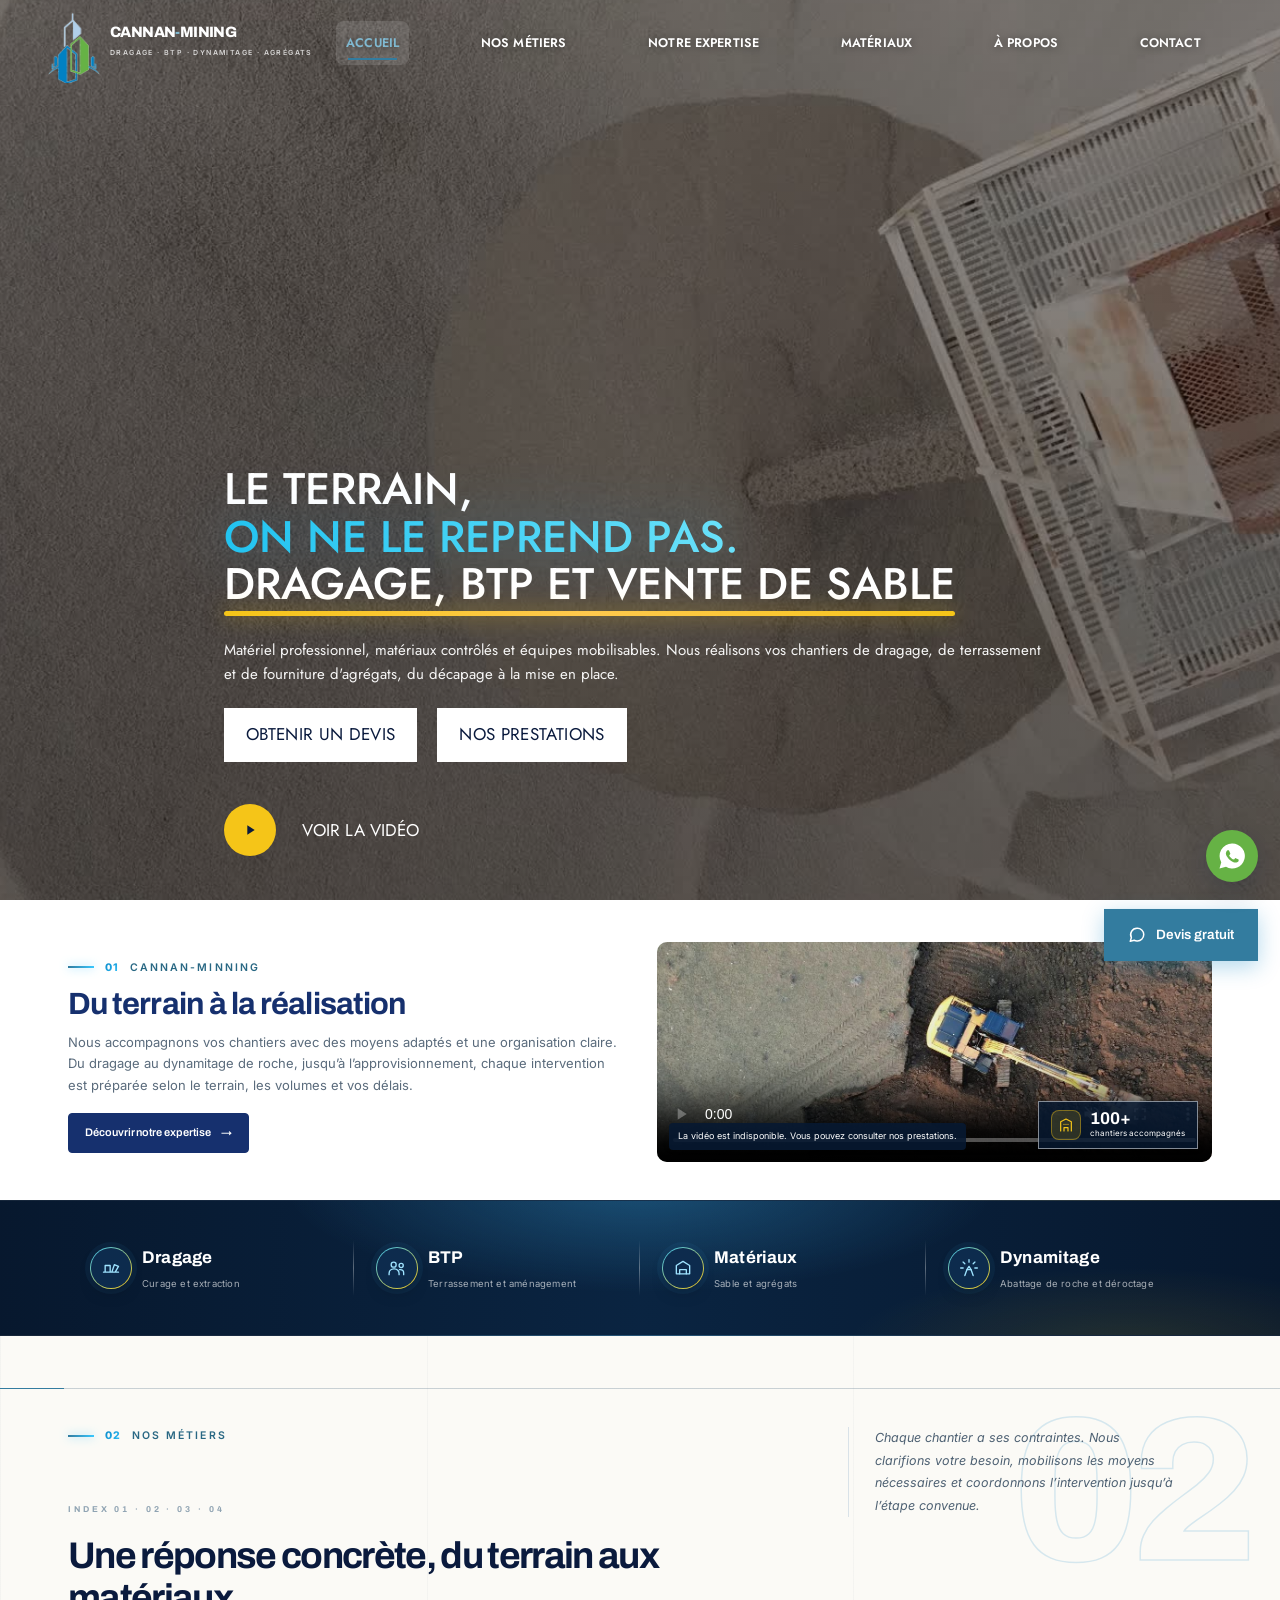
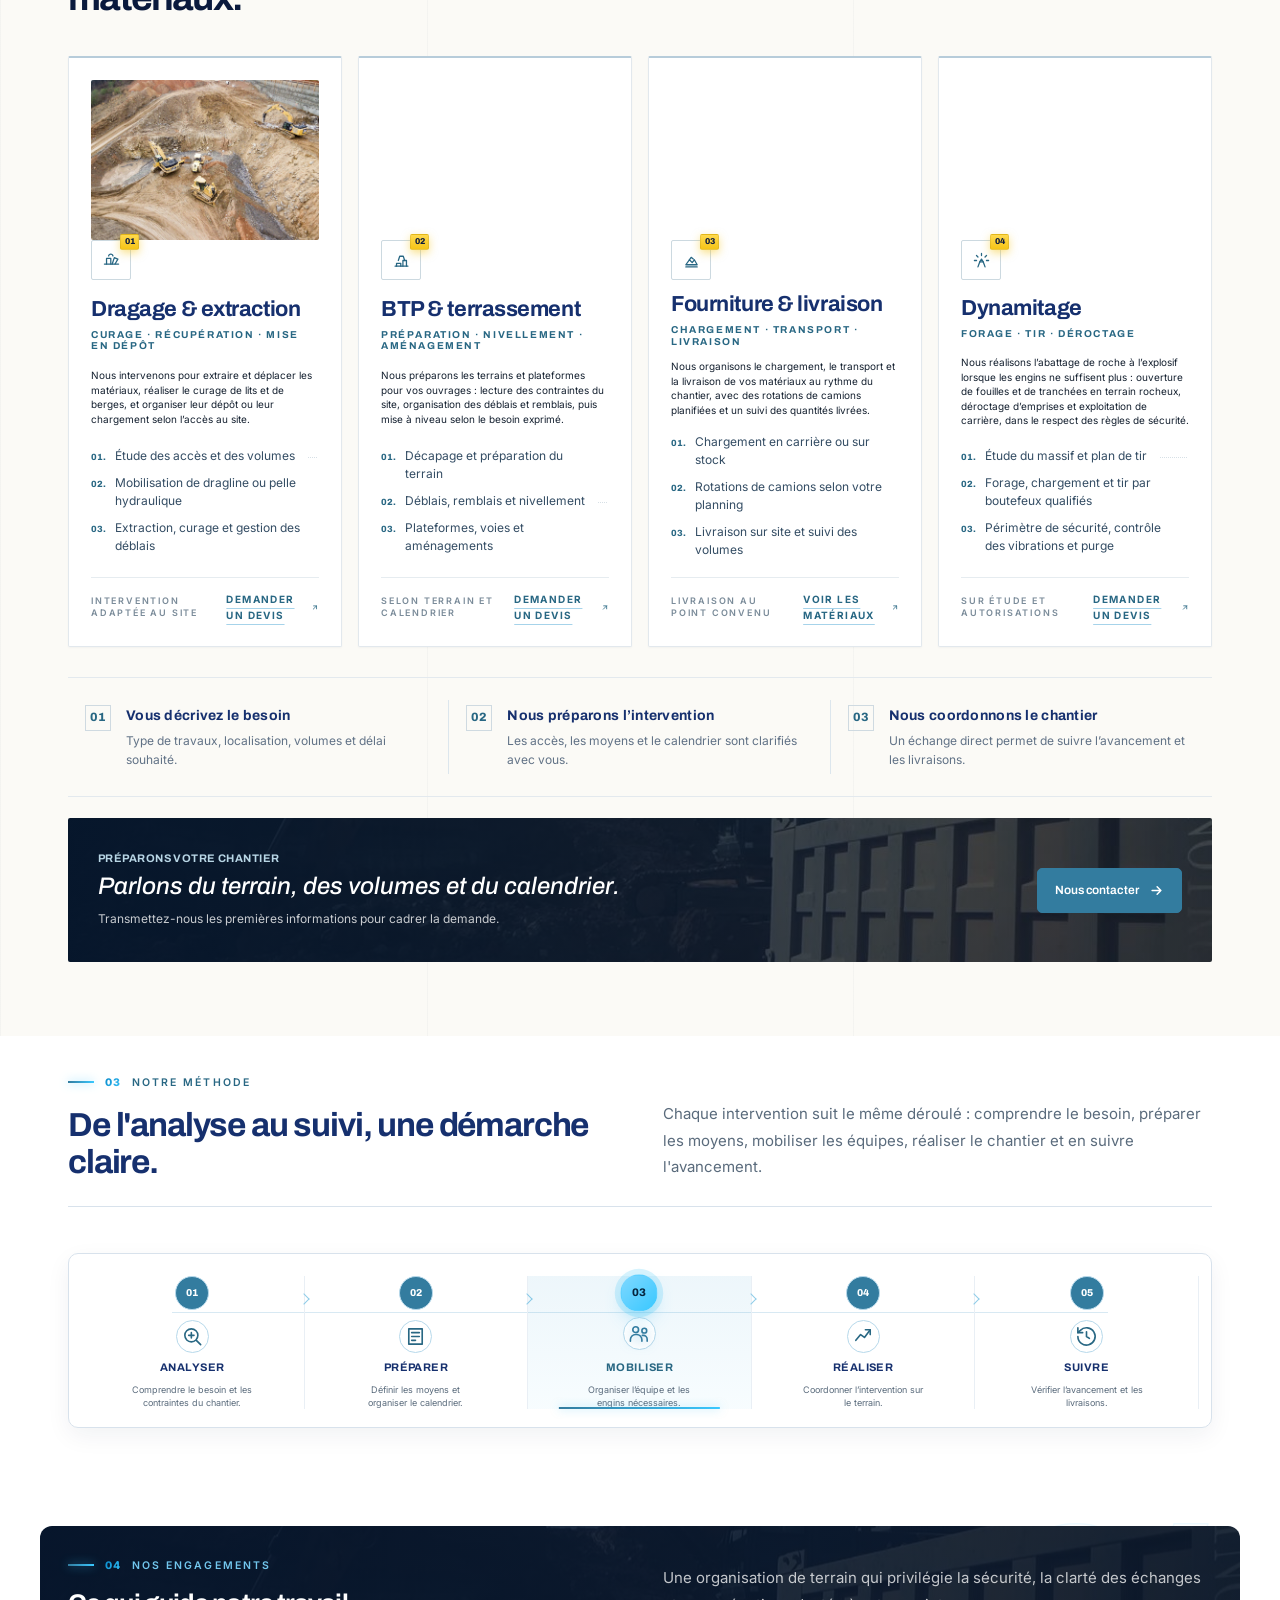
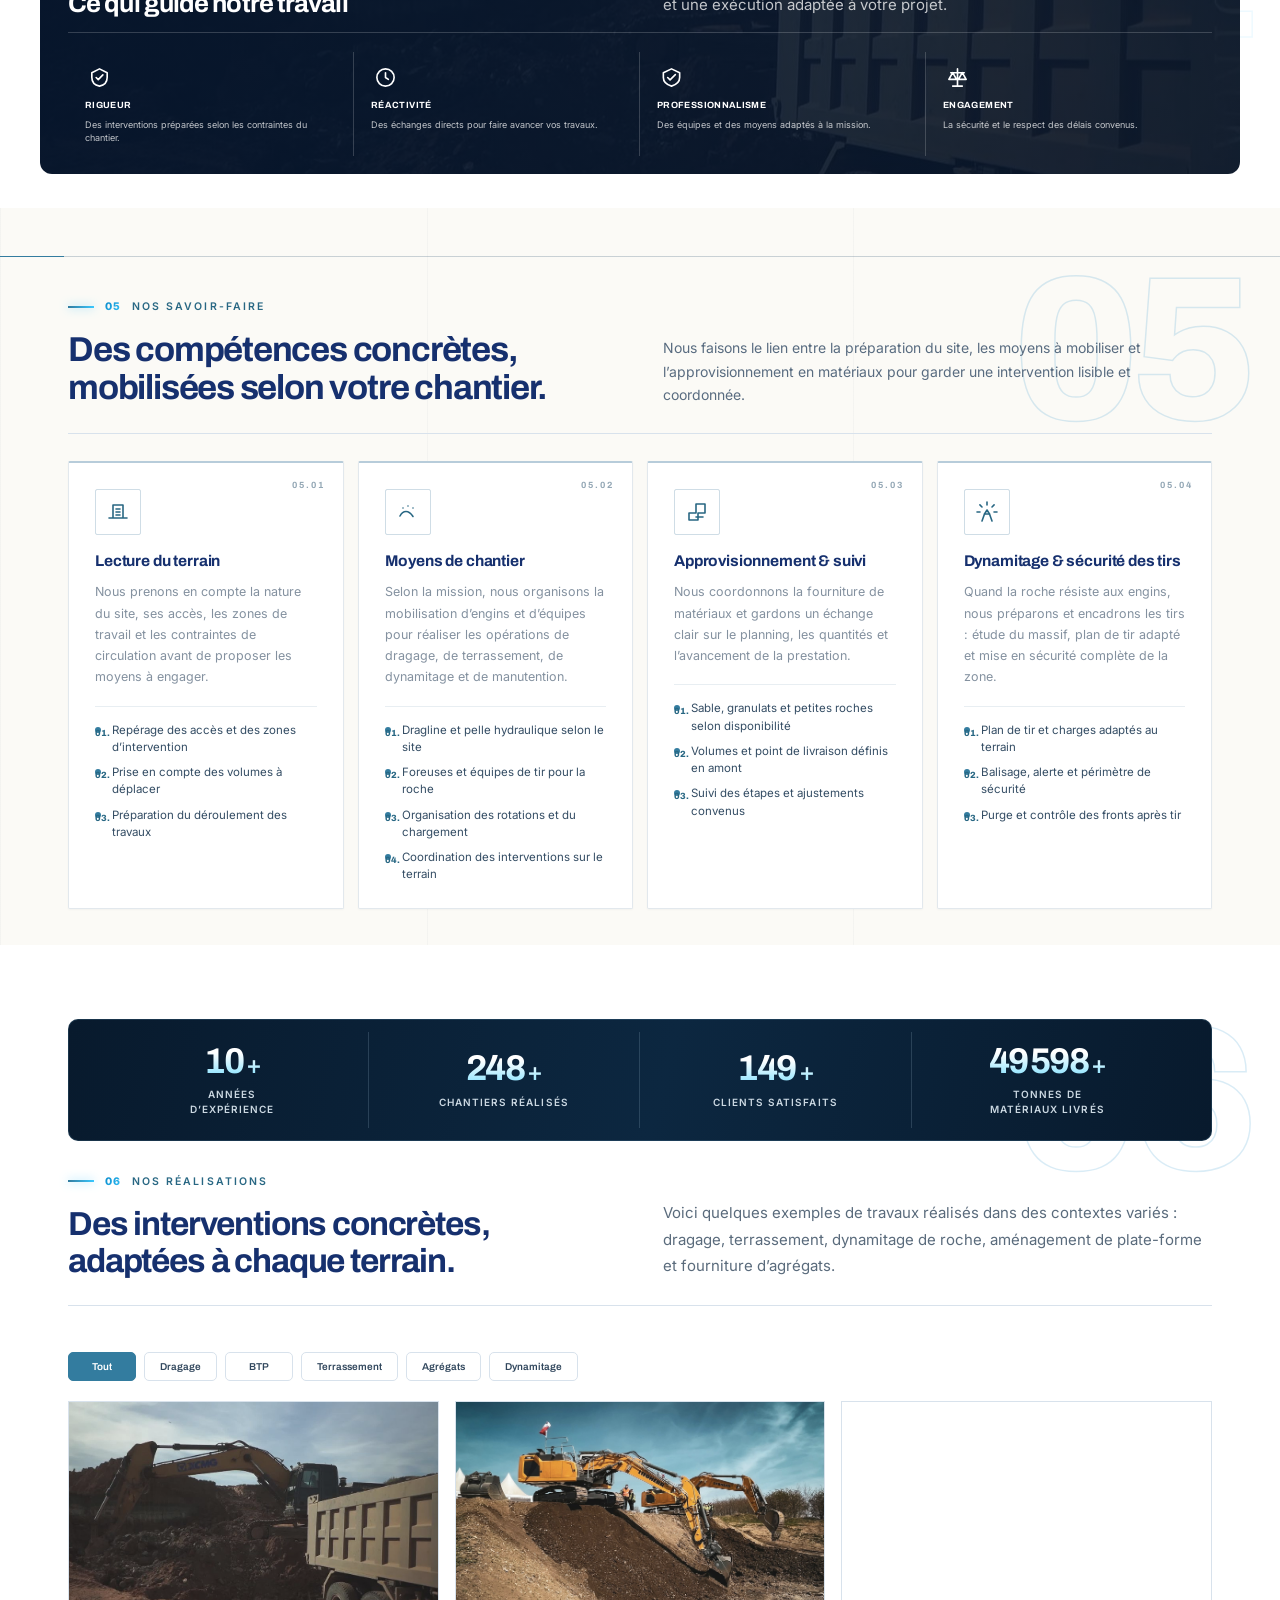
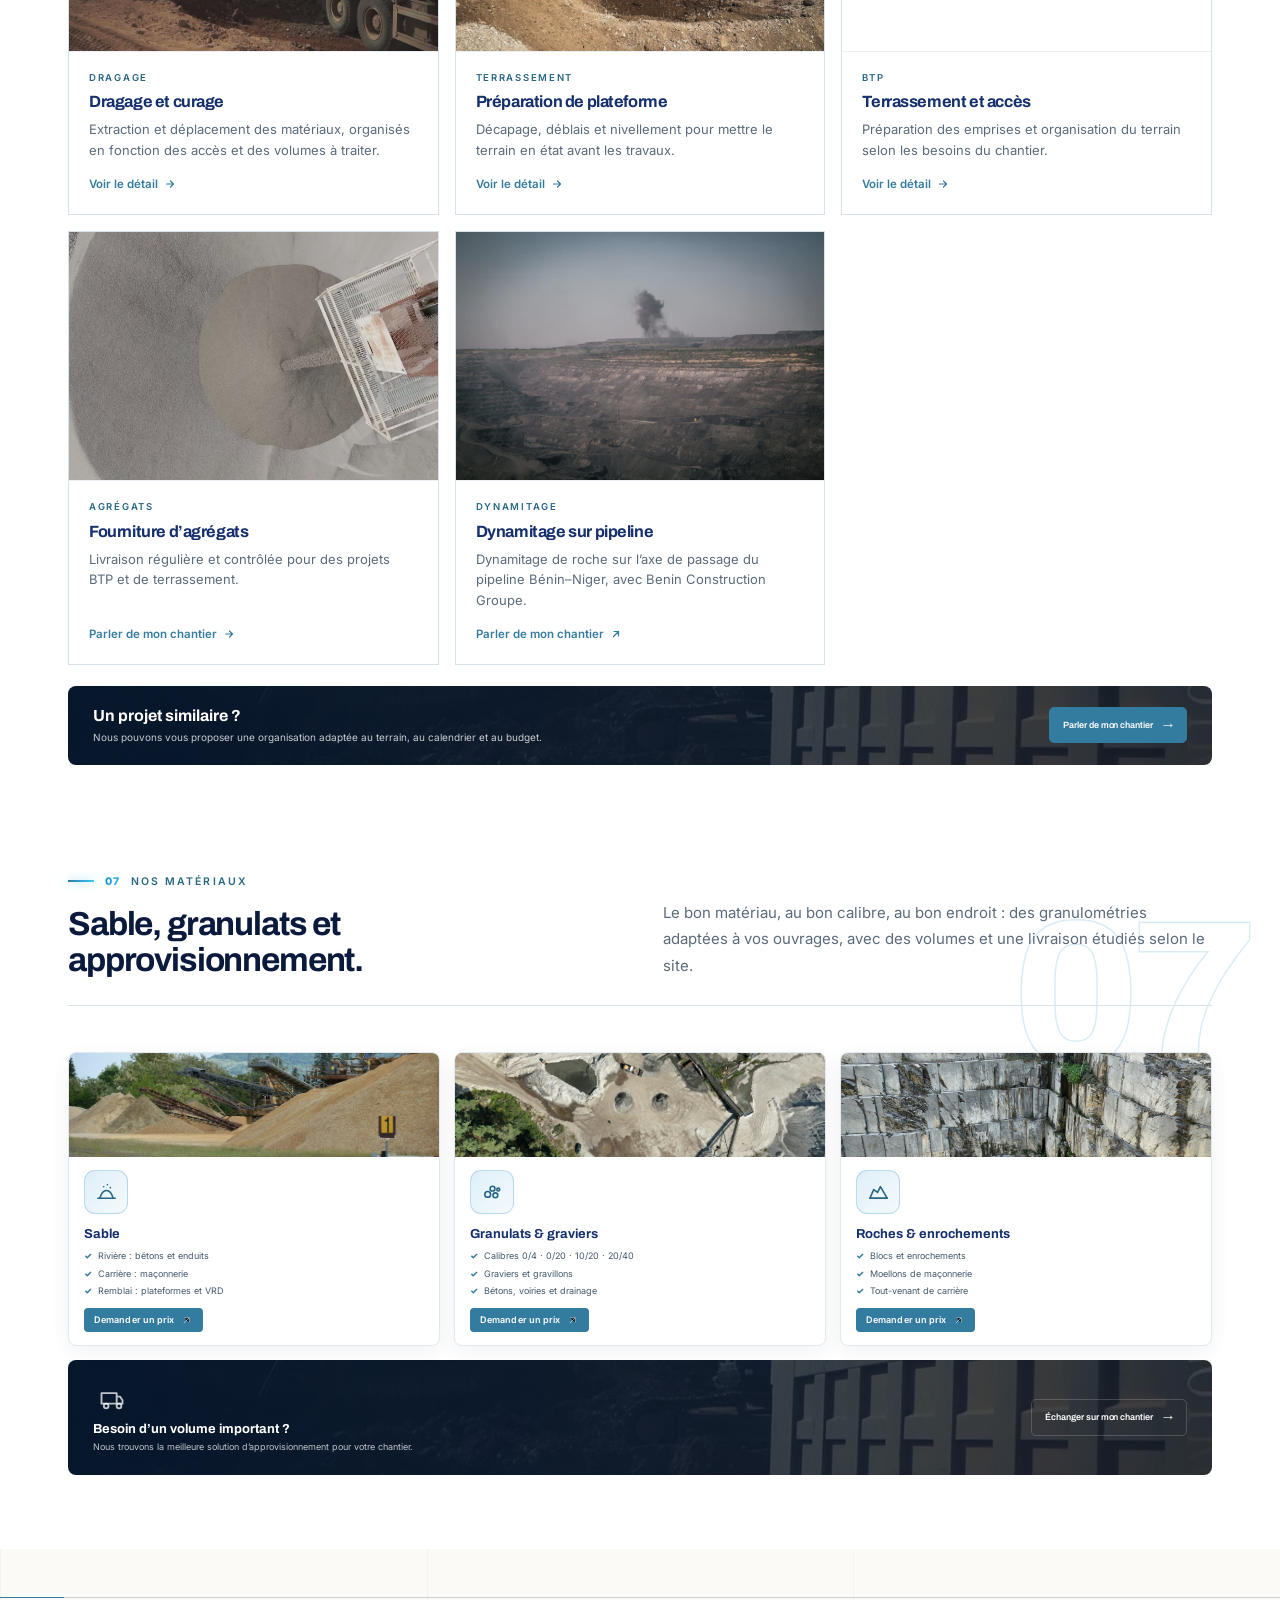
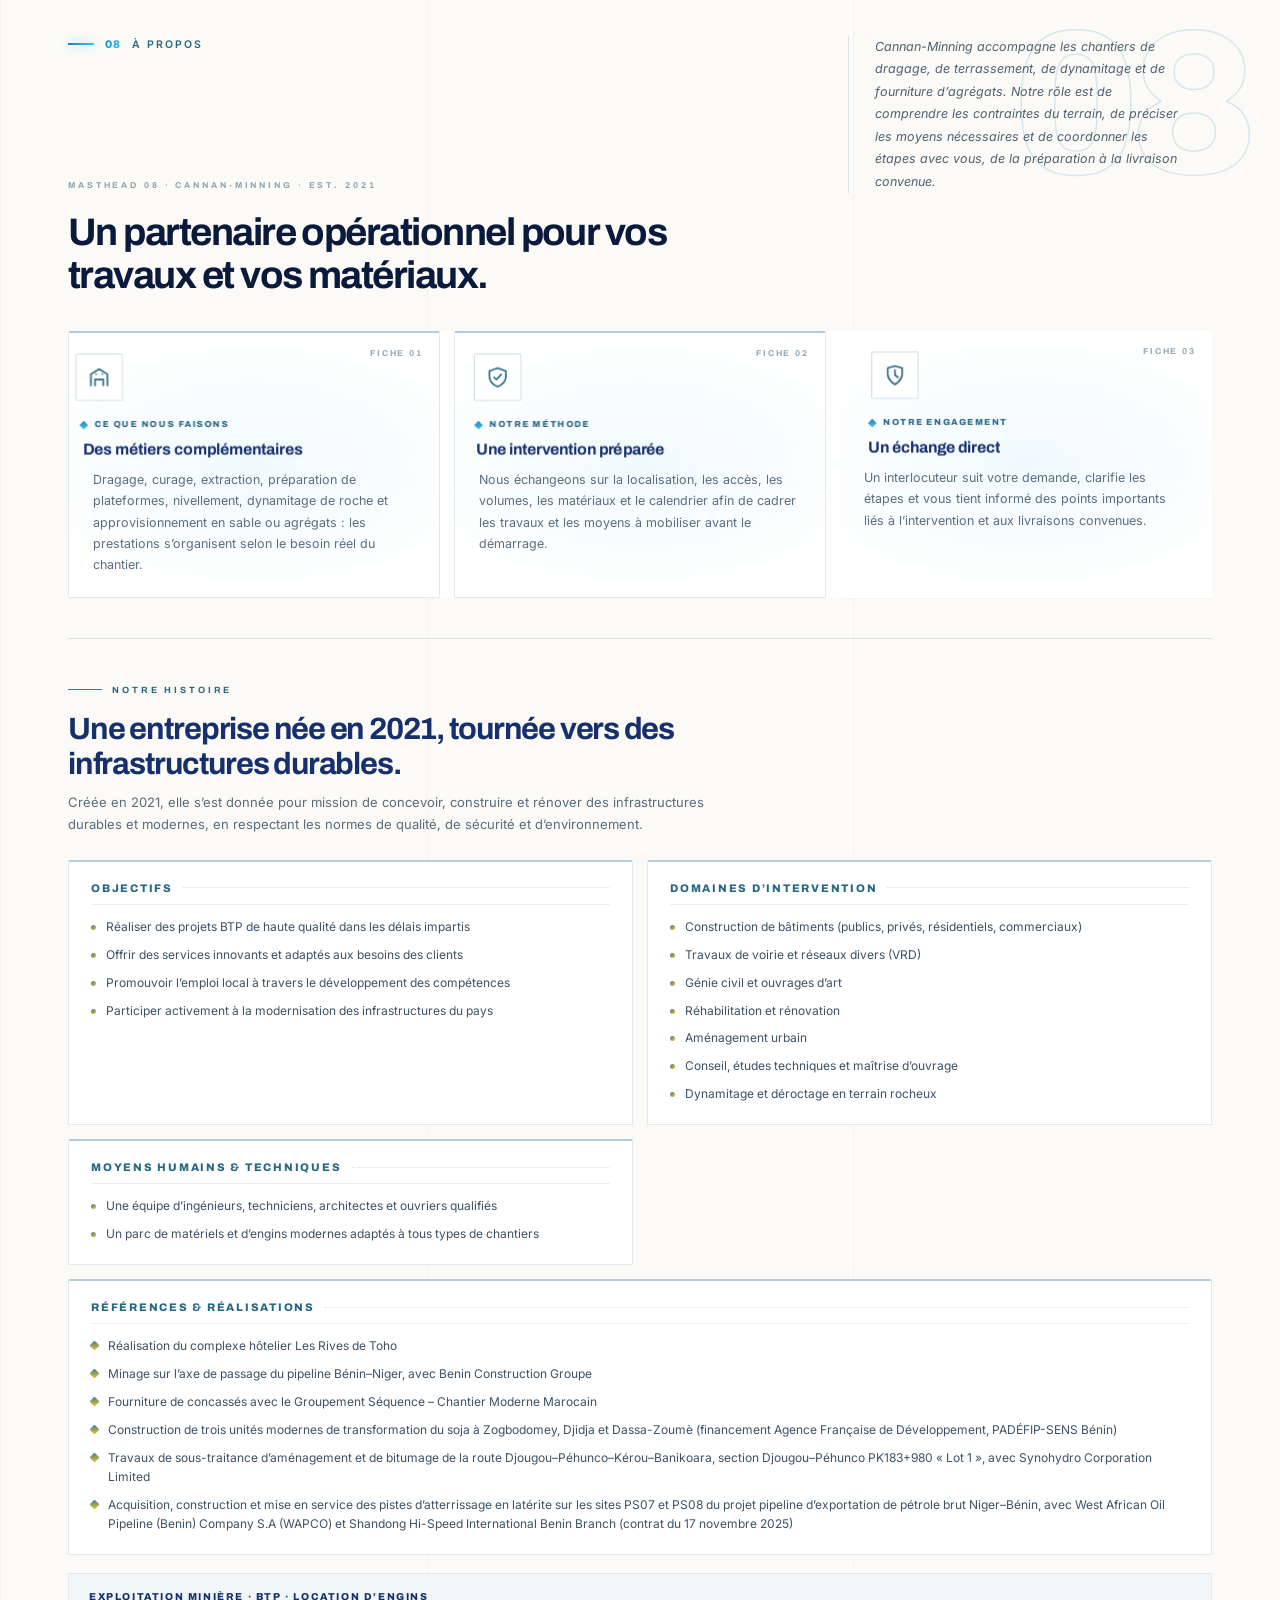
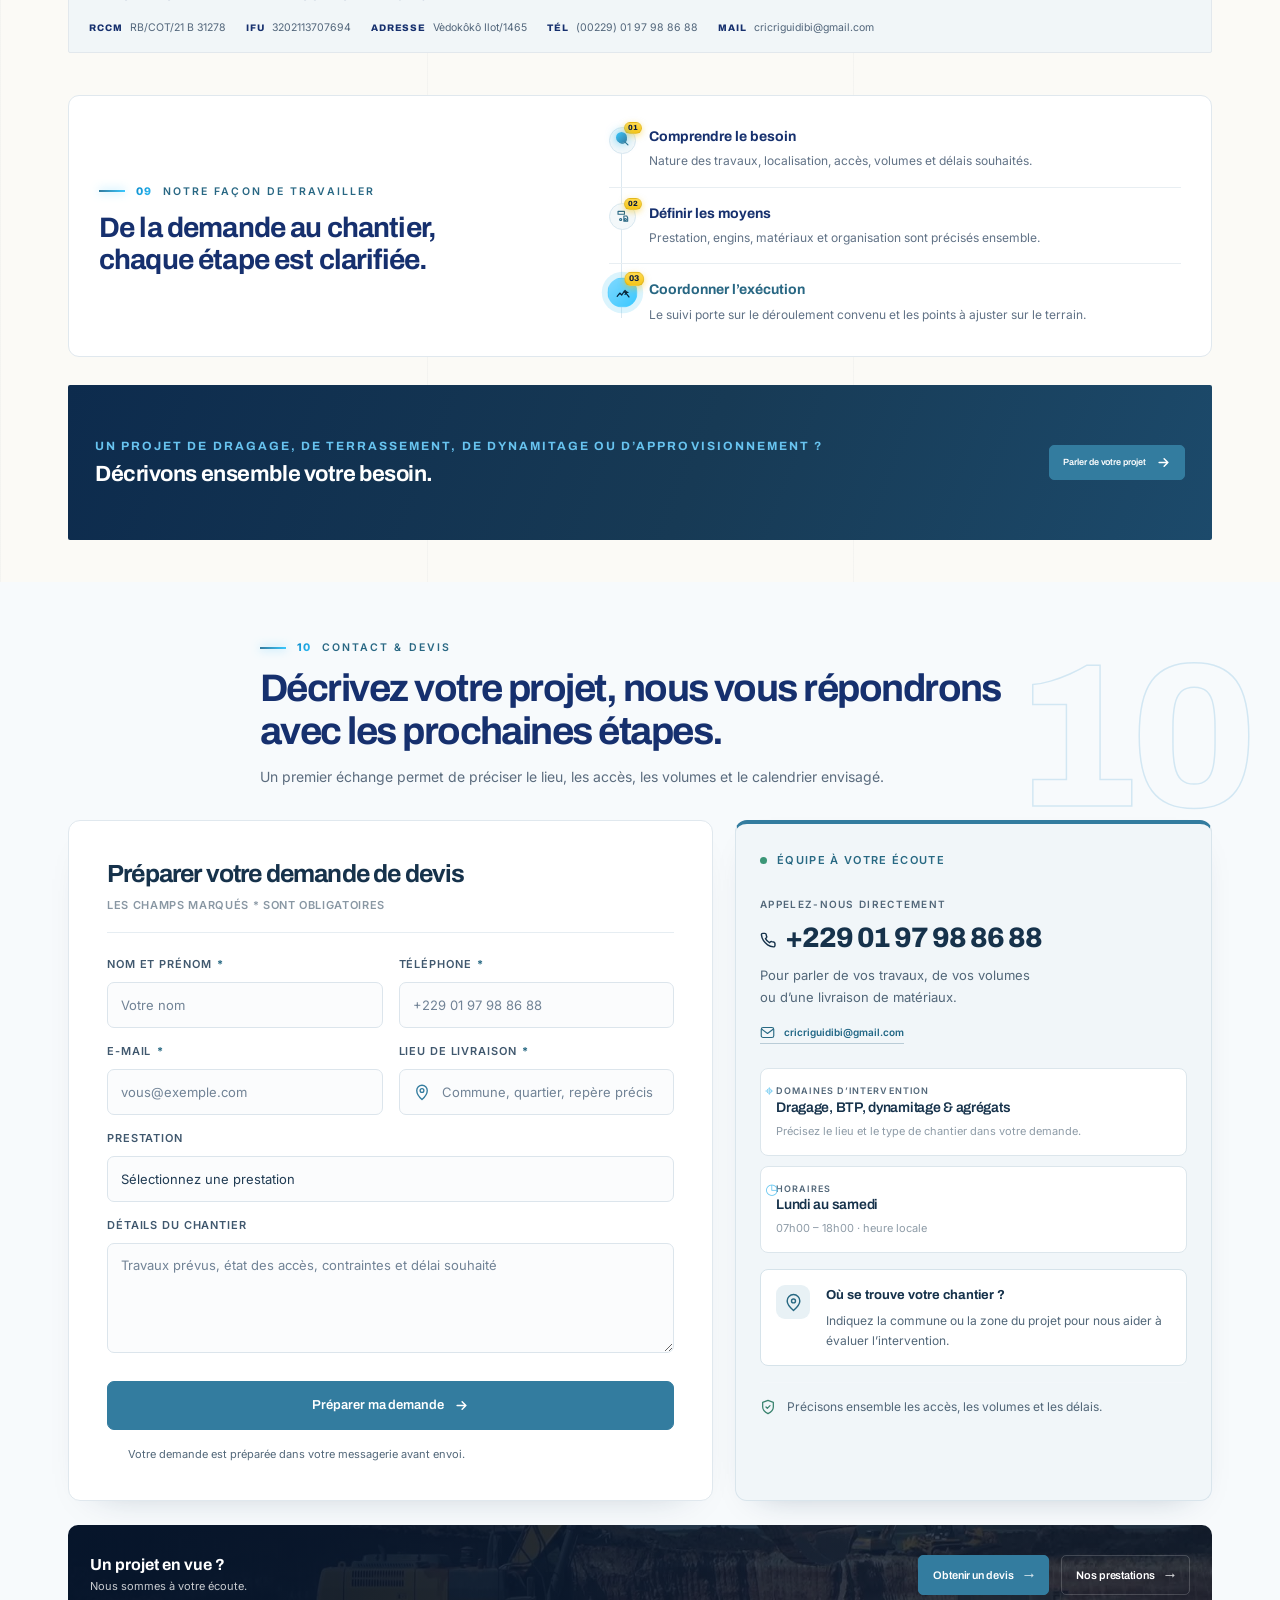
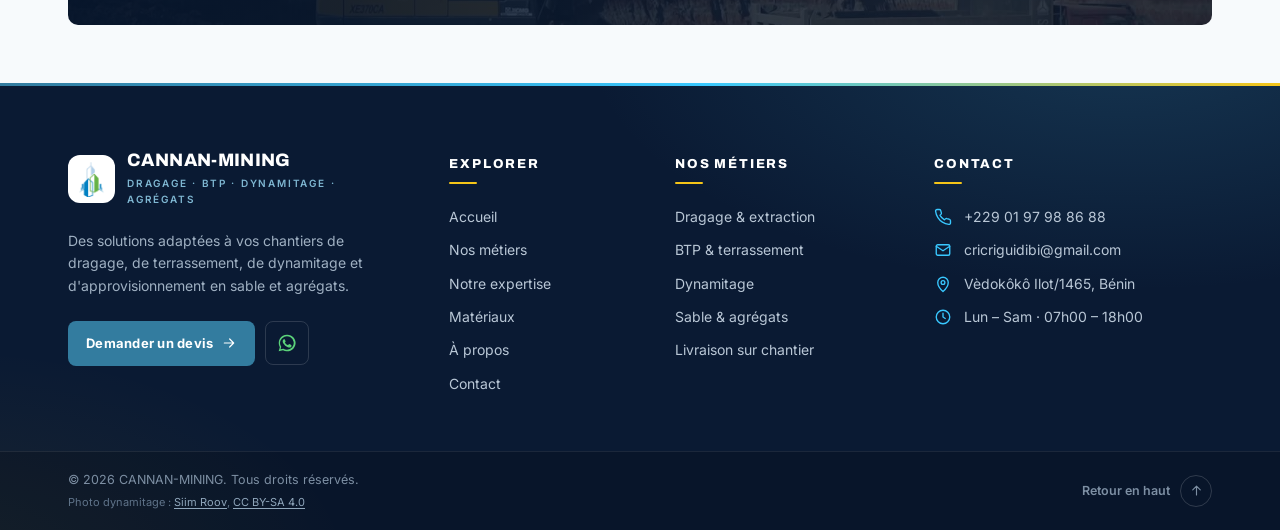
<file: index.html>
<!DOCTYPE html>

<html lang="fr">

<head>

<meta charset="utf-8">

<meta name="viewport" content="width=device-width, initial-scale=1">

<script>
const navigationEntry=performance.getEntriesByType('navigation')[0];
if('scrollRestoration' in history)history.scrollRestoration=navigationEntry&&navigationEntry.type==='reload'?'manual':'auto';
if(navigationEntry&&navigationEntry.type==='reload'){
  if(location.hash)history.replaceState(history.state,'',location.pathname+location.search);
  window.addEventListener('pageshow',()=>window.scrollTo({top:0,left:0,behavior:'instant'}),{once:true});
  window.addEventListener('pagehide',()=>history.scrollRestoration='auto',{once:true});
  window.scrollTo({top:0,left:0,behavior:'instant'});
}
</script>

<title>Cannan-Minning | Dragage, BTP, dynamitage et agr&eacute;gats</title>

<meta name="description" content="Dragage, terrassement BTP, dynamitage de roche, fourniture de sable et agr&eacute;gats. D&eacute;couvrez en une seule page nos prestations, notre expertise, nos mat&eacute;riaux et demandez votre devis.">

<meta name="theme-color" content="#16306E">

<meta property="og:type" content="website">

<meta property="og:locale" content="fr_FR">

<meta property="og:site_name" content="Cannan-Minning">

<meta property="og:title" content="Cannan-Minning | Dragage, BTP, dynamitage et agr&eacute;gats">

<meta property="og:description" content="Dragage, terrassement BTP, dynamitage et fourniture de sable et agr&eacute;gats. Toutes nos prestations r&eacute;unies en une page.">

<meta name="twitter:card" content="summary_large_image">

<link rel="icon" href="img/logo-icon.png" type="image/png">

<link rel="apple-touch-icon" href="img/logo-icon.png">

<link rel="preconnect" href="https://fonts.googleapis.com">

<link rel="preconnect" href="https://fonts.gstatic.com" crossorigin>

<link href="https://fonts.googleapis.com/css2?family=Archivo:wght@500;600;700;800&family=Jost:wght@400;500;600&family=Inter:wght@400;500;600;700&display=swap" rel="stylesheet">

<link rel="stylesheet" href="styles.css?v=20261009-12">

<style>
/* One-page : état actif de la navigation visible à toutes les largeurs */
.hd nav a.on{background:rgba(2,129,194,.08);color:var(--azur-d)}
.mn a.on{color:var(--azur-d)}
.hero,.sec[id]{scroll-margin-top:130px}

/* ===== COUCHE EFFETS — rendu percutant ===== */

::-webkit-scrollbar{width:11px;height:11px}
::-webkit-scrollbar-track{background:#0a1a3d}
::-webkit-scrollbar-thumb{background:linear-gradient(#0281c2,#39c8ff);border:2px solid #0a1a3d;border-radius:8px}
::-webkit-scrollbar-thumb:hover{background:#59d3ff}
::selection{background:#0281c2;color:#fff}

/* Header collant : liseré lumineux animé */
.hd.st::after{content:"";position:absolute;left:0;right:0;bottom:-1px;height:2px;pointer-events:none;background:linear-gradient(90deg,transparent 4%,#0281c2 32%,#39c8ff 50%,#0281c2 68%,transparent 96%);animation:hdPulse 3.4s ease-in-out infinite}
@keyframes hdPulse{50%{opacity:.5}}

/* Hero : titre en dégradé animé, trait lumineux, accent sur l'index */
@keyframes shineTxt{to{background-position:-200% 0}}
@keyframes drawLine{to{transform:scaleX(1)}}
@keyframes eyeGlow{0%,100%{text-shadow:none}50%{text-shadow:0 0 18px rgba(245,197,24,.95)}}
@media(min-width:721px){
  .hero h1 s{background:linear-gradient(95deg,#22c3f0 0%,#8ef0ff 45%,#2a8cff 100%);background-size:200% 100%;-webkit-background-clip:text;background-clip:text;-webkit-text-fill-color:transparent;color:transparent;text-shadow:none;animation:shineTxt 6.5s linear infinite;filter:drop-shadow(0 0 28px rgba(34,175,255,.35))}
  .hero h1 u{position:relative;display:inline-block;padding-bottom:.16em}
  .hero h1 u::after{content:"";position:absolute;left:0;right:0;bottom:0;height:5px;border-radius:3px;background:linear-gradient(90deg,#f5c518,#ffc94d 50%,#f5c518);box-shadow:0 0 20px rgba(245,197,24,.55);transform:scaleX(0);transform-origin:left;animation:drawLine .9s .55s var(--e) forwards}
}
.hero-in .eyebrow b{animation:eyeGlow 2.6s ease-in-out infinite}

/* Labels de section : filet lumineux + numéro en dégradé */
.lb::before{height:2px;background:linear-gradient(90deg,var(--azur),#39c8ff);box-shadow:0 0 10px rgba(57,200,255,.65)}
.lb .ix{background:linear-gradient(135deg,#0281c2,#39c8ff);-webkit-background-clip:text;background-clip:text;-webkit-text-fill-color:transparent}

/* Numéros fantômes géants en fond de section */
.sec[data-ghost]{position:relative;isolation:isolate;overflow:hidden}
.sec[data-ghost]::after{content:attr(data-ghost);position:absolute;top:4px;right:2.5%;z-index:-1;font-family:'Archivo',sans-serif;font-weight:800;font-size:clamp(110px,16vw,235px);line-height:1;letter-spacing:-.05em;color:transparent;-webkit-text-stroke:1.5px rgba(2,129,194,.15);pointer-events:none;user-select:none}
#methode[data-ghost]::after{-webkit-text-stroke-color:rgba(140,215,255,.16)}

/* Navigation latérale de progression synchronisée */
.sdots{position:fixed;top:50%;right:20px;z-index:85;display:flex;flex-direction:column;gap:13px;transform:translateY(-50%);opacity:0;visibility:hidden;transition:opacity .45s var(--e),visibility .45s var(--e)}
.sdots.show{opacity:1;visibility:visible}
.sdots a{position:relative;display:flex;align-items:center;justify-content:flex-end;width:32px;height:12px}
.sdots i{width:9px;height:9px;border-radius:50%;background:#9fb6c8;box-shadow:0 0 0 4px rgba(10,40,80,.10);transition:transform .3s var(--e),background .3s,box-shadow .3s}
.sdots a:hover i{background:#5b7f96;transform:scale(1.2)}
.sdots a.on i{background:#0281c2;transform:scale(1.45);animation:dotPulse 2.4s ease-in-out infinite}
@keyframes dotPulse{0%,100%{box-shadow:0 0 0 5px rgba(2,129,194,.16),0 0 14px rgba(2,129,194,.55)}50%{box-shadow:0 0 0 9px rgba(2,129,194,.08),0 0 28px rgba(2,129,194,.95)}}
.sdots a::after{content:attr(data-label);position:absolute;right:25px;top:50%;padding:6px 11px;border-radius:6px;background:#08203c;color:#fff;font-family:'Inter',sans-serif;font-size:10.5px;font-weight:600;letter-spacing:.09em;text-transform:uppercase;white-space:nowrap;opacity:0;transform:translateY(-50%) translateX(8px);pointer-events:none;transition:opacity .28s var(--e),transform .28s var(--e);box-shadow:0 10px 26px rgba(8,32,60,.35)}
.sdots a:hover::after{opacity:1;transform:translateY(-50%) translateX(0)}
@media(max-width:1100px){.sdots{display:none}}

/* Services : zoom image au survol + halo azur */
.page-services .service-row{overflow:hidden;transition:transform .35s var(--e),box-shadow .35s var(--e),border-color .35s var(--e)}
.page-services .service-row:hover{transform:translateY(-5px);border-color:rgba(2,129,194,.5);box-shadow:0 28px 48px -28px rgba(2,129,194,.65)}
.page-services .service-row__image{transition:transform .6s var(--e),filter .6s var(--e);filter:saturate(.95)}
.page-services .service-row:hover .service-row__image{transform:scale(1.07);filter:saturate(1.2) contrast(1.03)}
.page-services .service-row .svc-n{transition:transform .35s var(--e),background .35s var(--e),color .35s var(--e),border-color .35s var(--e)}
.page-services .service-row:hover .svc-n{transform:rotate(-8deg) scale(1.12);background:var(--azur);border-color:var(--azur);color:#fff}

/* Matériaux : lévitation + zoom de la photo */
.material-card{transition:transform .35s var(--e),box-shadow .35s var(--e),border-color .35s var(--e)}
.material-card:hover{transform:translateY(-6px);border-color:rgba(2,129,194,.5);box-shadow:0 28px 46px -26px rgba(2,129,194,.6)}
.material-card img{transition:transform .55s var(--e)}
.material-card:hover img{transform:scale(1.07)}

/* Engagements, méthode, savoir-faire */
.commitment-card{transition:transform .35s var(--e),box-shadow .35s var(--e),border-color .35s var(--e)}
.commitment-card:hover{transform:translateY(-5px);border-color:rgba(57,200,255,.55);box-shadow:0 24px 44px -26px rgba(2,129,194,.6)}
.approach-step{transition:background .3s var(--e)}
.approach-step:hover{background:linear-gradient(180deg,rgba(2,129,194,.08),rgba(2,129,194,0))}
.page-advantages .approach-step__number{transition:transform .3s var(--e),box-shadow .3s var(--e)}
.approach-step:hover .approach-step__number{transform:translateY(-3px);box-shadow:0 10px 22px rgba(2,129,194,.5)}

/* Chiffres clés : icônes qui s'animent au survol */
.home-stat>span{transition:transform .35s var(--e),background .35s,box-shadow .35s}
.home-stat:hover>span{transform:translateY(-3px) scale(1.12);background:rgba(112,199,238,.15);box-shadow:0 0 26px rgba(57,200,255,.55)}

/* Statistiques : grands chiffres en dégradé lumineux */
.expertise-stat__value{background:linear-gradient(180deg,#fff 25%,#7fe0ff);-webkit-background-clip:text;background-clip:text;-webkit-text-fill-color:transparent;color:transparent;text-shadow:none}
.expertise-stat{transition:background .3s var(--e)}
.expertise-stat:hover{background:rgba(255,255,255,.055)}

/* Galerie */
.g:hover{border-color:rgba(2,129,194,.55);box-shadow:0 20px 42px -18px rgba(2,129,194,.55)}

/* Échelle globale (rendu 100 %) */
html{zoom:1}

/* Services : vraie icône dans la pastille numérotée */
.page-services .service-row .svc-n{position:relative}
.page-services .service-row .svc-n svg{width:17px;height:17px;fill:none;stroke:currentColor;stroke-width:1.8;stroke-linecap:round;stroke-linejoin:round}
.page-services .service-row .svc-n i{position:absolute;top:-7px;right:-9px;padding:1px 4px;border:1px solid rgba(0,0,0,.08);border-radius:8px;background:linear-gradient(180deg,#ffd94d,#f5c518);color:#0a1a3d;font-family:'Archivo',sans-serif;font-size:8.5px;font-style:normal;font-weight:800;line-height:1.35;box-shadow:0 3px 8px rgba(245,197,24,.5)}

/* À propos : vraie icône dans les pastilles 01/02/03 */
.about-steps>li>span svg{width:14px;height:14px;fill:none;stroke:currentColor;stroke-width:1.9;stroke-linecap:round;stroke-linejoin:round}
.about-steps>li>span i{position:absolute;top:-6px;right:-7px;padding:0 3px;border:1px solid rgba(0,0,0,.08);border-radius:7px;background:linear-gradient(180deg,#ffd94d,#f5c518);color:#0a1a3d;font-family:'Archivo',sans-serif;font-size:7.5px;font-style:normal;font-weight:800;line-height:1.4;box-shadow:0 2px 6px rgba(245,197,24,.5)}

/* Matériaux : pastille d'icône dans chaque carte */
.material-card__icon{display:grid;place-items:center;width:44px;height:44px;margin-bottom:13px;border:1px solid rgba(2,129,194,.22);border-radius:11px;background:linear-gradient(135deg,rgba(2,129,194,.13),rgba(2,129,194,.04));color:var(--azur-d)}
.material-card__icon svg{width:23px;height:23px;fill:none;stroke:currentColor;stroke-width:1.7;stroke-linecap:round;stroke-linejoin:round}

/* Prestations : coche réelle au lieu du caractère ✓ */
.service-features li{display:flex;align-items:flex-start;gap:6px}
.service-features li::before{content:"";flex:none;width:13px;height:13px;margin-top:2px;margin-right:0;background:url("data:image/svg+xml,%3Csvg xmlns='http://www.w3.org/2000/svg' viewBox='0 0 24 24' fill='none' stroke='%230281c2' stroke-width='3.2' stroke-linecap='round' stroke-linejoin='round'%3E%3Cpath d='M4 12.5l5 5L20 6.5'/%3E%3C/svg%3E") no-repeat center/contain}

/* Mise en avant "100+ chantiers" : icône incluse */
.home-intro__badge{display:flex;align-items:center;gap:9px}
.hb-ic{display:grid;place-items:center;width:30px;height:30px;flex:none;border:1px solid rgba(245,197,24,.4);border-radius:8px;background:rgba(245,197,24,.16);color:#f5c518}
.hb-ic svg{width:16px;height:16px;fill:none;stroke:currentColor;stroke-width:1.8;stroke-linecap:round;stroke-linejoin:round}
.hb-t{display:grid;gap:0}

/* Téléphone : icône réelle */
.ct-tel svg{width:.58em;height:.58em;margin-right:.3em;vertical-align:-.04em;fill:none;stroke:currentColor;stroke-width:2.1;stroke-linecap:round;stroke-linejoin:round}

/* Retour en haut : flèche réelle */
.ft-top{transform:none}
.ft-top>span{transform:none}
.ft-top>span svg{width:16px;height:16px;fill:none;stroke:currentColor;stroke-width:2.4;stroke-linecap:round;stroke-linejoin:round}

/* CTA footer : flèche réelle */
.ft-compact-cta svg{width:15px;height:15px;fill:none;stroke:currentColor;stroke-width:2.2;stroke-linecap:round;stroke-linejoin:round;transition:transform .25s var(--e)}
.ft-compact-cta:hover svg{transform:translateX(3px)}

/* Formulaire : focus lumineux */
#devis input,#devis select,#devis textarea{transition:border-color .25s,box-shadow .25s}
#devis input:focus,#devis select:focus,#devis textarea:focus{outline:none;border-color:var(--azur);box-shadow:0 0 0 4px rgba(2,129,194,.15),0 10px 30px -18px rgba(2,129,194,.8)}

@media(prefers-reduced-motion:reduce){
  .hd.st::after,.hero h1 s,.hero h1 u::after,.sdots a.on i,.hero-in .eyebrow b{animation:none!important}
  .hero h1 u::after{transform:scaleX(1)}
  .service-intro h2,.page-materials .sh h2,.page-contact .sh h2,.page-about .about-intro h2{background-image:none;color:var(--navy);-webkit-text-fill-color:currentColor;animation:none}
  .page-services .service-row .svc-n i{animation:none}
  .page-services .service-row:hover .service-row__image{transform:none}
  .page-services .service-row:hover .svc-n svg{animation:none}
  .page-advantages .approach-flow::after{display:none}
  .page-advantages .approach-step{transition:none}
  .page-advantages .approach-step.lit::before{width:0}
  .page-about .about-steps::after{display:none}
  .page-about .about-contact-strip::before{display:none}
  .page-about .about-pillar{transform:none!important;will-change:auto}
  .page-about .about-steps li.on>span{transform:none;box-shadow:none}
  .page-about .about-steps li{transition:none}
  .page-about .about-pillar__icon,.page-about .about-pillar__eyebrow,.page-about .about-pillar h3{transform:none}
}

/* ===== Bandeau « chiffres clés » (bleu nuit) : rendu premium ===== */
.home-stats{position:relative;padding:30px 0;border-top:1px solid rgba(255,255,255,.06);border-bottom:1px solid rgba(255,255,255,.06);background:radial-gradient(46% 130% at 50% -10%,rgba(56,160,215,.35),transparent 60%),radial-gradient(40% 110% at 88% 110%,rgba(245,197,24,.12),transparent 55%),linear-gradient(90deg,#07182e,#0a2441 50%,#07182e)}
.home-stat{position:relative;min-height:74px;padding:11px 22px;border:0;transition:background .3s var(--e)}
.home-stat:hover{background:linear-gradient(180deg,rgba(56,160,215,.12),rgba(56,160,215,0))}
.home-stat:not(:last-child)::after{content:"";position:absolute;top:9px;bottom:9px;right:0;width:1px;background:linear-gradient(180deg,rgba(255,255,255,0),rgba(255,255,255,.34),rgba(255,255,255,0))}
.home-stat>span{width:42px;height:42px;border:1px solid transparent;background:linear-gradient(#0d2b4d,#0d2b4d) padding-box,linear-gradient(140deg,#3ac1f5,#f5c518) border-box;color:#9fe3ff;font-size:19px;box-shadow:0 8px 18px -10px rgba(0,0,0,.5),0 0 0 5px rgba(56,160,215,.07)}
.home-stat svg{width:20px;height:20px}
.home-stat b{font-size:17px;letter-spacing:.01em}
.home-stat small{font-size:9.5px;letter-spacing:.02em}
.home-stat:hover>span{transform:translateY(-3px) scale(1.1);background:linear-gradient(#123a63,#123a63) padding-box,linear-gradient(140deg,#f5c518,#3ac1f5) border-box;box-shadow:0 14px 26px -12px rgba(0,0,0,.6),0 0 30px rgba(57,200,255,.5)}

/* ===== NOS MÉTIERS : édition « cahier des travaux » ===== */
.page-services #services{padding-top:52px;background-color:#fbfaf6;background-image:repeating-linear-gradient(90deg,rgba(16,44,72,.03) 0 1px,transparent 1px calc(100%/3));background-size:100% 100%}
.page-services #services::before{content:"";display:block;height:1px;margin-bottom:38px;background:linear-gradient(90deg,var(--azur) 0 64px,rgba(22,60,92,.22) 64px 100%)}
.page-services #services .service-intro{position:relative}
@media(min-width:1100px){
  .service-intro{display:grid;grid-template-columns:2fr 1fr;grid-template-rows:auto 1fr;column-gap:52px;max-width:none;margin-bottom:38px;align-items:start}
  .service-intro .lb{grid-column:1;justify-self:start}
  .service-intro h2{grid-column:1;max-width:660px;margin-top:18px;font-size:clamp(1.9rem,2.9vw,2.7rem);letter-spacing:-.045em}
  .service-intro p{grid-column:2;grid-row:1 / span 2;align-self:center;max-width:330px;margin:0;padding-left:26px;border-left:1px solid #d9e2e8;color:#4d6072;font-size:12.5px;font-style:italic;line-height:1.8}
  .service-intro::after{content:"Index 01 · 02 · 03 · 04";grid-column:1;grid-row:2;align-self:end;color:#8fa3b2;font-family:'Archivo',sans-serif;font-size:8.5px;font-weight:700;letter-spacing:.34em;text-transform:uppercase}
}
@media(max-width:1100px){.service-intro::after{display:none}}
.page-services .service-list{gap:14px}
.page-services .service-row{padding:26px 30px;border:1px solid #e2e8ed;border-top:2px solid #b7ccda;border-radius:2px;background:#fff;box-shadow:0 1px 2px rgba(16,44,72,.04);min-height:0}
.page-services .service-row::after{content:"";position:absolute;left:0;top:0;width:0;height:2px;background:linear-gradient(90deg,var(--azur),#f5c518);transition:width .45s var(--e)}
.page-services .service-row:hover{transform:translateY(-2px);border-top-color:#9fb8c8;box-shadow:0 10px 22px -20px rgba(16,44,72,.28)}
.page-services .service-row:hover::after{width:100%}
.page-services .service-row__image{border-radius:2px;filter:saturate(.8);transition:filter .4s var(--e)}
.page-services .service-row:hover .service-row__image{filter:saturate(1.05)}
.page-services .service-row .svc-n{width:40px;height:40px;border:1px solid #ccd9e0;border-radius:2px;background:transparent;box-shadow:none;transition:background .3s var(--e),border-color .3s var(--e),transform .3s var(--e)}
.page-services .service-row .svc-n i{border-radius:2px}
.page-services .service-row:hover .svc-n{transform:none;background:#edf4f7;border-color:var(--azur);color:var(--azur-d)}
.page-services .service-row h3{letter-spacing:-.02em}
.page-services .service-row h3 em{letter-spacing:.16em}
.page-services .service-row>p{font-size:12.5px;line-height:1.75}
.service-features{counter-reset:fty;margin-top:16px;gap:9px}
.service-features li{counter-increment:fty;align-items:baseline;gap:9px}
.service-features li::before{content:counter(fty,decimal-leading-zero)".";display:inline-block;width:auto;height:auto;flex:0 0 auto;margin:0;border-radius:0;background:none;color:var(--azur-d);font-family:'Archivo',sans-serif;font-size:9px;font-weight:800;line-height:1.6}
.service-features li::after{content:"";flex:1;margin:0 2px 0 4px;border-bottom:1px dotted #d7e0e6;transform:translateY(-2px)}
.page-services .service-row .svc-f{margin-top:20px;border-top:1px solid #e6ecf0}
.page-services .service-row .svc-f>span{font-size:9px;letter-spacing:.2em;color:#7a8b99}
.page-services .service-row .svc-f .svc-a{font-size:10px;letter-spacing:.14em;text-transform:uppercase;text-decoration:underline;text-decoration-color:rgba(2,129,194,.35);text-underline-offset:5px}
.page-services .service-row .svc-f .svc-a svg{transition:transform .3s var(--e)}
.page-services .service-row:hover .svc-f .svc-a svg{transform:translate(3px,-3px)}
.service-process{margin-top:30px;border-color:#e3e9ee}
.service-process>div>span{display:grid;width:26px;height:26px;place-items:center;border:1px solid #cfdae1;color:var(--azur-d)}
.service-process b{letter-spacing:.02em}
.service-proof.content-cta{border-radius:2px}
.service-proof.content-cta b{letter-spacing:.04em}
.service-proof.content-cta strong{font-weight:500;font-style:italic}
@media(max-width:720px){
  .page-services .service-row__image{filter:none}
  .page-services #services{padding-top:38px}
}

/* ===== NOS MÉTIERS : disposition en flex (cartes sur une ligne) ===== */
.page-services .service-list{display:flex;flex-direction:row;align-items:stretch;gap:16px}
.page-services .service-row{flex:1 1 0;min-width:0;display:flex;flex-direction:column;gap:0}
.page-services .service-row__image{order:0;flex:0 0 auto;width:100%;height:180px;min-height:0;align-self:auto}
.page-services .service-row .service-row__body{order:1;flex:1 1 auto;min-width:0;display:flex;flex-direction:column;justify-content:space-between}
.page-services .service-row .service-row__body .svc-t{display:flex;align-items:center;gap:10px;margin:0 0 12px}
.page-services .service-row .service-row__body h3{margin:0}
.page-services .service-row .service-row__body>p{margin-top:12px}
.page-services .service-row .service-row__body .service-features{margin-top:16px}
.page-services .service-row .service-row__body .svc-f{margin-top:18px}
@media(max-width:1100px) and (min-width:901px){
  .page-services .service-list{flex-wrap:wrap}
  .page-services .service-row{flex:1 1 calc(50% - 8px);padding:20px 20px}
  .page-services .service-row__image{height:160px}
}
@media(min-width:1101px){
  .page-services .service-row{padding:22px 22px}
  .page-services .service-row__image{height:160px}
}
@media(max-width:900px){
  .page-services .service-list{flex-direction:column}
  .page-services .service-row{flex:0 0 auto;padding:0;overflow:hidden}
  .page-services .service-row__image{height:210px;border-radius:0}
  .page-services .service-row .service-row__body{padding:18px 20px 20px}
}
@media(min-width:600px) and (max-width:900px){
  .page-services .service-row{flex-direction:row}
  .page-services .service-row__image{width:40%;height:auto;min-height:100%;align-self:stretch}
  .page-services .service-row .service-row__body{flex:1 1 0}
}

/* ===== NOTRE MÉTHODE : flux animé (signal + allumage en cascade) ===== */
.page-advantages .approach-flow::after{content:"";position:absolute;top:57px;left:8.5%;width:76px;height:3px;border-radius:2px;background:linear-gradient(90deg,rgba(58,193,245,0),#39c8ff);box-shadow:0 0 10px 1px rgba(58,193,245,.7),0 2px 16px rgba(58,193,245,.45);z-index:2;opacity:0;animation:flowComet 3s ease-in-out infinite}
@keyframes flowComet{0%{left:8.5%;opacity:0}8%{opacity:1}90%{opacity:1}100%{left:90%;opacity:0}}
.page-advantages .approach-flow::before{transition:background .3s var(--e)}
.page-advantages .approach-step{transition:background-color .45s var(--e)}
.page-advantages .approach-step::before{content:"";position:absolute;bottom:0;left:50%;width:0;height:2px;transform:translateX(-50%);background:linear-gradient(90deg,var(--azur),#39c8ff);transition:width .45s var(--e);box-shadow:0 0 8px rgba(58,193,245,.5)}
.page-advantages .approach-step.lit::before{width:72%}
.page-advantages .approach-step.lit{background:linear-gradient(180deg,rgba(2,129,194,.07),rgba(58,193,245,.04))}
.page-advantages .approach-step.lit .approach-step__number{color:#06253d;border-color:transparent;background:linear-gradient(135deg,#7fd8ff,#39c8ff);box-shadow:0 0 0 5px rgba(58,193,245,.2),0 8px 18px -6px rgba(58,193,245,.7);transform:scale(1.1);transition:transform .45s var(--e),box-shadow .45s var(--e),background .45s var(--e)}
.page-advantages .approach-step.lit .approach-step__icon{color:var(--azur);transform:translateY(-3px);transition:transform .45s var(--e),color .45s var(--e)}
.page-advantages .approach-step.lit .approach-step__icon svg{filter:drop-shadow(0 3px 6px rgba(2,129,194,.35));transition:filter .45s var(--e)}
.page-advantages .approach-step.lit b{color:var(--azur-d)}

/* ===== NOS SAVOIR-FAIRE : plateau éditorial ===== */
.page-advantages #expertise{position:relative;padding-top:48px;padding-bottom:36px;background-color:#fbfaf6;background-image:repeating-linear-gradient(90deg,rgba(16,44,72,.03) 0 1px,transparent 1px calc(100%/3))}
.page-advantages #expertise::before{content:"";display:block;height:1px;margin-bottom:34px;background:linear-gradient(90deg,var(--azur) 0 64px,rgba(22,60,92,.22) 64px 100%)}
.page-advantages #expertise .commitment-grid{counter-reset:sk;display:grid;grid-template-columns:repeat(3,minmax(0,1fr));gap:14px}
.page-advantages #expertise .commitment-card{counter-increment:sk;position:relative;padding:26px 26px 24px;border:1px solid #e2e8ed;border-top:2px solid #b7ccda;border-radius:2px;background:#fff;box-shadow:0 1px 2px rgba(16,44,72,.04);transition:transform .35s var(--e),box-shadow .35s var(--e),border-color .35s var(--e)}
.page-advantages #expertise .commitment-card::after{content:"";position:absolute;left:0;top:0;width:0;height:2px;background:linear-gradient(90deg,var(--azur),#39c8ff);transition:width .4s var(--e)}
.page-advantages #expertise .commitment-card::before{content:"05." counter(sk,decimal-leading-zero);position:absolute;top:15px;right:18px;color:#93a7b5;font-family:'Archivo',sans-serif;font-size:9px;font-weight:700;letter-spacing:.22em;transition:color .3s var(--e)}
.page-advantages #expertise .commitment-card:hover{transform:translateY(-3px);border-top-color:#9fb8c8;box-shadow:0 14px 26px -22px rgba(16,44,72,.32)}
.page-advantages #expertise .commitment-card:hover::after{width:100%}
.page-advantages #expertise .commitment-card:hover::before{color:var(--azur-d)}
.page-advantages #expertise .commitment-card>span{display:grid;width:46px;height:46px;place-items:center;margin-bottom:17px;border:1px solid #cfdde6;border-radius:2px;background:linear-gradient(#fff,#fff) padding-box,linear-gradient(135deg,#cfdde6,#e8f0f5) border-box;color:var(--azur-d);transition:box-shadow .3s var(--e),transform .3s var(--e)}
.page-advantages #expertise .commitment-card>span svg{width:24px;height:24px;stroke-width:1.6;transition:transform .3s var(--e)}
.page-advantages #expertise .commitment-card:hover>span{transform:translateY(-2px);box-shadow:0 0 0 4px rgba(2,129,194,.1),0 10px 18px -12px rgba(2,129,194,.45)}
.page-advantages #expertise .commitment-card:hover>span svg{transform:rotate(-7deg) scale(1.06)}
.page-advantages #expertise .commitment-card h3{position:relative;width:fit-content;font-size:15.5px;letter-spacing:-.01em;text-transform:none;color:var(--navy)}
.page-advantages #expertise .commitment-card h3::after{content:"";position:absolute;left:0;bottom:-5px;height:2px;width:100%;background:linear-gradient(90deg,var(--azur),#39c8ff);transform:scaleX(0);transform-origin:left;transition:transform .35s var(--e)}
.page-advantages #expertise .commitment-card:hover h3::after{transform:scaleX(1)}
.page-advantages #expertise .commitment-card p{margin:12px 0 0;color:#5b6d80;font-size:12.5px;line-height:1.7}
.page-advantages #expertise .commitment-card ul{counter-reset:fl;display:grid;gap:8px;margin:18px 0 0;padding:15px 0 0;border-top:1px solid #e8eef2;list-style:none}
.page-advantages #expertise .commitment-card li{counter-increment:fl;display:flex;align-items:baseline;gap:9px;color:#344d64;font-size:11.5px;line-height:1.5}
.page-advantages #expertise .commitment-card li::before{content:counter(fl,decimal-leading-zero) ".";flex:none;color:var(--azur-d);font-family:'Archivo',sans-serif;font-size:9px;font-weight:800}
.page-advantages #expertise .rv:nth-child(2){transition-delay:.08s}
.page-advantages #expertise .rv:nth-child(3){transition-delay:.16s}
@media(max-width:900px){
  .page-advantages #expertise .commitment-grid{grid-template-columns:1fr 1fr}
}
@media(max-width:720px){
  .page-advantages #expertise{padding-top:40px}
  .page-advantages #expertise .commitment-grid{grid-template-columns:1fr}
  .page-advantages #expertise .commitment-card{padding:22px 20px}
}

/* ===== À PROPOS : plateau éditorial + dynamique ===== */
.page-about #apropos{position:relative;padding-top:48px;padding-bottom:42px;background-color:#fbfaf6;background-image:repeating-linear-gradient(90deg,rgba(16,44,72,.03) 0 1px,transparent 1px calc(100%/3))}
.page-about #apropos::before{content:"";display:block;height:1px;margin-bottom:38px;background:linear-gradient(90deg,var(--azur) 0 64px,rgba(22,60,92,.22) 64px 100%)}
.page-about .about-intro{position:relative;max-width:none;margin:0 0 34px;text-align:left;z-index:1}
@media(min-width:1100px){
  .page-about .about-intro{display:grid;grid-template-columns:2fr 1fr;grid-template-rows:auto 1fr;column-gap:52px;align-items:start}
  .page-about .about-intro .lb{grid-column:1;justify-self:start}
  .page-about .about-intro h2{grid-column:1;max-width:680px;margin-top:18px}
  .page-about .about-intro p{grid-column:2;grid-row:1 / span 2;align-self:center;max-width:330px;margin:0;padding-left:26px;border-left:1px solid #d9e2e8;color:#4d6072;font-size:12.5px;font-style:italic;line-height:1.8}
  .page-about .about-intro::after{content:"Masthead 08 · Cannan-Minning · Est. 2021";grid-column:1;grid-row:2;align-self:end;color:#8fa3b2;font-family:'Archivo',sans-serif;font-size:8.5px;font-weight:700;letter-spacing:.34em;text-transform:uppercase}
}
@media(max-width:1100px){.page-about .about-intro::after{display:none}}
.page-about .about-pillars{counter-reset:ap;display:grid;grid-template-columns:repeat(3,minmax(0,1fr));gap:14px;perspective:900px}
.page-about .about-pillar{counter-increment:ap;position:relative;min-height:210px;padding:24px 24px 22px;border:1px solid #e2e8ed;border-top:2px solid #b7ccda;border-radius:2px;background:radial-gradient(120% 90% at var(--gx,50%) var(--gy,50%),rgba(58,193,245,.08),transparent 55%),#fff;box-shadow:0 1px 2px rgba(16,44,72,.04);transform-style:preserve-3d;will-change:transform;transition:border-color .35s var(--e),box-shadow .35s var(--e),opacity .7s var(--e),transform .7s var(--e)}
.page-about .about-pillar::before{content:"Fiche " counter(ap,decimal-leading-zero);position:absolute;top:14px;right:16px;color:#93a7b5;font-family:'Archivo',sans-serif;font-size:8.5px;font-weight:700;letter-spacing:.22em;text-transform:uppercase;transition:color .3s var(--e)}
.page-about .about-pillar::after{content:"";position:absolute;left:0;top:0;width:0;height:2px;background:linear-gradient(90deg,var(--azur),#39c8ff);transition:width .4s var(--e)}
.page-about .about-pillar:hover{border-top-color:#9fb8c8;box-shadow:0 16px 30px -26px rgba(16,44,72,.38)}
.page-about .about-pillar:hover::after{width:100%}
.page-about .about-pillar:hover::before{color:var(--azur-d)}
.page-about .about-pillar__icon{display:grid;width:46px;height:46px;place-items:center;margin-bottom:16px;border:1px solid #cfdde6;border-radius:2px;background:#fff;color:var(--azur-d);transform:translateZ(28px);transition:box-shadow .35s var(--e),border-color .35s var(--e)}
.page-about .about-pillar__icon svg{width:24px;height:24px;stroke-width:1.6;transition:transform .3s var(--e)}
.page-about .about-pillar:hover .about-pillar__icon{border-color:#b9d6e8;box-shadow:0 10px 18px -12px rgba(2,129,194,.45)}
.page-about .about-pillar:hover .about-pillar__icon svg{transform:rotate(-8deg) scale(1.08)}
.page-about .about-pillar__eyebrow{display:flex;align-items:center;gap:8px;color:var(--azur-d);font-family:'Archivo',sans-serif;font-size:8.5px;font-weight:800;letter-spacing:.16em;text-transform:uppercase;transform:translateZ(20px)}
.page-about .about-pillar__eyebrow::before{content:"";width:6px;height:6px;transform:rotate(45deg);background:linear-gradient(135deg,var(--azur),#39c8ff)}
.page-about .about-pillar h3{font-size:15.5px;line-height:1.25;letter-spacing:-.01em;transform:translateZ(16px)}
.page-about .about-pillar p{margin-top:10px;color:#5b6d80;font-size:12.5px;line-height:1.7}
.company-history__head.rv{transition-delay:.02s}
.company-history .history-block.rv:nth-of-type(1){transition-delay:.05s}
.company-history .history-block.rv:nth-of-type(2){transition-delay:.12s}
.company-history .history-block.rv:nth-of-type(3){transition-delay:.19s}
.company-history .history-block.rv:nth-of-type(4){transition-delay:.26s}
.company-history .history-foot.rv{transition-delay:.34s}
.page-about .about-detail{position:relative}
.page-about .about-steps{position:relative}
.page-about .about-steps::before{content:"";position:absolute;left:12px;top:10px;bottom:10px;width:1px;background:#dce8f0}
.page-about .about-steps::after{content:"";position:absolute;left:7px;top:4%;width:11px;height:11px;border-radius:50%;background:linear-gradient(135deg,#39c8ff,var(--azur));box-shadow:0 0 10px 1px rgba(58,193,245,.65);z-index:1;animation:stepDrop 3.6s ease-in-out infinite alternate}
@keyframes stepDrop{0%{top:4%}100%{top:90%}}
.page-about .about-steps li{transition:background-color .4s var(--e),opacity .7s var(--e),transform .7s var(--e)}
.page-about .about-steps li.rv:nth-of-type(2){transition-delay:.12s}
.page-about .about-steps li.rv:nth-of-type(3){transition-delay:.24s}
.page-about .about-steps li>span{transition:box-shadow .4s var(--e),background .4s var(--e),transform .4s var(--e),border-color .4s var(--e)}
.page-about .about-steps li.on>span{border-color:transparent;background:linear-gradient(135deg,#7fd8ff,#39c8ff);color:#06253d;box-shadow:0 0 0 5px rgba(58,193,245,.18);transform:scale(1.12)}
.page-about .about-steps li.on b{color:var(--azur-d)}
.page-about .about-steps li:hover>span{transform:scale(1.06)}
.page-about .about-contact-strip{position:relative;overflow:hidden;border-radius:2px;background:linear-gradient(112deg,#0d2b4d,#173a55 55%,#1c4a6b)}
.page-about .about-contact-strip::before{content:"";position:absolute;inset:0;background:linear-gradient(115deg,transparent 40%,rgba(255,255,255,.13) 50%,transparent 60%);transform:translateX(-130%);animation:ctaSheen 4.5s ease-in-out infinite;pointer-events:none}
@keyframes ctaSheen{0%,62%{transform:translateX(-130%)}100%{transform:translateX(145%)}}
@media(max-width:900px){.page-about .about-pillars{grid-template-columns:1fr 1fr}}
@media(max-width:720px){
  .page-about #apropos{padding-top:40px}
  .page-about .about-pillars{grid-template-columns:1fr}
  .page-about .about-pillar{min-height:0;padding:21px 20px}
}

/* ================= EFFETS DYNAMIQUES ================= */

/* ===== NOTRE HISTOIRE : dossier éditorial ===== */
.company-history{margin-top:40px;padding-top:34px;border-top:1px solid var(--line)}
.company-history__head{max-width:760px}
.company-history__head .k{display:inline-flex;align-items:center;gap:10px;color:var(--azur-d);font-family:'Archivo',sans-serif;font-size:9px;font-weight:700;letter-spacing:.32em;text-transform:uppercase}
.company-history__head .k::before{content:"";width:34px;height:1px;background:var(--azur)}
.company-history__head h2{margin-top:13px;color:var(--navy);font-size:clamp(1.5rem,2.4vw,2.1rem);line-height:1.15;letter-spacing:-.04em}
.company-history__head p{margin-top:10px;max-width:660px;color:var(--muted);font-size:13px;line-height:1.7}
.history-grid{display:grid;grid-template-columns:repeat(2,minmax(0,1fr));gap:14px;margin-top:24px}
.history-block{padding:20px 22px;border:1px solid #e2e8ed;border-top:2px solid #b7ccda;border-radius:2px;background:#fff}
.history-block--wide{grid-column:1 / -1}
.history-block h3{display:flex;align-items:center;gap:10px;margin-bottom:13px;padding-bottom:10px;border-bottom:1px solid #e8eef2;color:var(--azur-d);font-family:'Archivo',sans-serif;font-size:11px;font-weight:800;letter-spacing:.16em;text-transform:uppercase}
.history-block h3::after{content:"";flex:1;border-bottom:1px dotted #d7e0e6}
.history-list{display:grid;gap:9px;margin:0;padding:0;list-style:none}
.history-list li{display:flex;gap:10px;align-items:flex-start;color:#3d5266;font-size:12px;line-height:1.58}
.history-list li::before{content:"";flex:none;width:5px;height:5px;margin-top:7px;border-radius:50%;background:linear-gradient(135deg,var(--azur),#f5c518)}
.history-list--marks li::before{width:7px;height:7px;margin-top:5px;border-radius:1px;transform:rotate(45deg)}
.history-foot{margin-top:18px;display:flex;align-items:center;justify-content:space-between;gap:14px 22px;flex-wrap:wrap;padding:15px 20px;border:1px solid #e2e8ed;border-radius:2px;background:#f1f6f8}
.history-chip{font-family:'Archivo',sans-serif;font-size:10px;font-weight:800;letter-spacing:.16em;text-transform:uppercase;color:var(--navy)}
.history-id{display:flex;flex-wrap:wrap;gap:7px 20px;align-items:center}
.history-id span{display:inline-flex;gap:7px;align-items:baseline;color:#51657a;font-size:10.5px}
.history-id b{color:var(--navy);font-family:'Archivo',sans-serif;font-size:9.5px;font-weight:800;letter-spacing:.1em;text-transform:uppercase}
@media(max-width:720px){.history-grid{grid-template-columns:1fr}}
#scrollbar{position:fixed;top:0;left:0;z-index:130;height:3px;width:0;background:linear-gradient(90deg,#0b3d63,#3ac1f5,#f5c518);box-shadow:0 0 12px rgba(58,193,245,.55);pointer-events:none}

/* Numéros fantômes : légère translation au défilement */
.sec[data-ghost]::after{transform:translateY(var(--gp,0px));transition:transform .3s linear}

/* Fiches métiers : reflet qui suit la souris, zoom de l'image, icône vive */
.page-services .service-row{overflow:hidden}
.page-services .service-row::before{content:"";position:absolute;inset:0;z-index:2;pointer-events:none;opacity:0;transition:opacity .35s var(--e);background:radial-gradient(280px circle at var(--gx,50%) var(--gy,50%),rgba(255,255,255,.55),rgba(255,255,255,0) 62%);mix-blend-mode:soft-light}
.page-services .service-row:hover::before{opacity:1}
.page-services .service-row__image{transition:transform .7s var(--e)}
.page-services .service-row:hover .service-row__image{transform:scale(1.06)}
.page-services .service-row .svc-n svg{transition:transform .25s var(--e)}
.page-services .service-row:hover .svc-n svg{animation:iconPop .5s var(--e)}

/* Cascade d'arrivée des fiches métiers */
.page-services .service-row.rv{transition:opacity .7s var(--e),transform .7s var(--e)}
.page-services .service-row[data-i="02"].rv{transition-delay:.1s}
.page-services .service-row[data-i="03"].rv{transition-delay:.2s}
.page-services .service-row[data-i="04"].rv{transition-delay:.3s}

/* Titres : vague lumineuse balayante */
@keyframes hShine{0%{background-position:200% 0}100%{background-position:-200% 0}}
.service-intro h2,.page-materials .sh h2,.page-contact .sh h2,.page-about .about-intro h2{background:linear-gradient(105deg,#0a1a3d 0%,#0a1a3d 42%,#0281c2 50%,#0a1a3d 58%,#0a1a3d 100%);background-size:240% auto;-webkit-background-clip:text;background-clip:text;-webkit-text-fill-color:transparent;color:transparent;animation:hShine 7s linear infinite}

/* Pastille dorée : impulsion douce */
@keyframes pulseRing{0%{box-shadow:0 0 0 0 rgba(245,197,24,.5)}70%{box-shadow:0 0 0 9px rgba(245,197,24,0)}100%{box-shadow:0 0 0 0 rgba(245,197,24,0)}}
@keyframes iconPop{0%{transform:scale(1) rotate(0)}45%{transform:scale(1.22) rotate(-7deg)}75%{transform:scale(.95)}100%{transform:scale(1)}}
.page-services .service-row .svc-n i{animation:pulseRing 2.8s ease-out infinite}
</style>

<noscript><style>.rv,.rv-l,.rv-r,.rv-z,.rv-f,table tbody tr{opacity:1!important;transform:none!important;filter:none!important}.sprog{display:none}

/* propos - styles */

.list{list-style:none;margin-top:14px;display:flex;flex-direction:column;gap:10px}

.list li{position:relative;padding-left:20px;color:var(--muted);line-height:1.68}

.list li::before{content:'';position:absolute;left:0;top:10px;width:6px;height:6px;border-radius:50%;background:var(--azur)}

.blk{background:#fff;border:1px solid var(--line-s);border-radius:16px;padding:28px 30px;box-shadow:0 1px 0 rgba(16,40,80,.04);transition:transform .25s var(--e), box-shadow .25s var(--e)}

.blk:hover{transform:translateY(-2px);box-shadow:0 10px 40px -20px rgba(10,26,61,.25)}

.blk h3{font-family:'Archivo',sans-serif;font-size:18px;letter-spacing:-.03em;color:var(--navy);margin-bottom:6px}

.blk p{color:var(--muted)}

.apropos-grid{display:grid;grid-template-columns:repeat(12,1fr);gap:24px;margin-top:40px}

.apropos-grid .blk{grid-column:span 6}

@media (max-width:980px){.apropos-grid .blk{grid-column:span 12}}

#apropos .blk ul.list{margin-top:10px}



#apropos .sh{align-items:flex-start}





/* propos - amlioration */

#apropos{background:linear-gradient(180deg,#fff 0%,var(--sky) 100%)}

#apropos .sh h2{font-size:clamp(30px,4.5vw,44px)}

.apropos-hero{display:grid;grid-template-columns:1.05fr .95fr;gap:40px;align-items:center;margin-top:40px}

.apropos-hero .card{background:#fff;border:1px solid var(--line-s);border-radius:20px;padding:36px 38px;box-shadow:0 30px 80px -40px rgba(10,26,61,.35)}

.apropos-hero p{color:var(--muted);font-size:16px;line-height:1.8}

.apropos-hero .badges{display:flex;flex-wrap:wrap;gap:10px;margin-top:20px}

.badge{display:inline-flex;align-items:center;gap:8px;padding:6px 12px;border-radius:999px;font-size:11.5px;font-weight:600;letter-spacing:.04em;text-transform:uppercase;border:1px solid var(--line-s);background:#fff;color:var(--navy);box-shadow:0 1px 0 rgba(16,40,80,.04)}

.badge.az{background:var(--azur-tint);border-color:rgba(2,129,194,.15);color:var(--azur-d)}

.apropos-grid .blk{position:relative;overflow:hidden}

.apropos-grid .blk::before{content:'';position:absolute;inset:0;background:radial-gradient(120% 120% at 0% 0%,rgba(2,129,194,.05) 0%,rgba(255,255,255,0) 70%);pointer-events:none}

.apropos-grid .blk h3{display:flex;align-items:center;gap:10px}

.apropos-grid .blk h3::after{content:'';flex:1;height:1px;background:linear-gradient(90deg,var(--line-s),rgba(255,255,255,0))}

@media (max-width:980px){.apropos-hero{grid-template-columns:1fr}}



</style></noscript>

</head>
<body data-page="home">
<div class="intro-loader" id="introLoader" role="status" aria-label="Chargement de Cannan-Minning" hidden>

  <div class="intro-loader__content">

    <div class="intro-loader__mark">
      <img src="img/logo-full.png" alt="" width="840" height="790">
      <svg class="intro-loader__draw" viewBox="0 0 840 790" aria-hidden="true">
        <path class="draw-sky" pathLength="1" stroke-width="9" d="M410 24v54l-72 60v166m72-226 70 66v49l-70 56V78"/>
        <path class="draw-green" pathLength="1" stroke-width="10" d="m472 222 72 72v211l-71 38-81-28V297l80-75Z"/>
        <path class="draw-blue" pathLength="1" stroke-width="10" d="m359 300 84 61v218l-84 41-72-39V380l72-80Z"/>
        <path class="draw-ground" pathLength="1" stroke-width="8" d="M204 542c54-48 107-63 155-70m82 2c58 7 108 29 157 68"/>
        <path class="draw-blue" pathLength="1" stroke-width="8" d="m264 392-25 23v77l-19 10v-43h-13v51m339-117 24 24v77l19 10v-43h13v50"/>
      </svg>
      <span class="intro-loader__shine" aria-hidden="true"></span>
    </div>

    <span class="intro-loader__caption">Dragage · BTP · Dynamitage · Agrégats</span>

    <span class="intro-loader__track" aria-hidden="true"><span></span></span>

  </div>

</div>

<script>
(()=>{
  /* Le loader ne bloque plus sur le chargement complet de la page (images,
     vidéos) : il se retire dès que le HTML et les polices sont prêts,
     avec un affichage minimum court et un plafond de sécurité. */
  const loader=document.getElementById('introLoader');
  const started=performance.now();
  const minDisplay=700,maxDisplay=2200;
  let finished=false;
  const finish=()=>{
    if(finished)return;
    finished=true;
    setTimeout(()=>{
      loader.classList.add('is-done');
      setTimeout(()=>loader.remove(),600);
    },Math.max(0,minDisplay-(performance.now()-started)));
  };
  loader.hidden=false;
  const ready=()=>{
    const fonts=document.fonts&&document.fonts.ready?document.fonts.ready:Promise.resolve();
    Promise.race([fonts,new Promise(r=>setTimeout(r,800))]).then(finish);
  };
  if(document.readyState==='loading')document.addEventListener('DOMContentLoaded',ready,{once:true});
  else ready();
  setTimeout(finish,maxDisplay);
})();
</script>
<div class="sprog" id="sprog"></div>
<!-- TOPBAR -->

<div class="tb" id="tb">

  <div class="w"><div class="tb-i">

    <div class="tb-l">

      <a href="tel:+2290197988688"><svg width="12" height="12" viewBox="0 0 24 24" fill="none" stroke="currentColor" stroke-width="2.2" stroke-linecap="round" stroke-linejoin="round"><path d="M22 16.9v3a2 2 0 01-2.2 2 19.8 19.8 0 01-8.6-3.1 19.5 19.5 0 01-6-6A19.8 19.8 0 012.1 4.2 2 2 0 014.1 2h3a2 2 0 012 1.7c.1 1 .4 1.9.7 2.8a2 2 0 01-.5 2.1L8.1 9.9a16 16 0 006 6l1.3-1.2a2 2 0 012.1-.5c.9.3 1.8.6 2.8.7a2 2 0 011.7 2z"/></svg>229 01 97 98 86 88</a>

      <a href="mailto:cricriguidibi@gmail.com"><svg width="12" height="12" viewBox="0 0 24 24" fill="none" stroke="currentColor" stroke-width="2.2" stroke-linecap="round" stroke-linejoin="round"><rect x="2" y="4" width="20" height="16" rx="3"/><path d="M2.5 6.5l9.5 7 9.5-7"/></svg>cricriguidibi@gmail.com</a>

      <span style="display:flex;align-items:center;gap:7px"><svg width="12" height="12" viewBox="0 0 24 24" fill="none" stroke="currentColor" stroke-width="2.2" stroke-linecap="round" stroke-linejoin="round"><path d="M20 10c0 6-8 12-8 12s-8-6-8-12a8 8 0 0116 0z"/><circle cx="12" cy="10" r="3"/></svg>Secteur : régions limitrophes</span>

    </div>

    <span class="tb-r"><i></i>Lun – Sam · 07h00 – 18h00</span>

  </div></div>

</div>




<header class="hd" id="hd">

  <div class="w"><div class="hd-i">

    <a href="#top" class="br">

      <span class="br-m"><img src="img/logo-icon.png" alt="" width="44" height="44" decoding="async"></span>

      <span><span class="br-n">CANNAN<i>-</i>MINING</span><span class="br-s">Dragage · BTP · Dynamitage · Agrégats</span></span>

    </a>

    <nav>
      <a href="#top">Accueil</a>
      <a href="#services">Nos m&eacute;tiers</a>
      <a href="#dispositif">Notre expertise</a>
      <a href="#materiaux">Mat&eacute;riaux</a>
      <a href="#apropos">&Agrave; propos</a>
      <a href="#contact">Contact</a>
    </nav>

    <div class="hd-r">

      <a href="#devis" class="b b-b">Devis gratuit</a>

      <button class="bk" id="bk" aria-label="Menu"><i></i></button>

    </div>

  </div></div>

  <div class="mn" id="mn"><div class="w">
    <a href="#top">Accueil</a>
    <a href="#services">Nos m&eacute;tiers</a>
    <a href="#dispositif">Notre expertise</a>
    <a href="#materiaux">Mat&eacute;riaux</a>
    <a href="#apropos">&Agrave; propos</a>
    <a href="#contact">Contact</a>
    <a href="#devis" class="b b-b">Demander un devis</a>
  </div></div>

</header>
<main id="main-content">

<!-- ============ HERO ============ -->

<section class="hero has-video" id="top">

  <div class="hero-media" aria-hidden="true">
    <video class="hero-video" muted loop playsinline preload="none" poster="img/hero-video-poster.jpg" tabindex="-1">
      <source src="img/hero-1080.mp4" data-src-sm="img/hero-720.mp4" type="video/mp4">
    </video>

    <span class="hero-video-shade"></span>
  </div>

  <div class="car" id="car" aria-roledescription="carrousel" aria-label="Nos interventions">

    <div class="car-t" id="carT">

      <div class="car-s">

        <img loading="lazy" decoding="async" data-src="img/hero-3.jpg" alt="Vue aérienne d'une carrière de sable et gravier">

        <span class="car-o"></span>

      </div>

      <div class="car-s">

        <img loading="lazy" decoding="async" data-src="img/hero-4.jpg" alt="Pelle jaune hydraulique sur terrain de sable">

        <span class="car-o"></span>

      </div>

      <div class="car-s">

        <img loading="lazy" decoding="async" data-src="img/hero-5.jpg" alt="Carrière de sable et matériel d'extraction">

        <span class="car-o"></span>

      </div>

    </div>

  </div>

  <span class="car-ov"></span>

  <div class="hero-in"><div class="w">

    <div class="hero-c">

      <span class="eyebrow"><b>01</b> Terrassement et agrégats</span>

      <h1><span class="hero-title-wide">Le terrain, <s>on ne le reprend pas.</s><u>Dragage, BTP et vente de sable</u></span><span class="hero-title-mobile">Dragage, terrassement et agrégats <u>au service de vos projets.</u></span></h1>

      <p class="hero-p"><span class="hero-p-wide">Matériel professionnel, matériaux contrôlés et équipes mobilisables. Nous réalisons vos chantiers de dragage, de terrassement et de fourniture d'agrégats, du décapage à la mise en place.</span><span class="hero-p-mobile">Du matériel fiable, des matériaux contrôlés et des équipes mobilisables pour vos travaux de dragage, terrassement et livraison d'agrégats.</span></p>

      <div class="hero-a">

        <a href="#devis" class="b b-b">Obtenir un devis

          <svg class="t" width="15" height="15" viewBox="0 0 24 24" fill="none" stroke="currentColor" stroke-width="2.4" stroke-linecap="round" stroke-linejoin="round"><path d="M5 12h14M13 6l6 6-6 6"/></svg>

        </a>

        <a href="#services" class="b b-o">Nos prestations
          <svg class="t" width="15" height="15" viewBox="0 0 24 24" fill="none" stroke="currentColor" stroke-width="2.4" stroke-linecap="round" stroke-linejoin="round" aria-hidden="true"><path d="M5 12h14M13 6l6 6-6 6"/></svg>
        </a>
        <button type="button" class="hero-play" id="heroPlay" aria-haspopup="dialog"><span class="hero-play__i" aria-hidden="true"><svg width="16" height="16" viewBox="0 0 24 24" fill="currentColor"><path d="M8 5v14l11-7z"/></svg></span><span>Voir la vidéo</span></button>

      </div>

    </div>

  </div></div>

  <div class="car-txt" id="carTxt"></div>

  <div class="car-ui">

    <div class="w">

      <div class="car-dots" id="carD"></div>

      <span class="car-n" id="carN">01 / 03</span>

      <div class="car-ar">

        <button class="car-b" data-d="-1" aria-label="Image precedente"><svg viewBox="0 0 24 24" fill="none" stroke-width="2.2" stroke-linecap="round" stroke-linejoin="round"><path d="M15 6l-6 6 6 6"/></svg></button>

        <button class="car-b" data-d="1" aria-label="Image suivante"><svg viewBox="0 0 24 24" fill="none" stroke-width="2.2" stroke-linecap="round" stroke-linejoin="round"><path d="M9 6l6 6-6 6"/></svg></button>

      </div>

    </div>

  </div>

  <div class="band">

    <div class="w"><div class="band-g">

      <div>

        <svg width="20" height="20" viewBox="0 0 24 24" fill="none" stroke-width="1.8" stroke-linecap="round" stroke-linejoin="round"><path d="M12 22s8-4 8-10V5l-8-3-8 3v7c0 6 8 10 8 10z"/><path d="M9 12l2 2 4-4"/></svg>

        <span><b>Mat&eacute;riel professionnel</b><span>Draglines, pelles, camions suivis</span></span>

      </div>

      <div>

        <svg width="20" height="20" viewBox="0 0 24 24" fill="none" stroke-width="1.8" stroke-linecap="round" stroke-linejoin="round"><circle cx="12" cy="12" r="9"/><path d="M12 7v5l3 2"/></svg>

        <span><b>Devis sous 24 heures</b><span>Chiffr&eacute;, ferme et d&eacute;taill&eacute;</span></span>

      </div>

      <div>

        <svg width="20" height="20" viewBox="0 0 24 24" fill="none" stroke-width="1.8" stroke-linecap="round" stroke-linejoin="round"><path d="M3 17l6-6 4 4 8-8"/><path d="M21 7v6h-6"/></svg>

        <span><b>Mat&eacute;riaux contr&ocirc;l&eacute;s</b><span>Tri&eacute;s, cribl&eacute;s, &eacute;chantillonn&eacute;s</span></span>

      </div>

      <div>

        <svg width="20" height="20" viewBox="0 0 24 24" fill="none" stroke-width="1.8" stroke-linecap="round" stroke-linejoin="round"><path d="M20 10c0 6-8 12-8 12s-8-6-8-12a8 8 0 0116 0z"/><circle cx="12" cy="10" r="3"/></svg>

        <span><b>Zone d'intervention</b><span>Et d&eacute;partements limitrophes</span></span>

      </div>

      <div>

        <svg width="20" height="20" viewBox="0 0 24 24" fill="none" stroke-width="1.8" stroke-linecap="round" stroke-linejoin="round"><path d="M3 3v18h18"/><path d="M7 15l4-5 3 3 5-7"/></svg>

        <span><b>200+ chantiers</b><span>10 ans d'exp&eacute;rience terrain</span></span>

      </div>

    </div></div>

  </div>

</section>

<!-- ============ INTRO ============ -->

<section class="home-intro" aria-labelledby="home-intro-title">
  <div class="w home-intro__grid">
    <div class="home-intro__copy">
      <span class="lb"><span class="ix">01</span> Cannan-Minning</span>
      <h2 id="home-intro-title">Du terrain à la réalisation</h2>
      <p>Nous accompagnons vos chantiers avec des moyens adaptés et une organisation claire. Du dragage au dynamitage de roche, jusqu’à l’approvisionnement, chaque intervention est préparée selon le terrain, les volumes et vos délais.</p>
      <a class="b b-n" href="#dispositif">Découvrir notre expertise <span aria-hidden="true">→</span></a>
    </div>
    <div class="home-intro__media">
      <video src="img/services-site-work.mp4" muted loop playsinline controls preload="none" poster="img/services-site-poster.jpg" aria-label="Engin de chantier en intervention sur le terrain"></video>
      <span class="home-intro__video-status" role="status" hidden>La lecture automatique est indisponible. Appuyez sur Lecture.</span>
      <span class="home-intro__badge"><span class="hb-ic" aria-hidden="true"><svg viewBox="0 0 24 24"><path d="M4 21V7l8-4 8 4v14"/><path d="M9 21v-5h6v5"/><path d="M15 11h.01M9 11h.01M12 11h.01"/></svg></span><span class="hb-t"><b>100+</b><span>chantiers accompagnés</span></span></span>
    </div>
  </div>
</section>

<section class="home-stats" aria-label="Domaines d’intervention de Cannan-Minning">
  <div class="w">
    <div class="home-stat"><span aria-hidden="true"><svg viewBox="0 0 24 24" fill="none" stroke="currentColor" stroke-width="1.6" stroke-linecap="round" stroke-linejoin="round"><path d="M3 17h18M5 17V9h6v8m2 0 3-9 5 2-4 7"/></svg></span><b>Dragage</b><small>Curage et extraction</small></div>
    <div class="home-stat"><span aria-hidden="true"><svg viewBox="0 0 24 24" fill="none" stroke="currentColor" stroke-width="1.6" stroke-linecap="round" stroke-linejoin="round"><circle cx="8" cy="8" r="3"/><circle cx="17" cy="9" r="2.5"/><path d="M2.5 20v-1.5A5.5 5.5 0 0 1 8 13h1a5.5 5.5 0 0 1 5.5 5.5V20M15 14h1a4 4 0 0 1 4 4v2"/></svg></span><b>BTP</b><small>Terrassement et aménagement</small></div>
    <div class="home-stat"><span aria-hidden="true"><svg viewBox="0 0 24 24" fill="none" stroke="currentColor" stroke-width="1.6" stroke-linecap="round" stroke-linejoin="round"><path d="M4 19V9l8-5 8 5v10H4Z"/><path d="M8 19v-5h8v5"/></svg></span><b>Matériaux</b><small>Sable et agrégats</small></div>
    <div class="home-stat"><span aria-hidden="true"><svg viewBox="0 0 24 24" fill="none" stroke="currentColor" stroke-width="1.6" stroke-linecap="round" stroke-linejoin="round"><path d="M12 2v3M4.9 4.9l2.1 2.1M2 12h3M19.1 4.9 17 7M22 12h-3"/><path d="M7 21l2.5-7h5L17 21"/><path d="M9.5 14l2.5-4 2.5 4"/></svg></span><b>Dynamitage</b><small>Abattage de roche et déroctage</small></div>
  </div>
</section>

<!-- ============ NOS MÉTIERS ============ -->

<div class="page-services">
<section class="sec" id="services" data-ghost="02">

  <div class="w">

    <div class="service-intro rv">
      <span class="lb"><span class="ix">02</span> Nos m&eacute;tiers</span>
      <h2>Une réponse concrète, du terrain aux matériaux.</h2>
      <p>Chaque chantier a ses contraintes. Nous clarifions votre besoin, mobilisons les moyens nécessaires et coordonnons l’intervention jusqu’à l’étape convenue.</p>
    </div>

    <div class="service-list">

      <article class="service-row rv" data-i="01">

        <img class="service-row__image" src="img/hero-3.jpg" alt="Engins d’extraction dans une sablière, vue aérienne" loading="lazy" decoding="async">

        <div class="service-row__body">

        <div class="svc-t">

          <span class="svc-ic"><svg viewBox="0 0 24 24" fill="none" stroke-width="1.7" stroke-linecap="round" stroke-linejoin="round"><path d="M2 17h20"/><path d="M5 17V9h6v8"/><path d="M13 17l3-9 5 2-4 7"/><path d="M8 5.5c0-1 1.5-2.5 3-2.5s3 1.5 3 2.5"/></svg></span>

          <span class="svc-n"><svg viewBox="0 0 24 24"><path d="M2 17h20"/><path d="M5 17V9h6v8"/><path d="M13 17l3-9 5 2-4 7"/><path d="M8 5.5c0-1 1.5-2.5 3-2.5s3 1.5 3 2.5"/></svg><i>01</i></span>

        </div>

        <h3>Dragage &amp; extraction<em>Curage · récupération · mise en dépôt</em></h3>

        <p>Nous intervenons pour extraire et déplacer les matériaux, réaliser le curage de lits et de berges, et organiser leur dépôt ou leur chargement selon l’accès au site.</p>
        <ul class="service-features"><li>Étude des accès et des volumes</li><li>Mobilisation de dragline ou pelle hydraulique</li><li>Extraction, curage et gestion des déblais</li></ul>

        <div class="svc-f">

          <span>Intervention adaptée au site</span>

          <a href="#devis" class="svc-a">Demander un devis

            <svg viewBox="0 0 24 24" fill="none" stroke-width="2.4" stroke-linecap="round" stroke-linejoin="round"><path d="M7 17L17 7M8 7h9v9"/></svg>

          </a>

        </div>

        </div>

      </article>

      <article class="service-row rv" data-i="02">

        <img class="service-row__image" src="img/gal-2.jpg" alt="Pelle mécanique préparant une plateforme de chantier" loading="lazy" decoding="async">

        <div class="service-row__body">

        <div class="svc-t">

          <span class="svc-ic"><svg viewBox="0 0 24 24" fill="none" stroke-width="1.7" stroke-linecap="round" stroke-linejoin="round"><path d="M3 20h18"/><path d="M5 20v-4h6v4"/><path d="M14 20V12h5v8"/><path d="M7.5 12l2-6h5l2 6"/></svg></span>

          <span class="svc-n"><svg viewBox="0 0 24 24"><path d="M3 20h18"/><path d="M5 20v-4h6v4"/><path d="M14 20V12h5v8"/><path d="M7.5 12l2-6h5l2 6"/></svg><i>02</i></span>

        </div>

        <h3>BTP &amp; terrassement<em>Préparation · nivellement · aménagement</em></h3>

        <p>Nous préparons les terrains et plateformes pour vos ouvrages : lecture des contraintes du site, organisation des déblais et remblais, puis mise à niveau selon le besoin exprimé.</p>
        <ul class="service-features"><li>Décapage et préparation du terrain</li><li>Déblais, remblais et nivellement</li><li>Plateformes, voies et aménagements</li></ul>

        <div class="svc-f">

          <span>Selon terrain et calendrier</span>

          <a href="#devis" class="svc-a">Demander un devis

            <svg viewBox="0 0 24 24" fill="none" stroke-width="2.4" stroke-linecap="round" stroke-linejoin="round"><path d="M7 17L17 7M8 7h9v9"/></svg>

          </a>

        </div>

        </div>

      </article>

      <article class="service-row rv" data-i="03">

        <img class="service-row__image" src="img/services-excavation-poster.jpg" alt="Chargement de gravier pour une livraison sur chantier" loading="lazy" decoding="async">

        <div class="service-row__body">

        <div class="svc-t">

          <span class="svc-ic"><svg viewBox="0 0 24 24" fill="none" stroke-width="1.7" stroke-linecap="round" stroke-linejoin="round"><path d="M4 18l5-7 4 4 3-4 4 7z"/><path d="M4 21h16"/><path d="M9 11l2.5-3.5 3 2.5"/></svg></span>

          <span class="svc-n"><svg viewBox="0 0 24 24"><path d="M4 18l5-7 4 4 3-4 4 7z"/><path d="M4 21h16"/><path d="M9 11l2.5-3.5 3 2.5"/></svg><i>03</i></span>

        </div>

        <h3>Fourniture &amp; livraison<em>Chargement · transport · livraison</em></h3>

        <p>Nous organisons le chargement, le transport et la livraison de vos matériaux au rythme du chantier, avec des rotations de camions planifiées et un suivi des quantités livrées.</p>
        <ul class="service-features"><li>Chargement en carrière ou sur stock</li><li>Rotations de camions selon votre planning</li><li>Livraison sur site et suivi des volumes</li></ul>

        <div class="svc-f">

          <span>Livraison au point convenu</span>

          <a href="#materiaux" class="svc-a">Voir les matériaux

            <svg viewBox="0 0 24 24" fill="none" stroke-width="2.4" stroke-linecap="round" stroke-linejoin="round"><path d="M7 17L17 7M8 7h9v9"/></svg>

          </a>

        </div>

        </div>

      </article>

      <article class="service-row rv" data-i="04">

        <img class="service-row__image" src="img/dynamitage.jpg" alt="Tir de mine en carrière : abattage de roche à l’explosif" loading="lazy" decoding="async">

        <div class="service-row__body">

        <div class="svc-t">

          <span class="svc-ic"><svg viewBox="0 0 24 24" fill="none" stroke-width="1.7" stroke-linecap="round" stroke-linejoin="round"><path d="M12 2v3M4.9 4.9l2.1 2.1M2 12h3M19.1 4.9 17 7M22 12h-3"/><path d="M7 21l2.5-7h5L17 21"/><path d="M9.5 14l2.5-4 2.5 4"/></svg></span>

          <span class="svc-n"><svg viewBox="0 0 24 24"><path d="M12 2v3M4.9 4.9l2.1 2.1M2 12h3M19.1 4.9 17 7M22 12h-3"/><path d="M7 21l2.5-7h5L17 21"/><path d="M9.5 14l2.5-4 2.5 4"/></svg><i>04</i></span>

        </div>

        <h3>Dynamitage<em>Forage · tir · déroctage</em></h3>

        <p>Nous réalisons l’abattage de roche à l’explosif lorsque les engins ne suffisent plus : ouverture de fouilles et de tranchées en terrain rocheux, déroctage d’emprises et exploitation de carrière, dans le respect des règles de sécurité.</p>
        <ul class="service-features"><li>Étude du massif et plan de tir</li><li>Forage, chargement et tir par boutefeux qualifiés</li><li>Périmètre de sécurité, contrôle des vibrations et purge</li></ul>

        <div class="svc-f">

          <span>Sur étude et autorisations</span>

          <a href="#devis" class="svc-a">Demander un devis

            <svg viewBox="0 0 24 24" fill="none" stroke-width="2.4" stroke-linecap="round" stroke-linejoin="round"><path d="M7 17L17 7M8 7h9v9"/></svg>

          </a>

        </div>

        </div>

      </article>

    </div>

    <div class="service-process">
      <div><span>01</span><b>Vous décrivez le besoin</b><p>Type de travaux, localisation, volumes et délai souhaité.</p></div>
      <div><span>02</span><b>Nous préparons l’intervention</b><p>Les accès, les moyens et le calendrier sont clarifiés avec vous.</p></div>
      <div><span>03</span><b>Nous coordonnons le chantier</b><p>Un échange direct permet de suivre l’avancement et les livraisons.</p></div>
    </div>

    <div class="service-proof content-cta">
      <div><b>Préparons votre chantier</b><strong>Parlons du terrain, des volumes et du calendrier.</strong><p>Transmettez-nous les premières informations pour cadrer la demande.</p></div>
      <a class="b b-b" href="#devis">Nous contacter <svg class="t" width="15" height="15" viewBox="0 0 24 24" fill="none" stroke="currentColor" stroke-width="2.4" stroke-linecap="round" stroke-linejoin="round"><path d="M5 12h14M13 6l6 6-6 6"/></svg></a>
    </div>

  </div>

</section>
</div>

<!-- ============ NOTRE EXPERTISE ============ -->

<div class="page-advantages">

<section class="sec" id="dispositif" data-ghost="03">

  <div class="w">

    <div class="sh rv">
      <div>
        <span class="lb"><span class="ix">03</span> Notre m&eacute;thode</span>
        <h2>De l'analyse au suivi, une démarche claire.</h2>
      </div>
      <p>Chaque intervention suit le même d&eacute;roul&eacute; : comprendre le besoin, pr&eacute;parer les moyens, mobiliser les &eacute;quipes, r&eacute;aliser le chantier et en suivre l'avancement.</p>
    </div>

    <ol class="approach-flow">
      <li class="approach-step rv"><span class="approach-step__number">01</span><span class="approach-step__icon" aria-hidden="true"><svg viewBox="0 0 24 24" fill="none" stroke="currentColor" stroke-width="1.7" stroke-linecap="round" stroke-linejoin="round"><circle cx="10.8" cy="10.8" r="6.8"/><path d="m16 16 4.5 4.5M8 10.8h5.6M10.8 8v5.6"/></svg></span><b>Analyser</b><p>Comprendre le besoin et les contraintes du chantier.</p></li>
      <li class="approach-step rv"><span class="approach-step__number">02</span><span class="approach-step__icon" aria-hidden="true"><svg viewBox="0 0 24 24" fill="none" stroke="currentColor" stroke-width="1.7" stroke-linecap="round" stroke-linejoin="round"><path d="M5 4h14v16H5z"/><path d="M8 8h8M8 12h8M8 16h4"/></svg></span><b>Préparer</b><p>Définir les moyens et organiser le calendrier.</p></li>
      <li class="approach-step rv"><span class="approach-step__number">03</span><span class="approach-step__icon" aria-hidden="true"><svg viewBox="0 0 24 24" fill="none" stroke="currentColor" stroke-width="1.7" stroke-linecap="round" stroke-linejoin="round"><circle cx="8" cy="8" r="3"/><circle cx="17" cy="9" r="2.5"/><path d="M2.5 20v-1.5A5.5 5.5 0 0 1 8 13h1a5.5 5.5 0 0 1 5.5 5.5V20M15 14h1a4 4 0 0 1 4 4v2"/></svg></span><b>Mobiliser</b><p>Organiser l’équipe et les engins nécessaires.</p></li>
      <li class="approach-step rv"><span class="approach-step__number">04</span><span class="approach-step__icon" aria-hidden="true"><svg viewBox="0 0 24 24" fill="none" stroke="currentColor" stroke-width="1.7" stroke-linecap="round" stroke-linejoin="round"><path d="m4 16 5-6 4 3 6-8"/><path d="M14 5h5v5"/></svg></span><b>Réaliser</b><p>Coordonner l’intervention sur le terrain.</p></li>
      <li class="approach-step rv"><span class="approach-step__number">05</span><span class="approach-step__icon" aria-hidden="true"><svg viewBox="0 0 24 24" fill="none" stroke="currentColor" stroke-width="1.7" stroke-linecap="round" stroke-linejoin="round"><path d="M3 12a9 9 0 1 0 2.6-6.4L3 8"/><path d="M3 3v5h5M12 7v5l3 2"/></svg></span><b>Suivre</b><p>Vérifier l’avancement et les livraisons.</p></li>
    </ol>

  </div>

</section>

<section class="sec" id="methode" data-ghost="04">
  <div class="w commitment-panel">
    <div class="sh rv">
      <div>
        <span class="lb"><span class="ix">04</span> Nos engagements</span>
        <h2>Ce qui guide notre travail</h2>
      </div>
      <p>Une organisation de terrain qui privilégie la sécurité, la clarté des échanges et une exécution adaptée à votre projet.</p>
    </div>
    <div class="commitment-grid">
      <article class="commitment-card rv"><span aria-hidden="true"><svg viewBox="0 0 24 24" fill="none" stroke="currentColor" stroke-width="1.7" stroke-linecap="round" stroke-linejoin="round"><path d="m12 3 8 4v5c0 5-3 8-8 9-5-1-8-4-8-9V7l8-4Z"/><path d="m8.5 12 2.2 2.2 4.8-5"/></svg></span><h3>Rigueur</h3><p>Des interventions préparées selon les contraintes du chantier.</p></article>
      <article class="commitment-card rv"><span aria-hidden="true"><svg viewBox="0 0 24 24" fill="none" stroke="currentColor" stroke-width="1.7" stroke-linecap="round" stroke-linejoin="round"><circle cx="12" cy="12" r="9"/><path d="M12 7v5l3 2"/></svg></span><h3>Réactivité</h3><p>Des échanges directs pour faire avancer vos travaux.</p></article>
      <article class="commitment-card rv"><span aria-hidden="true"><svg viewBox="0 0 24 24" fill="none" stroke="currentColor" stroke-width="1.7" stroke-linecap="round" stroke-linejoin="round"><path d="M12 3 3.5 7v5c0 4.5 3.5 7.5 8.5 9 5-1.5 8.5-4.5 8.5-9V7L12 3Z"/><path d="m8 12 2.5 2.5L16 9"/></svg></span><h3>Professionnalisme</h3><p>Des équipes et des moyens adaptés à la mission.</p></article>
      <article class="commitment-card rv"><span aria-hidden="true"><svg viewBox="0 0 24 24" fill="none" stroke="currentColor" stroke-width="1.7" stroke-linecap="round" stroke-linejoin="round"><path d="M12 3v18M5 7h14M7 7l-4 7h8L7 7Zm10 0-4 7h8l-4-7ZM7 21h10"/></svg></span><h3>Engagement</h3><p>La sécurité et le respect des délais convenus.</p></article>
    </div>
  </div>
</section>

<section class="sec" id="expertise" data-ghost="05">
  <div class="w">
    <div class="sh rv">
      <div>
        <span class="lb"><span class="ix">05</span> Nos savoir-faire</span>
        <h2>Des compétences concrètes, mobilisées selon votre chantier.</h2>
      </div>
      <p>Nous faisons le lien entre la préparation du site, les moyens à mobiliser et l’approvisionnement en matériaux pour garder une intervention lisible et coordonnée.</p>
    </div>
    <div class="commitment-grid">
      <article class="commitment-card rv"><span aria-hidden="true"><svg viewBox="0 0 24 24" fill="none" stroke="currentColor" stroke-width="1.7" stroke-linecap="round" stroke-linejoin="round"><path d="M3 18h18M7 18V5h10v13M10 9h4M10 12h4M10 15h4"/></svg></span><h3>Lecture du terrain</h3><p>Nous prenons en compte la nature du site, ses accès, les zones de travail et les contraintes de circulation avant de proposer les moyens à engager.</p><ul><li>Repérage des accès et des zones d’intervention</li><li>Prise en compte des volumes à déplacer</li><li>Préparation du déroulement des travaux</li></ul></article>
      <article class="commitment-card rv"><span aria-hidden="true"><svg viewBox="0 0 24 24" fill="none" stroke="currentColor" stroke-width="1.7" stroke-linecap="round" stroke-linejoin="round"><path d="M4 16c1.5-3 3.5-4.5 6-4.5 3 0 5 2 7 5M7 8h.01M17 8h.01M12 6h.01"/></svg></span><h3>Moyens de chantier</h3><p>Selon la mission, nous organisons la mobilisation d’engins et d’équipes pour réaliser les opérations de dragage, de terrassement, de dynamitage et de manutention.</p><ul><li>Dragline et pelle hydraulique selon le site</li><li>Foreuses et équipes de tir pour la roche</li><li>Organisation des rotations et du chargement</li><li>Coordination des interventions sur le terrain</li></ul></article>
      <article class="commitment-card rv"><span aria-hidden="true"><svg viewBox="0 0 24 24" fill="none" stroke="currentColor" stroke-width="1.7" stroke-linecap="round" stroke-linejoin="round"><path d="M4 13h7V4h9v9h-7v7H4zM11 17h7"/></svg></span><h3>Approvisionnement &amp; suivi</h3><p>Nous coordonnons la fourniture de matériaux et gardons un échange clair sur le planning, les quantités et l’avancement de la prestation.</p><ul><li>Sable, granulats et petites roches selon disponibilité</li><li>Volumes et point de livraison définis en amont</li><li>Suivi des étapes et ajustements convenus</li></ul></article>
      <article class="commitment-card rv"><span aria-hidden="true"><svg viewBox="0 0 24 24" fill="none" stroke="currentColor" stroke-width="1.7" stroke-linecap="round" stroke-linejoin="round"><path d="M12 2v3M4.9 4.9l2.1 2.1M2 12h3M19.1 4.9 17 7M22 12h-3"/><path d="M7 21l2.5-7h5L17 21"/><path d="M9.5 14l2.5-4 2.5 4"/></svg></span><h3>Dynamitage &amp; sécurité des tirs</h3><p>Quand la roche résiste aux engins, nous préparons et encadrons les tirs : étude du massif, plan de tir adapté et mise en sécurité complète de la zone.</p><ul><li>Plan de tir et charges adaptés au terrain</li><li>Balisage, alerte et périmètre de sécurité</li><li>Purge et contrôle des fronts après tir</li></ul></article>
    </div>
  </div>
</section>

<section class="sec" id="expertise-realisations" data-ghost="06">
  <div class="w">
    <section class="expertise-stats" data-statistics aria-labelledby="expertise-stats-title">
      <div class="w">
        <h2 class="sr-only" id="expertise-stats-title">Cannan-Minning en chiffres</h2>
        <div class="expertise-stats__grid">
          <article class="expertise-stat" aria-label="10 ans et plus d’expérience">
            <p class="expertise-stat__value" aria-hidden="true"><span data-stat-count="10">0</span><span class="expertise-stat__plus">+</span></p>
            <p class="expertise-stat__label">Années d’expérience</p>
          </article>
          <article class="expertise-stat" aria-label="250 chantiers et plus réalisés">
            <p class="expertise-stat__value" aria-hidden="true"><span data-stat-count="250">0</span><span class="expertise-stat__plus">+</span></p>
            <p class="expertise-stat__label">Chantiers réalisés</p>
          </article>
          <article class="expertise-stat" aria-label="150 clients et plus satisfaits">
            <p class="expertise-stat__value" aria-hidden="true"><span data-stat-count="150">0</span><span class="expertise-stat__plus">+</span></p>
            <p class="expertise-stat__label">Clients satisfaits</p>
          </article>
          <article class="expertise-stat" aria-label="50 000 tonnes et plus de matériaux livrés">
            <p class="expertise-stat__value" aria-hidden="true"><span data-stat-count="50000">0</span><span class="expertise-stat__plus">+</span></p>
            <p class="expertise-stat__label">Tonnes de matériaux livrés</p>
          </article>
        </div>
      </div>
    </section>
    <div class="sh rv">
      <div>
        <span class="lb"><span class="ix">06</span> Nos réalisations</span>
        <h2>Des interventions concrètes, adaptées à chaque terrain.</h2>
      </div>
      <p>Voici quelques exemples de travaux réalisés dans des contextes variés : dragage, terrassement, dynamitage de roche, aménagement de plate-forme et fourniture d’agrégats.</p>
    </div>

    <div class="project-filters" role="group" aria-label="Filtrer les réalisations">
      <button type="button" class="project-filter is-active" data-filter="all" aria-pressed="true">Tout</button>
      <button type="button" class="project-filter" data-filter="dragage" aria-pressed="false">Dragage</button>
      <button type="button" class="project-filter" data-filter="btp" aria-pressed="false">BTP</button>
      <button type="button" class="project-filter" data-filter="terrassement" aria-pressed="false">Terrassement</button>
      <button type="button" class="project-filter" data-filter="agregats" aria-pressed="false">Agrégats</button>
      <button type="button" class="project-filter" data-filter="dynamitage" aria-pressed="false">Dynamitage</button>
    </div>

    <div class="gal expertise-showcase">
      <a href="#devis" class="g rv" data-category="dragage">
        <span class="g-img"><img loading="lazy" decoding="async" src="img/footer-action-poster.jpg" alt="Pelle chargeant un camion de matériaux extraits"></span>
        <span class="g-b">
          <span class="g-tag">Dragage</span>
          <h3>Dragage et curage</h3>
          <p>Extraction et déplacement des matériaux, organisés en fonction des accès et des volumes à traiter.</p>
          <span class="g-l">Voir le détail
            <svg viewBox="0 0 24 24" fill="none" stroke-width="2.4" stroke-linecap="round" stroke-linejoin="round"><path d="M5 12h14M13 6l6 6-6 6"/></svg>
          </span>
        </span>
      </a>

      <a href="#devis" class="g rv" data-category="terrassement">
        <span class="g-img"><img loading="lazy" decoding="async" src="img/cta-bg.jpg" alt="Pelles hydrauliques préparant une plateforme"></span>
        <span class="g-b">
          <span class="g-tag">Terrassement</span>
          <h3>Préparation de plateforme</h3>
          <p>Décapage, déblais et nivellement pour mettre le terrain en état avant les travaux.</p>
          <span class="g-l">Voir le détail
            <svg viewBox="0 0 24 24" fill="none" stroke-width="2.4" stroke-linecap="round" stroke-linejoin="round"><path d="M5 12h14M13 6l6 6-6 6"/></svg>
          </span>
        </span>
      </a>

      <a href="#devis" class="g rv" data-category="btp">
        <span class="g-img"><img loading="lazy" decoding="async" src="img/advantages-truck-poster.jpg" alt="Piste d’accès aménagée dans une carrière"></span>
        <span class="g-b">
          <span class="g-tag">BTP</span>
          <h3>Terrassement et accès</h3>
          <p>Préparation des emprises et organisation du terrain selon les besoins du chantier.</p>
          <span class="g-l">Voir le détail
            <svg viewBox="0 0 24 24" fill="none" stroke-width="2.4" stroke-linecap="round" stroke-linejoin="round"><path d="M5 12h14M13 6l6 6-6 6"/></svg>
          </span>
        </span>
      </a>

      <a href="#devis" class="g rv" data-category="agregats">
        <span class="g-img"><img loading="lazy" decoding="async" src="img/hero-video-poster.jpg" alt="Criblage et préparation de sable avant livraison"></span>
        <span class="g-b">
          <span class="g-tag">Agrégats</span>
          <h3>Fourniture d’agrégats</h3>
          <p>Livraison régulière et contrôlée pour des projets BTP et de terrassement.</p>
          <span class="g-l">Parler de mon chantier
            <svg viewBox="0 0 24 24" fill="none" stroke-width="2.4" stroke-linecap="round" stroke-linejoin="round"><path d="M5 12h14M13 6l6 6-6 6"/></svg>
          </span>
        </span>
      </a>
      <a href="#devis" class="g rv" data-category="dynamitage">
        <span class="g-img"><img loading="lazy" decoding="async" src="img/dynamitage-mine.jpg" alt="Tir de mine dans une exploitation à ciel ouvert"></span>
        <span class="g-b">
          <span class="g-tag">Dynamitage</span>
          <h3>Dynamitage sur pipeline</h3>
          <p>Dynamitage de roche sur l’axe de passage du pipeline Bénin–Niger, avec Benin Construction Groupe.</p>
          <span class="g-l">Parler de mon chantier
            <svg viewBox="0 0 24 24" fill="none" stroke="currentColor" stroke-width="2.4" stroke-linecap="round" stroke-linejoin="round" aria-hidden="true"><path d="M7 17L17 7M8 7h9v9"/></svg>
          </span>
        </span>
      </a>
    </div>

    <div class="projects-action content-cta">
      <div><b>Un projet similaire&nbsp;?</b><span>Nous pouvons vous proposer une organisation adaptée au terrain, au calendrier et au budget.</span></div>
      <a class="b b-ow" href="#devis">Parler de mon chantier <span aria-hidden="true">→</span></a>
    </div>
  </div>
</section>

</div>

<!-- ============ MATÉRIAUX ============ -->

<div class="page-materials">
<section class="sec sky" id="materiaux" data-ghost="07">

  <div class="w">

    <div class="sh rv">
      <div>
        <span class="lb"><span class="ix">07</span> Nos mat&eacute;riaux</span>
        <h2>Sable, granulats et approvisionnement.</h2>
      </div>
      <p>Le bon matériau, au bon calibre, au bon endroit : des granulométries adaptées à vos ouvrages, avec des volumes et une livraison étudiés selon le site.</p>
    </div>

    <div class="material-cards">
      <article class="material-card rv">
        <img src="img/gal-1.jpg" alt="Stocks de sable en carrière" loading="lazy" decoding="async">
        <div class="material-card__body">
          <span class="material-card__icon" aria-hidden="true"><svg viewBox="0 0 24 24"><path d="M3 19h18"/><path d="M5 19c1.5-5 4-8 7-8s5.5 3 7 8"/><path d="M9 7h.01M13 5h.01M16 8h.01"/></svg></span>
          <span class="material-card__index">01</span>
          <h3>Sable</h3>
          <ul class="material-card__features"><li>Rivière : bétons et enduits</li><li>Carrière : maçonnerie</li><li>Remblai : plateformes et VRD</li></ul>
          <a class="svc-a" href="#devis">Demander un prix <svg viewBox="0 0 24 24"><path d="M7 17L17 7M8 7h9v9"/></svg></a>
        </div>
      </article>
      <article class="material-card rv">
        <img src="img/gal-3.jpg" alt="Carrière de granulats vue du ciel" loading="lazy" decoding="async">
        <div class="material-card__body">
          <span class="material-card__icon" aria-hidden="true"><svg viewBox="0 0 24 24"><circle cx="7" cy="15" r="3"/><circle cx="15" cy="16" r="2.5"/><circle cx="12" cy="9" r="2.5"/><circle cx="18" cy="10" r="1.5"/></svg></span>
          <span class="material-card__index">02</span>
          <h3>Granulats &amp; graviers</h3>
          <ul class="material-card__features"><li>Calibres 0/4 · 0/20 · 10/20 · 20/40</li><li>Graviers et gravillons</li><li>Bétons, voiries et drainage</li></ul>
          <a class="svc-a" href="#devis">Demander un prix <svg viewBox="0 0 24 24"><path d="M7 17L17 7M8 7h9v9"/></svg></a>
        </div>
      </article>
      <article class="material-card rv">
        <img src="img/roches-carriere.jpg" alt="Front de taille d’une carrière de roche" loading="lazy" decoding="async">
        <div class="material-card__body">
          <span class="material-card__icon" aria-hidden="true"><svg viewBox="0 0 24 24"><path d="M3 19l4-9 4 3 3-6 7 12z"/><path d="M3 19h18"/></svg></span>
          <span class="material-card__index">03</span>
          <h3>Roches &amp; enrochements</h3>
          <ul class="material-card__features"><li>Blocs et enrochements</li><li>Moellons de maçonnerie</li><li>Tout-venant de carrière</li></ul>
          <a class="svc-a" href="#devis">Demander un prix <svg viewBox="0 0 24 24"><path d="M7 17L17 7M8 7h9v9"/></svg></a>
        </div>
      </article>
    </div>

    <div class="materials-action content-cta">
      <div>
        <span class="materials-action__icon" aria-hidden="true"><svg viewBox="0 0 24 24" fill="none" stroke="currentColor" stroke-width="1.6" stroke-linecap="round" stroke-linejoin="round"><path d="M3 16h13V7H3zM16 10h3l2 3v3h-5z"/><circle cx="7" cy="18" r="2"/><circle cx="18" cy="18" r="2"/></svg></span>
        <div><b>Besoin d’un volume important&nbsp;?</b><span>Nous trouvons la meilleure solution d’approvisionnement pour votre chantier.</span></div>
      </div>
      <a class="b b-ow" href="#devis">Échanger sur mon chantier <span aria-hidden="true">→</span></a>
    </div>

  </div>

</section>
</div>

<!-- ============ À PROPOS ============ -->

<div class="page-about">
<section class="sec" id="apropos" data-ghost="08">

  <div class="w">

    <div class="about-intro rv">
      <span class="lb"><span class="ix">08</span> &Agrave; propos</span>
      <h2>Un partenaire opérationnel pour vos travaux et vos matériaux.</h2>
      <p>Cannan-Minning accompagne les chantiers de dragage, de terrassement, de dynamitage et de fourniture d’agrégats. Notre rôle est de comprendre les contraintes du terrain, de préciser les moyens nécessaires et de coordonner les étapes avec vous, de la préparation à la livraison convenue.</p>
    </div>

    <div class="about-pillars">
      <article class="about-pillar rv">
        <span class="about-pillar__icon" aria-hidden="true">
          <svg viewBox="0 0 24 24" fill="none" stroke="currentColor" stroke-width="1.7" stroke-linecap="round" stroke-linejoin="round"><path d="M4 20V9l8-5 8 5v11"/><path d="M8 20v-6h8v6"/><path d="M9 9h.01M15 9h.01"/></svg>
        </span>
        <span class="about-pillar__eyebrow">Ce que nous faisons</span>
        <h3>Des métiers complémentaires</h3>
        <p>Dragage, curage, extraction, préparation de plateformes, nivellement, dynamitage de roche et approvisionnement en sable ou agrégats : les prestations s’organisent selon le besoin réel du chantier.</p>
      </article>
      <article class="about-pillar rv">
        <span class="about-pillar__icon" aria-hidden="true">
          <svg viewBox="0 0 24 24" fill="none" stroke="currentColor" stroke-width="1.7" stroke-linecap="round" stroke-linejoin="round"><path d="M12 3 4 6v5c0 5 3.4 8.2 8 10 4.6-1.8 8-5 8-10V6l-8-3Z"/><path d="m8.5 12 2.2 2.2 4.8-5"/></svg>
        </span>
        <span class="about-pillar__eyebrow">Notre méthode</span>
        <h3>Une intervention préparée</h3>
        <p>Nous échangeons sur la localisation, les accès, les volumes, les matériaux et le calendrier afin de cadrer les travaux et les moyens à mobiliser avant le démarrage.</p>
      </article>
      <article class="about-pillar rv">
        <span class="about-pillar__icon" aria-hidden="true">
          <svg viewBox="0 0 24 24" fill="none" stroke="currentColor" stroke-width="1.7" stroke-linecap="round" stroke-linejoin="round"><path d="M12 21s7-4.2 7-10V5l-7-2-7 2v6c0 5.8 7 10 7 10Z"/><path d="M12 7v5l3 2"/></svg>
        </span>
        <span class="about-pillar__eyebrow">Notre engagement</span>
        <h3>Un échange direct</h3>
        <p>Un interlocuteur suit votre demande, clarifie les étapes et vous tient informé des points importants liés à l’intervention et aux livraisons convenues.</p>
      </article>
    </div>

    <div class="company-history rv">

      <div class="company-history__head rv">
        <span class="k">Notre histoire</span>
        <h2>Une entreprise née en 2021, tournée vers des infrastructures durables.</h2>
        <p>Créée en 2021, elle s’est donnée pour mission de concevoir, construire et rénover des infrastructures durables et modernes, en respectant les normes de qualité, de sécurité et d’environnement.</p>
      </div>

      <div class="history-grid">

        <section class="history-block rv">
          <h3>Objectifs</h3>
          <ul class="history-list">
            <li>Réaliser des projets BTP de haute qualité dans les délais impartis</li>
            <li>Offrir des services innovants et adaptés aux besoins des clients</li>
            <li>Promouvoir l’emploi local à travers le développement des compétences</li>
            <li>Participer activement à la modernisation des infrastructures du pays</li>
          </ul>
        </section>

        <section class="history-block rv">
          <h3>Domaines d’intervention</h3>
          <ul class="history-list">
            <li>Construction de bâtiments (publics, privés, résidentiels, commerciaux)</li>
            <li>Travaux de voirie et réseaux divers (VRD)</li>
            <li>Génie civil et ouvrages d’art</li>
            <li>Réhabilitation et rénovation</li>
            <li>Aménagement urbain</li>
            <li>Conseil, études techniques et maîtrise d’ouvrage</li>
            <li>Dynamitage et déroctage en terrain rocheux</li>
          </ul>
        </section>

        <section class="history-block rv">
          <h3>Moyens humains &amp; techniques</h3>
          <ul class="history-list">
            <li>Une équipe d’ingénieurs, techniciens, architectes et ouvriers qualifiés</li>
            <li>Un parc de matériels et d’engins modernes adaptés à tous types de chantiers</li>
          </ul>
        </section>

        <section class="history-block history-block--wide rv">
          <h3>Références &amp; réalisations</h3>
          <ul class="history-list history-list--marks">
            <li>Réalisation du complexe hôtelier Les Rives de Toho</li>
            <li>Minage sur l’axe de passage du pipeline Bénin–Niger, avec Benin Construction Groupe</li>
            <li>Fourniture de concassés avec le Groupement Séquence – Chantier Moderne Marocain</li>
            <li>Construction de trois unités modernes de transformation du soja à Zogbodomey, Djidja et Dassa-Zoumè (financement Agence Française de Développement, PADÉFIP-SENS Bénin)</li>
            <li>Travaux de sous-traitance d’aménagement et de bitumage de la route Djougou–Péhunco–Kérou–Banikoara, section Djougou–Péhunco PK183+980 «&nbsp;Lot 1&nbsp;», avec Synohydro Corporation Limited</li>
            <li>Acquisition, construction et mise en service des pistes d’atterrissage en latérite sur les sites PS07 et PS08 du projet pipeline d’exportation de pétrole brut Niger–Bénin, avec West African Oil Pipeline (Benin) Company S.A (WAPCO) et Shandong Hi-Speed International Benin Branch (contrat du 17 novembre 2025)</li>
          </ul>
        </section>

      </div>

      <div class="history-foot rv">
        <span class="history-chip">Exploitation minière · BTP · Location d’engins</span>
        <div class="history-id">
          <span><b>RCCM</b> RB/COT/21 B 31278</span>
          <span><b>IFU</b> 3202113707694</span>
          <span><b>Adresse</b> Vèdokôkô Ilot/1465</span>
          <span><b>Tél</b> (00229) 01 97 98 86 88</span>
          <span><b>Mail</b> cricriguidibi@gmail.com</span>
        </div>
      </div>

    </div>

    <div class="about-detail rv">
      <div class="about-detail__title">
        <span class="lb"><span class="ix">09</span> Notre façon de travailler</span>
        <h2>De la demande au chantier, chaque étape est clarifiée.</h2>
      </div>
      <ol class="about-steps">
        <li class="rv"><span><svg viewBox="0 0 24 24"><circle cx="11" cy="11" r="6.5"/><path d="m16 16 4.5 4.5"/><path d="M8 11h6M11 8v6"/></svg><i>01</i></span><div><b>Comprendre le besoin</b><p>Nature des travaux, localisation, accès, volumes et délais souhaités.</p></div></li>
        <li class="rv"><span><svg viewBox="0 0 24 24"><rect x="3.5" y="4" width="11" height="5"/><path d="M13.5 12h5l1.5 3v6h-6.5z"/><circle cx="8" cy="18" r="1.8"/><circle cx="16" cy="18" r="1.8"/></svg><i>02</i></span><div><b>Définir les moyens</b><p>Prestation, engins, matériaux et organisation sont précisés ensemble.</p></div></li>
        <li class="rv"><span><svg viewBox="0 0 24 24"><path d="M3 17l4-5 3 3 4-6 7 9"/><path d="M15 11h4.5"/><path d="m15 8 3 3-3 3"/></svg><i>03</i></span><div><b>Coordonner l’exécution</b><p>Le suivi porte sur le déroulement convenu et les points à ajuster sur le terrain.</p></div></li>
      </ol>
    </div>

    <div class="about-contact-strip content-cta">
      <div>
        <span class="about-contact-strip__eyebrow">Un projet de dragage, de terrassement, de dynamitage ou d’approvisionnement&nbsp;?</span>
        <b>Décrivons ensemble votre besoin.</b>
      </div>
      <a class="b b-b" href="#devis">Parler de votre projet <svg class="t" width="15" height="15" viewBox="0 0 24 24" fill="none" stroke="currentColor" stroke-width="2.4" stroke-linecap="round" stroke-linejoin="round"><path d="M5 12h14M13 6l6 6-6 6"/></svg></a>
    </div>
  </div>

</section>
</div>

<!-- ============ CONTACT & DEVIS ============ -->

<div class="page-contact">
<section class="sec sky" id="contact" data-ghost="10">

  <div class="w">

    <div class="contact-intro rv">
      <span class="lb"><span class="ix">10</span> Contact &amp; devis</span>
      <h2>Décrivez votre projet, nous vous répondrons avec les prochaines étapes.</h2>
      <p>Un premier échange permet de préciser le lieu, les accès, les volumes et le calendrier envisagé.</p>
    </div>

    <div class="cg">

      <aside class="ct-c rv-l">

        <div class="ct-ghost" aria-hidden="true">07</div>

        <div class="ct-in">

          <div class="ct-top"><i></i> Équipe à votre écoute</div>

          <div class="ct-lb">Appelez-nous directement</div>
          <a class="ct-tel" href="tel:+2290197988688"><svg viewBox="0 0 24 24"><path d="M22 16.9v3a2 2 0 0 1-2.2 2 19.8 19.8 0 0 1-8.6-3.1 19.5 19.5 0 0 1-6-6A19.8 19.8 0 0 1 2.1 4.2 2 2 0 0 1 4.1 2h3a2 2 0 0 1 2 1.7c.1.9.3 1.8.6 2.7a2 2 0 0 1-.4 2.1L8 9.8a16 16 0 0 0 6 6l1.3-1.3a2 2 0 0 1 2.1-.4c.9.3 1.8.5 2.7.6a2 2 0 0 1 1.7 2z"/></svg>+229 01 97 98 86 88</a>
          <p class="ct-sub">Pour parler de vos travaux, de vos volumes ou d’une livraison de matériaux.</p>

          <a class="ct-mail" href="mailto:cricriguidibi@gmail.com">

            <svg viewBox="0 0 24 24" fill="none" stroke-width="1.8" stroke-linecap="round" stroke-linejoin="round"><rect x="2" y="4" width="20" height="16" rx="3"/><path d="M2.5 6.5l9.5 7 9.5-7"/></svg>

            cricriguidibi@gmail.com

          </a>

          <div class="ct-grid">

            <div class="ct-i">

              <span>Domaines d’intervention</span>
              <b>Dragage, BTP, dynamitage &amp; agrégats</b>
              <small>Précisez le lieu et le type de chantier dans votre demande.</small>

            </div>

            <div class="ct-i">

              <span>Horaires</span>

              <b>Lundi au samedi</b>

              <small>07h00 – 18h00 · heure locale</small>

            </div>

          </div>

          <div class="contact-zone">
            <span class="contact-zone__icon" aria-hidden="true"><svg viewBox="0 0 24 24" fill="none" stroke="currentColor" stroke-width="1.8" stroke-linecap="round" stroke-linejoin="round"><path d="M20 10c0 5-8 12-8 12S4 15 4 10a8 8 0 1 1 16 0Z"/><circle cx="12" cy="10" r="2.5"/></svg></span>
            <span><b>Où se trouve votre chantier&nbsp;?</b><small>Indiquez la commune ou la zone du projet pour nous aider à évaluer l’intervention.</small></span>
          </div>

          <div class="ct-foot">

            <svg viewBox="0 0 24 24" fill="none" stroke-width="1.9" stroke-linecap="round" stroke-linejoin="round"><path d="M12 22s8-4 8-10V5l-8-3-8 3v7c0 6 8 10 8 10z"/><path d="M9 12l2 2 4-4"/></svg>

            Précisons ensemble les accès, les volumes et les délais.

          </div>

        </div>

      </aside>

      <form id="devis" class="ct-f rv-r" novalidate>

        <div class="ct-fh">

          <h3>Préparer votre demande de devis</h3>

          <span>Les champs marqués * sont obligatoires</span>

        </div>

        <div class="fok" id="ok" role="status">Votre messagerie va s’ouvrir avec votre demande préremplie. Vérifiez le message puis envoyez-le pour nous le transmettre.</div>

        <div class="fr">

          <div class="fd"><label for="n">Nom et prénom <b>*</b></label><input id="n" name="name" type="text" placeholder="Votre nom" autocomplete="name" required></div>

          <div class="fd"><label for="t">Téléphone <b>*</b></label><input id="t" name="telephone" type="tel" placeholder="+229 01 97 98 86 88" autocomplete="tel" required></div>

        </div>

        <div class="fr">

          <div class="fd"><label for="e">E-mail <b>*</b></label><input id="e" name="email" type="email" placeholder="vous@exemple.com" autocomplete="email" required></div>
          

        </div>

        <div class="fr">

          <div class="fd"><label for="s">Prestation</label>

            <select id="s" name="service"><option value="">Sélectionnez une prestation</option><option>Dragage et curage</option><option>BTP et terrassement</option><option>Vente de sable</option><option>Vente de roche</option><option>Dynamitage</option><option>Plusieurs prestations</option></select>

          </div>

          <div class="fd"><label for="v">Volume estimé</label><input id="v" name="volume" type="text" placeholder="Ex. 300 m³"></div>

        </div>

        <div class="fd"><label for="m">Détails du chantier</label><textarea id="m" name="details" placeholder="Travaux prévus, état des accès, contraintes et délai souhaité"></textarea></div>

        <div class="ct-send">

          <button type="submit" class="b b-b">Préparer ma demande

            <svg class="t" width="15" height="15" viewBox="0 0 24 24" fill="none" stroke="currentColor" stroke-width="2.4" stroke-linecap="round" stroke-linejoin="round"><path d="M5 12h14M13 6l6 6-6 6"/></svg>

          </button>

          <p class="fn">

            <svg viewBox="0 0 24 24" fill="none" stroke-width="2" stroke-linecap="round" stroke-linejoin="round"><rect x="4" y="10" width="16" height="11" rx="2"/><path d="M8 10V7a4 4 0 018 0v3"/></svg>

            Votre demande est préparée dans votre messagerie avant envoi.

          </p>

        </div>

      </form>

    </div>

    <div class="contact-bottom-cta content-cta">
      <div><b>Un projet en vue&nbsp;?</b><span>Nous sommes à votre écoute.</span></div>
      <a class="b b-b" href="tel:+2290197988688">Obtenir un devis <span aria-hidden="true">→</span></a>
      <a class="b b-ow" href="#services">Nos prestations <span aria-hidden="true">→</span></a>
    </div>

  </div>

</section>
</div>

</main>

<footer class="fx" id="site-footer">
  <div class="w fx-grid">
    <div class="fx-brand">
      <a href="#top" class="fx-logo">
        <img src="img/logo-icon.png" alt="" width="48" height="48" decoding="async">
        <span><strong>CANNAN-MINING</strong><small>Dragage &middot; BTP &middot; Dynamitage &middot; Agr&eacute;gats</small></span>
      </a>
      <p>Des solutions adapt&eacute;es &agrave; vos chantiers de dragage, de terrassement, de dynamitage et d'approvisionnement en sable et agr&eacute;gats.</p>
      <div class="fx-actions">
        <a class="fx-btn" href="#devis">Demander un devis <svg viewBox="0 0 24 24" fill="none" stroke="currentColor" stroke-width="1.8" stroke-linecap="round" stroke-linejoin="round" aria-hidden="true"><path d="M5 12h14M13 6l6 6-6 6"/></svg></a>
        <a class="fx-wa" href="https://wa.me/2290197988688?text=Bonjour%2C%20je%20souhaite%20discuter%20de%20vos%20services." target="_blank" rel="noopener noreferrer" aria-label="Nous écrire sur WhatsApp"><svg viewBox="0 0 24 24" fill="currentColor" aria-hidden="true"><path d="M12 2a10 10 0 00-8.6 15L2 22l5.2-1.4A10 10 0 1012 2zm0 18.2c-1.5 0-3-.4-4.3-1.2l-.3-.2-3.1.8.8-3-.2-.3A8.2 8.2 0 1112 20.2zm4.5-6.1c-.2-.1-1.5-.7-1.7-.8-.2-.1-.4-.1-.6.1l-.8 1c-.1.2-.3.2-.5.1a6.7 6.7 0 01-3.3-2.9c-.3-.4.3-.4.7-1.4.1-.2 0-.3 0-.4l-.8-1.8c-.2-.5-.4-.4-.6-.4h-.5a1 1 0 00-.7.3 3 3 0 00-.9 2.2 5.2 5.2 0 001.1 2.7 11.8 11.8 0 004.5 4c1.7.7 2.3.8 3.2.6.5-.1 1.5-.6 1.7-1.2.2-.6.2-1.1.2-1.2-.1-.1-.3-.2-.5-.3z"/></svg></a>
      </div>
    </div>
    <nav class="fx-col" aria-label="Navigation de pied de page">
      <h3>Explorer</h3>
      <ul>
        <li><a href="#top">Accueil</a></li>
        <li><a href="#services">Nos m&eacute;tiers</a></li>
        <li><a href="#dispositif">Notre expertise</a></li>
        <li><a href="#materiaux">Mat&eacute;riaux</a></li>
        <li><a href="#apropos">&Agrave; propos</a></li>
        <li><a href="#contact">Contact</a></li>
      </ul>
    </nav>
    <div class="fx-col">
      <h3>Nos m&eacute;tiers</h3>
      <ul>
        <li><a href="#services">Dragage &amp; extraction</a></li>
        <li><a href="#services">BTP &amp; terrassement</a></li>
        <li><a href="#services">Dynamitage</a></li>
        <li><a href="#materiaux">Sable &amp; agr&eacute;gats</a></li>
        <li><a href="#materiaux">Livraison sur chantier</a></li>
      </ul>
    </div>
    <div class="fx-col fx-contact">
      <h3>Contact</h3>
      <ul>
        <li><svg viewBox="0 0 24 24" fill="none" stroke="currentColor" stroke-width="1.8" stroke-linecap="round" stroke-linejoin="round" aria-hidden="true"><path d="M22 16.9v3a2 2 0 01-2.2 2 19.8 19.8 0 01-8.6-3.1 19.5 19.5 0 01-6-6A19.8 19.8 0 012.1 4.2 2 2 0 014.1 2h3a2 2 0 012 1.7c.1.9.4 1.8.7 2.7a2 2 0 01-.5 2.1L8 9.8a16 16 0 006 6l1.3-1.3a2 2 0 012.1-.4c.9.3 1.8.6 2.7.7a2 2 0 011.7 2z"/></svg><a href="tel:+2290197988688">+229 01 97 98 86 88</a></li>
        <li><svg viewBox="0 0 24 24" fill="none" stroke="currentColor" stroke-width="1.8" stroke-linecap="round" stroke-linejoin="round" aria-hidden="true"><rect x="3" y="5" width="18" height="14" rx="2"/><path d="M3 7l9 6 9-6"/></svg><a href="mailto:cricriguidibi@gmail.com">cricriguidibi@gmail.com</a></li>
        <li><svg viewBox="0 0 24 24" fill="none" stroke="currentColor" stroke-width="1.8" stroke-linecap="round" stroke-linejoin="round" aria-hidden="true"><path d="M12 22s7-6.1 7-12a7 7 0 10-14 0c0 5.9 7 12 7 12z"/><circle cx="12" cy="10" r="2.5"/></svg><span>V&egrave;dok&ocirc;k&ocirc; Ilot/1465, B&eacute;nin</span></li>
        <li><svg viewBox="0 0 24 24" fill="none" stroke="currentColor" stroke-width="1.8" stroke-linecap="round" stroke-linejoin="round" aria-hidden="true"><circle cx="12" cy="12" r="9"/><path d="M12 7v5l3 2"/></svg><span>Lun &ndash; Sam &middot; 07h00 &ndash; 18h00</span></li>
      </ul>
    </div>
  </div>
  <div class="fx-bottom"><div class="w fx-bottom__in">
    <span>&copy; <span id="yr"></span> CANNAN-MINING. Tous droits r&eacute;serv&eacute;s. <small class="fx-credit">Photo dynamitage : <a href="https://commons.wikimedia.org/wiki/File:Aru-L%C3%B5una_quarry_blasting.jpg" target="_blank" rel="noopener">Siim Roov</a>, <a href="https://creativecommons.org/licenses/by-sa/4.0/deed.fr" target="_blank" rel="noopener">CC BY-SA 4.0</a></small></span>
    <a class="fx-top" href="#top">Retour en haut <span><svg viewBox="0 0 24 24" fill="none" stroke="currentColor" stroke-width="1.8" stroke-linecap="round" stroke-linejoin="round" aria-hidden="true"><path d="M12 19V5M6 11l6-6 6 6"/></svg></span></a>
  </div></div>
</footer>
<nav class="sdots" id="sdots" aria-label="Progression dans la page">
  <a href="#top" data-label="Accueil"><i></i></a>
  <a href="#services" data-label="Nos m&eacute;tiers"><i></i></a>
  <a href="#dispositif" data-label="Expertise"><i></i></a>
  <a href="#materiaux" data-label="Mat&eacute;riaux"><i></i></a>
  <a href="#apropos" data-label="&Agrave; propos"><i></i></a>
  <a href="#contact" data-label="Contact"><i></i></a>
</nav>
<a href="#devis" class="fab" id="fab"><svg width="18" height="18" viewBox="0 0 24 24" fill="none" stroke="currentColor" stroke-width="2" stroke-linecap="round" stroke-linejoin="round"><path d="M21 11.5a8.4 8.4 0 01-9 8.4 8.5 8.5 0 01-3.8-.9L3 20.5l1.5-5.1A8.4 8.4 0 0112 3.1a8.4 8.4 0 019 8.4z"/></svg><span>Devis gratuit</span></a>
<a class="wa" href="https://wa.me/2290197988688?text=Bonjour%2C%20je%20souhaite%20discuter%20de%20vos%20services." target="_blank" rel="noopener noreferrer" aria-label="Discuter directement avec Cannan-Minning sur WhatsApp"><svg viewBox="0 0 24 24" fill="currentColor" aria-hidden="true"><path d="M12 2a10 10 0 00-8.6 15L2 22l5.2-1.4A10 10 0 1012 2zm5.3 14c-.2.6-1.2 1.2-1.7 1.2-.5.1-1 .1-1.7-.1-.4-.1-.9-.3-1.5-.6-2.6-1.1-4.3-3.9-4.4-4.1-.1-.2-1-1.4-.9-2.6s.6-1.8.9-2.1c.2-.2.5-.3.7-.3h.5c.2 0 .4 0 .6.5l.8 2c.1.2.1.4 0 .5l-.4.5-.3.3c-.1.1-.2.3 0 .5.1.3.6 1.1 1.4 1.8 1 .9 1.8 1.1 2 1.2.3.1.4.1.5-.1l.7-.8c.2-.2.3-.2.5-.1l1.9.9c.2.1.4.2.4.3.1.2.1.7-.1 1.2z"/></svg></a>
<script src="site.js?v=20261009-9"></script>

<!-- One-page : état actif de la navigation synchronisé avec la section affichée -->
<script>
(()=>{
  const links=[...document.querySelectorAll('.hd nav a[href^="#"],.mn a[href^="#"]:not(.b)')];
  const dots=[...document.querySelectorAll('.sdots a')];
  const rail=document.getElementById('sdots');
  if(!links.length&&!dots.length)return;
  const sections=['top','services','dispositif','materiaux','apropos','contact']
    .map(id=>document.getElementById(id)).filter(Boolean);
  const apply=id=>{
    links.forEach(a=>a.classList.toggle('on',a.getAttribute('href')==='#'+id));
    dots.forEach(a=>a.classList.toggle('on',a.getAttribute('href')==='#'+id));
  };
  let queued=false;
  const update=()=>{
    queued=false;
    const line=(parseInt(getComputedStyle(document.documentElement).scrollPaddingTop,10)||140)+8;
    let current=sections[0]?sections[0].id:'top';
    for(const s of sections){if(s.getBoundingClientRect().top-line<=0)current=s.id;}
    apply(current);
    if(rail)rail.classList.toggle('show',scrollY>420);
  };
  const request=()=>{if(!queued){queued=true;requestAnimationFrame(update)}};
  addEventListener('scroll',request,{passive:true});
  addEventListener('resize',request);
  update();
})();
</script>

<dialog class="vid-dlg" id="vidDlg" aria-label="Vidéo de présentation">
  <button type="button" class="vid-dlg__x" id="vidX" aria-label="Fermer la vidéo">&times;</button>
  <video id="vidPlayer" controls playsinline preload="none" poster="img/hero-truck-poster.jpg"></video>
</dialog>
<script>
(()=>{const b=document.getElementById('heroPlay'),d=document.getElementById('vidDlg'),v=document.getElementById('vidPlayer'),x=document.getElementById('vidX');
if(!b||!d||!d.showModal)return;
b.onclick=()=>{if(!v.src)v.src='img/hero-truck-1080p.mp4';d.showModal();v.play().catch(()=>{})};
const c=()=>{v.pause();d.close()};x.onclick=c;d.addEventListener('click',e=>{if(e.target===d)c()});d.addEventListener('close',()=>v.pause());})();
</script>

<!-- Effets dynamiques : progression, reflet souris, parallaxe -->
<script>
(()=>{
  if(window.matchMedia&&matchMedia('(prefers-reduced-motion: reduce)').matches)return;

  /* Barre de progression de lecture */
  const sb=document.createElement('div');
  sb.id='scrollbar';
  document.body.prepend(sb);
  const progress=()=>{
    const d=document.documentElement;
    const max=d.scrollHeight-innerHeight;
    sb.style.width=(max>0?((d.scrollTop||document.body.scrollTop)/max)*100:0)+'%';
  };
  addEventListener('scroll',progress,{passive:true});
  progress();

  /* Reflet qui suit la souris sur les fiches métiers */
  document.querySelectorAll('.service-row').forEach(card=>{
    card.addEventListener('mousemove',e=>{
      const r=card.getBoundingClientRect();
      const x=((e.clientX-r.left)/r.width)*100;
      const y=((e.clientY-r.top)/r.height)*100;
      card.style.setProperty('--gx',x+'%');
      card.style.setProperty('--gy',y+'%');
    });
  });

  /* Parallaxe légère des numéros fantômes */
  const ghosts=Array.from(document.querySelectorAll('.sec[data-ghost]'));
  if(ghosts.length){
    let ticking=false;
    const ghosty=()=>{
      if(ticking)return;
      ticking=true;
      requestAnimationFrame(()=>{
        ticking=false;
        const h=innerHeight;
        ghosts.forEach(el=>{
          const r=el.getBoundingClientRect();
          if(r.bottom<0||r.top>h)return;
          const p=Math.min(Math.max((h*0.6-r.top)/h,0),1);
          el.style.setProperty('--gp',(p*70-20)+'px');
        });
      });
    };
    addEventListener('scroll',ghosty,{passive:true});
    ghosty();
  }

  /* Allumage en cascade des 5 étapes de la méthode */
  const steps=Array.from(document.querySelectorAll('.page-advantages .approach-step'));
  if(steps.length){
    let cur=-1;
    const run=()=>{
      if(cur>=0)steps[cur].classList.remove('lit');
      cur=(cur+1)%steps.length;
      steps[cur].classList.add('lit');
    };
    run();
    setInterval(run,900);
  }

  /* Inclinaison 3D + reflet sur les piliers « À propos » */
  const tilts=Array.from(document.querySelectorAll('.page-about .about-pillar'));
  tilts.forEach(card=>{
    card.addEventListener('mousemove',e=>{
      const r=card.getBoundingClientRect();
      const px=Math.min(Math.max((e.clientX-r.left)/r.width,0),1);
      const py=Math.min(Math.max((e.clientY-r.top)/r.height,0),1);
      card.style.transition='transform .06s linear';
      card.style.transform='perspective(760px) rotateX('+((py-.5)*-8).toFixed(2)+'deg) rotateY('+((px-.5)*10).toFixed(2)+'deg) translateY(-3px)';
      card.style.setProperty('--gx',(px*100).toFixed(1)+'%');
      card.style.setProperty('--gy',(py*100).toFixed(1)+'%');
    });
    card.addEventListener('mouseleave',()=>{
      card.style.transition='transform .5s cubic-bezier(.2,.75,.25,1.15)';
      card.style.transform='';
    });
  });

  /* Allumage séquentiel des étapes « façon de travailler » */
  const wli=Array.from(document.querySelectorAll('.page-about .about-steps li'));
  if(wli.length){
    let wi=-1;
    const lit=()=>{
      if(wi>=0)wli[wi].classList.remove('on');
      wi=(wi+1)%wli.length;
      wli[wi].classList.add('on');
    };
    lit();
    setInterval(lit,1200);
  }
})();
</script>
</body>
</html>
</file>
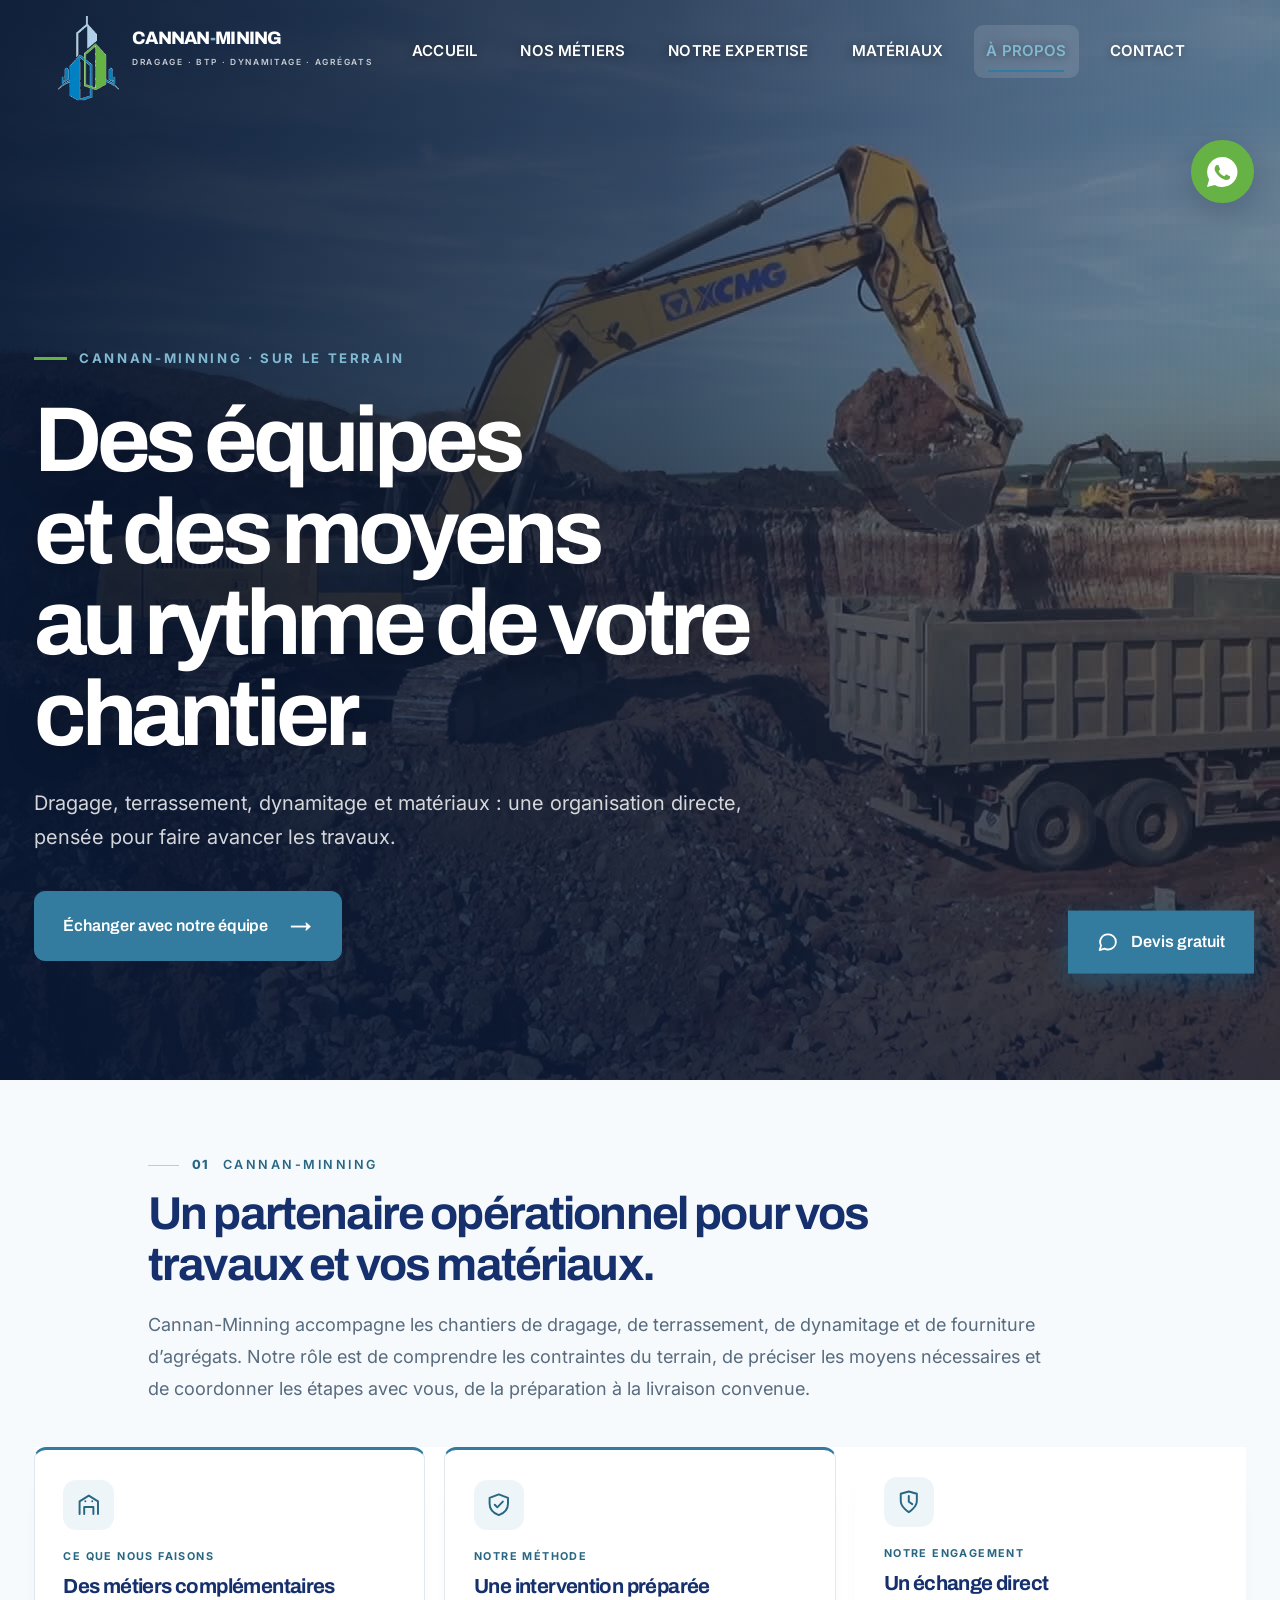
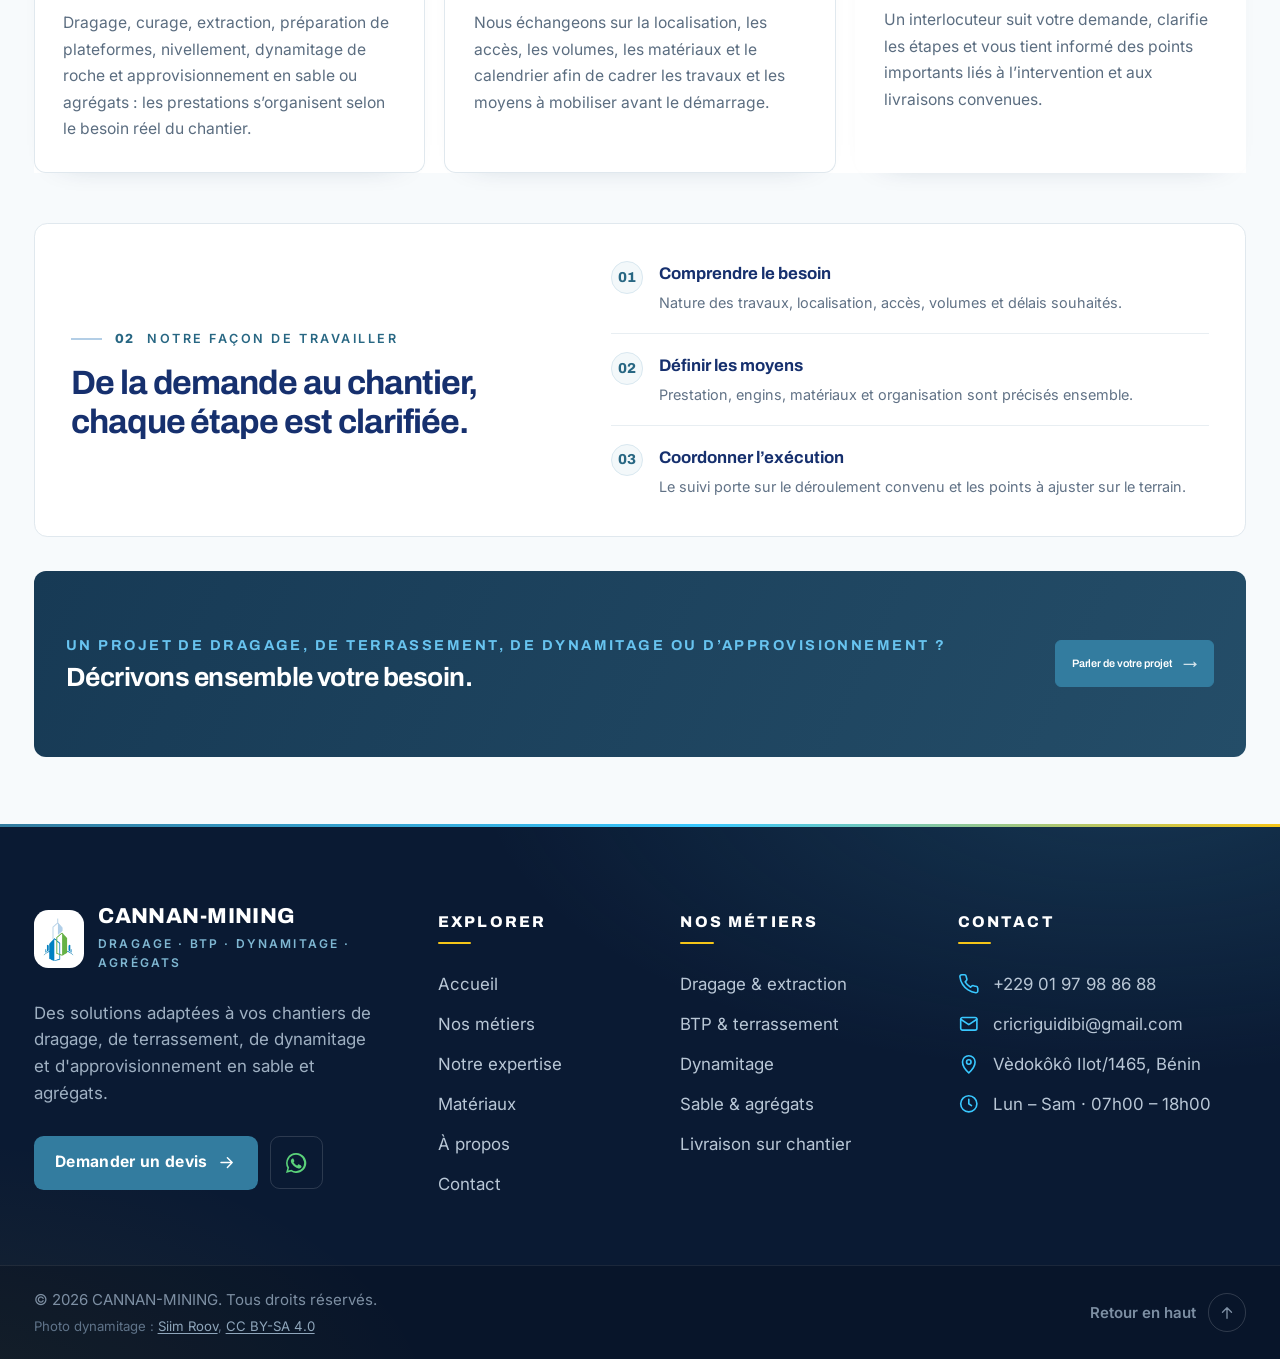
<file: about.html>
<!DOCTYPE html>

<html lang="fr">

<head>

<meta charset="utf-8">

<meta name="viewport" content="width=device-width, initial-scale=1">

<script>
const navigationEntry=performance.getEntriesByType('navigation')[0];
if('scrollRestoration' in history)history.scrollRestoration=navigationEntry&&navigationEntry.type==='reload'?'manual':'auto';
if(navigationEntry&&navigationEntry.type==='reload'){
  if(location.hash)history.replaceState(history.state,'',location.pathname+location.search);
  window.addEventListener('pageshow',()=>window.scrollTo({top:0,left:0,behavior:'instant'}),{once:true});
  window.addEventListener('pagehide',()=>history.scrollRestoration='auto',{once:true});
  window.scrollTo({top:0,left:0,behavior:'instant'});
}
</script>

<title>&Agrave; propos de Cannan-Minning</title>

<meta name="description" content="D&eacute;couvrez Cannan-Minning, ses &eacute;quipes, ses engagements et ses domaines d&rsquo;intervention.">

<meta name="theme-color" content="#16306E">

<meta property="og:type" content="website">

<meta property="og:locale" content="fr_FR">

<meta property="og:site_name" content="Cannan-Minning">

<meta property="og:title" content="&Agrave; propos de Cannan-Minning">

<meta property="og:description" content="D&eacute;couvrez Cannan-Minning, ses &eacute;quipes, ses engagements et ses domaines d&rsquo;intervention.">

<meta name="twitter:card" content="summary_large_image">

<link rel="icon" href="img/logo-icon.png" type="image/png">

<link rel="apple-touch-icon" href="img/logo-icon.png">

<link rel="preconnect" href="https://fonts.googleapis.com">

<link rel="preconnect" href="https://fonts.gstatic.com" crossorigin>

<link href="https://fonts.googleapis.com/css2?family=Archivo:wght@500;600;700;800&family=Inter:wght@400;500;600;700&display=swap" rel="stylesheet">

<link rel="stylesheet" href="styles.css?v=20261009-12">

<noscript><style>.rv,.rv-l,.rv-r,.rv-z,.rv-f,table tbody tr{opacity:1!important;transform:none!important;filter:none!important}.sprog{display:none}

/* propos - styles */

.list{list-style:none;margin-top:14px;display:flex;flex-direction:column;gap:10px}

.list li{position:relative;padding-left:20px;color:var(--muted);line-height:1.68}

.list li::before{content:'';position:absolute;left:0;top:10px;width:6px;height:6px;border-radius:50%;background:var(--azur)}

.blk{background:#fff;border:1px solid var(--line-s);border-radius:16px;padding:28px 30px;box-shadow:0 1px 0 rgba(16,40,80,.04);transition:transform .25s var(--e), box-shadow .25s var(--e)}

.blk:hover{transform:translateY(-2px);box-shadow:0 10px 40px -20px rgba(10,26,61,.25)}

.blk h3{font-family:'Archivo',sans-serif;font-size:18px;letter-spacing:-.03em;color:var(--navy);margin-bottom:6px}

.blk p{color:var(--muted)}

.apropos-grid{display:grid;grid-template-columns:repeat(12,1fr);gap:24px;margin-top:40px}

.apropos-grid .blk{grid-column:span 6}

@media (max-width:980px){.apropos-grid .blk{grid-column:span 12}}

#apropos .blk ul.list{margin-top:10px}



#apropos .sh{align-items:flex-start}





/* propos - amlioration */

#apropos{background:linear-gradient(180deg,#fff 0%,var(--sky) 100%)}

#apropos .sh h2{font-size:clamp(30px,4.5vw,44px)}

.apropos-hero{display:grid;grid-template-columns:1.05fr .95fr;gap:40px;align-items:center;margin-top:40px}

.apropos-hero .card{background:#fff;border:1px solid var(--line-s);border-radius:20px;padding:36px 38px;box-shadow:0 30px 80px -40px rgba(10,26,61,.35)}

.apropos-hero p{color:var(--muted);font-size:16px;line-height:1.8}

.apropos-hero .badges{display:flex;flex-wrap:wrap;gap:10px;margin-top:20px}

.badge{display:inline-flex;align-items:center;gap:8px;padding:6px 12px;border-radius:999px;font-size:11.5px;font-weight:600;letter-spacing:.04em;text-transform:uppercase;border:1px solid var(--line-s);background:#fff;color:var(--navy);box-shadow:0 1px 0 rgba(16,40,80,.04)}

.badge.az{background:var(--azur-tint);border-color:rgba(2,129,194,.15);color:var(--azur-d)}

.apropos-grid .blk{position:relative;overflow:hidden}

.apropos-grid .blk::before{content:'';position:absolute;inset:0;background:radial-gradient(120% 120% at 0% 0%,rgba(2,129,194,.05) 0%,rgba(255,255,255,0) 70%);pointer-events:none}

.apropos-grid .blk h3{display:flex;align-items:center;gap:10px}

.apropos-grid .blk h3::after{content:'';flex:1;height:1px;background:linear-gradient(90deg,var(--line-s),rgba(255,255,255,0))}

@media (max-width:980px){.apropos-hero{grid-template-columns:1fr}}



</style></noscript>

</head>
<body data-page="about">
<div class="sprog" id="sprog"></div>
<!-- TOPBAR -->

<div class="tb" id="tb">

  <div class="w"><div class="tb-i">

    <div class="tb-l">

      <a href="tel:+2290197988688"><svg width="12" height="12" viewBox="0 0 24 24" fill="none" stroke="currentColor" stroke-width="2.2" stroke-linecap="round" stroke-linejoin="round"><path d="M22 16.9v3a2 2 0 01-2.2 2 19.8 19.8 0 01-8.6-3.1 19.5 19.5 0 01-6-6A19.8 19.8 0 012.1 4.2 2 2 0 014.1 2h3a2 2 0 012 1.7c.1 1 .4 1.9.7 2.8a2 2 0 01-.5 2.1L8.1 9.9a16 16 0 006 6l1.3-1.2a2 2 0 012.1-.5c.9.3 1.8.6 2.8.7a2 2 0 011.7 2z"/></svg>229 01 97 98 86 88</a>

      <a href="mailto:cricriguidibi@gmail.com"><svg width="12" height="12" viewBox="0 0 24 24" fill="none" stroke="currentColor" stroke-width="2.2" stroke-linecap="round" stroke-linejoin="round"><rect x="2" y="4" width="20" height="16" rx="3"/><path d="M2.5 6.5l9.5 7 9.5-7"/></svg>cricriguidibi@gmail.com</a>

      <span style="display:flex;align-items:center;gap:7px"><svg width="12" height="12" viewBox="0 0 24 24" fill="none" stroke="currentColor" stroke-width="2.2" stroke-linecap="round" stroke-linejoin="round"><path d="M20 10c0 6-8 12-8 12s-8-6-8-12a8 8 0 0116 0z"/><circle cx="12" cy="10" r="3"/></svg>Secteur : régions limitrophes</span>

    </div>

    <span class="tb-r"><i></i>Lun – Sam · 07h00 – 18h00</span>

  </div></div>

</div>




<header class="hd" id="hd">

  <div class="w"><div class="hd-i">

    <a href="index.html#top" class="br">

      <span class="br-m"><img src="img/logo-icon.png" alt="" width="44" height="44" decoding="async"></span>

      <span><span class="br-n">CANNAN<i>-</i>MINING</span><span class="br-s">Dragage · BTP · Dynamitage · Agrégats</span></span>

    </a>

    <nav>
      <a href="index.html" data-page="home">Accueil</a>
      <a href="services.html" data-page="services">Nos m&eacute;tiers</a>
      <a href="dispositif.html#dispositif" data-page="advantages">Notre expertise</a>
      <a href="materials.html" data-page="materials">Mat&eacute;riaux</a>
      <a href="about.html" data-page="about">&Agrave; propos</a>
      <a href="contact.html" data-page="contact">Contact</a>
    </nav>

    <div class="hd-r">

      <a href="contact.html#devis" class="b b-b">Devis gratuit</a>

      <button class="bk" id="bk" aria-label="Menu"><i></i></button>

    </div>

  </div></div>

  <div class="mn" id="mn"><div class="w">
    <a href="index.html" data-page="home">Accueil</a>
    <a href="services.html" data-page="services">Nos m&eacute;tiers</a>
    <a href="dispositif.html#dispositif" data-page="advantages">Notre expertise</a>
    <a href="materials.html" data-page="materials">Mat&eacute;riaux</a>
    <a href="about.html" data-page="about">&Agrave; propos</a>
    <a href="contact.html" data-page="contact">Contact</a>
    <a href="contact.html#devis" class="b b-b">Demander un devis</a>
  </div></div>

</header>
<main class="page-main page-about">
<section class="impact-hero">
  <video class="impact-hero__video" autoplay muted loop playsinline preload="metadata" poster="img/hero-truck-poster.jpg" aria-hidden="true" tabindex="-1">
    <source src="img/about-hero-uhd.mp4" type="video/mp4">
  </video>
  <div class="impact-hero__shade"></div>
  <div class="w impact-hero__content">
    <span class="impact-hero__eyebrow">Cannan-Minning · Sur le terrain</span>
    <h1>Des équipes et des moyens<br>au rythme de votre chantier.</h1>
    <p>Dragage, terrassement, dynamitage et matériaux : une organisation directe, pensée pour faire avancer les travaux.</p>
    <a class="b b-b" href="contact.html#devis">Échanger avec notre équipe <span aria-hidden="true">→</span></a>
  </div>
</section>
<section class="sec" id="apropos">

  <div class="w">

    <div class="about-intro rv">
      <span class="lb"><span class="ix">01</span> Cannan-Minning</span>
      <h2>Un partenaire opérationnel pour vos travaux et vos matériaux.</h2>
      <p>Cannan-Minning accompagne les chantiers de dragage, de terrassement, de dynamitage et de fourniture d’agrégats. Notre rôle est de comprendre les contraintes du terrain, de préciser les moyens nécessaires et de coordonner les étapes avec vous, de la préparation à la livraison convenue.</p>
    </div>

    <div class="about-pillars">
      <article class="about-pillar rv">
        <span class="about-pillar__icon" aria-hidden="true">
          <svg viewBox="0 0 24 24" fill="none" stroke="currentColor" stroke-width="1.7" stroke-linecap="round" stroke-linejoin="round"><path d="M4 20V9l8-5 8 5v11"/><path d="M8 20v-6h8v6"/><path d="M9 9h.01M15 9h.01"/></svg>
        </span>
        <span class="about-pillar__eyebrow">Ce que nous faisons</span>
        <h3>Des métiers complémentaires</h3>
        <p>Dragage, curage, extraction, préparation de plateformes, nivellement, dynamitage de roche et approvisionnement en sable ou agrégats : les prestations s’organisent selon le besoin réel du chantier.</p>
      </article>
      <article class="about-pillar rv">
        <span class="about-pillar__icon" aria-hidden="true">
          <svg viewBox="0 0 24 24" fill="none" stroke="currentColor" stroke-width="1.7" stroke-linecap="round" stroke-linejoin="round"><path d="M12 3 4 6v5c0 5 3.4 8.2 8 10 4.6-1.8 8-5 8-10V6l-8-3Z"/><path d="m8.5 12 2.2 2.2 4.8-5"/></svg>
        </span>
        <span class="about-pillar__eyebrow">Notre méthode</span>
        <h3>Une intervention préparée</h3>
        <p>Nous échangeons sur la localisation, les accès, les volumes, les matériaux et le calendrier afin de cadrer les travaux et les moyens à mobiliser avant le démarrage.</p>
      </article>
      <article class="about-pillar rv">
        <span class="about-pillar__icon" aria-hidden="true">
          <svg viewBox="0 0 24 24" fill="none" stroke="currentColor" stroke-width="1.7" stroke-linecap="round" stroke-linejoin="round"><path d="M12 21s7-4.2 7-10V5l-7-2-7 2v6c0 5.8 7 10 7 10Z"/><path d="M12 7v5l3 2"/></svg>
        </span>
        <span class="about-pillar__eyebrow">Notre engagement</span>
        <h3>Un échange direct</h3>
        <p>Un interlocuteur suit votre demande, clarifie les étapes et vous tient informé des points importants liés à l’intervention et aux livraisons convenues.</p>
      </article>
    </div>

    <div class="about-detail rv">
      <div class="about-detail__title">
        <span class="lb"><span class="ix">02</span> Notre façon de travailler</span>
        <h2>De la demande au chantier, chaque étape est clarifiée.</h2>
      </div>
      <ol class="about-steps">
        <li><span>01</span><div><b>Comprendre le besoin</b><p>Nature des travaux, localisation, accès, volumes et délais souhaités.</p></div></li>
        <li><span>02</span><div><b>Définir les moyens</b><p>Prestation, engins, matériaux et organisation sont précisés ensemble.</p></div></li>
        <li><span>03</span><div><b>Coordonner l’exécution</b><p>Le suivi porte sur le déroulement convenu et les points à ajuster sur le terrain.</p></div></li>
      </ol>
    </div>

    <div class="about-contact-strip content-cta">
      <div>
        <span class="about-contact-strip__eyebrow">Un projet de dragage, de terrassement, de dynamitage ou d’approvisionnement&nbsp;?</span>
        <b>Décrivons ensemble votre besoin.</b>
      </div>
      <a class="b b-b" href="contact.html#devis">Parler de votre projet <span aria-hidden="true">→</span></a>
    </div>
  </div>

</section>
</main>
<footer class="fx" id="site-footer">
  <div class="w fx-grid">
    <div class="fx-brand">
      <a href="index.html" class="fx-logo">
        <img src="img/logo-icon.png" alt="" width="48" height="48" decoding="async">
        <span><strong>CANNAN-MINING</strong><small>Dragage &middot; BTP &middot; Dynamitage &middot; Agr&eacute;gats</small></span>
      </a>
      <p>Des solutions adapt&eacute;es &agrave; vos chantiers de dragage, de terrassement, de dynamitage et d'approvisionnement en sable et agr&eacute;gats.</p>
      <div class="fx-actions">
        <a class="fx-btn" href="contact.html#devis">Demander un devis <svg viewBox="0 0 24 24" fill="none" stroke="currentColor" stroke-width="1.8" stroke-linecap="round" stroke-linejoin="round" aria-hidden="true"><path d="M5 12h14M13 6l6 6-6 6"/></svg></a>
        <a class="fx-wa" href="https://wa.me/2290197988688?text=Bonjour%2C%20je%20souhaite%20discuter%20de%20vos%20services." target="_blank" rel="noopener noreferrer" aria-label="Nous écrire sur WhatsApp"><svg viewBox="0 0 24 24" fill="currentColor" aria-hidden="true"><path d="M12 2a10 10 0 00-8.6 15L2 22l5.2-1.4A10 10 0 1012 2zm0 18.2c-1.5 0-3-.4-4.3-1.2l-.3-.2-3.1.8.8-3-.2-.3A8.2 8.2 0 1112 20.2zm4.5-6.1c-.2-.1-1.5-.7-1.7-.8-.2-.1-.4-.1-.6.1l-.8 1c-.1.2-.3.2-.5.1a6.7 6.7 0 01-3.3-2.9c-.3-.4.3-.4.7-1.4.1-.2 0-.3 0-.4l-.8-1.8c-.2-.5-.4-.4-.6-.4h-.5a1 1 0 00-.7.3 3 3 0 00-.9 2.2 5.2 5.2 0 001.1 2.7 11.8 11.8 0 004.5 4c1.7.7 2.3.8 3.2.6.5-.1 1.5-.6 1.7-1.2.2-.6.2-1.1.2-1.2-.1-.1-.3-.2-.5-.3z"/></svg></a>
      </div>
    </div>
    <nav class="fx-col" aria-label="Navigation de pied de page">
      <h3>Explorer</h3>
      <ul>
        <li><a href="index.html">Accueil</a></li>
        <li><a href="services.html">Nos m&eacute;tiers</a></li>
        <li><a href="dispositif.html#dispositif">Notre expertise</a></li>
        <li><a href="materials.html">Mat&eacute;riaux</a></li>
        <li><a href="about.html">&Agrave; propos</a></li>
        <li><a href="contact.html">Contact</a></li>
      </ul>
    </nav>
    <div class="fx-col">
      <h3>Nos m&eacute;tiers</h3>
      <ul>
        <li><a href="services.html">Dragage &amp; extraction</a></li>
        <li><a href="services.html">BTP &amp; terrassement</a></li>
        <li><a href="services.html">Dynamitage</a></li>
        <li><a href="materials.html">Sable &amp; agr&eacute;gats</a></li>
        <li><a href="materials.html">Livraison sur chantier</a></li>
      </ul>
    </div>
    <div class="fx-col fx-contact">
      <h3>Contact</h3>
      <ul>
        <li><svg viewBox="0 0 24 24" fill="none" stroke="currentColor" stroke-width="1.8" stroke-linecap="round" stroke-linejoin="round" aria-hidden="true"><path d="M22 16.9v3a2 2 0 01-2.2 2 19.8 19.8 0 01-8.6-3.1 19.5 19.5 0 01-6-6A19.8 19.8 0 012.1 4.2 2 2 0 014.1 2h3a2 2 0 012 1.7c.1.9.4 1.8.7 2.7a2 2 0 01-.5 2.1L8 9.8a16 16 0 006 6l1.3-1.3a2 2 0 012.1-.4c.9.3 1.8.6 2.7.7a2 2 0 011.7 2z"/></svg><a href="tel:+2290197988688">+229 01 97 98 86 88</a></li>
        <li><svg viewBox="0 0 24 24" fill="none" stroke="currentColor" stroke-width="1.8" stroke-linecap="round" stroke-linejoin="round" aria-hidden="true"><rect x="3" y="5" width="18" height="14" rx="2"/><path d="M3 7l9 6 9-6"/></svg><a href="mailto:cricriguidibi@gmail.com">cricriguidibi@gmail.com</a></li>
        <li><svg viewBox="0 0 24 24" fill="none" stroke="currentColor" stroke-width="1.8" stroke-linecap="round" stroke-linejoin="round" aria-hidden="true"><path d="M12 22s7-6.1 7-12a7 7 0 10-14 0c0 5.9 7 12 7 12z"/><circle cx="12" cy="10" r="2.5"/></svg><span>V&egrave;dok&ocirc;k&ocirc; Ilot/1465, B&eacute;nin</span></li>
        <li><svg viewBox="0 0 24 24" fill="none" stroke="currentColor" stroke-width="1.8" stroke-linecap="round" stroke-linejoin="round" aria-hidden="true"><circle cx="12" cy="12" r="9"/><path d="M12 7v5l3 2"/></svg><span>Lun &ndash; Sam &middot; 07h00 &ndash; 18h00</span></li>
      </ul>
    </div>
  </div>
  <div class="fx-bottom"><div class="w fx-bottom__in">
    <span>&copy; <span id="yr"></span> CANNAN-MINING. Tous droits r&eacute;serv&eacute;s. <small class="fx-credit">Photo dynamitage : <a href="https://commons.wikimedia.org/wiki/File:Aru-L%C3%B5una_quarry_blasting.jpg" target="_blank" rel="noopener">Siim Roov</a>, <a href="https://creativecommons.org/licenses/by-sa/4.0/deed.fr" target="_blank" rel="noopener">CC BY-SA 4.0</a></small></span>
    <a class="fx-top" href="#top">Retour en haut <span><svg viewBox="0 0 24 24" fill="none" stroke="currentColor" stroke-width="1.8" stroke-linecap="round" stroke-linejoin="round" aria-hidden="true"><path d="M12 19V5M6 11l6-6 6 6"/></svg></span></a>
  </div></div>
</footer>
<a href="contact.html#devis" class="fab" id="fab"><svg width="18" height="18" viewBox="0 0 24 24" fill="none" stroke="currentColor" stroke-width="2" stroke-linecap="round" stroke-linejoin="round"><path d="M21 11.5a8.4 8.4 0 01-9 8.4 8.5 8.5 0 01-3.8-.9L3 20.5l1.5-5.1A8.4 8.4 0 0112 3.1a8.4 8.4 0 019 8.4z"/></svg><span>Devis gratuit</span></a>
<a class="wa" href="https://wa.me/2290197988688?text=Bonjour%2C%20je%20souhaite%20discuter%20de%20vos%20services." target="_blank" rel="noopener noreferrer" aria-label="Discuter directement avec Cannan-Minning sur WhatsApp"><svg viewBox="0 0 24 24" fill="currentColor" aria-hidden="true"><path d="M12 2a10 10 0 00-8.6 15L2 22l5.2-1.4A10 10 0 1012 2zm5.3 14c-.2.6-1.2 1.2-1.7 1.2-.5.1-1 .1-1.7-.1-.4-.1-.9-.3-1.5-.6-2.6-1.1-4.3-3.9-4.4-4.1-.1-.2-1-1.4-.9-2.6s.6-1.8.9-2.1c.2-.2.5-.3.7-.3h.5c.2 0 .4 0 .6.5l.8 2c.1.2.1.4 0 .5l-.4.5-.3.3c-.1.1-.2.3 0 .5.1.3.6 1.1 1.4 1.8 1 .9 1.8 1.1 2 1.2.3.1.4.1.5-.1l.7-.8c.2-.2.3-.2.5-.1l1.9.9c.2.1.4.2.4.3.1.2.1.7-.1 1.2z"/></svg></a>
<script src="site.js?v=20261009-9"></script>
</body>
</html>
</file>
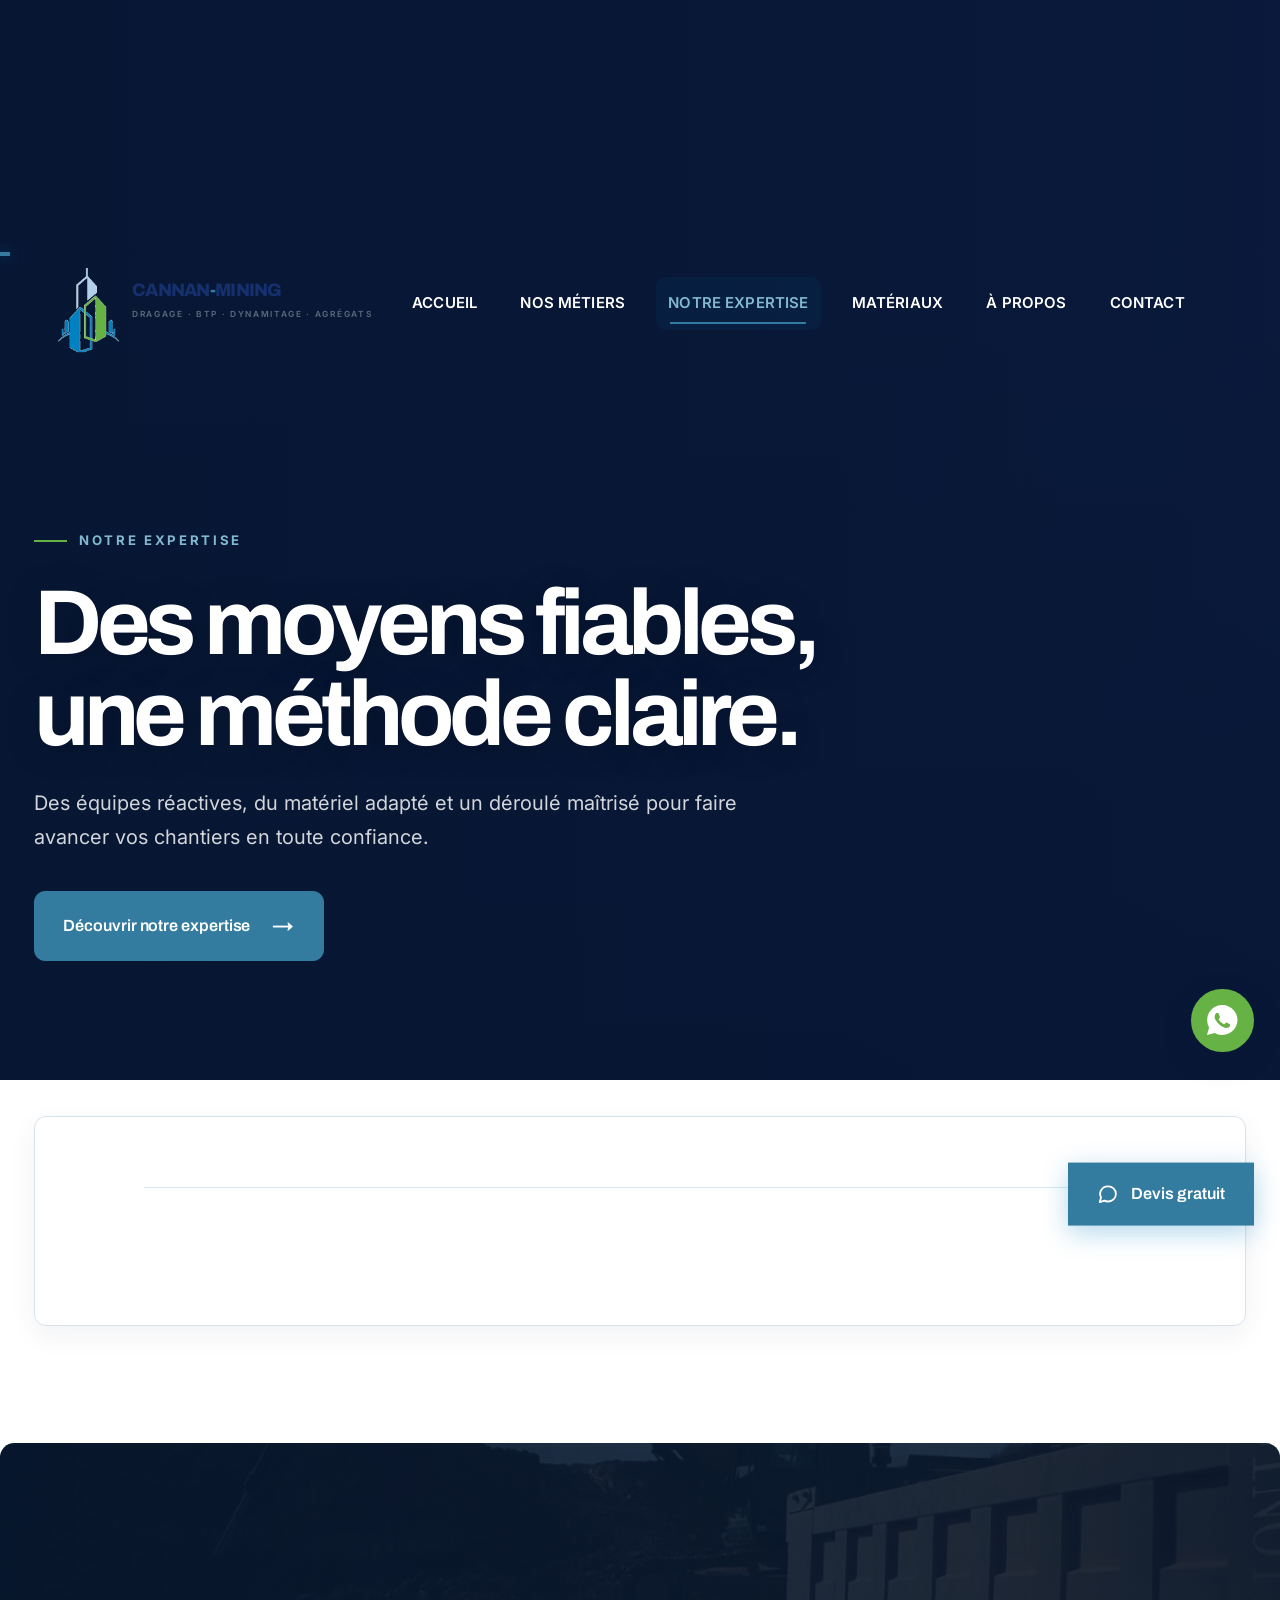
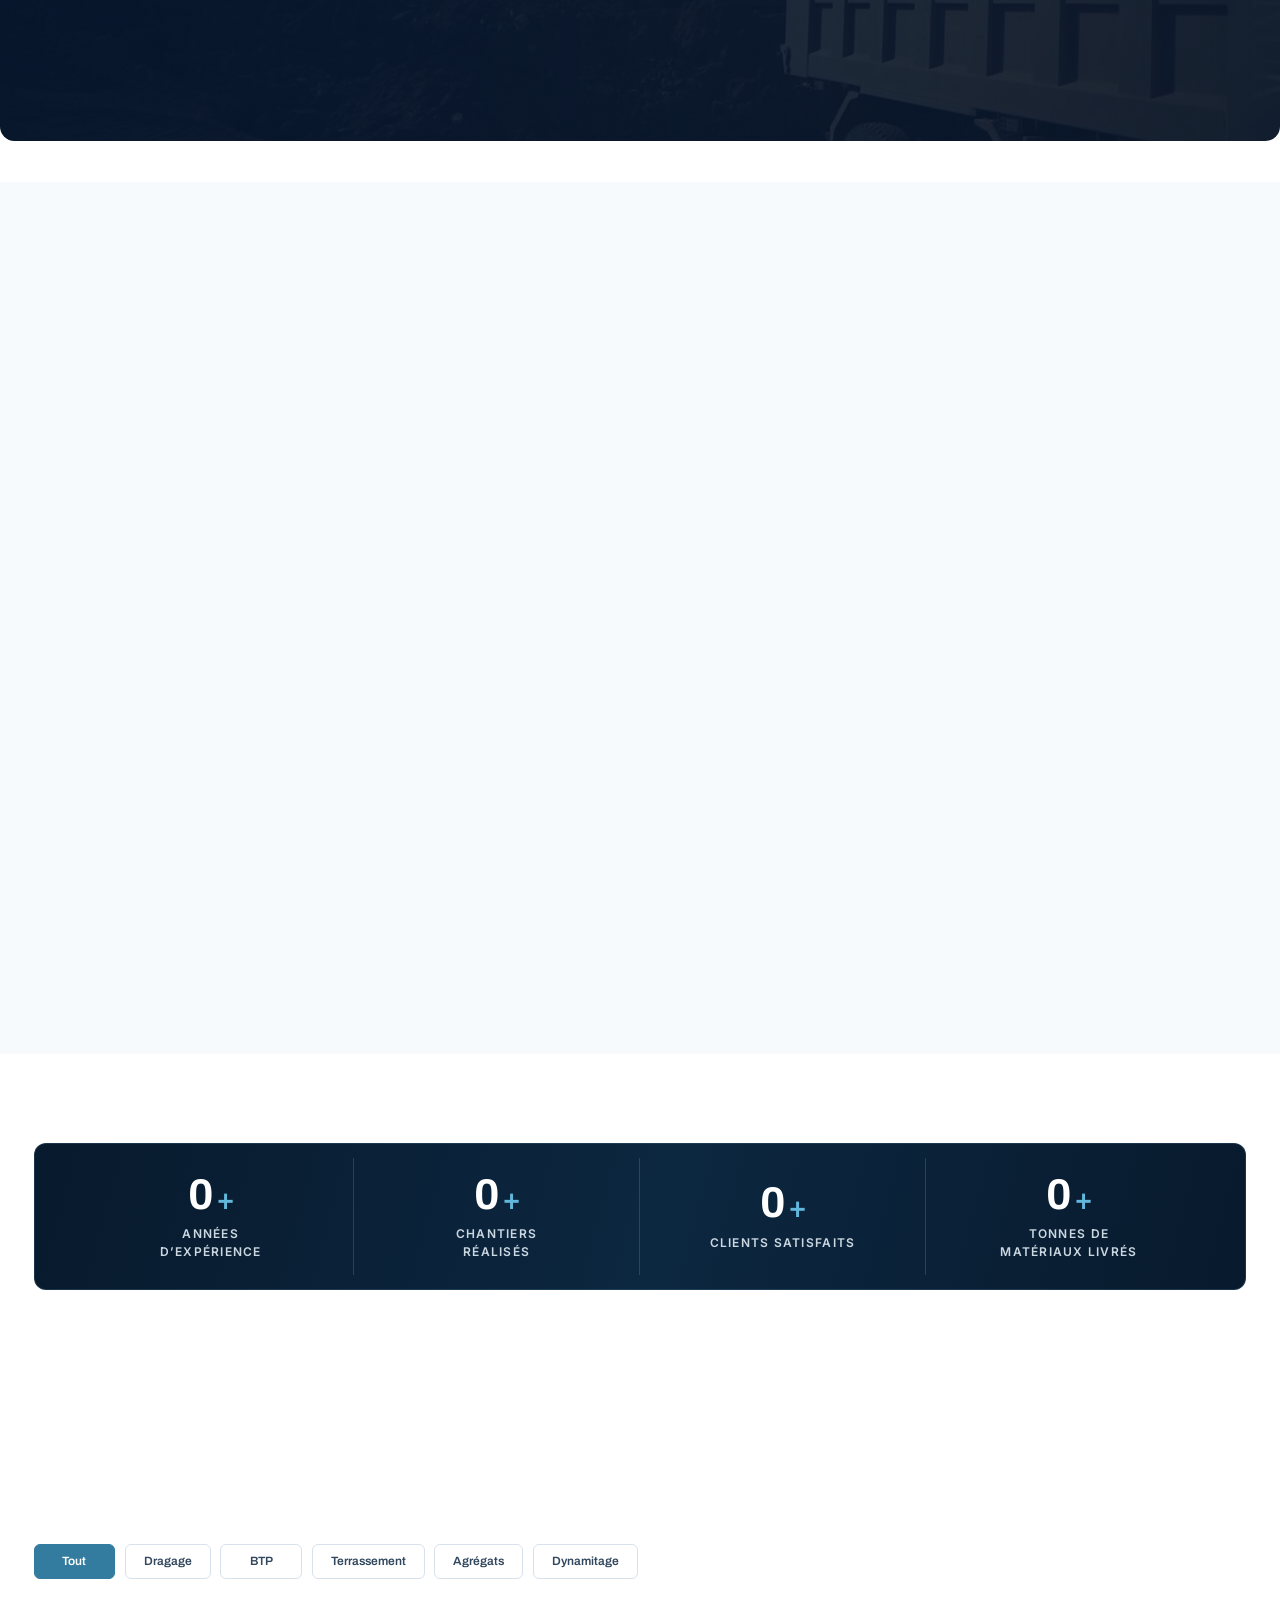
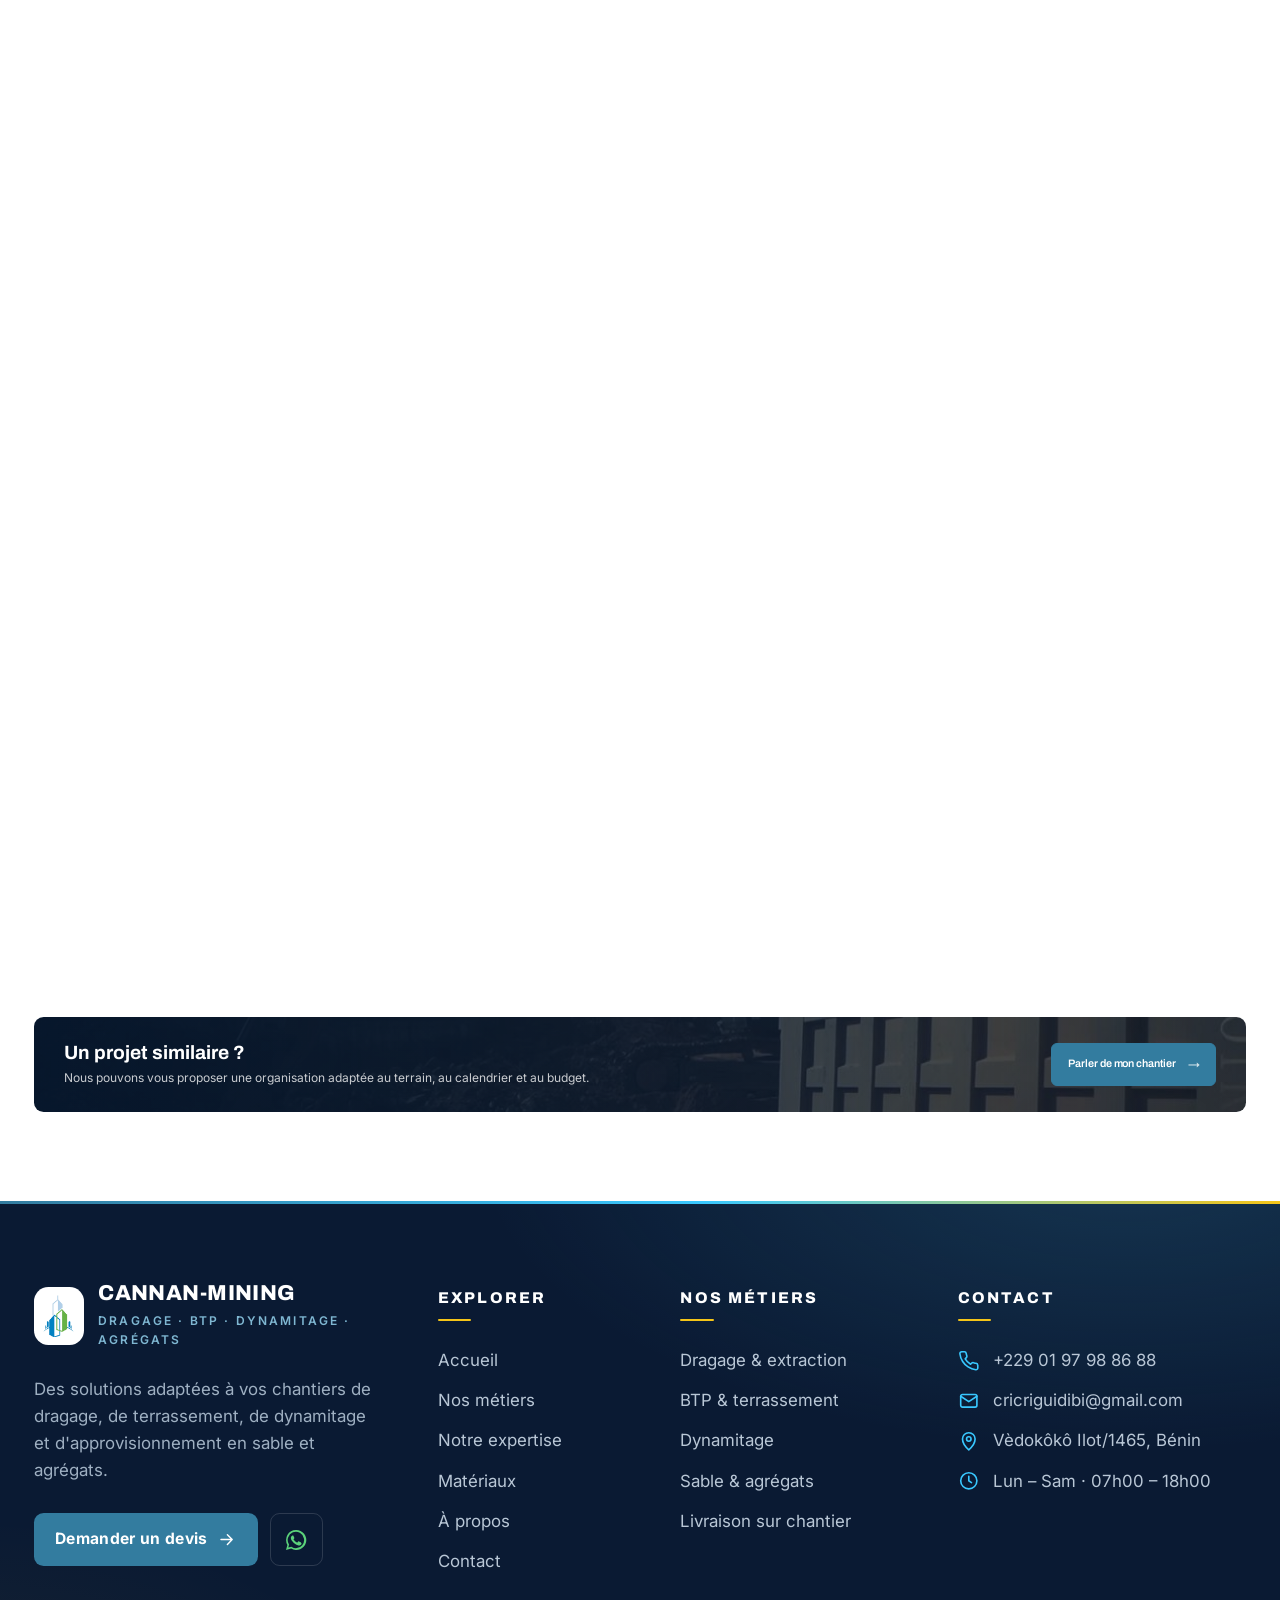
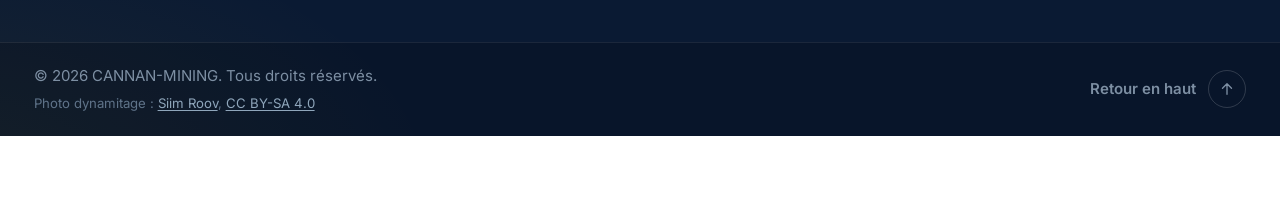
<file: advantages.html>
<!DOCTYPE html>
<html lang="fr">
<head>
  <meta charset="utf-8">
  <meta name="viewport" content="width=device-width, initial-scale=1">
  <meta http-equiv="refresh" content="0; url=dispositif.html?v=20261006-02#dispositif">
  <link rel="canonical" href="dispositif.html#dispositif">
  <title>Notre expertise | Cannan-Minning</title>
</head>
<body>
  <main>
    <h1>Nos savoir-faire et nos engagements</h1>
    <p>Les contenus sur nos atouts et notre méthode sont réunis avec les réalisations dans la page Notre expertise.</p>
    <p><a href="dispositif.html?v=20261006-02#dispositif">Accéder à Notre expertise</a></p>
  </main>
</body>
</html>
</file>
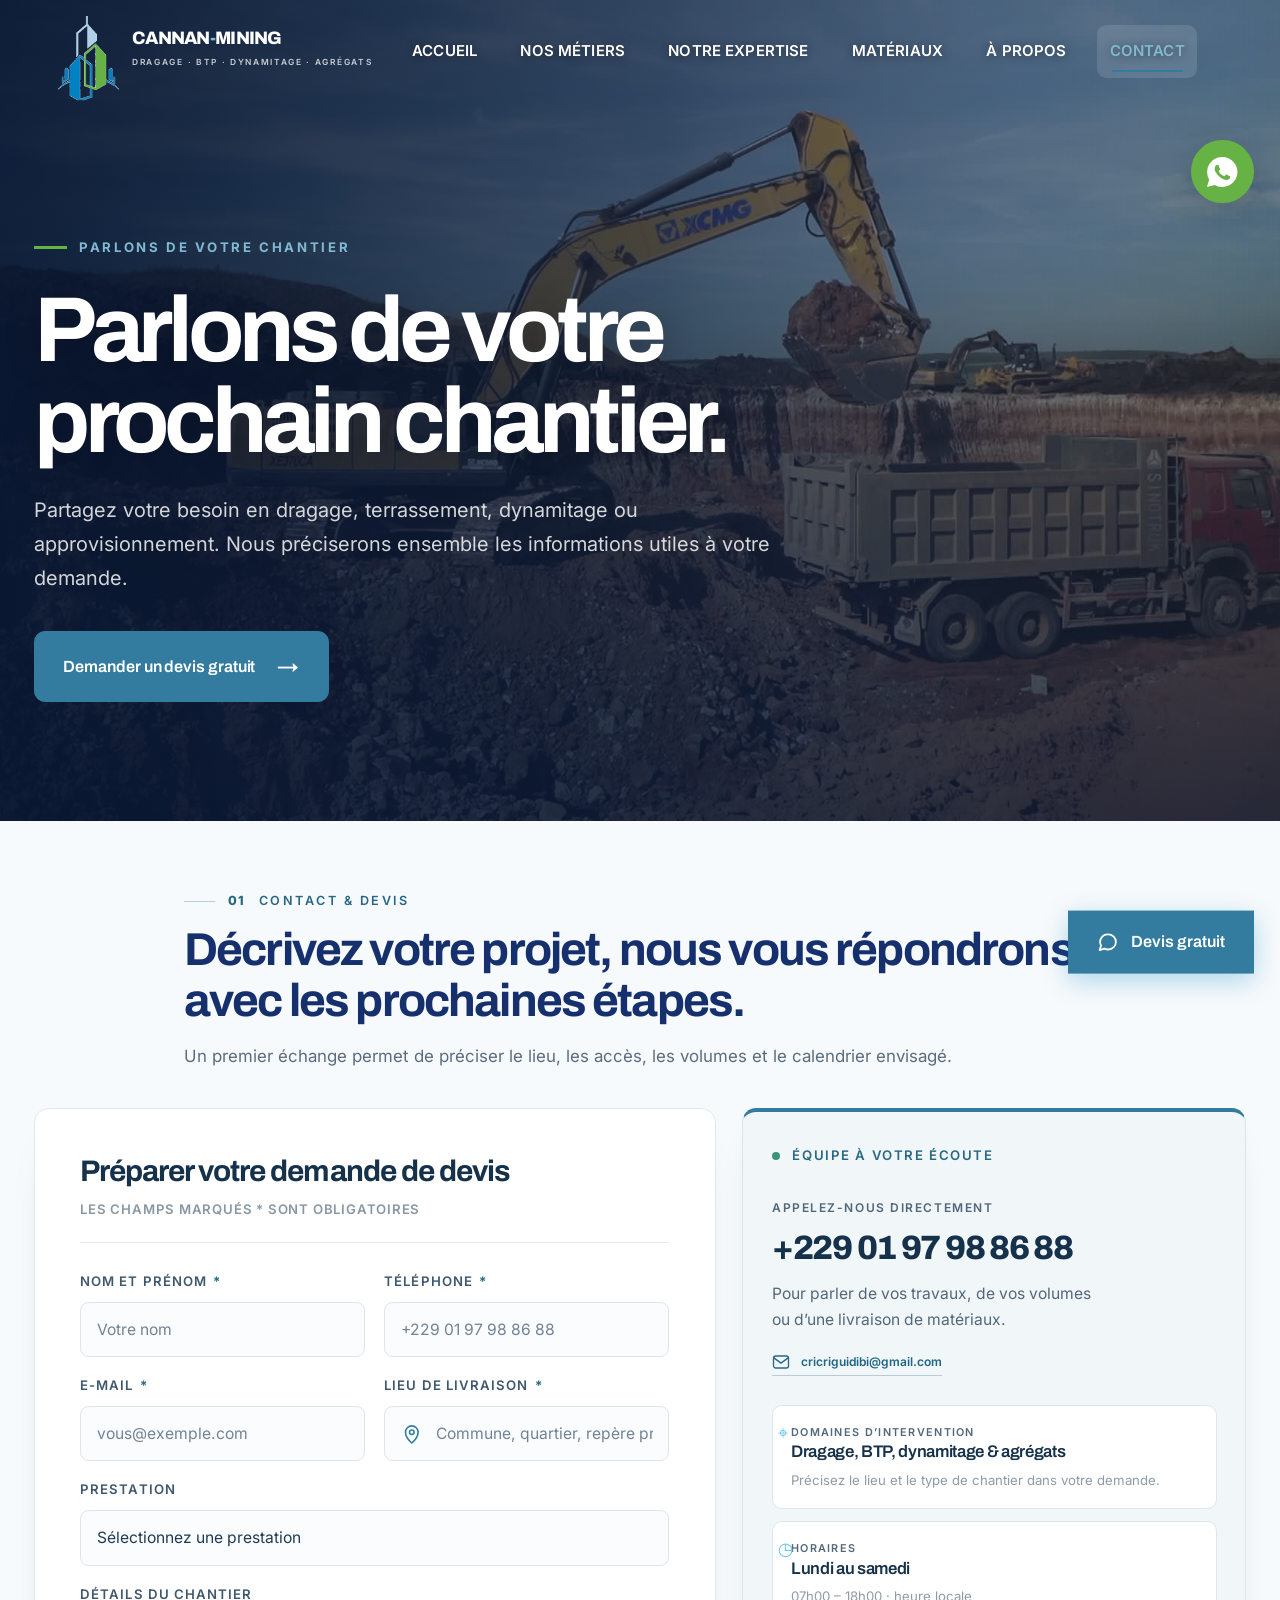
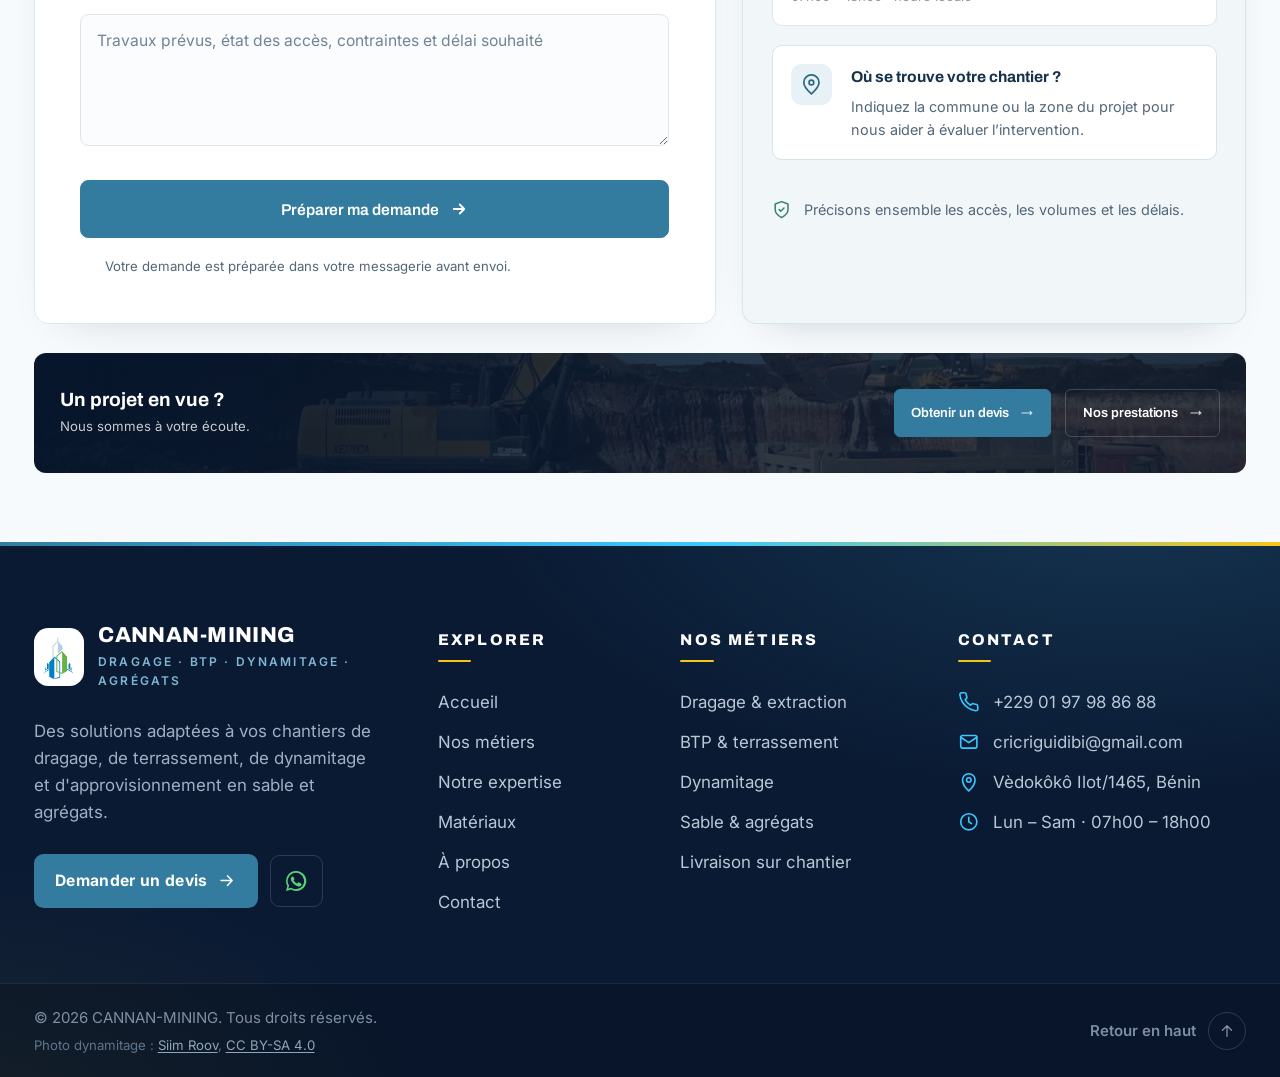
<file: contact.html>
<!DOCTYPE html>

<html lang="fr">

<head>

<meta charset="utf-8">

<meta name="viewport" content="width=device-width, initial-scale=1">

<script>
const navigationEntry=performance.getEntriesByType('navigation')[0];
if('scrollRestoration' in history)history.scrollRestoration=navigationEntry&&navigationEntry.type==='reload'?'manual':'auto';
if(navigationEntry&&navigationEntry.type==='reload'){
  if(location.hash)history.replaceState(history.state,'',location.pathname+location.search);
  window.addEventListener('pageshow',()=>window.scrollTo({top:0,left:0,behavior:'instant'}),{once:true});
  window.addEventListener('pagehide',()=>history.scrollRestoration='auto',{once:true});
  window.scrollTo({top:0,left:0,behavior:'instant'});
}
</script>

<title>Contact et devis | Cannan-Minning</title>

<meta name="description" content="Contactez Cannan-Minning et demandez un devis pour vos travaux de dragage, terrassement, dynamitage ou fourniture de mat&eacute;riaux.">

<meta name="theme-color" content="#16306E">

<meta property="og:type" content="website">

<meta property="og:locale" content="fr_FR">

<meta property="og:site_name" content="Cannan-Minning">

<meta property="og:title" content="Contact et devis | Cannan-Minning">

<meta property="og:description" content="Contactez Cannan-Minning et demandez un devis pour vos travaux de dragage, terrassement, dynamitage ou fourniture de mat&eacute;riaux.">

<meta name="twitter:card" content="summary_large_image">

<link rel="icon" href="img/logo-icon.png" type="image/png">

<link rel="apple-touch-icon" href="img/logo-icon.png">

<link rel="preconnect" href="https://fonts.googleapis.com">

<link rel="preconnect" href="https://fonts.gstatic.com" crossorigin>

<link href="https://fonts.googleapis.com/css2?family=Archivo:wght@500;600;700;800&family=Inter:wght@400;500;600;700&display=swap" rel="stylesheet">

<link rel="stylesheet" href="styles.css?v=20261009-12">

<noscript><style>.rv,.rv-l,.rv-r,.rv-z,.rv-f,table tbody tr{opacity:1!important;transform:none!important;filter:none!important}.sprog{display:none}

/* propos - styles */

.list{list-style:none;margin-top:14px;display:flex;flex-direction:column;gap:10px}

.list li{position:relative;padding-left:20px;color:var(--muted);line-height:1.68}

.list li::before{content:'';position:absolute;left:0;top:10px;width:6px;height:6px;border-radius:50%;background:var(--azur)}

.blk{background:#fff;border:1px solid var(--line-s);border-radius:16px;padding:28px 30px;box-shadow:0 1px 0 rgba(16,40,80,.04);transition:transform .25s var(--e), box-shadow .25s var(--e)}

.blk:hover{transform:translateY(-2px);box-shadow:0 10px 40px -20px rgba(10,26,61,.25)}

.blk h3{font-family:'Archivo',sans-serif;font-size:18px;letter-spacing:-.03em;color:var(--navy);margin-bottom:6px}

.blk p{color:var(--muted)}

.apropos-grid{display:grid;grid-template-columns:repeat(12,1fr);gap:24px;margin-top:40px}

.apropos-grid .blk{grid-column:span 6}

@media (max-width:980px){.apropos-grid .blk{grid-column:span 12}}

#apropos .blk ul.list{margin-top:10px}



#apropos .sh{align-items:flex-start}





/* propos - amlioration */

#apropos{background:linear-gradient(180deg,#fff 0%,var(--sky) 100%)}

#apropos .sh h2{font-size:clamp(30px,4.5vw,44px)}

.apropos-hero{display:grid;grid-template-columns:1.05fr .95fr;gap:40px;align-items:center;margin-top:40px}

.apropos-hero .card{background:#fff;border:1px solid var(--line-s);border-radius:20px;padding:36px 38px;box-shadow:0 30px 80px -40px rgba(10,26,61,.35)}

.apropos-hero p{color:var(--muted);font-size:16px;line-height:1.8}

.apropos-hero .badges{display:flex;flex-wrap:wrap;gap:10px;margin-top:20px}

.badge{display:inline-flex;align-items:center;gap:8px;padding:6px 12px;border-radius:999px;font-size:11.5px;font-weight:600;letter-spacing:.04em;text-transform:uppercase;border:1px solid var(--line-s);background:#fff;color:var(--navy);box-shadow:0 1px 0 rgba(16,40,80,.04)}

.badge.az{background:var(--azur-tint);border-color:rgba(2,129,194,.15);color:var(--azur-d)}

.apropos-grid .blk{position:relative;overflow:hidden}

.apropos-grid .blk::before{content:'';position:absolute;inset:0;background:radial-gradient(120% 120% at 0% 0%,rgba(2,129,194,.05) 0%,rgba(255,255,255,0) 70%);pointer-events:none}

.apropos-grid .blk h3{display:flex;align-items:center;gap:10px}

.apropos-grid .blk h3::after{content:'';flex:1;height:1px;background:linear-gradient(90deg,var(--line-s),rgba(255,255,255,0))}

@media (max-width:980px){.apropos-hero{grid-template-columns:1fr}}



</style></noscript>

</head>
<body data-page="contact">
<div class="sprog" id="sprog"></div>
<!-- TOPBAR -->

<div class="tb" id="tb">

  <div class="w"><div class="tb-i">

    <div class="tb-l">

      <a href="tel:+2290197988688"><svg width="12" height="12" viewBox="0 0 24 24" fill="none" stroke="currentColor" stroke-width="2.2" stroke-linecap="round" stroke-linejoin="round"><path d="M22 16.9v3a2 2 0 01-2.2 2 19.8 19.8 0 01-8.6-3.1 19.5 19.5 0 01-6-6A19.8 19.8 0 012.1 4.2 2 2 0 014.1 2h3a2 2 0 012 1.7c.1 1 .4 1.9.7 2.8a2 2 0 01-.5 2.1L8.1 9.9a16 16 0 006 6l1.3-1.2a2 2 0 012.1-.5c.9.3 1.8.6 2.8.7a2 2 0 011.7 2z"/></svg>229 01 97 98 86 88</a>

      <a href="mailto:cricriguidibi@gmail.com"><svg width="12" height="12" viewBox="0 0 24 24" fill="none" stroke="currentColor" stroke-width="2.2" stroke-linecap="round" stroke-linejoin="round"><rect x="2" y="4" width="20" height="16" rx="3"/><path d="M2.5 6.5l9.5 7 9.5-7"/></svg>cricriguidibi@gmail.com</a>

      <span style="display:flex;align-items:center;gap:7px"><svg width="12" height="12" viewBox="0 0 24 24" fill="none" stroke="currentColor" stroke-width="2.2" stroke-linecap="round" stroke-linejoin="round"><path d="M20 10c0 6-8 12-8 12s-8-6-8-12a8 8 0 0116 0z"/><circle cx="12" cy="10" r="3"/></svg>Secteur : régions limitrophes</span>

    </div>

    <span class="tb-r"><i></i>Lun – Sam · 07h00 – 18h00</span>

  </div></div>

</div>




<header class="hd" id="hd">

  <div class="w"><div class="hd-i">

    <a href="index.html#top" class="br">

      <span class="br-m"><img src="img/logo-icon.png" alt="" width="44" height="44" decoding="async"></span>

      <span><span class="br-n">CANNAN<i>-</i>MINING</span><span class="br-s">Dragage · BTP · Dynamitage · Agrégats</span></span>

    </a>

    <nav>
      <a href="index.html" data-page="home">Accueil</a>
      <a href="services.html" data-page="services">Nos m&eacute;tiers</a>
      <a href="dispositif.html#dispositif" data-page="advantages">Notre expertise</a>
      <a href="materials.html" data-page="materials">Mat&eacute;riaux</a>
      <a href="about.html" data-page="about">&Agrave; propos</a>
      <a href="contact.html" data-page="contact">Contact</a>
    </nav>

    <div class="hd-r">

      <a href="contact.html#devis" class="b b-b">Devis gratuit</a>

      <button class="bk" id="bk" aria-label="Menu"><i></i></button>

    </div>

  </div></div>

  <div class="mn" id="mn"><div class="w">
    <a href="index.html" data-page="home">Accueil</a>
    <a href="services.html" data-page="services">Nos m&eacute;tiers</a>
    <a href="dispositif.html#dispositif" data-page="advantages">Notre expertise</a>
    <a href="materials.html" data-page="materials">Mat&eacute;riaux</a>
    <a href="about.html" data-page="about">&Agrave; propos</a>
    <a href="contact.html" data-page="contact">Contact</a>
    <a href="contact.html#devis" class="b b-b">Demander un devis</a>
  </div></div>

</header>
<main class="page-main page-contact">
<section class="impact-hero">
  <img src="img/hero-truck-poster.jpg" alt="Camion de chantier, prêt pour une nouvelle intervention" width="1600" height="900" fetchpriority="high">
  <div class="impact-hero__shade"></div>
  <div class="w impact-hero__content">
    <span class="impact-hero__eyebrow">Parlons de votre chantier</span>
    <h1>Parlons de votre<br>prochain chantier.</h1>
    <p>Partagez votre besoin en dragage, terrassement, dynamitage ou approvisionnement. Nous préciserons ensemble les informations utiles à votre demande.</p>
    <a class="b b-b" href="#devis">Demander un devis gratuit <span aria-hidden="true">→</span></a>
  </div>
</section>
<section class="sec sky" id="contact">

  <div class="w">

    <div class="contact-intro rv">
      <span class="lb"><span class="ix">01</span> Contact &amp; devis</span>
      <h2>Décrivez votre projet, nous vous répondrons avec les prochaines étapes.</h2>
      <p>Un premier échange permet de préciser le lieu, les accès, les volumes et le calendrier envisagé.</p>
    </div>

    <div class="cg">

      <!-- Carte marine : appel et informations -->

      <aside class="ct-c rv-l">

        <div class="ct-ghost" aria-hidden="true">07</div>

        <div class="ct-in">

          <div class="ct-top"><i></i> Équipe à votre écoute</div>



          <div class="ct-lb">Appelez-nous directement</div>
          <a class="ct-tel" href="tel:+2290197988688">+229 01 97 98 86 88</a>
          <p class="ct-sub">Pour parler de vos travaux, de vos volumes ou d’une livraison de matériaux.</p>



          <a class="ct-mail" href="mailto:cricriguidibi@gmail.com">

            <svg viewBox="0 0 24 24" fill="none" stroke-width="1.8" stroke-linecap="round" stroke-linejoin="round"><rect x="2" y="4" width="20" height="16" rx="3"/><path d="M2.5 6.5l9.5 7 9.5-7"/></svg>

            cricriguidibi@gmail.com

          </a>



          <div class="ct-grid">

            <div class="ct-i">

              <span>Domaines d’intervention</span>
              <b>Dragage, BTP, dynamitage &amp; agrégats</b>
              <small>Précisez le lieu et le type de chantier dans votre demande.</small>

            </div>

            <div class="ct-i">

              <span>Horaires</span>

              <b>Lundi au samedi</b>

              <small>07h00 – 18h00 · heure locale</small>

            </div>

          </div>

          <div class="contact-zone">
            <span class="contact-zone__icon" aria-hidden="true"><svg viewBox="0 0 24 24" fill="none" stroke="currentColor" stroke-width="1.8" stroke-linecap="round" stroke-linejoin="round"><path d="M20 10c0 5-8 12-8 12S4 15 4 10a8 8 0 1 1 16 0Z"/><circle cx="12" cy="10" r="2.5"/></svg></span>
            <span><b>Où se trouve votre chantier&nbsp;?</b><small>Indiquez la commune ou la zone du projet pour nous aider à évaluer l’intervention.</small></span>
          </div>



          <div class="ct-foot">

            <svg viewBox="0 0 24 24" fill="none" stroke-width="1.9" stroke-linecap="round" stroke-linejoin="round"><path d="M12 22s8-4 8-10V5l-8-3-8 3v7c0 6 8 10 8 10z"/><path d="M9 12l2 2 4-4"/></svg>

            Précisons ensemble les accès, les volumes et les délais.

          </div>

        </div>

      </aside>



      <!-- Carte formulaire -->

      <form id="devis" class="ct-f rv-r" novalidate>

        <div class="ct-fh">

          <h3>Préparer votre demande de devis</h3>

          <span>Les champs marqués * sont obligatoires</span>

        </div>



        <div class="fok" id="ok" role="status">Votre messagerie va s’ouvrir avec votre demande préremplie. Vérifiez le message puis envoyez-le pour nous le transmettre.</div>



        <div class="fr">

          <div class="fd"><label for="n">Nom et prénom <b>*</b></label><input id="n" name="name" type="text" placeholder="Votre nom" autocomplete="name" required></div>

          <div class="fd"><label for="t">Téléphone <b>*</b></label><input id="t" name="telephone" type="tel" placeholder="+229 01 97 98 86 88" autocomplete="tel" required></div>

        </div>

        <div class="fr">

          <div class="fd"><label for="e">E-mail <b>*</b></label><input id="e" name="email" type="email" placeholder="vous@exemple.com" autocomplete="email" required></div>
          

        </div>

        <div class="fr">

          <div class="fd"><label for="s">Prestation</label>

            <select id="s" name="service"><option value="">Sélectionnez une prestation</option><option>Dragage et curage</option><option>BTP et terrassement</option><option>Vente de sable</option><option>Vente de roche</option><option>Dynamitage</option><option>Plusieurs prestations</option></select>

          </div>

          <div class="fd"><label for="v">Volume estimé</label><input id="v" name="volume" type="text" placeholder="Ex. 300 m³"></div>

        </div>

        <div class="fd"><label for="m">Détails du chantier</label><textarea id="m" name="details" placeholder="Travaux prévus, état des accès, contraintes et délai souhaité"></textarea></div>



        <div class="ct-send">

          <button type="submit" class="b b-b">Préparer ma demande

            <svg class="t" width="15" height="15" viewBox="0 0 24 24" fill="none" stroke="currentColor" stroke-width="2.4" stroke-linecap="round" stroke-linejoin="round"><path d="M5 12h14M13 6l6 6-6 6"/></svg>

          </button>

          <p class="fn">

            <svg viewBox="0 0 24 24" fill="none" stroke-width="2" stroke-linecap="round" stroke-linejoin="round"><rect x="4" y="10" width="16" height="11" rx="2"/><path d="M8 10V7a4 4 0 018 0v3"/></svg>

            Votre demande est préparée dans votre messagerie avant envoi.

          </p>

        </div>

      </form>

    </div>

    <div class="contact-bottom-cta content-cta">
      <div><b>Un projet en vue&nbsp;?</b><span>Nous sommes à votre écoute.</span></div>
      <a class="b b-b" href="tel:+2290197988688">Obtenir un devis <span aria-hidden="true">→</span></a>
      <a class="b b-ow" href="services.html">Nos prestations <span aria-hidden="true">→</span></a>
    </div>

  </div>

</section>
</main>
<footer class="fx" id="site-footer">
  <div class="w fx-grid">
    <div class="fx-brand">
      <a href="index.html" class="fx-logo">
        <img src="img/logo-icon.png" alt="" width="48" height="48" decoding="async">
        <span><strong>CANNAN-MINING</strong><small>Dragage &middot; BTP &middot; Dynamitage &middot; Agr&eacute;gats</small></span>
      </a>
      <p>Des solutions adapt&eacute;es &agrave; vos chantiers de dragage, de terrassement, de dynamitage et d'approvisionnement en sable et agr&eacute;gats.</p>
      <div class="fx-actions">
        <a class="fx-btn" href="contact.html#devis">Demander un devis <svg viewBox="0 0 24 24" fill="none" stroke="currentColor" stroke-width="1.8" stroke-linecap="round" stroke-linejoin="round" aria-hidden="true"><path d="M5 12h14M13 6l6 6-6 6"/></svg></a>
        <a class="fx-wa" href="https://wa.me/2290197988688?text=Bonjour%2C%20je%20souhaite%20discuter%20de%20vos%20services." target="_blank" rel="noopener noreferrer" aria-label="Nous écrire sur WhatsApp"><svg viewBox="0 0 24 24" fill="currentColor" aria-hidden="true"><path d="M12 2a10 10 0 00-8.6 15L2 22l5.2-1.4A10 10 0 1012 2zm0 18.2c-1.5 0-3-.4-4.3-1.2l-.3-.2-3.1.8.8-3-.2-.3A8.2 8.2 0 1112 20.2zm4.5-6.1c-.2-.1-1.5-.7-1.7-.8-.2-.1-.4-.1-.6.1l-.8 1c-.1.2-.3.2-.5.1a6.7 6.7 0 01-3.3-2.9c-.3-.4.3-.4.7-1.4.1-.2 0-.3 0-.4l-.8-1.8c-.2-.5-.4-.4-.6-.4h-.5a1 1 0 00-.7.3 3 3 0 00-.9 2.2 5.2 5.2 0 001.1 2.7 11.8 11.8 0 004.5 4c1.7.7 2.3.8 3.2.6.5-.1 1.5-.6 1.7-1.2.2-.6.2-1.1.2-1.2-.1-.1-.3-.2-.5-.3z"/></svg></a>
      </div>
    </div>
    <nav class="fx-col" aria-label="Navigation de pied de page">
      <h3>Explorer</h3>
      <ul>
        <li><a href="index.html">Accueil</a></li>
        <li><a href="services.html">Nos m&eacute;tiers</a></li>
        <li><a href="dispositif.html#dispositif">Notre expertise</a></li>
        <li><a href="materials.html">Mat&eacute;riaux</a></li>
        <li><a href="about.html">&Agrave; propos</a></li>
        <li><a href="contact.html">Contact</a></li>
      </ul>
    </nav>
    <div class="fx-col">
      <h3>Nos m&eacute;tiers</h3>
      <ul>
        <li><a href="services.html">Dragage &amp; extraction</a></li>
        <li><a href="services.html">BTP &amp; terrassement</a></li>
        <li><a href="services.html">Dynamitage</a></li>
        <li><a href="materials.html">Sable &amp; agr&eacute;gats</a></li>
        <li><a href="materials.html">Livraison sur chantier</a></li>
      </ul>
    </div>
    <div class="fx-col fx-contact">
      <h3>Contact</h3>
      <ul>
        <li><svg viewBox="0 0 24 24" fill="none" stroke="currentColor" stroke-width="1.8" stroke-linecap="round" stroke-linejoin="round" aria-hidden="true"><path d="M22 16.9v3a2 2 0 01-2.2 2 19.8 19.8 0 01-8.6-3.1 19.5 19.5 0 01-6-6A19.8 19.8 0 012.1 4.2 2 2 0 014.1 2h3a2 2 0 012 1.7c.1.9.4 1.8.7 2.7a2 2 0 01-.5 2.1L8 9.8a16 16 0 006 6l1.3-1.3a2 2 0 012.1-.4c.9.3 1.8.6 2.7.7a2 2 0 011.7 2z"/></svg><a href="tel:+2290197988688">+229 01 97 98 86 88</a></li>
        <li><svg viewBox="0 0 24 24" fill="none" stroke="currentColor" stroke-width="1.8" stroke-linecap="round" stroke-linejoin="round" aria-hidden="true"><rect x="3" y="5" width="18" height="14" rx="2"/><path d="M3 7l9 6 9-6"/></svg><a href="mailto:cricriguidibi@gmail.com">cricriguidibi@gmail.com</a></li>
        <li><svg viewBox="0 0 24 24" fill="none" stroke="currentColor" stroke-width="1.8" stroke-linecap="round" stroke-linejoin="round" aria-hidden="true"><path d="M12 22s7-6.1 7-12a7 7 0 10-14 0c0 5.9 7 12 7 12z"/><circle cx="12" cy="10" r="2.5"/></svg><span>V&egrave;dok&ocirc;k&ocirc; Ilot/1465, B&eacute;nin</span></li>
        <li><svg viewBox="0 0 24 24" fill="none" stroke="currentColor" stroke-width="1.8" stroke-linecap="round" stroke-linejoin="round" aria-hidden="true"><circle cx="12" cy="12" r="9"/><path d="M12 7v5l3 2"/></svg><span>Lun &ndash; Sam &middot; 07h00 &ndash; 18h00</span></li>
      </ul>
    </div>
  </div>
  <div class="fx-bottom"><div class="w fx-bottom__in">
    <span>&copy; <span id="yr"></span> CANNAN-MINING. Tous droits r&eacute;serv&eacute;s. <small class="fx-credit">Photo dynamitage : <a href="https://commons.wikimedia.org/wiki/File:Aru-L%C3%B5una_quarry_blasting.jpg" target="_blank" rel="noopener">Siim Roov</a>, <a href="https://creativecommons.org/licenses/by-sa/4.0/deed.fr" target="_blank" rel="noopener">CC BY-SA 4.0</a></small></span>
    <a class="fx-top" href="#top">Retour en haut <span><svg viewBox="0 0 24 24" fill="none" stroke="currentColor" stroke-width="1.8" stroke-linecap="round" stroke-linejoin="round" aria-hidden="true"><path d="M12 19V5M6 11l6-6 6 6"/></svg></span></a>
  </div></div>
</footer>
<a href="contact.html#devis" class="fab" id="fab"><svg width="18" height="18" viewBox="0 0 24 24" fill="none" stroke="currentColor" stroke-width="2" stroke-linecap="round" stroke-linejoin="round"><path d="M21 11.5a8.4 8.4 0 01-9 8.4 8.5 8.5 0 01-3.8-.9L3 20.5l1.5-5.1A8.4 8.4 0 0112 3.1a8.4 8.4 0 019 8.4z"/></svg><span>Devis gratuit</span></a>
<a class="wa" href="https://wa.me/2290197988688?text=Bonjour%2C%20je%20souhaite%20discuter%20de%20vos%20services." target="_blank" rel="noopener noreferrer" aria-label="Discuter directement avec Cannan-Minning sur WhatsApp"><svg viewBox="0 0 24 24" fill="currentColor" aria-hidden="true"><path d="M12 2a10 10 0 00-8.6 15L2 22l5.2-1.4A10 10 0 1012 2zm5.3 14c-.2.6-1.2 1.2-1.7 1.2-.5.1-1 .1-1.7-.1-.4-.1-.9-.3-1.5-.6-2.6-1.1-4.3-3.9-4.4-4.1-.1-.2-1-1.4-.9-2.6s.6-1.8.9-2.1c.2-.2.5-.3.7-.3h.5c.2 0 .4 0 .6.5l.8 2c.1.2.1.4 0 .5l-.4.5-.3.3c-.1.1-.2.3 0 .5.1.3.6 1.1 1.4 1.8 1 .9 1.8 1.1 2 1.2.3.1.4.1.5-.1l.7-.8c.2-.2.3-.2.5-.1l1.9.9c.2.1.4.2.4.3.1.2.1.7-.1 1.2z"/></svg></a>
<script src="site.js?v=20261009-9"></script>
</body>
</html>
</file>
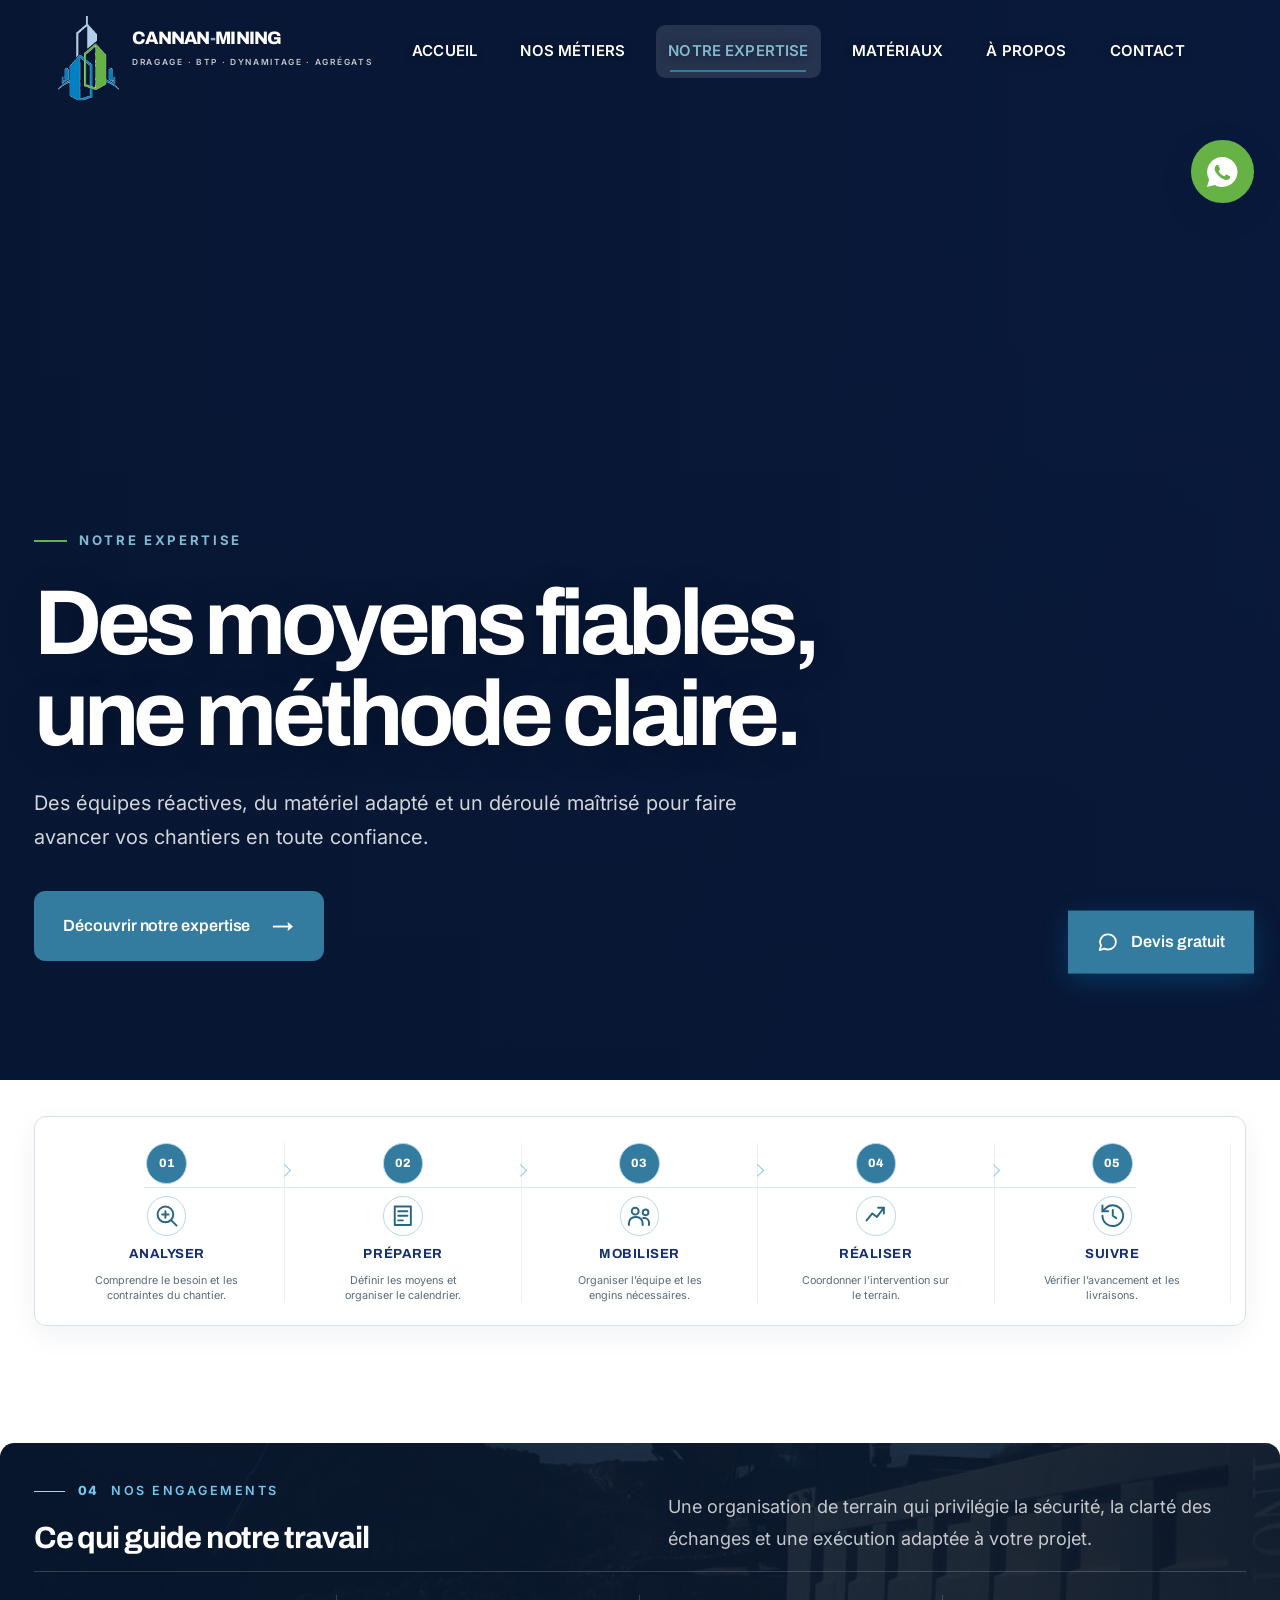
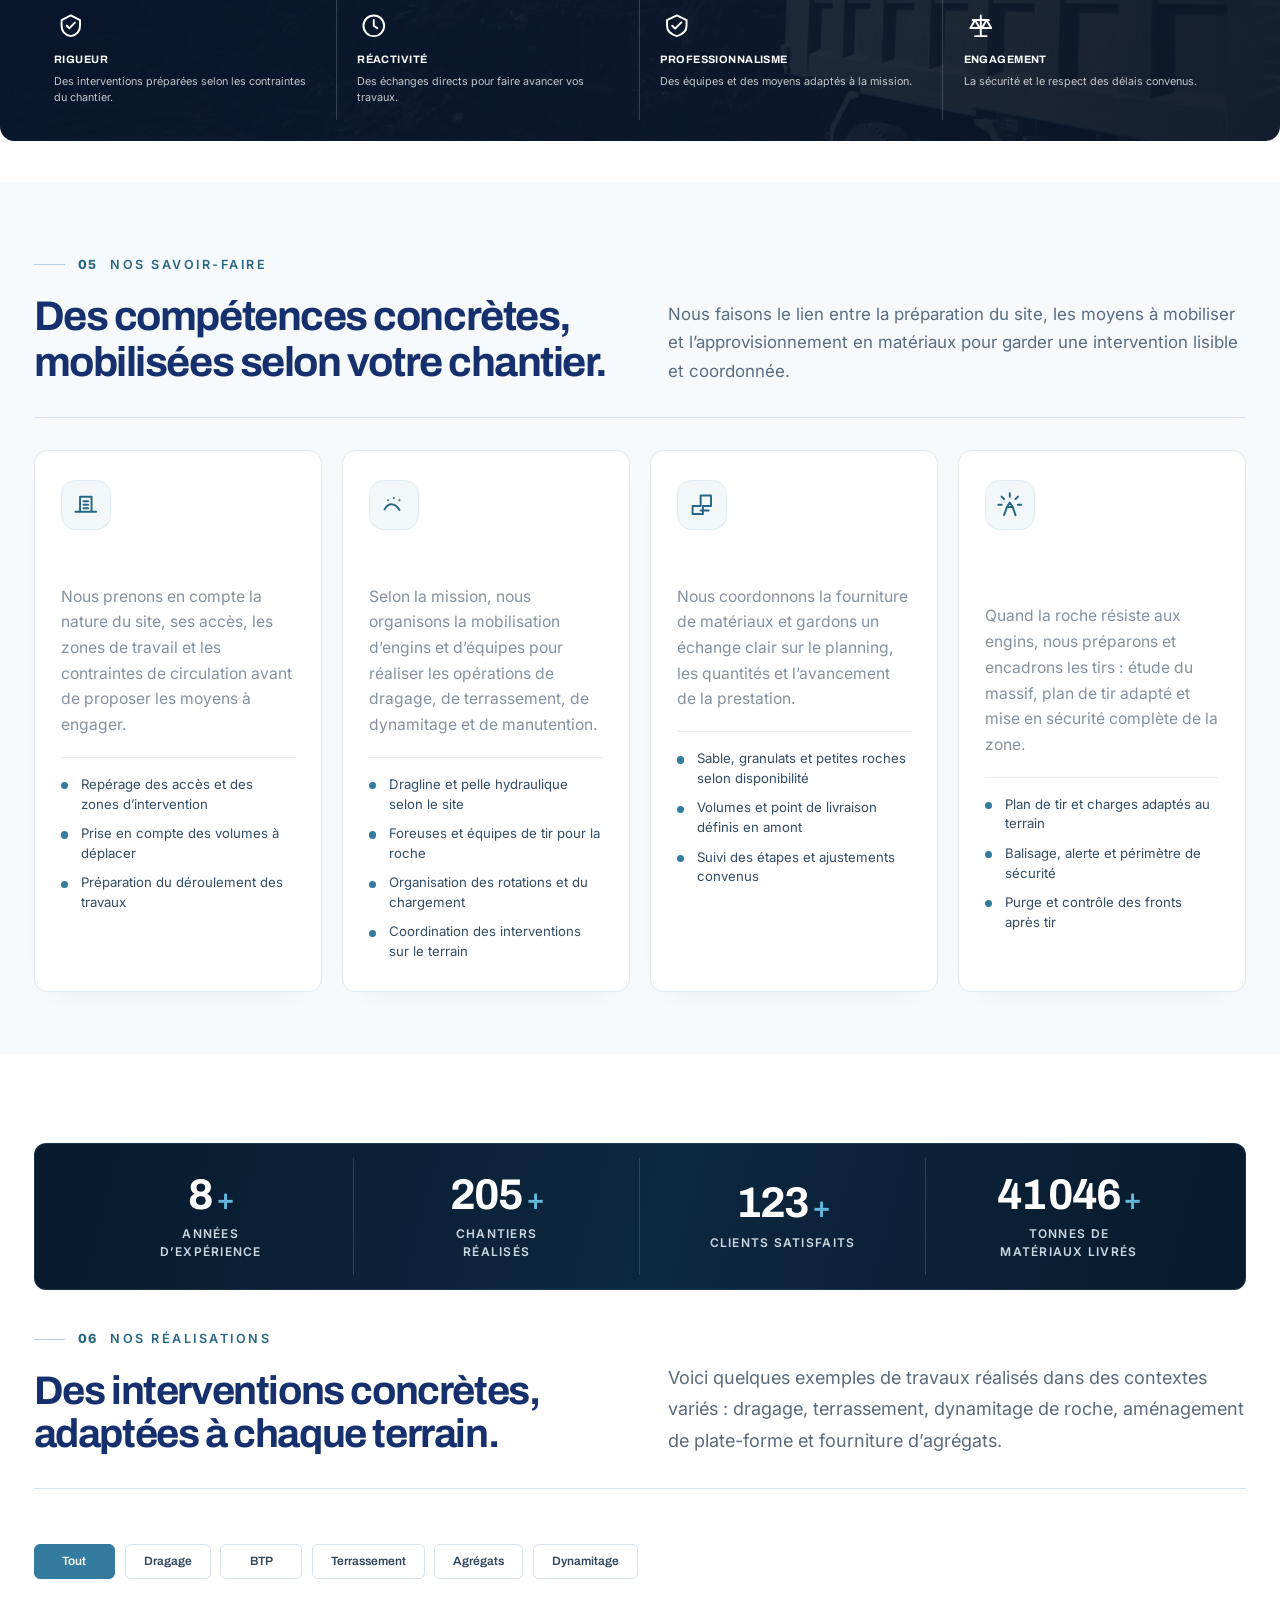
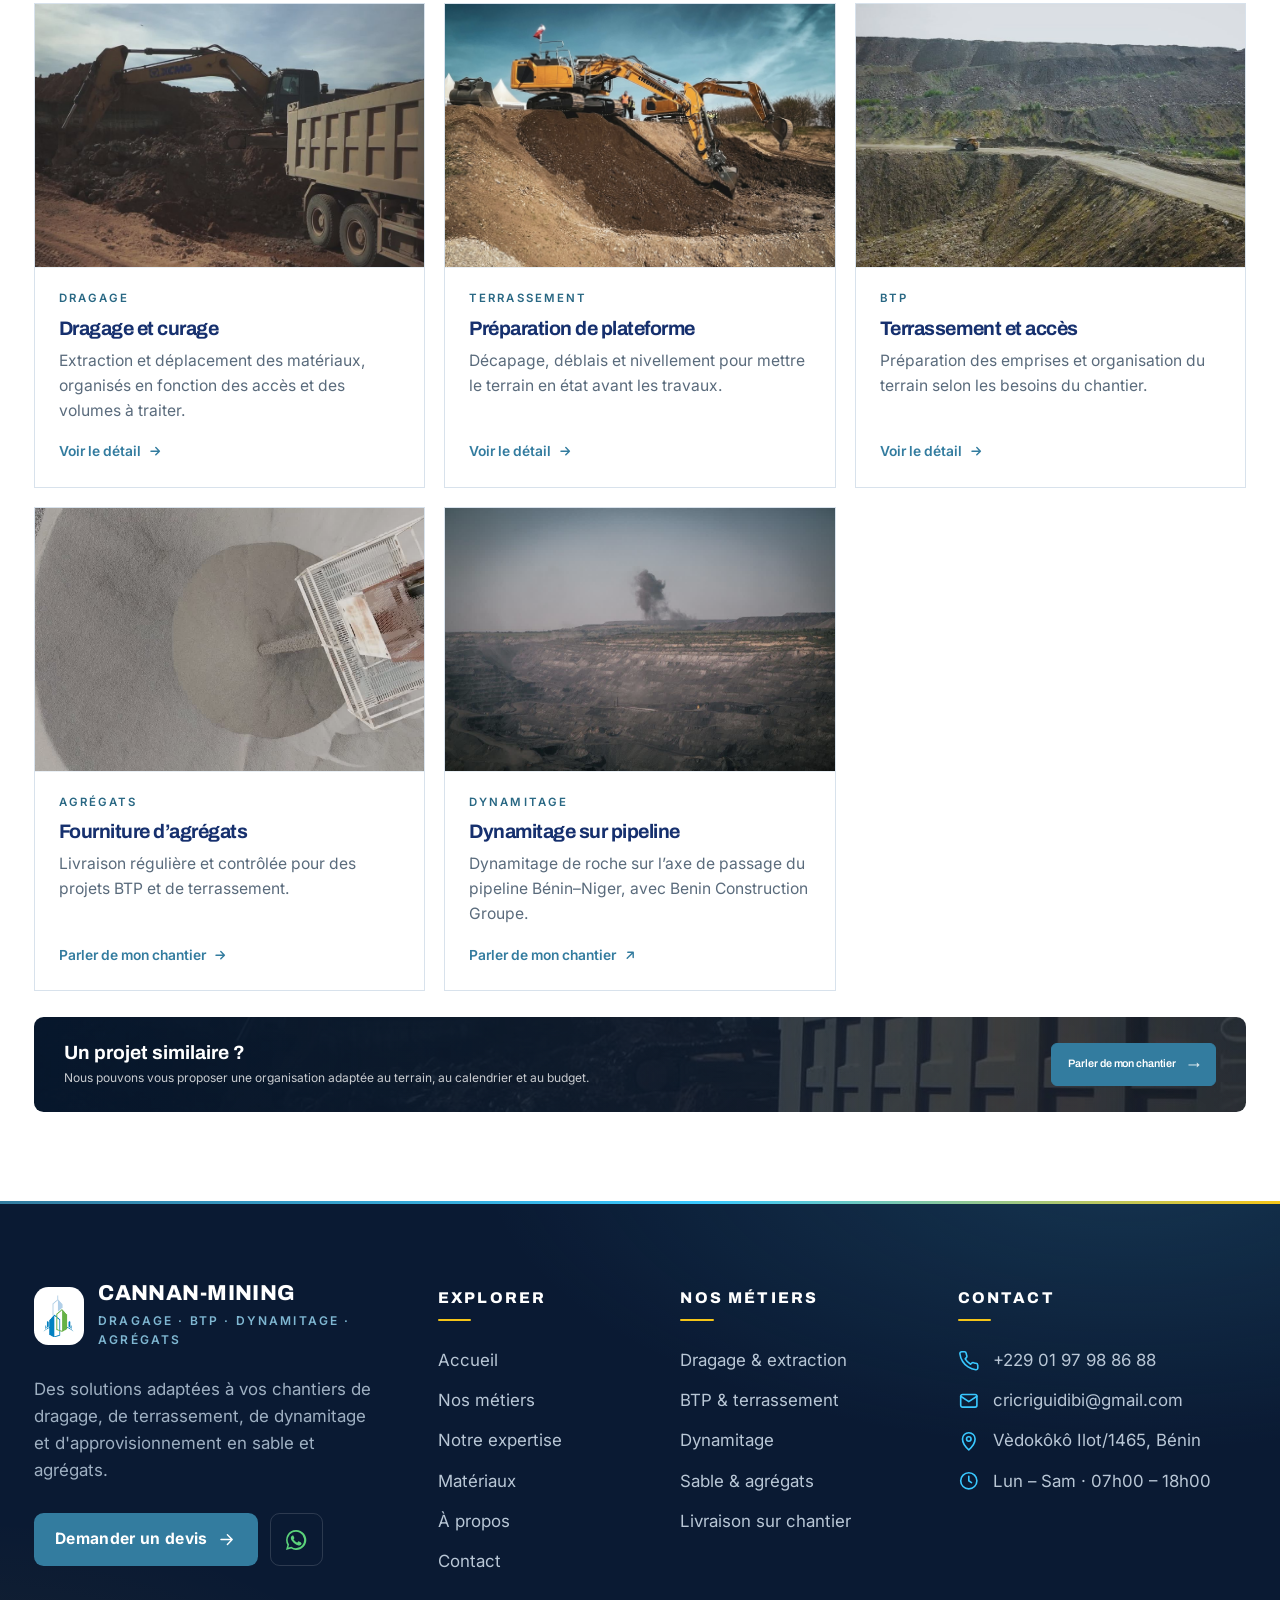
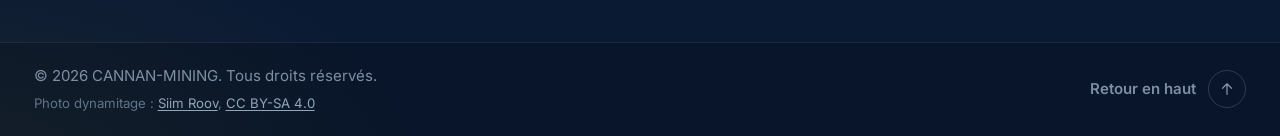
<file: dispositif.html>
<!DOCTYPE html>

<html lang="fr">

<head>

<meta charset="utf-8">

<meta name="viewport" content="width=device-width, initial-scale=1">

<script>
const navigationEntry=performance.getEntriesByType('navigation')[0];
if('scrollRestoration' in history)history.scrollRestoration=navigationEntry&&navigationEntry.type==='reload'?'manual':'auto';
if(navigationEntry&&navigationEntry.type==='reload'){
  if(location.hash)history.replaceState(history.state,'',location.pathname+location.search);
  window.addEventListener('pageshow',()=>window.scrollTo({top:0,left:0,behavior:'instant'}),{once:true});
  window.addEventListener('pagehide',()=>history.scrollRestoration='auto',{once:true});
  window.scrollTo({top:0,left:0,behavior:'instant'});
}
</script>

<title>Notre expertise | Cannan-Minning</title>

<meta name="description" content="Découvrez le dispositif Cannan-Minning : nos moyens, nos engagements et les étapes de préparation et de réalisation de vos chantiers.">

<meta name="theme-color" content="#16306E">

<meta property="og:type" content="website">

<meta property="og:locale" content="fr_FR">

<meta property="og:site_name" content="Cannan-Minning">

<meta property="og:title" content="Dispositif Cannan-Minning | Nos atouts et méthode">

<meta property="og:description" content="Découvrez le dispositif Cannan-Minning : nos moyens, nos engagements et les étapes de préparation et de réalisation de vos chantiers.">

<meta name="twitter:card" content="summary_large_image">

<link rel="icon" href="img/logo-icon.png" type="image/png">

<link rel="apple-touch-icon" href="img/logo-icon.png">

<link rel="preconnect" href="https://fonts.googleapis.com">

<link rel="preconnect" href="https://fonts.gstatic.com" crossorigin>

<link href="https://fonts.googleapis.com/css2?family=Archivo:wght@500;600;700;800&family=Inter:wght@400;500;600;700&display=swap" rel="stylesheet">

<link rel="stylesheet" href="styles.css?v=20261009-12">

<noscript><style>.rv,.rv-l,.rv-r,.rv-z,.rv-f,table tbody tr{opacity:1!important;transform:none!important;filter:none!important}.sprog{display:none}

/* propos - styles */

.list{list-style:none;margin-top:14px;display:flex;flex-direction:column;gap:10px}

.list li{position:relative;padding-left:20px;color:var(--muted);line-height:1.68}

.list li::before{content:'';position:absolute;left:0;top:10px;width:6px;height:6px;border-radius:50%;background:var(--azur)}

.blk{background:#fff;border:1px solid var(--line-s);border-radius:16px;padding:28px 30px;box-shadow:0 1px 0 rgba(16,40,80,.04);transition:transform .25s var(--e), box-shadow .25s var(--e)}

.blk:hover{transform:translateY(-2px);box-shadow:0 10px 40px -20px rgba(10,26,61,.25)}

.blk h3{font-family:'Archivo',sans-serif;font-size:18px;letter-spacing:-.03em;color:var(--navy);margin-bottom:6px}

.blk p{color:var(--muted)}

.apropos-grid{display:grid;grid-template-columns:repeat(12,1fr);gap:24px;margin-top:40px}

.apropos-grid .blk{grid-column:span 6}

@media (max-width:980px){.apropos-grid .blk{grid-column:span 12}}

#apropos .blk ul.list{margin-top:10px}



#apropos .sh{align-items:flex-start}





/* propos - amlioration */

#apropos{background:linear-gradient(180deg,#fff 0%,var(--sky) 100%)}

#apropos .sh h2{font-size:clamp(30px,4.5vw,44px)}

.apropos-hero{display:grid;grid-template-columns:1.05fr .95fr;gap:40px;align-items:center;margin-top:40px}

.apropos-hero .card{background:#fff;border:1px solid var(--line-s);border-radius:20px;padding:36px 38px;box-shadow:0 30px 80px -40px rgba(10,26,61,.35)}

.apropos-hero p{color:var(--muted);font-size:16px;line-height:1.8}

.apropos-hero .badges{display:flex;flex-wrap:wrap;gap:10px;margin-top:20px}

.badge{display:inline-flex;align-items:center;gap:8px;padding:6px 12px;border-radius:999px;font-size:11.5px;font-weight:600;letter-spacing:.04em;text-transform:uppercase;border:1px solid var(--line-s);background:#fff;color:var(--navy);box-shadow:0 1px 0 rgba(16,40,80,.04)}

.badge.az{background:var(--azur-tint);border-color:rgba(2,129,194,.15);color:var(--azur-d)}

.apropos-grid .blk{position:relative;overflow:hidden}

.apropos-grid .blk::before{content:'';position:absolute;inset:0;background:radial-gradient(120% 120% at 0% 0%,rgba(2,129,194,.05) 0%,rgba(255,255,255,0) 70%);pointer-events:none}

.apropos-grid .blk h3{display:flex;align-items:center;gap:10px}

.apropos-grid .blk h3::after{content:'';flex:1;height:1px;background:linear-gradient(90deg,var(--line-s),rgba(255,255,255,0))}

@media (max-width:980px){.apropos-hero{grid-template-columns:1fr}}



</style></noscript>

</head>
<body data-page="advantages">
<div class="sprog" id="sprog"></div>
<!-- TOPBAR -->

<div class="tb" id="tb">

  <div class="w"><div class="tb-i">

    <div class="tb-l">

      <a href="tel:+2290197988688"><svg width="12" height="12" viewBox="0 0 24 24" fill="none" stroke="currentColor" stroke-width="2.2" stroke-linecap="round" stroke-linejoin="round"><path d="M22 16.9v3a2 2 0 01-2.2 2 19.8 19.8 0 01-8.6-3.1 19.5 19.5 0 01-6-6A19.8 19.8 0 012.1 4.2 2 2 0 014.1 2h3a2 2 0 012 1.7c.1 1 .4 1.9.7 2.8a2 2 0 01-.5 2.1L8.1 9.9a16 16 0 006 6l1.3-1.2a2 2 0 012.1-.5c.9.3 1.8.6 2.8.7a2 2 0 011.7 2z"/></svg>229 01 97 98 86 88</a>

      <a href="mailto:cricriguidibi@gmail.com"><svg width="12" height="12" viewBox="0 0 24 24" fill="none" stroke="currentColor" stroke-width="2.2" stroke-linecap="round" stroke-linejoin="round"><rect x="2" y="4" width="20" height="16" rx="3"/><path d="M2.5 6.5l9.5 7 9.5-7"/></svg>cricriguidibi@gmail.com</a>

      <span style="display:flex;align-items:center;gap:7px"><svg width="12" height="12" viewBox="0 0 24 24" fill="none" stroke="currentColor" stroke-width="2.2" stroke-linecap="round" stroke-linejoin="round"><path d="M20 10c0 6-8 12-8 12s-8-6-8-12a8 8 0 0116 0z"/><circle cx="12" cy="10" r="3"/></svg>Secteur : régions limitrophes</span>

    </div>

    <span class="tb-r"><i></i>Lun – Sam · 07h00 – 18h00</span>

  </div></div>

</div>




<header class="hd" id="hd">

  <div class="w"><div class="hd-i">

    <a href="index.html#top" class="br">

      <span class="br-m"><img src="img/logo-icon.png" alt="" width="44" height="44" decoding="async"></span>

      <span><span class="br-n">CANNAN<i>-</i>MINING</span><span class="br-s">Dragage · BTP · Dynamitage · Agrégats</span></span>

    </a>

    <nav>
      <a href="index.html" data-page="home">Accueil</a>
      <a href="services.html" data-page="services">Nos m&eacute;tiers</a>
      <a href="dispositif.html#dispositif" data-page="advantages">Notre expertise</a>
      <a href="materials.html" data-page="materials">Mat&eacute;riaux</a>
      <a href="about.html" data-page="about">&Agrave; propos</a>
      <a href="contact.html" data-page="contact">Contact</a>
    </nav>

    <div class="hd-r">

      <a href="contact.html#devis" class="b b-b">Devis gratuit</a>

      <button class="bk" id="bk" aria-label="Menu"><i></i></button>

    </div>

  </div></div>

  <div class="mn" id="mn"><div class="w">
    <a href="index.html" data-page="home">Accueil</a>
    <a href="services.html" data-page="services">Nos m&eacute;tiers</a>
    <a href="dispositif.html#dispositif" data-page="advantages">Notre expertise</a>
    <a href="materials.html" data-page="materials">Mat&eacute;riaux</a>
    <a href="about.html" data-page="about">&Agrave; propos</a>
    <a href="contact.html" data-page="contact">Contact</a>
    <a href="contact.html#devis" class="b b-b">Demander un devis</a>
  </div></div>

</header>
<main class="page-main page-advantages">
<section class="impact-hero">
  <video class="impact-hero__video" autoplay muted loop playsinline preload="metadata" aria-hidden="true" tabindex="-1">
    <source src="img/advantages-hero.mp4" type="video/mp4">
  </video>
  <div class="impact-hero__shade"></div>
  <div class="w impact-hero__content">
    <span class="impact-hero__eyebrow">Notre expertise</span>
    <h1>Des moyens fiables,<br>une méthode claire.</h1>
    <p>Des équipes réactives, du matériel adapté et un déroulé maîtrisé pour faire avancer vos chantiers en toute confiance.</p>
    <a class="b b-b" href="#methode">Découvrir notre expertise <span aria-hidden="true">→</span></a>
  </div>
</section>
<section class="sec" id="dispositif">

  <div class="w">

    <ol class="approach-flow">
      <li class="approach-step rv"><span class="approach-step__number">01</span><span class="approach-step__icon" aria-hidden="true"><svg viewBox="0 0 24 24" fill="none" stroke="currentColor" stroke-width="1.7" stroke-linecap="round" stroke-linejoin="round"><circle cx="10.8" cy="10.8" r="6.8"/><path d="m16 16 4.5 4.5M8 10.8h5.6M10.8 8v5.6"/></svg></span><b>Analyser</b><p>Comprendre le besoin et les contraintes du chantier.</p></li>
      <li class="approach-step rv"><span class="approach-step__number">02</span><span class="approach-step__icon" aria-hidden="true"><svg viewBox="0 0 24 24" fill="none" stroke="currentColor" stroke-width="1.7" stroke-linecap="round" stroke-linejoin="round"><path d="M5 4h14v16H5z"/><path d="M8 8h8M8 12h8M8 16h4"/></svg></span><b>Préparer</b><p>Définir les moyens et organiser le calendrier.</p></li>
      <li class="approach-step rv"><span class="approach-step__number">03</span><span class="approach-step__icon" aria-hidden="true"><svg viewBox="0 0 24 24" fill="none" stroke="currentColor" stroke-width="1.7" stroke-linecap="round" stroke-linejoin="round"><circle cx="8" cy="8" r="3"/><circle cx="17" cy="9" r="2.5"/><path d="M2.5 20v-1.5A5.5 5.5 0 0 1 8 13h1a5.5 5.5 0 0 1 5.5 5.5V20M15 14h1a4 4 0 0 1 4 4v2"/></svg></span><b>Mobiliser</b><p>Organiser l’équipe et les engins nécessaires.</p></li>
      <li class="approach-step rv"><span class="approach-step__number">04</span><span class="approach-step__icon" aria-hidden="true"><svg viewBox="0 0 24 24" fill="none" stroke="currentColor" stroke-width="1.7" stroke-linecap="round" stroke-linejoin="round"><path d="m4 16 5-6 4 3 6-8"/><path d="M14 5h5v5"/></svg></span><b>Réaliser</b><p>Coordonner l’intervention sur le terrain.</p></li>
      <li class="approach-step rv"><span class="approach-step__number">05</span><span class="approach-step__icon" aria-hidden="true"><svg viewBox="0 0 24 24" fill="none" stroke="currentColor" stroke-width="1.7" stroke-linecap="round" stroke-linejoin="round"><path d="M3 12a9 9 0 1 0 2.6-6.4L3 8"/><path d="M3 3v5h5M12 7v5l3 2"/></svg></span><b>Suivre</b><p>Vérifier l’avancement et les livraisons.</p></li>
    </ol>

  </div>

</section>
<section class="sec" id="methode">
  <div class="w commitment-panel">
    <div class="sh rv">
      <div>
        <span class="lb"><span class="ix">04</span> Nos engagements</span>
        <h2>Ce qui guide notre travail</h2>
      </div>
      <p>Une organisation de terrain qui privilégie la sécurité, la clarté des échanges et une exécution adaptée à votre projet.</p>
    </div>
    <div class="commitment-grid">
      <article class="commitment-card rv"><span aria-hidden="true"><svg viewBox="0 0 24 24" fill="none" stroke="currentColor" stroke-width="1.7" stroke-linecap="round" stroke-linejoin="round"><path d="m12 3 8 4v5c0 5-3 8-8 9-5-1-8-4-8-9V7l8-4Z"/><path d="m8.5 12 2.2 2.2 4.8-5"/></svg></span><h3>Rigueur</h3><p>Des interventions préparées selon les contraintes du chantier.</p></article>
      <article class="commitment-card rv"><span aria-hidden="true"><svg viewBox="0 0 24 24" fill="none" stroke="currentColor" stroke-width="1.7" stroke-linecap="round" stroke-linejoin="round"><circle cx="12" cy="12" r="9"/><path d="M12 7v5l3 2"/></svg></span><h3>Réactivité</h3><p>Des échanges directs pour faire avancer vos travaux.</p></article>
      <article class="commitment-card rv"><span aria-hidden="true"><svg viewBox="0 0 24 24" fill="none" stroke="currentColor" stroke-width="1.7" stroke-linecap="round" stroke-linejoin="round"><path d="M12 3 3.5 7v5c0 4.5 3.5 7.5 8.5 9 5-1.5 8.5-4.5 8.5-9V7L12 3Z"/><path d="m8 12 2.5 2.5L16 9"/></svg></span><h3>Professionnalisme</h3><p>Des équipes et des moyens adaptés à la mission.</p></article>
      <article class="commitment-card rv"><span aria-hidden="true"><svg viewBox="0 0 24 24" fill="none" stroke="currentColor" stroke-width="1.7" stroke-linecap="round" stroke-linejoin="round"><path d="M12 3v18M5 7h14M7 7l-4 7h8L7 7Zm10 0-4 7h8l-4-7ZM7 21h10"/></svg></span><h3>Engagement</h3><p>La sécurité et le respect des délais convenus.</p></article>
    </div>
  </div>
</section>
<section class="sec" id="expertise">
  <div class="w">
    <div class="sh rv">
      <div>
        <span class="lb"><span class="ix">05</span> Nos savoir-faire</span>
        <h2>Des compétences concrètes, mobilisées selon votre chantier.</h2>
      </div>
      <p>Nous faisons le lien entre la préparation du site, les moyens à mobiliser et l’approvisionnement en matériaux pour garder une intervention lisible et coordonnée.</p>
    </div>
    <div class="commitment-grid">
      <article class="commitment-card rv"><span aria-hidden="true"><svg viewBox="0 0 24 24" fill="none" stroke="currentColor" stroke-width="1.7" stroke-linecap="round" stroke-linejoin="round"><path d="M3 18h18M7 18V5h10v13M10 9h4M10 12h4M10 15h4"/></svg></span><h3>Lecture du terrain</h3><p>Nous prenons en compte la nature du site, ses accès, les zones de travail et les contraintes de circulation avant de proposer les moyens à engager.</p><ul><li>Repérage des accès et des zones d’intervention</li><li>Prise en compte des volumes à déplacer</li><li>Préparation du déroulement des travaux</li></ul></article>
      <article class="commitment-card rv"><span aria-hidden="true"><svg viewBox="0 0 24 24" fill="none" stroke="currentColor" stroke-width="1.7" stroke-linecap="round" stroke-linejoin="round"><path d="M4 16c1.5-3 3.5-4.5 6-4.5 3 0 5 2 7 5M7 8h.01M17 8h.01M12 6h.01"/></svg></span><h3>Moyens de chantier</h3><p>Selon la mission, nous organisons la mobilisation d’engins et d’équipes pour réaliser les opérations de dragage, de terrassement, de dynamitage et de manutention.</p><ul><li>Dragline et pelle hydraulique selon le site</li><li>Foreuses et équipes de tir pour la roche</li><li>Organisation des rotations et du chargement</li><li>Coordination des interventions sur le terrain</li></ul></article>
      <article class="commitment-card rv"><span aria-hidden="true"><svg viewBox="0 0 24 24" fill="none" stroke="currentColor" stroke-width="1.7" stroke-linecap="round" stroke-linejoin="round"><path d="M4 13h7V4h9v9h-7v7H4zM11 17h7"/></svg></span><h3>Approvisionnement &amp; suivi</h3><p>Nous coordonnons la fourniture de matériaux et gardons un échange clair sur le planning, les quantités et l’avancement de la prestation.</p><ul><li>Sable, granulats et petites roches selon disponibilité</li><li>Volumes et point de livraison définis en amont</li><li>Suivi des étapes et ajustements convenus</li></ul></article>
      <article class="commitment-card rv"><span aria-hidden="true"><svg viewBox="0 0 24 24" fill="none" stroke="currentColor" stroke-width="1.7" stroke-linecap="round" stroke-linejoin="round"><path d="M12 2v3M4.9 4.9l2.1 2.1M2 12h3M19.1 4.9 17 7M22 12h-3"/><path d="M7 21l2.5-7h5L17 21"/><path d="M9.5 14l2.5-4 2.5 4"/></svg></span><h3>Dynamitage &amp; sécurité des tirs</h3><p>Quand la roche résiste aux engins, nous préparons et encadrons les tirs : étude du massif, plan de tir adapté et mise en sécurité complète de la zone.</p><ul><li>Plan de tir et charges adaptés au terrain</li><li>Balisage, alerte et périmètre de sécurité</li><li>Purge et contrôle des fronts après tir</li></ul></article>
    </div>
  </div>
</section>
<section class="sec" id="expertise-realisations">
  <div class="w">
    <section class="expertise-stats" data-statistics aria-labelledby="expertise-stats-title">
      <div class="w">
        <h2 class="sr-only" id="expertise-stats-title">Cannan-Minning en chiffres</h2>
        <div class="expertise-stats__grid">
          <article class="expertise-stat" aria-label="10 ans et plus d’expérience">
            <p class="expertise-stat__value" aria-hidden="true"><span data-stat-count="10">0</span><span class="expertise-stat__plus">+</span></p>
            <p class="expertise-stat__label">Années d’expérience</p>
          </article>
          <article class="expertise-stat" aria-label="250 chantiers et plus réalisés">
            <p class="expertise-stat__value" aria-hidden="true"><span data-stat-count="250">0</span><span class="expertise-stat__plus">+</span></p>
            <p class="expertise-stat__label">Chantiers réalisés</p>
          </article>
          <article class="expertise-stat" aria-label="150 clients et plus satisfaits">
            <p class="expertise-stat__value" aria-hidden="true"><span data-stat-count="150">0</span><span class="expertise-stat__plus">+</span></p>
            <p class="expertise-stat__label">Clients satisfaits</p>
          </article>
          <article class="expertise-stat" aria-label="50 000 tonnes et plus de matériaux livrés">
            <p class="expertise-stat__value" aria-hidden="true"><span data-stat-count="50000">0</span><span class="expertise-stat__plus">+</span></p>
            <p class="expertise-stat__label">Tonnes de matériaux livrés</p>
          </article>
        </div>
      </div>
    </section>
    <div class="sh rv">
      <div>
        <span class="lb"><span class="ix">06</span> Nos réalisations</span>
        <h2>Des interventions concrètes, adaptées à chaque terrain.</h2>
      </div>
      <p>Voici quelques exemples de travaux réalisés dans des contextes variés : dragage, terrassement, dynamitage de roche, aménagement de plate-forme et fourniture d’agrégats.</p>
    </div>

    <div class="project-filters" role="group" aria-label="Filtrer les réalisations">
      <button type="button" class="project-filter is-active" data-filter="all" aria-pressed="true">Tout</button>
      <button type="button" class="project-filter" data-filter="dragage" aria-pressed="false">Dragage</button>
      <button type="button" class="project-filter" data-filter="btp" aria-pressed="false">BTP</button>
      <button type="button" class="project-filter" data-filter="terrassement" aria-pressed="false">Terrassement</button>
      <button type="button" class="project-filter" data-filter="agregats" aria-pressed="false">Agrégats</button>
      <button type="button" class="project-filter" data-filter="dynamitage" aria-pressed="false">Dynamitage</button>
    </div>

    <div class="gal expertise-showcase">
      <a href="contact.html#devis" class="g rv" data-category="dragage">
        <span class="g-img"><img loading="lazy" decoding="async" src="img/footer-action-poster.jpg" alt="Pelle chargeant un camion de matériaux extraits"></span>
        <span class="g-b">
          <span class="g-tag">Dragage</span>
          <h3>Dragage et curage</h3>
          <p>Extraction et déplacement des matériaux, organisés en fonction des accès et des volumes à traiter.</p>
          <span class="g-l">Voir le détail
            <svg viewBox="0 0 24 24" fill="none" stroke-width="2.4" stroke-linecap="round" stroke-linejoin="round"><path d="M5 12h14M13 6l6 6-6 6"/></svg>
          </span>
        </span>
      </a>

      <a href="contact.html#devis" class="g rv" data-category="terrassement">
        <span class="g-img"><img loading="lazy" decoding="async" src="img/cta-bg.jpg" alt="Pelles hydrauliques préparant une plateforme"></span>
        <span class="g-b">
          <span class="g-tag">Terrassement</span>
          <h3>Préparation de plateforme</h3>
          <p>Décapage, déblais et nivellement pour mettre le terrain en état avant les travaux.</p>
          <span class="g-l">Voir le détail
            <svg viewBox="0 0 24 24" fill="none" stroke-width="2.4" stroke-linecap="round" stroke-linejoin="round"><path d="M5 12h14M13 6l6 6-6 6"/></svg>
          </span>
        </span>
      </a>

      <a href="contact.html#devis" class="g rv" data-category="btp">
        <span class="g-img"><img loading="lazy" decoding="async" src="img/advantages-truck-poster.jpg" alt="Piste d’accès aménagée dans une carrière"></span>
        <span class="g-b">
          <span class="g-tag">BTP</span>
          <h3>Terrassement et accès</h3>
          <p>Préparation des emprises et organisation du terrain selon les besoins du chantier.</p>
          <span class="g-l">Voir le détail
            <svg viewBox="0 0 24 24" fill="none" stroke-width="2.4" stroke-linecap="round" stroke-linejoin="round"><path d="M5 12h14M13 6l6 6-6 6"/></svg>
          </span>
        </span>
      </a>

      <a href="contact.html#devis" class="g rv" data-category="agregats">
        <span class="g-img"><img loading="lazy" decoding="async" src="img/hero-video-poster.jpg" alt="Criblage et préparation de sable avant livraison"></span>
        <span class="g-b">
          <span class="g-tag">Agrégats</span>
          <h3>Fourniture d’agrégats</h3>
          <p>Livraison régulière et contrôlée pour des projets BTP et de terrassement.</p>
          <span class="g-l">Parler de mon chantier
            <svg viewBox="0 0 24 24" fill="none" stroke-width="2.4" stroke-linecap="round" stroke-linejoin="round"><path d="M5 12h14M13 6l6 6-6 6"/></svg>
          </span>
        </span>
      </a>
      <a href="contact.html#devis" class="g rv" data-category="dynamitage">
        <span class="g-img"><img loading="lazy" decoding="async" src="img/dynamitage-mine.jpg" alt="Tir de mine dans une exploitation à ciel ouvert"></span>
        <span class="g-b">
          <span class="g-tag">Dynamitage</span>
          <h3>Dynamitage sur pipeline</h3>
          <p>Dynamitage de roche sur l’axe de passage du pipeline Bénin–Niger, avec Benin Construction Groupe.</p>
          <span class="g-l">Parler de mon chantier
            <svg viewBox="0 0 24 24" fill="none" stroke="currentColor" stroke-width="2.4" stroke-linecap="round" stroke-linejoin="round" aria-hidden="true"><path d="M7 17L17 7M8 7h9v9"/></svg>
          </span>
        </span>
      </a>
    </div>

    <div class="projects-action content-cta">
      <div><b>Un projet similaire&nbsp;?</b><span>Nous pouvons vous proposer une organisation adaptée au terrain, au calendrier et au budget.</span></div>
      <a class="b b-ow" href="contact.html#devis">Parler de mon chantier <span aria-hidden="true">→</span></a>
    </div>
  </div>
</section>
</main>
<footer class="fx" id="site-footer">
  <div class="w fx-grid">
    <div class="fx-brand">
      <a href="index.html" class="fx-logo">
        <img src="img/logo-icon.png" alt="" width="48" height="48" decoding="async">
        <span><strong>CANNAN-MINING</strong><small>Dragage &middot; BTP &middot; Dynamitage &middot; Agr&eacute;gats</small></span>
      </a>
      <p>Des solutions adapt&eacute;es &agrave; vos chantiers de dragage, de terrassement, de dynamitage et d'approvisionnement en sable et agr&eacute;gats.</p>
      <div class="fx-actions">
        <a class="fx-btn" href="contact.html#devis">Demander un devis <svg viewBox="0 0 24 24" fill="none" stroke="currentColor" stroke-width="1.8" stroke-linecap="round" stroke-linejoin="round" aria-hidden="true"><path d="M5 12h14M13 6l6 6-6 6"/></svg></a>
        <a class="fx-wa" href="https://wa.me/2290197988688?text=Bonjour%2C%20je%20souhaite%20discuter%20de%20vos%20services." target="_blank" rel="noopener noreferrer" aria-label="Nous écrire sur WhatsApp"><svg viewBox="0 0 24 24" fill="currentColor" aria-hidden="true"><path d="M12 2a10 10 0 00-8.6 15L2 22l5.2-1.4A10 10 0 1012 2zm0 18.2c-1.5 0-3-.4-4.3-1.2l-.3-.2-3.1.8.8-3-.2-.3A8.2 8.2 0 1112 20.2zm4.5-6.1c-.2-.1-1.5-.7-1.7-.8-.2-.1-.4-.1-.6.1l-.8 1c-.1.2-.3.2-.5.1a6.7 6.7 0 01-3.3-2.9c-.3-.4.3-.4.7-1.4.1-.2 0-.3 0-.4l-.8-1.8c-.2-.5-.4-.4-.6-.4h-.5a1 1 0 00-.7.3 3 3 0 00-.9 2.2 5.2 5.2 0 001.1 2.7 11.8 11.8 0 004.5 4c1.7.7 2.3.8 3.2.6.5-.1 1.5-.6 1.7-1.2.2-.6.2-1.1.2-1.2-.1-.1-.3-.2-.5-.3z"/></svg></a>
      </div>
    </div>
    <nav class="fx-col" aria-label="Navigation de pied de page">
      <h3>Explorer</h3>
      <ul>
        <li><a href="index.html">Accueil</a></li>
        <li><a href="services.html">Nos m&eacute;tiers</a></li>
        <li><a href="dispositif.html#dispositif">Notre expertise</a></li>
        <li><a href="materials.html">Mat&eacute;riaux</a></li>
        <li><a href="about.html">&Agrave; propos</a></li>
        <li><a href="contact.html">Contact</a></li>
      </ul>
    </nav>
    <div class="fx-col">
      <h3>Nos m&eacute;tiers</h3>
      <ul>
        <li><a href="services.html">Dragage &amp; extraction</a></li>
        <li><a href="services.html">BTP &amp; terrassement</a></li>
        <li><a href="services.html">Dynamitage</a></li>
        <li><a href="materials.html">Sable &amp; agr&eacute;gats</a></li>
        <li><a href="materials.html">Livraison sur chantier</a></li>
      </ul>
    </div>
    <div class="fx-col fx-contact">
      <h3>Contact</h3>
      <ul>
        <li><svg viewBox="0 0 24 24" fill="none" stroke="currentColor" stroke-width="1.8" stroke-linecap="round" stroke-linejoin="round" aria-hidden="true"><path d="M22 16.9v3a2 2 0 01-2.2 2 19.8 19.8 0 01-8.6-3.1 19.5 19.5 0 01-6-6A19.8 19.8 0 012.1 4.2 2 2 0 014.1 2h3a2 2 0 012 1.7c.1.9.4 1.8.7 2.7a2 2 0 01-.5 2.1L8 9.8a16 16 0 006 6l1.3-1.3a2 2 0 012.1-.4c.9.3 1.8.6 2.7.7a2 2 0 011.7 2z"/></svg><a href="tel:+2290197988688">+229 01 97 98 86 88</a></li>
        <li><svg viewBox="0 0 24 24" fill="none" stroke="currentColor" stroke-width="1.8" stroke-linecap="round" stroke-linejoin="round" aria-hidden="true"><rect x="3" y="5" width="18" height="14" rx="2"/><path d="M3 7l9 6 9-6"/></svg><a href="mailto:cricriguidibi@gmail.com">cricriguidibi@gmail.com</a></li>
        <li><svg viewBox="0 0 24 24" fill="none" stroke="currentColor" stroke-width="1.8" stroke-linecap="round" stroke-linejoin="round" aria-hidden="true"><path d="M12 22s7-6.1 7-12a7 7 0 10-14 0c0 5.9 7 12 7 12z"/><circle cx="12" cy="10" r="2.5"/></svg><span>V&egrave;dok&ocirc;k&ocirc; Ilot/1465, B&eacute;nin</span></li>
        <li><svg viewBox="0 0 24 24" fill="none" stroke="currentColor" stroke-width="1.8" stroke-linecap="round" stroke-linejoin="round" aria-hidden="true"><circle cx="12" cy="12" r="9"/><path d="M12 7v5l3 2"/></svg><span>Lun &ndash; Sam &middot; 07h00 &ndash; 18h00</span></li>
      </ul>
    </div>
  </div>
  <div class="fx-bottom"><div class="w fx-bottom__in">
    <span>&copy; <span id="yr"></span> CANNAN-MINING. Tous droits r&eacute;serv&eacute;s. <small class="fx-credit">Photo dynamitage : <a href="https://commons.wikimedia.org/wiki/File:Aru-L%C3%B5una_quarry_blasting.jpg" target="_blank" rel="noopener">Siim Roov</a>, <a href="https://creativecommons.org/licenses/by-sa/4.0/deed.fr" target="_blank" rel="noopener">CC BY-SA 4.0</a></small></span>
    <a class="fx-top" href="#top">Retour en haut <span><svg viewBox="0 0 24 24" fill="none" stroke="currentColor" stroke-width="1.8" stroke-linecap="round" stroke-linejoin="round" aria-hidden="true"><path d="M12 19V5M6 11l6-6 6 6"/></svg></span></a>
  </div></div>
</footer>
<a href="contact.html#devis" class="fab" id="fab"><svg width="18" height="18" viewBox="0 0 24 24" fill="none" stroke="currentColor" stroke-width="2" stroke-linecap="round" stroke-linejoin="round"><path d="M21 11.5a8.4 8.4 0 01-9 8.4 8.5 8.5 0 01-3.8-.9L3 20.5l1.5-5.1A8.4 8.4 0 0112 3.1a8.4 8.4 0 019 8.4z"/></svg><span>Devis gratuit</span></a>
<a class="wa" href="https://wa.me/2290197988688?text=Bonjour%2C%20je%20souhaite%20discuter%20de%20vos%20services." target="_blank" rel="noopener noreferrer" aria-label="Discuter directement avec Cannan-Minning sur WhatsApp"><svg viewBox="0 0 24 24" fill="currentColor" aria-hidden="true"><path d="M12 2a10 10 0 00-8.6 15L2 22l5.2-1.4A10 10 0 1012 2zm5.3 14c-.2.6-1.2 1.2-1.7 1.2-.5.1-1 .1-1.7-.1-.4-.1-.9-.3-1.5-.6-2.6-1.1-4.3-3.9-4.4-4.1-.1-.2-1-1.4-.9-2.6s.6-1.8.9-2.1c.2-.2.5-.3.7-.3h.5c.2 0 .4 0 .6.5l.8 2c.1.2.1.4 0 .5l-.4.5-.3.3c-.1.1-.2.3 0 .5.1.3.6 1.1 1.4 1.8 1 .9 1.8 1.1 2 1.2.3.1.4.1.5-.1l.7-.8c.2-.2.3-.2.5-.1l1.9.9c.2.1.4.2.4.3.1.2.1.7-.1 1.2z"/></svg></a>
<script src="site.js?v=20261009-9"></script>
</body>
</html>
</file>
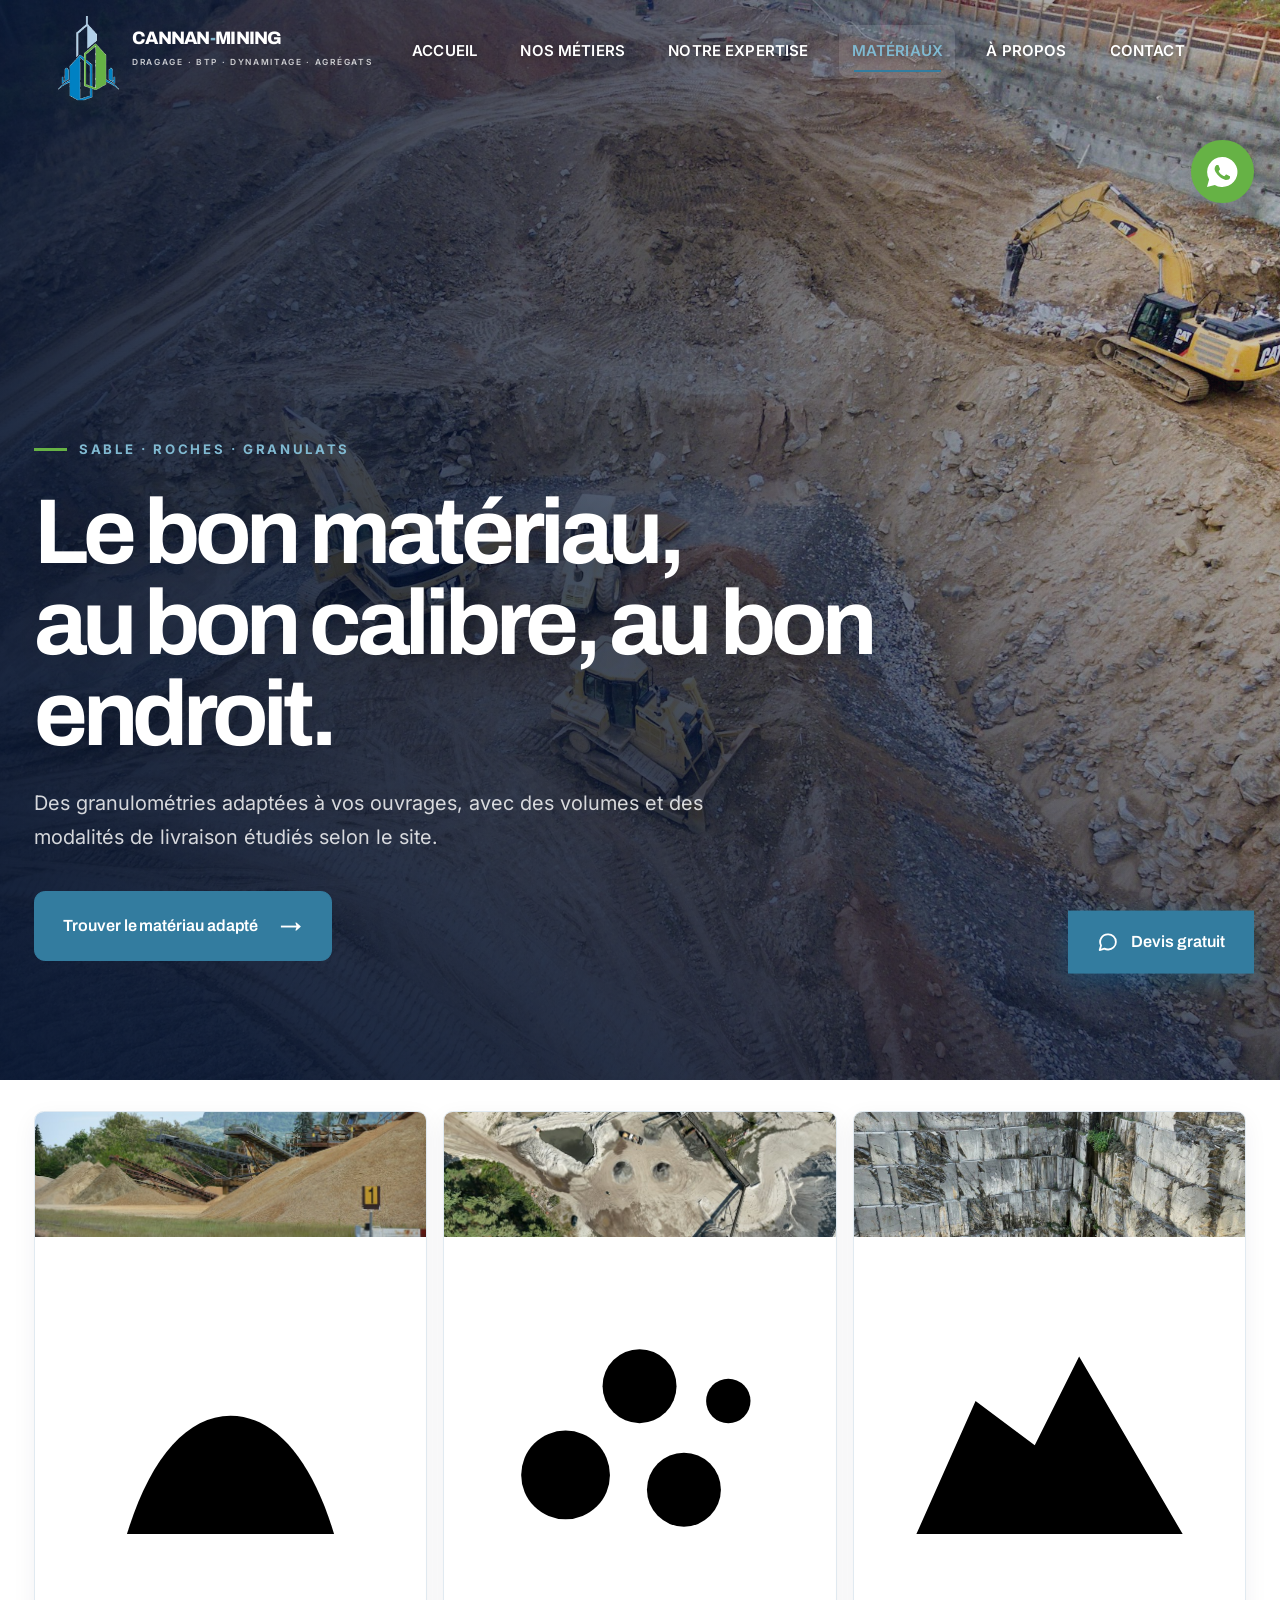
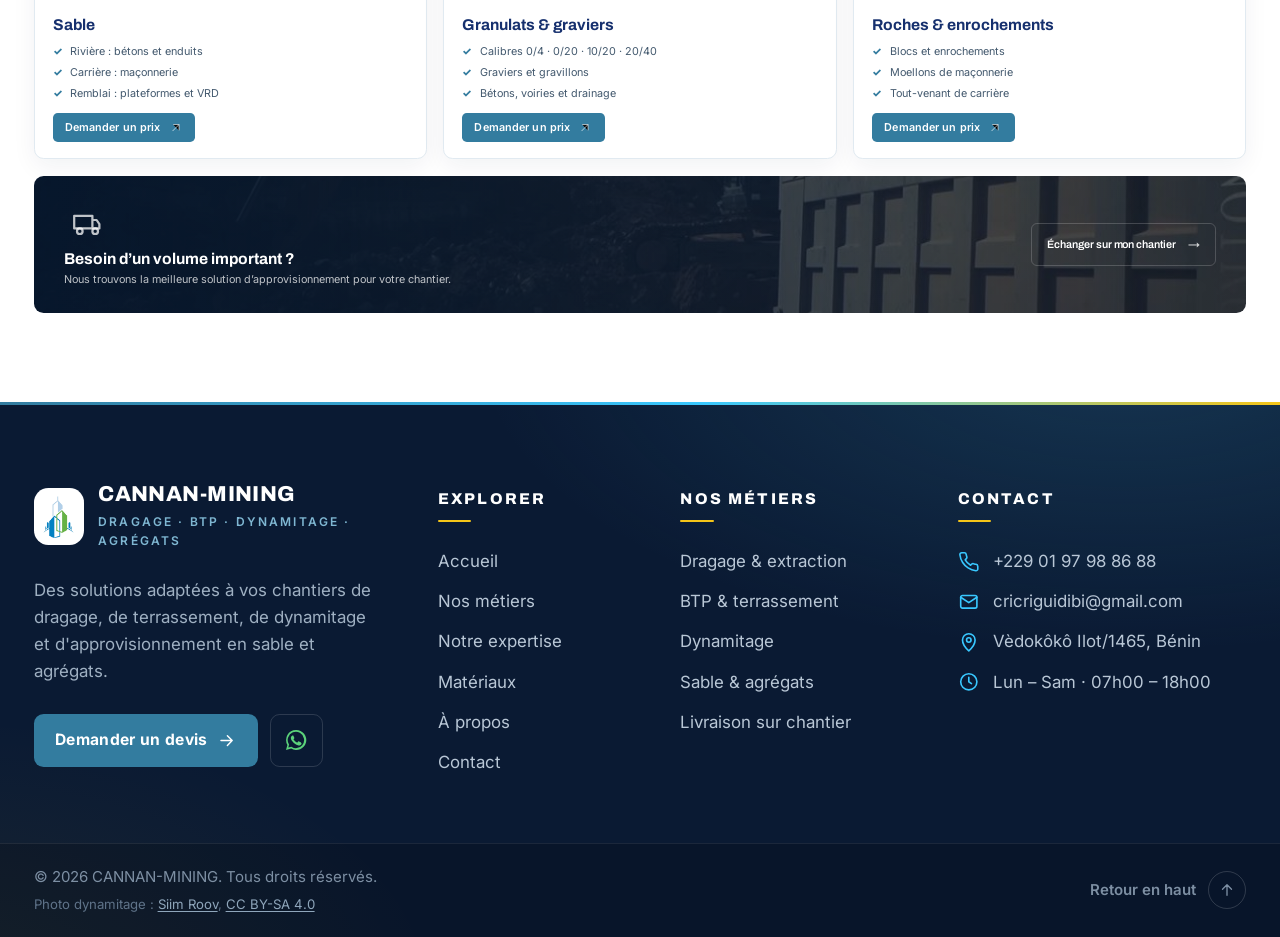
<file: materials.html>
<!DOCTYPE html>

<html lang="fr">

<head>

<meta charset="utf-8">

<meta name="viewport" content="width=device-width, initial-scale=1">

<script>
const navigationEntry=performance.getEntriesByType('navigation')[0];
if('scrollRestoration' in history)history.scrollRestoration=navigationEntry&&navigationEntry.type==='reload'?'manual':'auto';
if(navigationEntry&&navigationEntry.type==='reload'){
  if(location.hash)history.replaceState(history.state,'',location.pathname+location.search);
  window.addEventListener('pageshow',()=>window.scrollTo({top:0,left:0,behavior:'instant'}),{once:true});
  window.addEventListener('pagehide',()=>history.scrollRestoration='auto',{once:true});
  window.scrollTo({top:0,left:0,behavior:'instant'});
}
</script>

<title>Sable et granulats disponibles | Cannan-Minning</title>

<meta name="description" content="Consultez les mat&eacute;riaux, granulom&eacute;tries et usages disponibles aupr&egrave;s de Cannan-Minning.">

<meta name="theme-color" content="#16306E">

<meta property="og:type" content="website">

<meta property="og:locale" content="fr_FR">

<meta property="og:site_name" content="Cannan-Minning">

<meta property="og:title" content="Sable et granulats disponibles | Cannan-Minning">

<meta property="og:description" content="Consultez les mat&eacute;riaux, granulom&eacute;tries et usages disponibles aupr&egrave;s de Cannan-Minning.">

<meta name="twitter:card" content="summary_large_image">

<link rel="icon" href="img/logo-icon.png" type="image/png">

<link rel="apple-touch-icon" href="img/logo-icon.png">

<link rel="preconnect" href="https://fonts.googleapis.com">

<link rel="preconnect" href="https://fonts.gstatic.com" crossorigin>

<link href="https://fonts.googleapis.com/css2?family=Archivo:wght@500;600;700;800&family=Inter:wght@400;500;600;700&display=swap" rel="stylesheet">

<link rel="stylesheet" href="styles.css?v=20261009-12">

<noscript><style>.rv,.rv-l,.rv-r,.rv-z,.rv-f,table tbody tr{opacity:1!important;transform:none!important;filter:none!important}.sprog{display:none}

/* propos - styles */

.list{list-style:none;margin-top:14px;display:flex;flex-direction:column;gap:10px}

.list li{position:relative;padding-left:20px;color:var(--muted);line-height:1.68}

.list li::before{content:'';position:absolute;left:0;top:10px;width:6px;height:6px;border-radius:50%;background:var(--azur)}

.blk{background:#fff;border:1px solid var(--line-s);border-radius:16px;padding:28px 30px;box-shadow:0 1px 0 rgba(16,40,80,.04);transition:transform .25s var(--e), box-shadow .25s var(--e)}

.blk:hover{transform:translateY(-2px);box-shadow:0 10px 40px -20px rgba(10,26,61,.25)}

.blk h3{font-family:'Archivo',sans-serif;font-size:18px;letter-spacing:-.03em;color:var(--navy);margin-bottom:6px}

.blk p{color:var(--muted)}

.apropos-grid{display:grid;grid-template-columns:repeat(12,1fr);gap:24px;margin-top:40px}

.apropos-grid .blk{grid-column:span 6}

@media (max-width:980px){.apropos-grid .blk{grid-column:span 12}}

#apropos .blk ul.list{margin-top:10px}



#apropos .sh{align-items:flex-start}





/* propos - amlioration */

#apropos{background:linear-gradient(180deg,#fff 0%,var(--sky) 100%)}

#apropos .sh h2{font-size:clamp(30px,4.5vw,44px)}

.apropos-hero{display:grid;grid-template-columns:1.05fr .95fr;gap:40px;align-items:center;margin-top:40px}

.apropos-hero .card{background:#fff;border:1px solid var(--line-s);border-radius:20px;padding:36px 38px;box-shadow:0 30px 80px -40px rgba(10,26,61,.35)}

.apropos-hero p{color:var(--muted);font-size:16px;line-height:1.8}

.apropos-hero .badges{display:flex;flex-wrap:wrap;gap:10px;margin-top:20px}

.badge{display:inline-flex;align-items:center;gap:8px;padding:6px 12px;border-radius:999px;font-size:11.5px;font-weight:600;letter-spacing:.04em;text-transform:uppercase;border:1px solid var(--line-s);background:#fff;color:var(--navy);box-shadow:0 1px 0 rgba(16,40,80,.04)}

.badge.az{background:var(--azur-tint);border-color:rgba(2,129,194,.15);color:var(--azur-d)}

.apropos-grid .blk{position:relative;overflow:hidden}

.apropos-grid .blk::before{content:'';position:absolute;inset:0;background:radial-gradient(120% 120% at 0% 0%,rgba(2,129,194,.05) 0%,rgba(255,255,255,0) 70%);pointer-events:none}

.apropos-grid .blk h3{display:flex;align-items:center;gap:10px}

.apropos-grid .blk h3::after{content:'';flex:1;height:1px;background:linear-gradient(90deg,var(--line-s),rgba(255,255,255,0))}

@media (max-width:980px){.apropos-hero{grid-template-columns:1fr}}



</style></noscript>

</head>
<body data-page="materials">
<div class="sprog" id="sprog"></div>
<!-- TOPBAR -->

<div class="tb" id="tb">

  <div class="w"><div class="tb-i">

    <div class="tb-l">

      <a href="tel:+2290197988688"><svg width="12" height="12" viewBox="0 0 24 24" fill="none" stroke="currentColor" stroke-width="2.2" stroke-linecap="round" stroke-linejoin="round"><path d="M22 16.9v3a2 2 0 01-2.2 2 19.8 19.8 0 01-8.6-3.1 19.5 19.5 0 01-6-6A19.8 19.8 0 012.1 4.2 2 2 0 014.1 2h3a2 2 0 012 1.7c.1 1 .4 1.9.7 2.8a2 2 0 01-.5 2.1L8.1 9.9a16 16 0 006 6l1.3-1.2a2 2 0 012.1-.5c.9.3 1.8.6 2.8.7a2 2 0 011.7 2z"/></svg>229 01 97 98 86 88</a>

      <a href="mailto:cricriguidibi@gmail.com"><svg width="12" height="12" viewBox="0 0 24 24" fill="none" stroke="currentColor" stroke-width="2.2" stroke-linecap="round" stroke-linejoin="round"><rect x="2" y="4" width="20" height="16" rx="3"/><path d="M2.5 6.5l9.5 7 9.5-7"/></svg>cricriguidibi@gmail.com</a>

      <span style="display:flex;align-items:center;gap:7px"><svg width="12" height="12" viewBox="0 0 24 24" fill="none" stroke="currentColor" stroke-width="2.2" stroke-linecap="round" stroke-linejoin="round"><path d="M20 10c0 6-8 12-8 12s-8-6-8-12a8 8 0 0116 0z"/><circle cx="12" cy="10" r="3"/></svg>Secteur : régions limitrophes</span>

    </div>

    <span class="tb-r"><i></i>Lun – Sam · 07h00 – 18h00</span>

  </div></div>

</div>




<header class="hd" id="hd">

  <div class="w"><div class="hd-i">

    <a href="index.html#top" class="br">

      <span class="br-m"><img src="img/logo-icon.png" alt="" width="44" height="44" decoding="async"></span>

      <span><span class="br-n">CANNAN<i>-</i>MINING</span><span class="br-s">Dragage · BTP · Dynamitage · Agrégats</span></span>

    </a>

    <nav>
      <a href="index.html" data-page="home">Accueil</a>
      <a href="services.html" data-page="services">Nos m&eacute;tiers</a>
      <a href="dispositif.html#dispositif" data-page="advantages">Notre expertise</a>
      <a href="materials.html" data-page="materials">Mat&eacute;riaux</a>
      <a href="about.html" data-page="about">&Agrave; propos</a>
      <a href="contact.html" data-page="contact">Contact</a>
    </nav>

    <div class="hd-r">

      <a href="contact.html#devis" class="b b-b">Devis gratuit</a>

      <button class="bk" id="bk" aria-label="Menu"><i></i></button>

    </div>

  </div></div>

  <div class="mn" id="mn"><div class="w">
    <a href="index.html" data-page="home">Accueil</a>
    <a href="services.html" data-page="services">Nos m&eacute;tiers</a>
    <a href="dispositif.html#dispositif" data-page="advantages">Notre expertise</a>
    <a href="materials.html" data-page="materials">Mat&eacute;riaux</a>
    <a href="about.html" data-page="about">&Agrave; propos</a>
    <a href="contact.html" data-page="contact">Contact</a>
    <a href="contact.html#devis" class="b b-b">Demander un devis</a>
  </div></div>

</header>
<main class="page-main page-materials">
<section class="impact-hero">
  <img src="img/hero-3.jpg" alt="Vue panoramique d'une carrière et de ses matériaux" width="1600" height="900" fetchpriority="high">
  <div class="impact-hero__shade"></div>
  <div class="w impact-hero__content">
    <span class="impact-hero__eyebrow">Sable · Roches · Granulats</span>
    <h1>Le bon matériau,<br>au bon calibre, au bon endroit.</h1>
    <p>Des granulométries adaptées à vos ouvrages, avec des volumes et des modalités de livraison étudiés selon le site.</p>
    <a class="b b-b" href="contact.html#devis">Trouver le matériau adapté <span aria-hidden="true">→</span></a>
  </div>
</section>
<section class="sec sky" id="materiaux">

  <div class="w">

    <div class="material-cards">
      <article class="material-card rv">
        <img src="img/gal-1.jpg" alt="Stocks de sable en carrière" loading="lazy" decoding="async">
        <div class="material-card__body">
          <span class="material-card__icon" aria-hidden="true"><svg viewBox="0 0 24 24"><path d="M3 19h18"/><path d="M5 19c1.5-5 4-8 7-8s5.5 3 7 8"/><path d="M9 7h.01M13 5h.01M16 8h.01"/></svg></span>
          <span class="material-card__index">01</span>
          <h3>Sable</h3>
          <ul class="material-card__features"><li>Rivière : bétons et enduits</li><li>Carrière : maçonnerie</li><li>Remblai : plateformes et VRD</li></ul>
          <a class="svc-a" href="contact.html#devis">Demander un prix <svg viewBox="0 0 24 24"><path d="M7 17L17 7M8 7h9v9"/></svg></a>
        </div>
      </article>
      <article class="material-card rv">
        <img src="img/gal-3.jpg" alt="Carrière de granulats vue du ciel" loading="lazy" decoding="async">
        <div class="material-card__body">
          <span class="material-card__icon" aria-hidden="true"><svg viewBox="0 0 24 24"><circle cx="7" cy="15" r="3"/><circle cx="15" cy="16" r="2.5"/><circle cx="12" cy="9" r="2.5"/><circle cx="18" cy="10" r="1.5"/></svg></span>
          <span class="material-card__index">02</span>
          <h3>Granulats &amp; graviers</h3>
          <ul class="material-card__features"><li>Calibres 0/4 · 0/20 · 10/20 · 20/40</li><li>Graviers et gravillons</li><li>Bétons, voiries et drainage</li></ul>
          <a class="svc-a" href="contact.html#devis">Demander un prix <svg viewBox="0 0 24 24"><path d="M7 17L17 7M8 7h9v9"/></svg></a>
        </div>
      </article>
      <article class="material-card rv">
        <img src="img/roches-carriere.jpg" alt="Front de taille d’une carrière de roche" loading="lazy" decoding="async">
        <div class="material-card__body">
          <span class="material-card__icon" aria-hidden="true"><svg viewBox="0 0 24 24"><path d="M3 19l4-9 4 3 3-6 7 12z"/><path d="M3 19h18"/></svg></span>
          <span class="material-card__index">03</span>
          <h3>Roches &amp; enrochements</h3>
          <ul class="material-card__features"><li>Blocs et enrochements</li><li>Moellons de maçonnerie</li><li>Tout-venant de carrière</li></ul>
          <a class="svc-a" href="contact.html#devis">Demander un prix <svg viewBox="0 0 24 24"><path d="M7 17L17 7M8 7h9v9"/></svg></a>
        </div>
      </article>
    </div>

    <div class="materials-action content-cta">
      <div>
        <span class="materials-action__icon" aria-hidden="true"><svg viewBox="0 0 24 24" fill="none" stroke="currentColor" stroke-width="1.6" stroke-linecap="round" stroke-linejoin="round"><path d="M3 16h13V7H3zM16 10h3l2 3v3h-5z"/><circle cx="7" cy="18" r="2"/><circle cx="18" cy="18" r="2"/></svg></span>
        <div><b>Besoin d’un volume important&nbsp;?</b><span>Nous trouvons la meilleure solution d’approvisionnement pour votre chantier.</span></div>
      </div>
      <a class="b b-ow" href="contact.html#devis">Échanger sur mon chantier <span aria-hidden="true">→</span></a>
    </div>

  </div>

</section>
</main>
<footer class="fx" id="site-footer">
  <div class="w fx-grid">
    <div class="fx-brand">
      <a href="index.html" class="fx-logo">
        <img src="img/logo-icon.png" alt="" width="48" height="48" decoding="async">
        <span><strong>CANNAN-MINING</strong><small>Dragage &middot; BTP &middot; Dynamitage &middot; Agr&eacute;gats</small></span>
      </a>
      <p>Des solutions adapt&eacute;es &agrave; vos chantiers de dragage, de terrassement, de dynamitage et d'approvisionnement en sable et agr&eacute;gats.</p>
      <div class="fx-actions">
        <a class="fx-btn" href="contact.html#devis">Demander un devis <svg viewBox="0 0 24 24" fill="none" stroke="currentColor" stroke-width="1.8" stroke-linecap="round" stroke-linejoin="round" aria-hidden="true"><path d="M5 12h14M13 6l6 6-6 6"/></svg></a>
        <a class="fx-wa" href="https://wa.me/2290197988688?text=Bonjour%2C%20je%20souhaite%20discuter%20de%20vos%20services." target="_blank" rel="noopener noreferrer" aria-label="Nous écrire sur WhatsApp"><svg viewBox="0 0 24 24" fill="currentColor" aria-hidden="true"><path d="M12 2a10 10 0 00-8.6 15L2 22l5.2-1.4A10 10 0 1012 2zm0 18.2c-1.5 0-3-.4-4.3-1.2l-.3-.2-3.1.8.8-3-.2-.3A8.2 8.2 0 1112 20.2zm4.5-6.1c-.2-.1-1.5-.7-1.7-.8-.2-.1-.4-.1-.6.1l-.8 1c-.1.2-.3.2-.5.1a6.7 6.7 0 01-3.3-2.9c-.3-.4.3-.4.7-1.4.1-.2 0-.3 0-.4l-.8-1.8c-.2-.5-.4-.4-.6-.4h-.5a1 1 0 00-.7.3 3 3 0 00-.9 2.2 5.2 5.2 0 001.1 2.7 11.8 11.8 0 004.5 4c1.7.7 2.3.8 3.2.6.5-.1 1.5-.6 1.7-1.2.2-.6.2-1.1.2-1.2-.1-.1-.3-.2-.5-.3z"/></svg></a>
      </div>
    </div>
    <nav class="fx-col" aria-label="Navigation de pied de page">
      <h3>Explorer</h3>
      <ul>
        <li><a href="index.html">Accueil</a></li>
        <li><a href="services.html">Nos m&eacute;tiers</a></li>
        <li><a href="dispositif.html#dispositif">Notre expertise</a></li>
        <li><a href="materials.html">Mat&eacute;riaux</a></li>
        <li><a href="about.html">&Agrave; propos</a></li>
        <li><a href="contact.html">Contact</a></li>
      </ul>
    </nav>
    <div class="fx-col">
      <h3>Nos m&eacute;tiers</h3>
      <ul>
        <li><a href="services.html">Dragage &amp; extraction</a></li>
        <li><a href="services.html">BTP &amp; terrassement</a></li>
        <li><a href="services.html">Dynamitage</a></li>
        <li><a href="materials.html">Sable &amp; agr&eacute;gats</a></li>
        <li><a href="materials.html">Livraison sur chantier</a></li>
      </ul>
    </div>
    <div class="fx-col fx-contact">
      <h3>Contact</h3>
      <ul>
        <li><svg viewBox="0 0 24 24" fill="none" stroke="currentColor" stroke-width="1.8" stroke-linecap="round" stroke-linejoin="round" aria-hidden="true"><path d="M22 16.9v3a2 2 0 01-2.2 2 19.8 19.8 0 01-8.6-3.1 19.5 19.5 0 01-6-6A19.8 19.8 0 012.1 4.2 2 2 0 014.1 2h3a2 2 0 012 1.7c.1.9.4 1.8.7 2.7a2 2 0 01-.5 2.1L8 9.8a16 16 0 006 6l1.3-1.3a2 2 0 012.1-.4c.9.3 1.8.6 2.7.7a2 2 0 011.7 2z"/></svg><a href="tel:+2290197988688">+229 01 97 98 86 88</a></li>
        <li><svg viewBox="0 0 24 24" fill="none" stroke="currentColor" stroke-width="1.8" stroke-linecap="round" stroke-linejoin="round" aria-hidden="true"><rect x="3" y="5" width="18" height="14" rx="2"/><path d="M3 7l9 6 9-6"/></svg><a href="mailto:cricriguidibi@gmail.com">cricriguidibi@gmail.com</a></li>
        <li><svg viewBox="0 0 24 24" fill="none" stroke="currentColor" stroke-width="1.8" stroke-linecap="round" stroke-linejoin="round" aria-hidden="true"><path d="M12 22s7-6.1 7-12a7 7 0 10-14 0c0 5.9 7 12 7 12z"/><circle cx="12" cy="10" r="2.5"/></svg><span>V&egrave;dok&ocirc;k&ocirc; Ilot/1465, B&eacute;nin</span></li>
        <li><svg viewBox="0 0 24 24" fill="none" stroke="currentColor" stroke-width="1.8" stroke-linecap="round" stroke-linejoin="round" aria-hidden="true"><circle cx="12" cy="12" r="9"/><path d="M12 7v5l3 2"/></svg><span>Lun &ndash; Sam &middot; 07h00 &ndash; 18h00</span></li>
      </ul>
    </div>
  </div>
  <div class="fx-bottom"><div class="w fx-bottom__in">
    <span>&copy; <span id="yr"></span> CANNAN-MINING. Tous droits r&eacute;serv&eacute;s. <small class="fx-credit">Photo dynamitage : <a href="https://commons.wikimedia.org/wiki/File:Aru-L%C3%B5una_quarry_blasting.jpg" target="_blank" rel="noopener">Siim Roov</a>, <a href="https://creativecommons.org/licenses/by-sa/4.0/deed.fr" target="_blank" rel="noopener">CC BY-SA 4.0</a></small></span>
    <a class="fx-top" href="#top">Retour en haut <span><svg viewBox="0 0 24 24" fill="none" stroke="currentColor" stroke-width="1.8" stroke-linecap="round" stroke-linejoin="round" aria-hidden="true"><path d="M12 19V5M6 11l6-6 6 6"/></svg></span></a>
  </div></div>
</footer>
<a href="contact.html#devis" class="fab" id="fab"><svg width="18" height="18" viewBox="0 0 24 24" fill="none" stroke="currentColor" stroke-width="2" stroke-linecap="round" stroke-linejoin="round"><path d="M21 11.5a8.4 8.4 0 01-9 8.4 8.5 8.5 0 01-3.8-.9L3 20.5l1.5-5.1A8.4 8.4 0 0112 3.1a8.4 8.4 0 019 8.4z"/></svg><span>Devis gratuit</span></a>
<a class="wa" href="https://wa.me/2290197988688?text=Bonjour%2C%20je%20souhaite%20discuter%20de%20vos%20services." target="_blank" rel="noopener noreferrer" aria-label="Discuter directement avec Cannan-Minning sur WhatsApp"><svg viewBox="0 0 24 24" fill="currentColor" aria-hidden="true"><path d="M12 2a10 10 0 00-8.6 15L2 22l5.2-1.4A10 10 0 1012 2zm5.3 14c-.2.6-1.2 1.2-1.7 1.2-.5.1-1 .1-1.7-.1-.4-.1-.9-.3-1.5-.6-2.6-1.1-4.3-3.9-4.4-4.1-.1-.2-1-1.4-.9-2.6s.6-1.8.9-2.1c.2-.2.5-.3.7-.3h.5c.2 0 .4 0 .6.5l.8 2c.1.2.1.4 0 .5l-.4.5-.3.3c-.1.1-.2.3 0 .5.1.3.6 1.1 1.4 1.8 1 .9 1.8 1.1 2 1.2.3.1.4.1.5-.1l.7-.8c.2-.2.3-.2.5-.1l1.9.9c.2.1.4.2.4.3.1.2.1.7-.1 1.2z"/></svg></a>
<script src="site.js?v=20261009-9"></script>
</body>
</html>
</file>
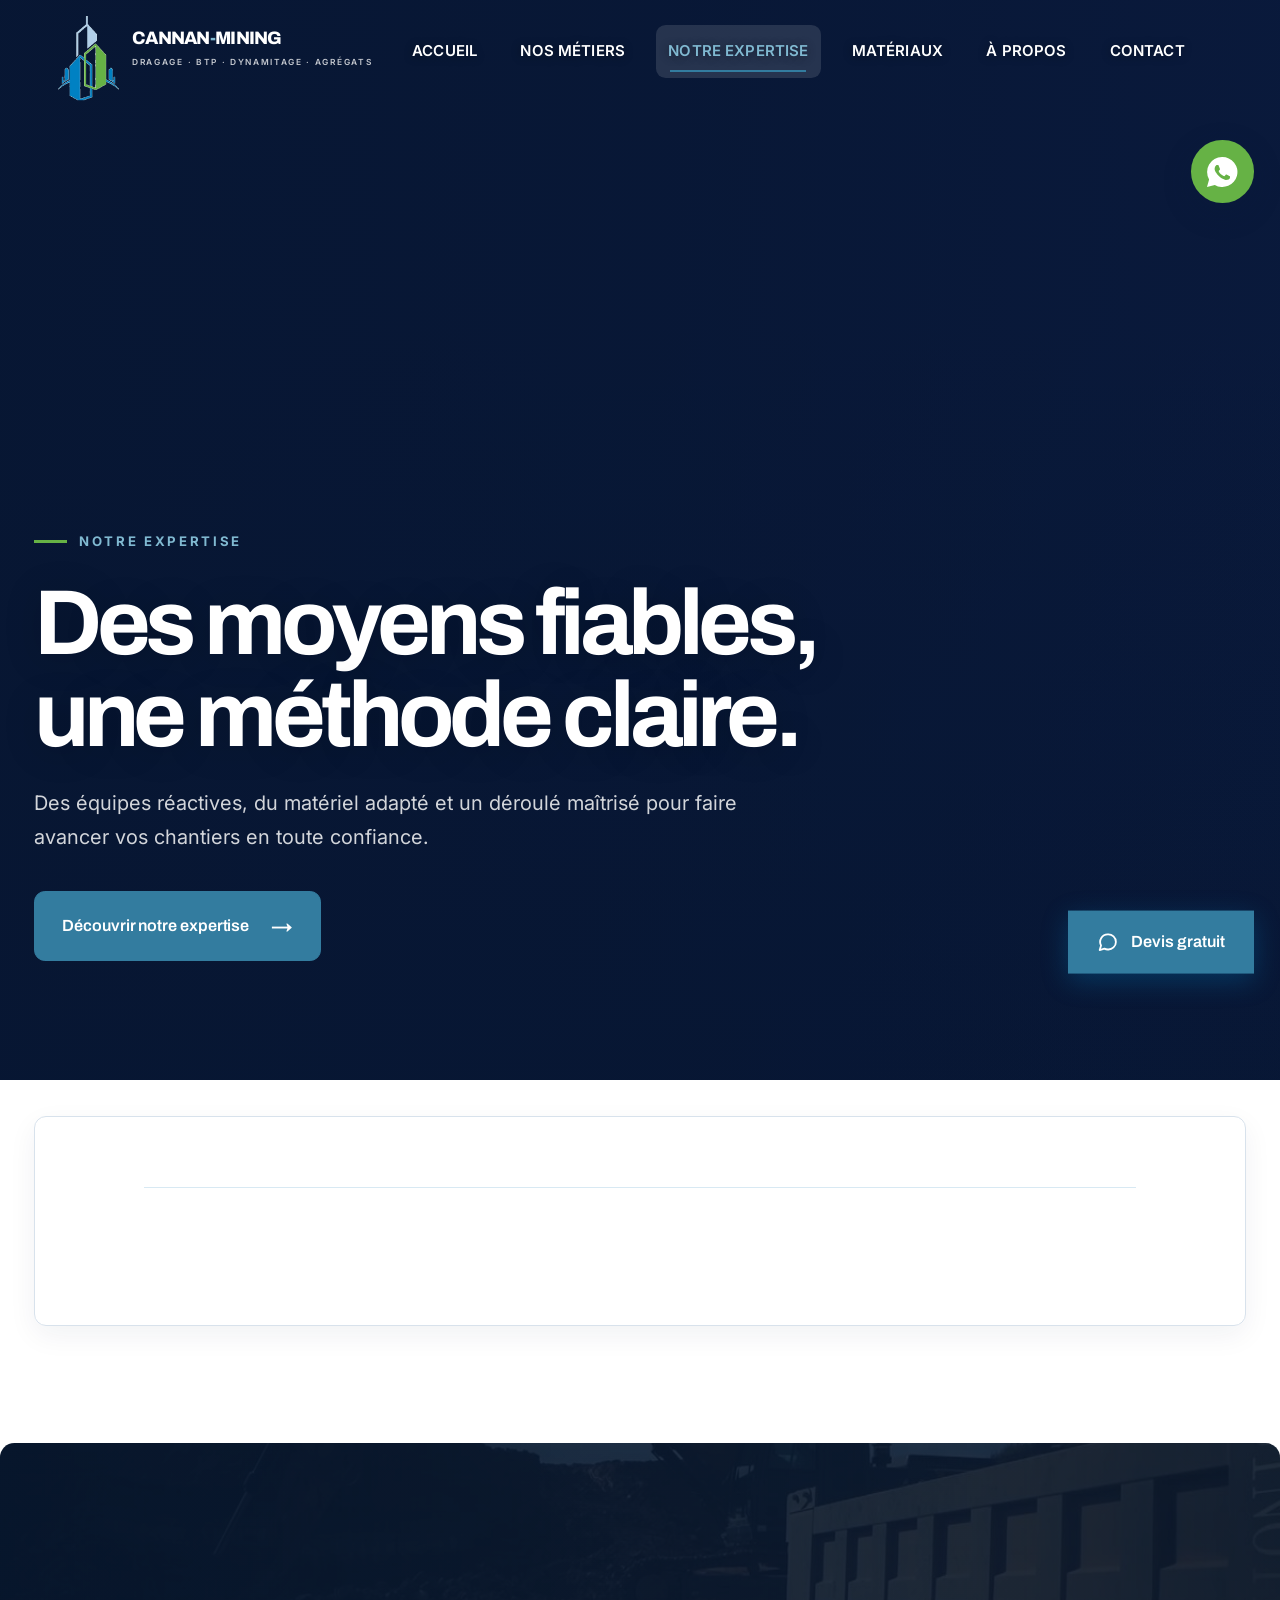
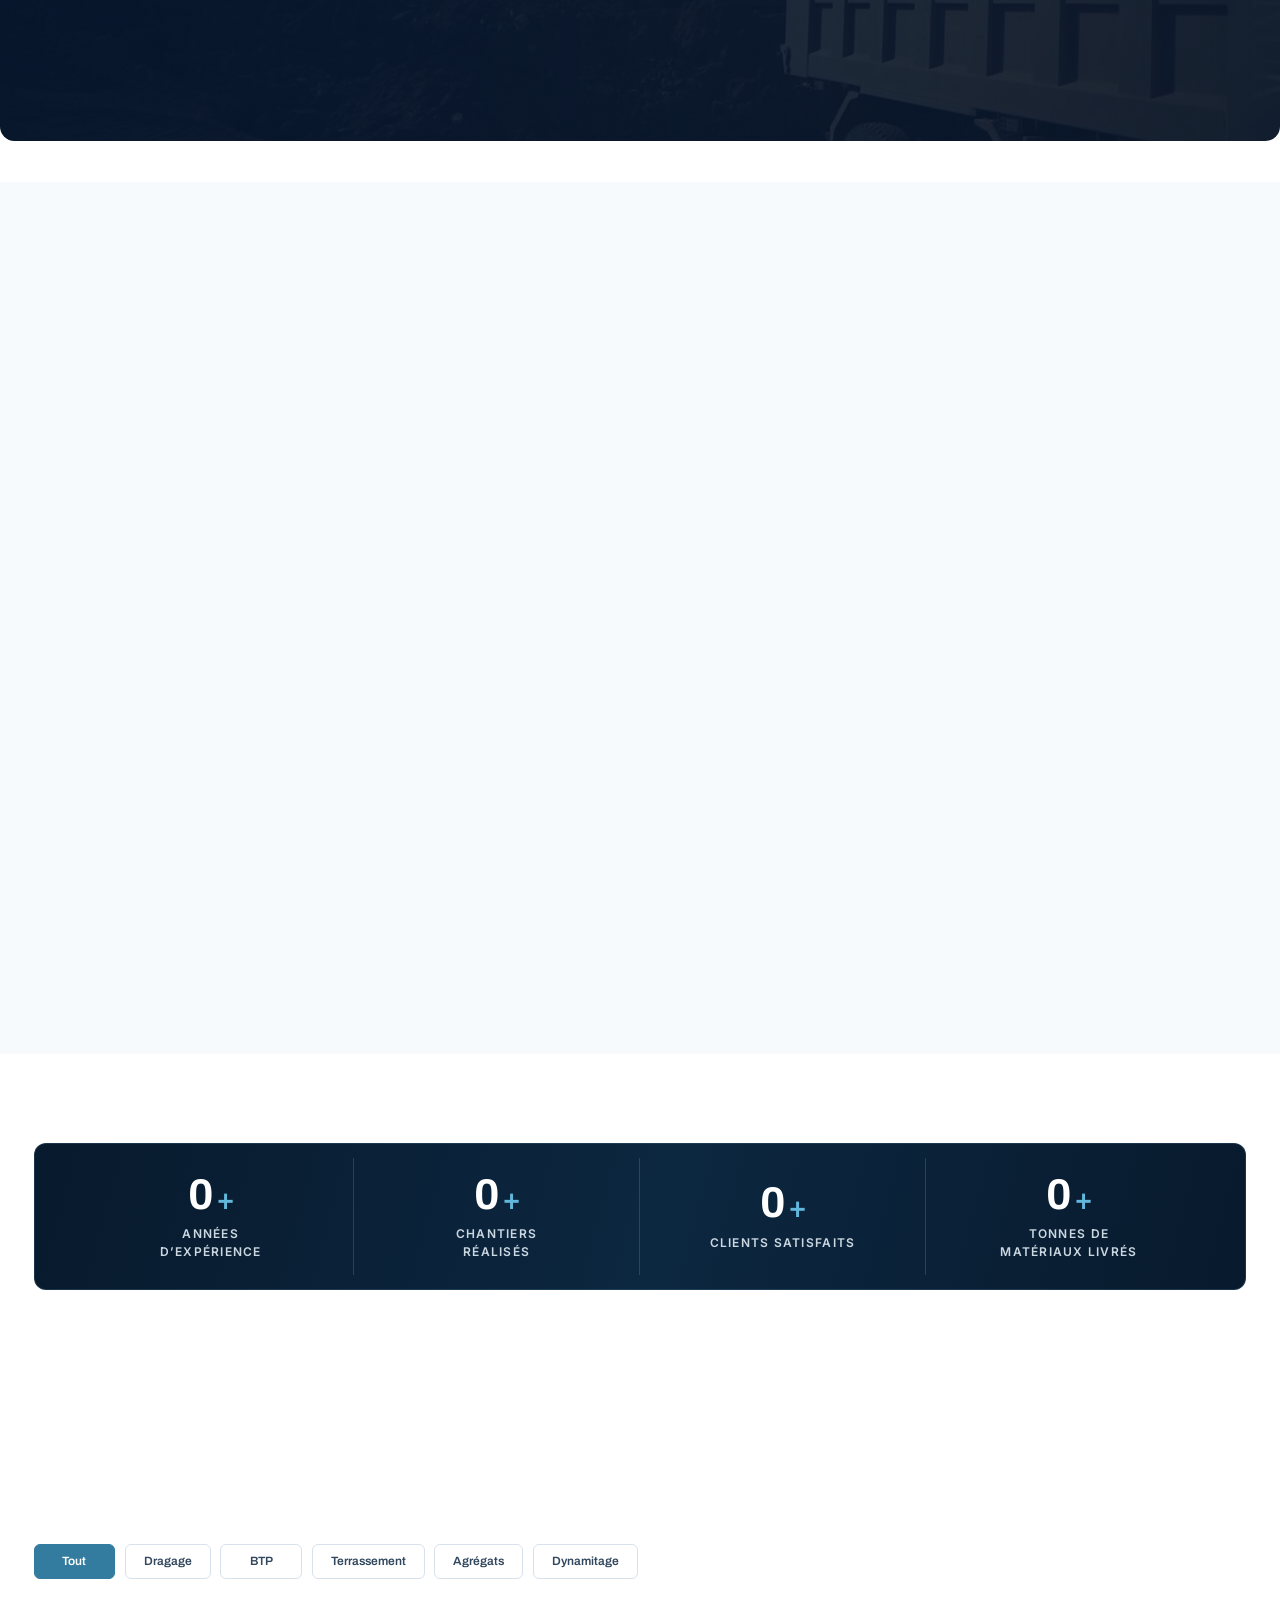
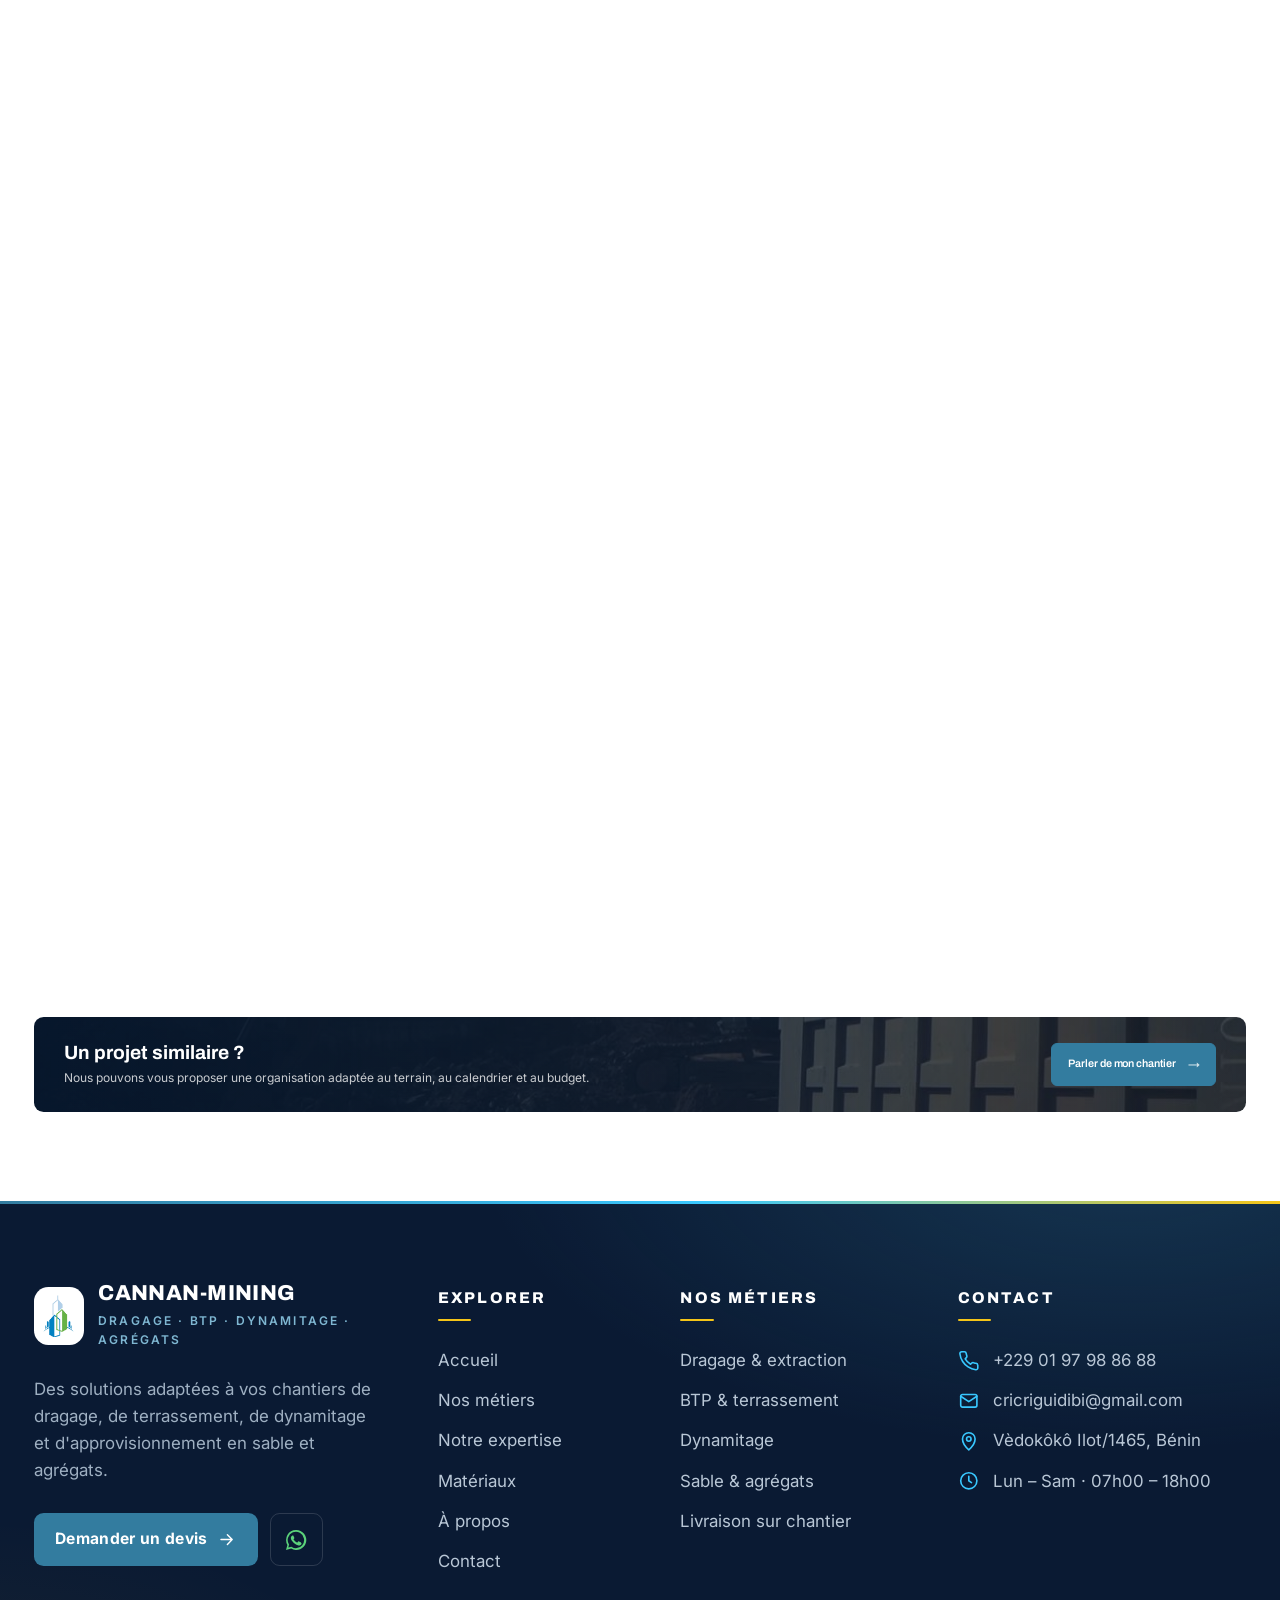
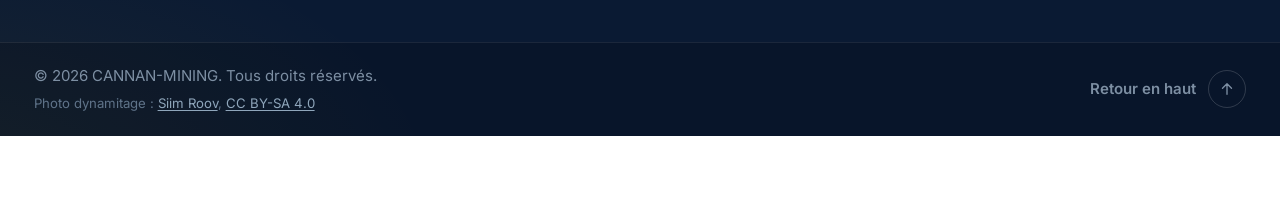
<file: method.html>
<!DOCTYPE html>
<html lang="fr">
<head>
  <meta charset="utf-8">
  <meta name="viewport" content="width=device-width, initial-scale=1">
  <meta http-equiv="refresh" content="0; url=dispositif.html?v=20261006-02#dispositif">
  <link rel="canonical" href="dispositif.html#dispositif">
  <title>Notre méthode | Cannan-Minning</title>
</head>
<body>
  <main>
    <h1>Notre méthode fait partie de notre expertise</h1>
    <p>Retrouvez les étapes de préparation et de suivi de chantier sur la page Notre expertise.</p>
    <p><a href="dispositif.html?v=20261006-02#dispositif">Découvrir notre expertise</a></p>
  </main>
</body>
</html>
</file>
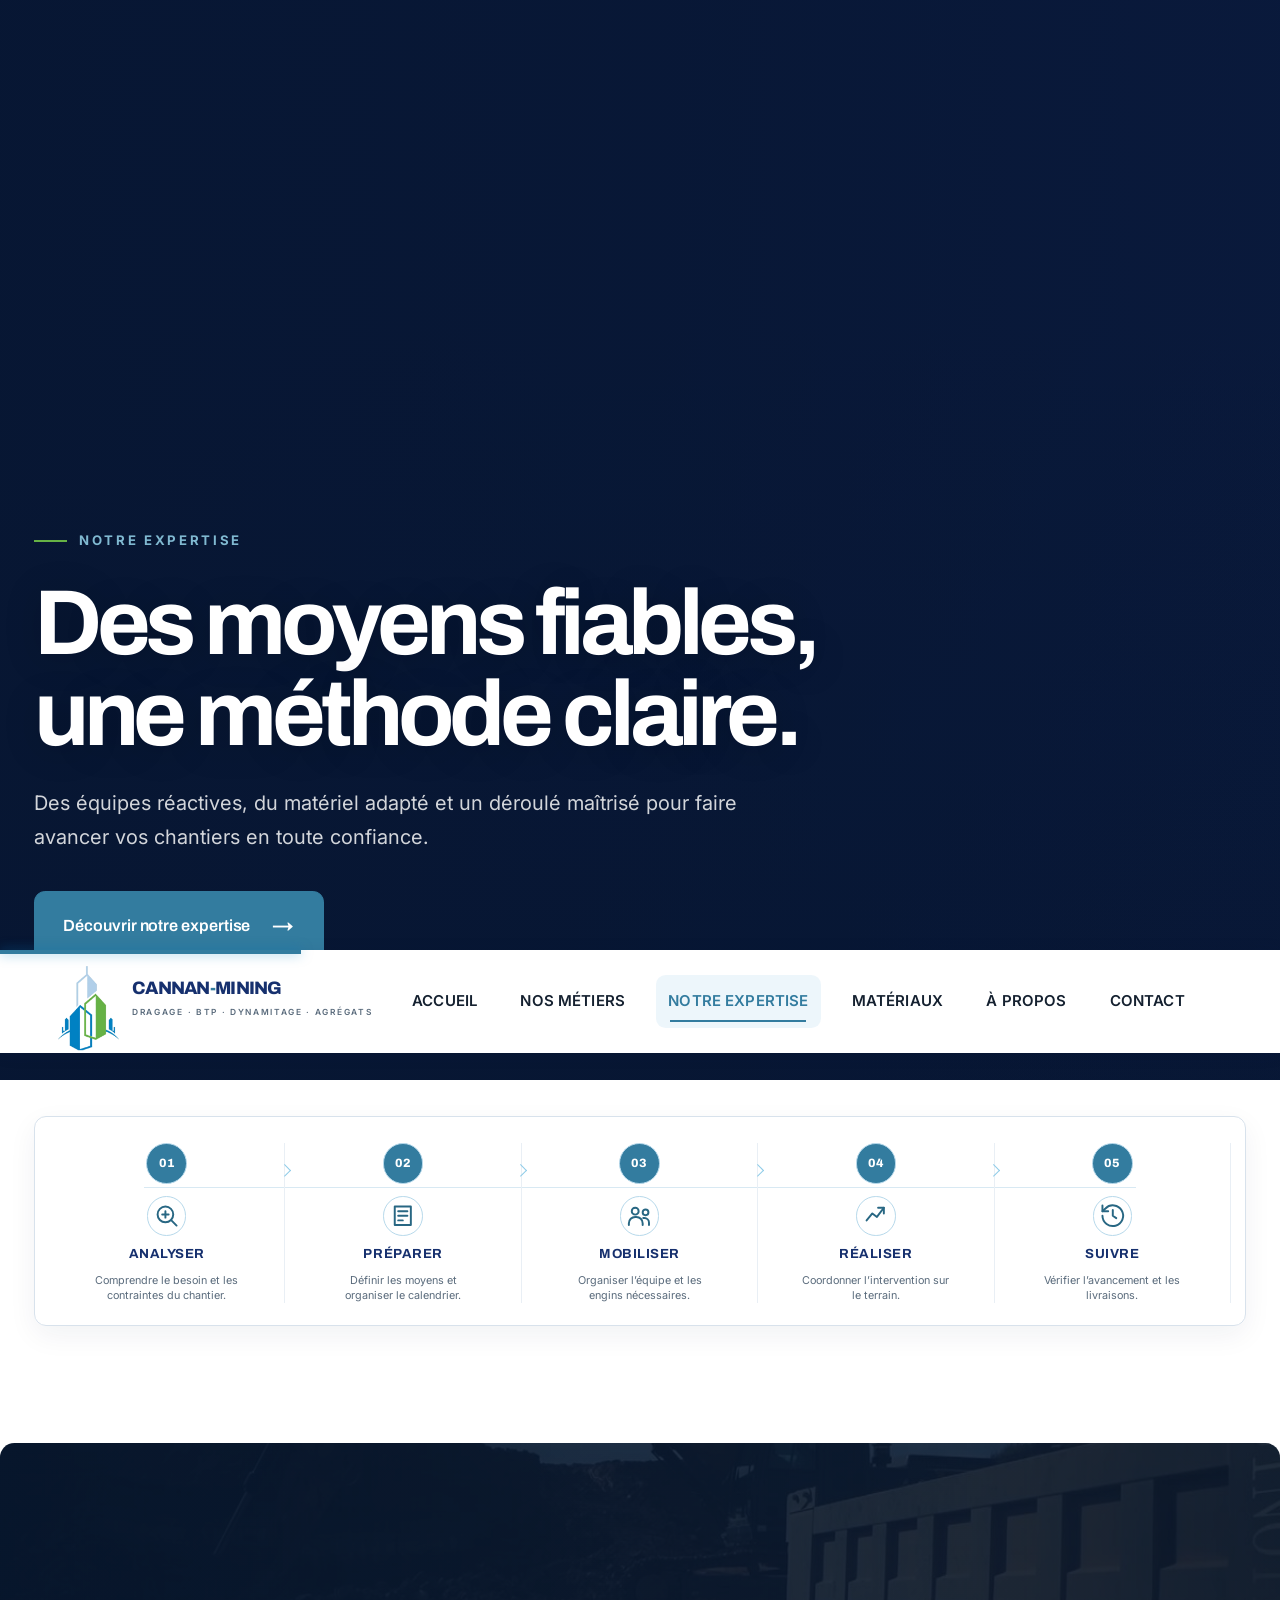
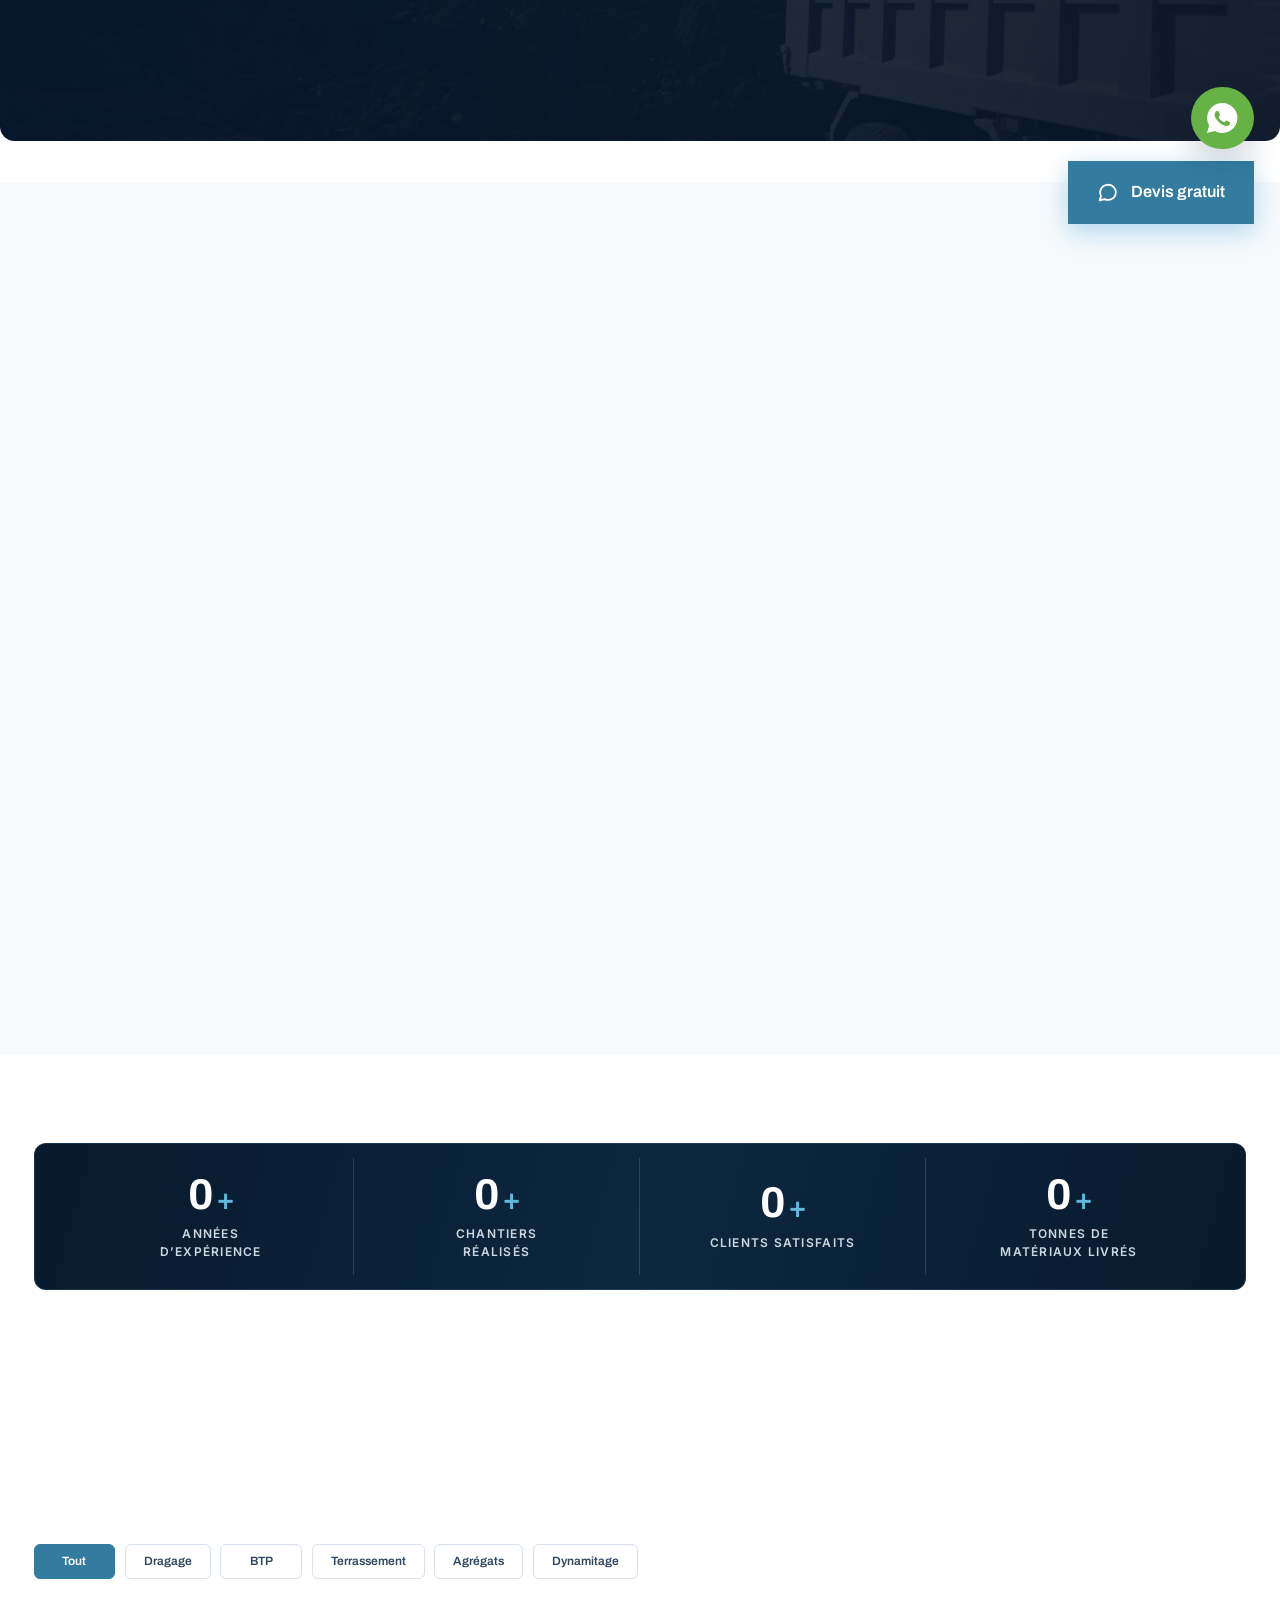
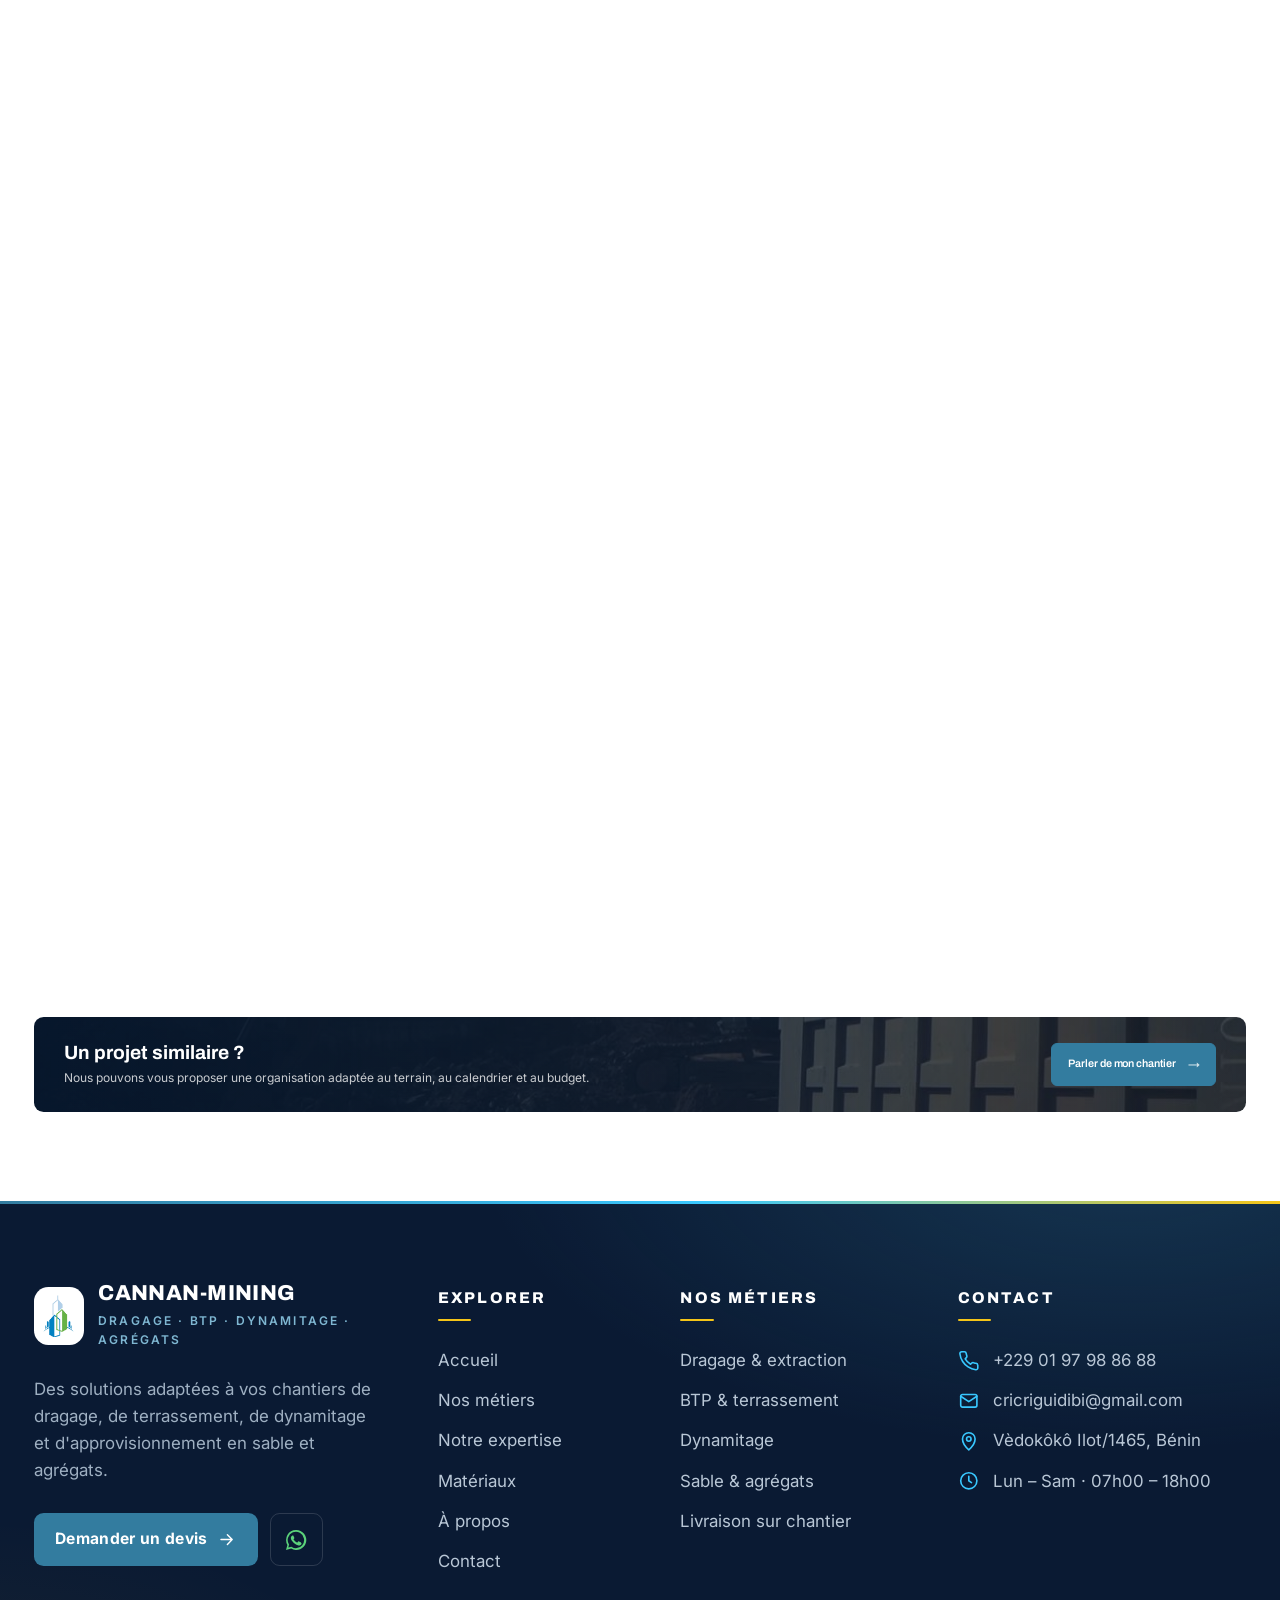
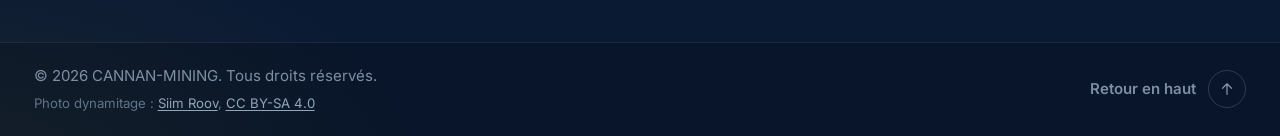
<file: projects.html>
<!DOCTYPE html>
<html lang="fr">
<head>
  <meta charset="utf-8">
  <meta name="viewport" content="width=device-width, initial-scale=1">
  <meta http-equiv="refresh" content="0; url=dispositif.html?v=20261006-02#expertise-realisations">
  <link rel="canonical" href="dispositif.html#expertise-realisations">
  <title>Réalisations intégrées à notre expertise | Cannan-Minning</title>
</head>
<body>
  <main>
    <h1>Nos réalisations font partie de notre expertise</h1>
    <p>La galerie des réalisations est désormais réunie avec notre méthode et nos savoir-faire.</p>
    <p><a href="dispositif.html?v=20261006-02#expertise-realisations">Découvrir notre expertise et nos réalisations</a></p>
  </main>
</body>
</html>
</file>
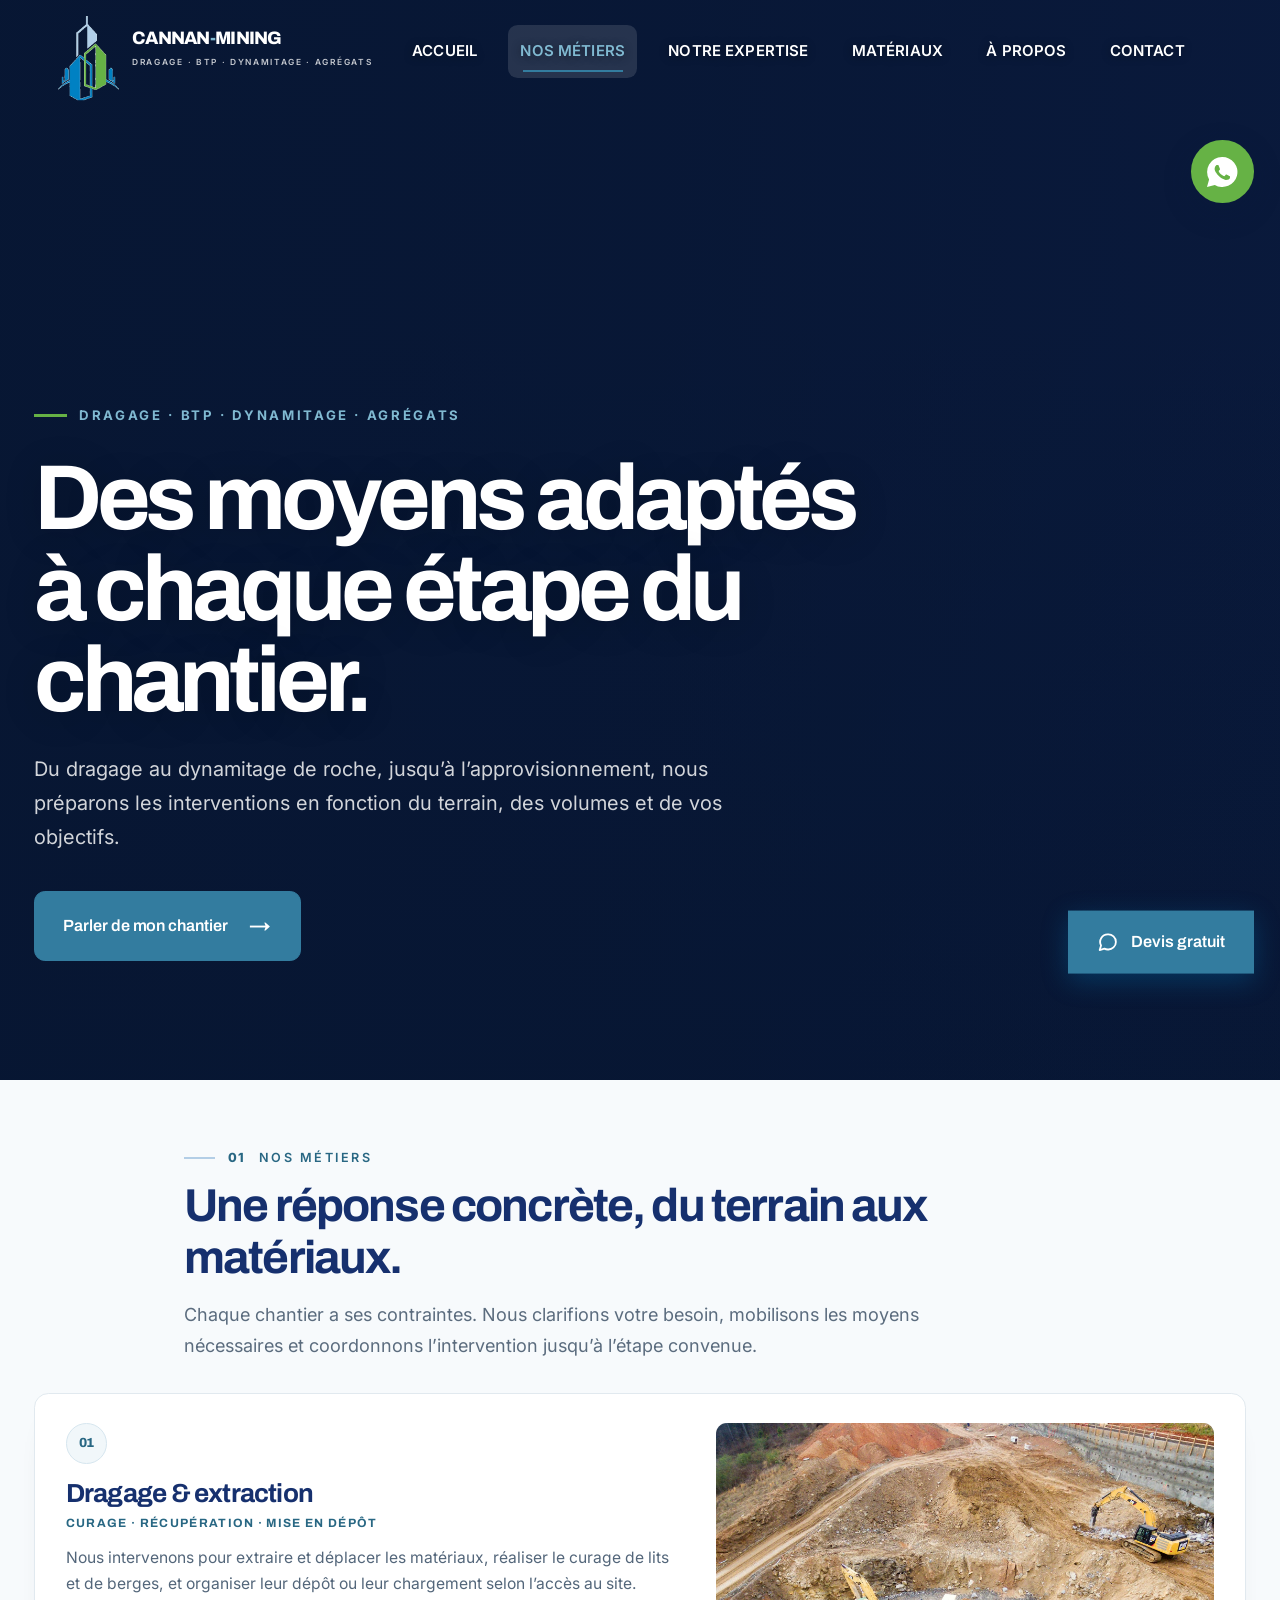
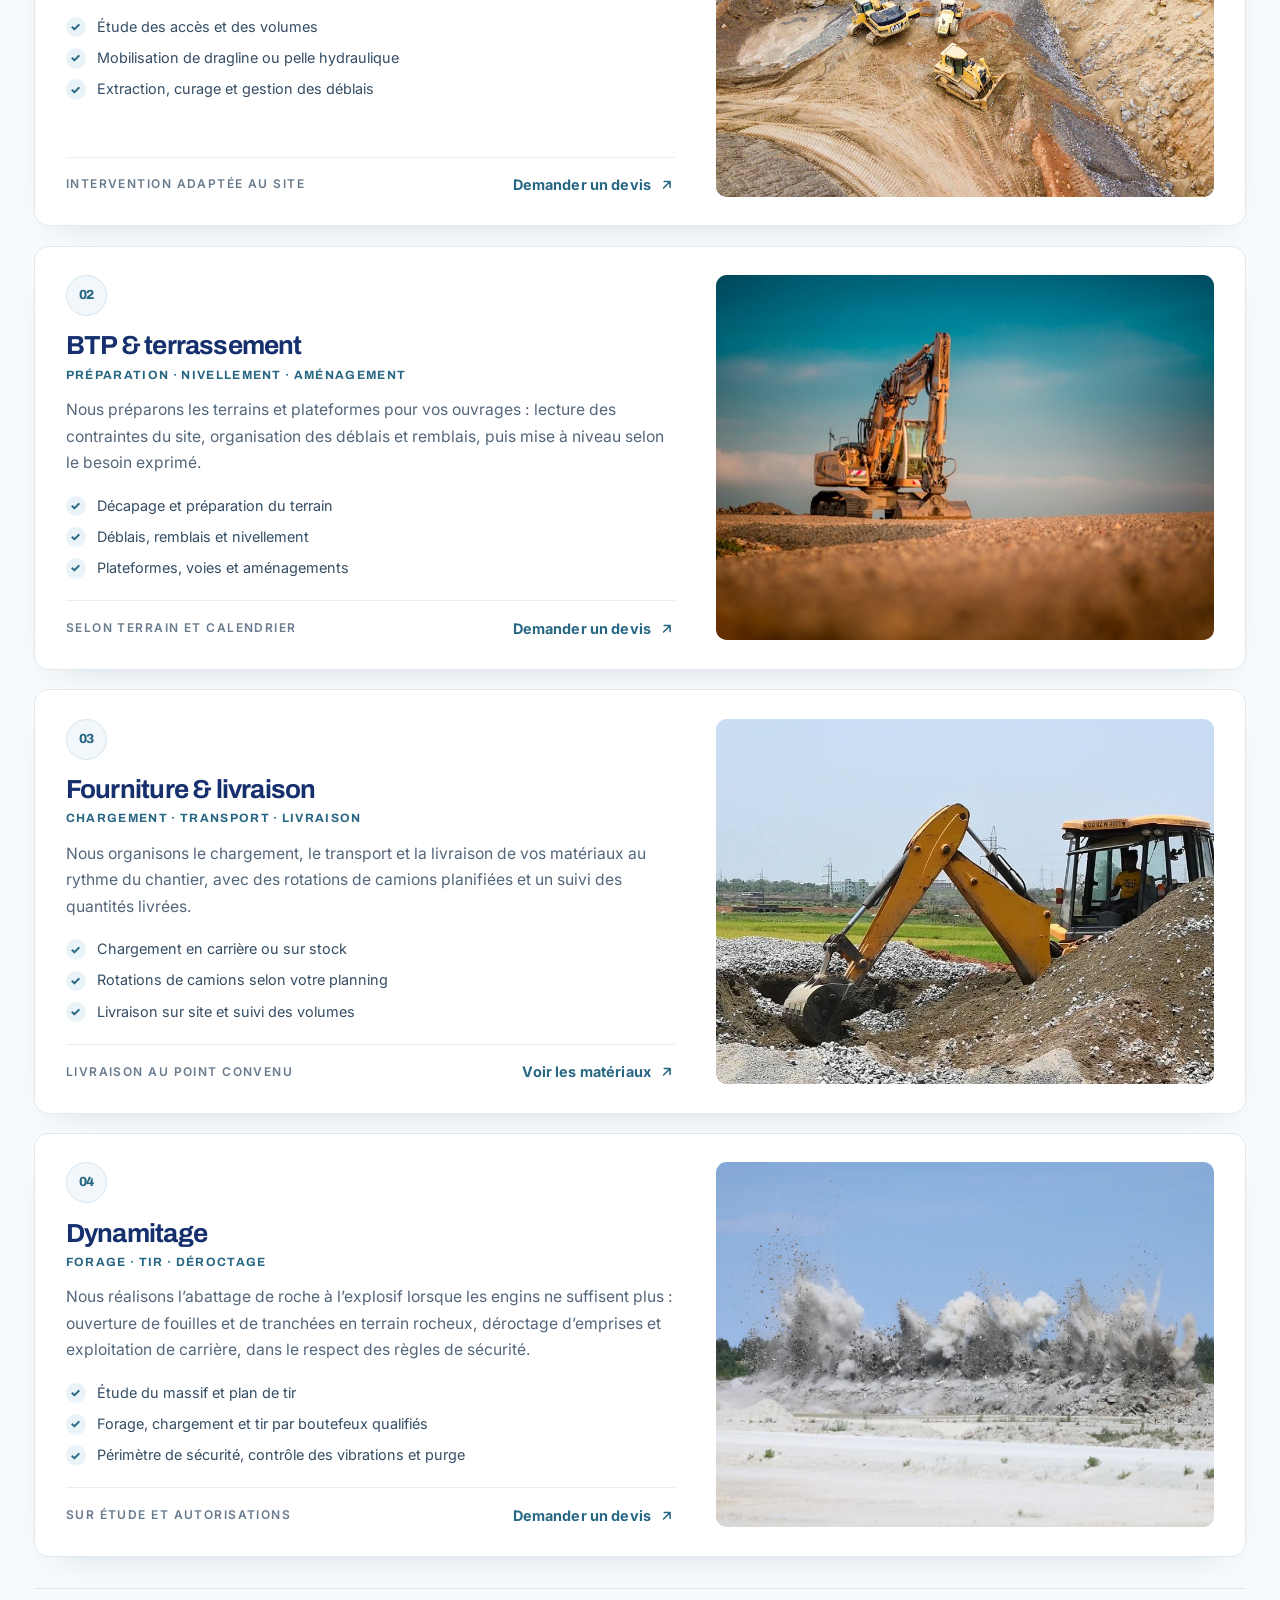
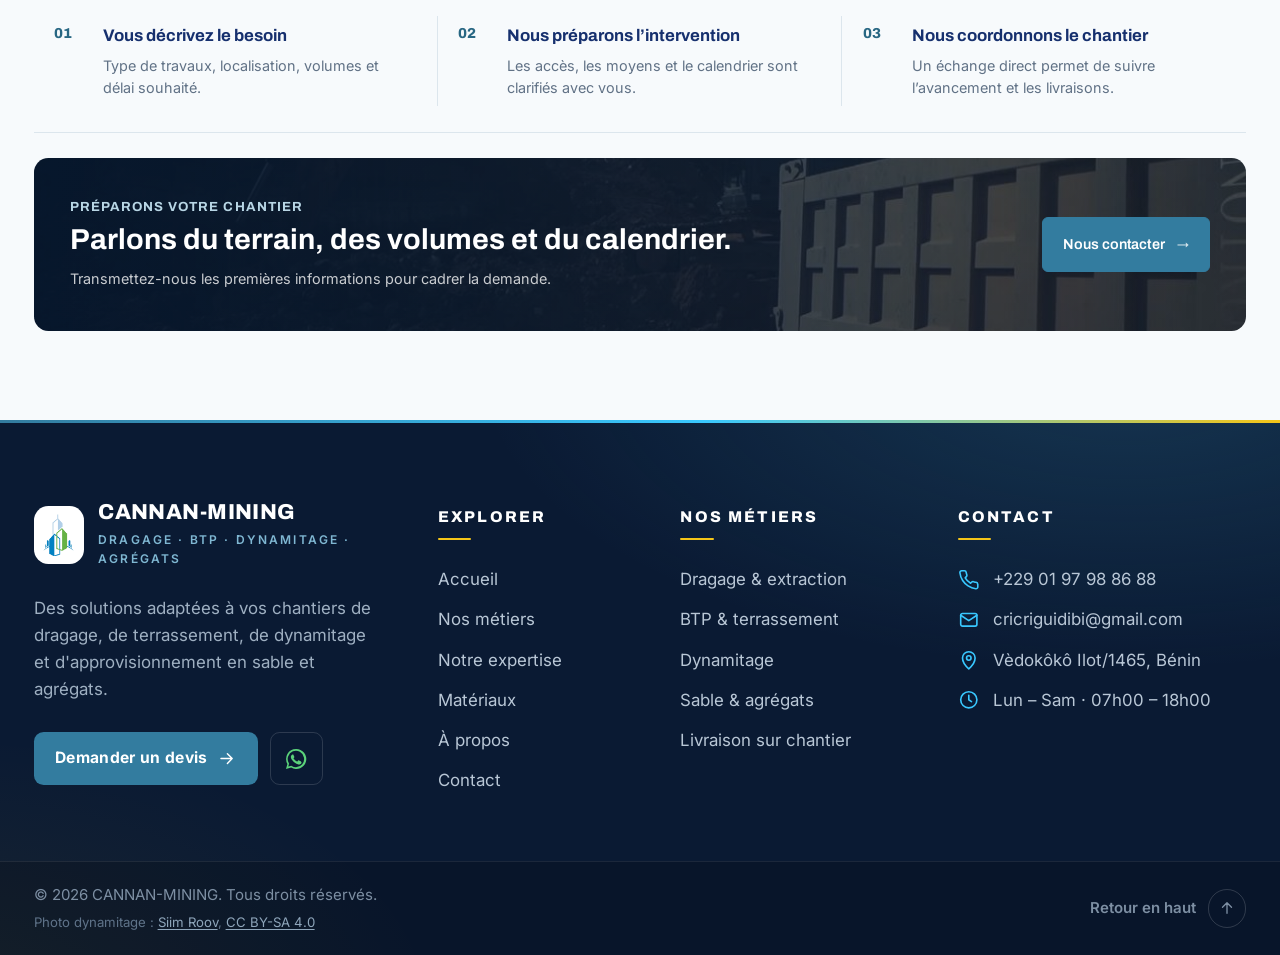
<file: services.html>
<!DOCTYPE html>

<html lang="fr">

<head>

<meta charset="utf-8">

<meta name="viewport" content="width=device-width, initial-scale=1">

<script>
const navigationEntry=performance.getEntriesByType('navigation')[0];
if('scrollRestoration' in history)history.scrollRestoration=navigationEntry&&navigationEntry.type==='reload'?'manual':'auto';
if(navigationEntry&&navigationEntry.type==='reload'){
  if(location.hash)history.replaceState(history.state,'',location.pathname+location.search);
  window.addEventListener('pageshow',()=>window.scrollTo({top:0,left:0,behavior:'instant'}),{once:true});
  window.addEventListener('pagehide',()=>history.scrollRestoration='auto',{once:true});
  window.scrollTo({top:0,left:0,behavior:'instant'});
}
</script>

<title>Prestations de dragage, terrassement et dynamitage | Cannan-Minning</title>

<meta name="description" content="D&eacute;couvrez les prestations Cannan-Minning : dragage de sable, terrassement BTP, dynamitage de roche, petites roches et livraison de sable.">

<meta name="theme-color" content="#16306E">

<meta property="og:type" content="website">

<meta property="og:locale" content="fr_FR">

<meta property="og:site_name" content="Cannan-Minning">

<meta property="og:title" content="Prestations de dragage, terrassement et dynamitage | Cannan-Minning">

<meta property="og:description" content="D&eacute;couvrez les prestations Cannan-Minning : dragage de sable, terrassement BTP, dynamitage de roche, petites roches et livraison de sable.">

<meta name="twitter:card" content="summary_large_image">

<link rel="icon" href="img/logo-icon.png" type="image/png">

<link rel="apple-touch-icon" href="img/logo-icon.png">

<link rel="preconnect" href="https://fonts.googleapis.com">

<link rel="preconnect" href="https://fonts.gstatic.com" crossorigin>

<link href="https://fonts.googleapis.com/css2?family=Archivo:wght@500;600;700;800&family=Inter:wght@400;500;600;700&display=swap" rel="stylesheet">

<link rel="stylesheet" href="styles.css?v=20261009-12">

<noscript><style>.rv,.rv-l,.rv-r,.rv-z,.rv-f,table tbody tr{opacity:1!important;transform:none!important;filter:none!important}.sprog{display:none}

/* propos - styles */

.list{list-style:none;margin-top:14px;display:flex;flex-direction:column;gap:10px}

.list li{position:relative;padding-left:20px;color:var(--muted);line-height:1.68}

.list li::before{content:'';position:absolute;left:0;top:10px;width:6px;height:6px;border-radius:50%;background:var(--azur)}

.blk{background:#fff;border:1px solid var(--line-s);border-radius:16px;padding:28px 30px;box-shadow:0 1px 0 rgba(16,40,80,.04);transition:transform .25s var(--e), box-shadow .25s var(--e)}

.blk:hover{transform:translateY(-2px);box-shadow:0 10px 40px -20px rgba(10,26,61,.25)}

.blk h3{font-family:'Archivo',sans-serif;font-size:18px;letter-spacing:-.03em;color:var(--navy);margin-bottom:6px}

.blk p{color:var(--muted)}

.apropos-grid{display:grid;grid-template-columns:repeat(12,1fr);gap:24px;margin-top:40px}

.apropos-grid .blk{grid-column:span 6}

@media (max-width:980px){.apropos-grid .blk{grid-column:span 12}}

#apropos .blk ul.list{margin-top:10px}



#apropos .sh{align-items:flex-start}





/* propos - amlioration */

#apropos{background:linear-gradient(180deg,#fff 0%,var(--sky) 100%)}

#apropos .sh h2{font-size:clamp(30px,4.5vw,44px)}

.apropos-hero{display:grid;grid-template-columns:1.05fr .95fr;gap:40px;align-items:center;margin-top:40px}

.apropos-hero .card{background:#fff;border:1px solid var(--line-s);border-radius:20px;padding:36px 38px;box-shadow:0 30px 80px -40px rgba(10,26,61,.35)}

.apropos-hero p{color:var(--muted);font-size:16px;line-height:1.8}

.apropos-hero .badges{display:flex;flex-wrap:wrap;gap:10px;margin-top:20px}

.badge{display:inline-flex;align-items:center;gap:8px;padding:6px 12px;border-radius:999px;font-size:11.5px;font-weight:600;letter-spacing:.04em;text-transform:uppercase;border:1px solid var(--line-s);background:#fff;color:var(--navy);box-shadow:0 1px 0 rgba(16,40,80,.04)}

.badge.az{background:var(--azur-tint);border-color:rgba(2,129,194,.15);color:var(--azur-d)}

.apropos-grid .blk{position:relative;overflow:hidden}

.apropos-grid .blk::before{content:'';position:absolute;inset:0;background:radial-gradient(120% 120% at 0% 0%,rgba(2,129,194,.05) 0%,rgba(255,255,255,0) 70%);pointer-events:none}

.apropos-grid .blk h3{display:flex;align-items:center;gap:10px}

.apropos-grid .blk h3::after{content:'';flex:1;height:1px;background:linear-gradient(90deg,var(--line-s),rgba(255,255,255,0))}

@media (max-width:980px){.apropos-hero{grid-template-columns:1fr}}



</style></noscript>

</head>
<body data-page="services">
<div class="sprog" id="sprog"></div>
<!-- TOPBAR -->

<div class="tb" id="tb">

  <div class="w"><div class="tb-i">

    <div class="tb-l">

      <a href="tel:+2290197988688"><svg width="12" height="12" viewBox="0 0 24 24" fill="none" stroke="currentColor" stroke-width="2.2" stroke-linecap="round" stroke-linejoin="round"><path d="M22 16.9v3a2 2 0 01-2.2 2 19.8 19.8 0 01-8.6-3.1 19.5 19.5 0 01-6-6A19.8 19.8 0 012.1 4.2 2 2 0 014.1 2h3a2 2 0 012 1.7c.1 1 .4 1.9.7 2.8a2 2 0 01-.5 2.1L8.1 9.9a16 16 0 006 6l1.3-1.2a2 2 0 012.1-.5c.9.3 1.8.6 2.8.7a2 2 0 011.7 2z"/></svg>229 01 97 98 86 88</a>

      <a href="mailto:cricriguidibi@gmail.com"><svg width="12" height="12" viewBox="0 0 24 24" fill="none" stroke="currentColor" stroke-width="2.2" stroke-linecap="round" stroke-linejoin="round"><rect x="2" y="4" width="20" height="16" rx="3"/><path d="M2.5 6.5l9.5 7 9.5-7"/></svg>cricriguidibi@gmail.com</a>

      <span style="display:flex;align-items:center;gap:7px"><svg width="12" height="12" viewBox="0 0 24 24" fill="none" stroke="currentColor" stroke-width="2.2" stroke-linecap="round" stroke-linejoin="round"><path d="M20 10c0 6-8 12-8 12s-8-6-8-12a8 8 0 0116 0z"/><circle cx="12" cy="10" r="3"/></svg>Secteur : régions limitrophes</span>

    </div>

    <span class="tb-r"><i></i>Lun – Sam · 07h00 – 18h00</span>

  </div></div>

</div>




<header class="hd" id="hd">

  <div class="w"><div class="hd-i">

    <a href="index.html#top" class="br">

      <span class="br-m"><img src="img/logo-icon.png" alt="" width="44" height="44" decoding="async"></span>

      <span><span class="br-n">CANNAN<i>-</i>MINING</span><span class="br-s">Dragage · BTP · Dynamitage · Agrégats</span></span>

    </a>

    <nav>
      <a href="index.html" data-page="home">Accueil</a>
      <a href="services.html" data-page="services">Nos m&eacute;tiers</a>
      <a href="dispositif.html#dispositif" data-page="advantages">Notre expertise</a>
      <a href="materials.html" data-page="materials">Mat&eacute;riaux</a>
      <a href="about.html" data-page="about">&Agrave; propos</a>
      <a href="contact.html" data-page="contact">Contact</a>
    </nav>

    <div class="hd-r">

      <a href="contact.html#devis" class="b b-b">Devis gratuit</a>

      <button class="bk" id="bk" aria-label="Menu"><i></i></button>

    </div>

  </div></div>

  <div class="mn" id="mn"><div class="w">
    <a href="index.html" data-page="home">Accueil</a>
    <a href="services.html" data-page="services">Nos m&eacute;tiers</a>
    <a href="dispositif.html#dispositif" data-page="advantages">Notre expertise</a>
    <a href="materials.html" data-page="materials">Mat&eacute;riaux</a>
    <a href="about.html" data-page="about">&Agrave; propos</a>
    <a href="contact.html" data-page="contact">Contact</a>
    <a href="contact.html#devis" class="b b-b">Demander un devis</a>
  </div></div>

</header>
<main class="page-main page-services">
<section class="impact-hero">
  <video class="impact-hero__video" autoplay muted loop playsinline preload="metadata" aria-hidden="true" tabindex="-1">
    <source src="img/services-dredging.mp4" type="video/mp4">
  </video>
  <div class="impact-hero__shade"></div>
  <div class="w impact-hero__content">
    <span class="impact-hero__eyebrow">Dragage · BTP · Dynamitage · Agrégats</span>
    <h1>Des moyens adaptés<br>à chaque étape du chantier.</h1>
    <p>Du dragage au dynamitage de roche, jusqu’à l’approvisionnement, nous préparons les interventions en fonction du terrain, des volumes et de vos objectifs.</p>
    <a class="b b-b" href="contact.html#devis">Parler de mon chantier <span aria-hidden="true">→</span></a>
  </div>
</section>
<section class="sec" id="services">

  <div class="w">

    <div class="service-intro rv">
      <span class="lb"><span class="ix">01</span> Nos métiers</span>
      <h2>Une réponse concrète, du terrain aux matériaux.</h2>
      <p>Chaque chantier a ses contraintes. Nous clarifions votre besoin, mobilisons les moyens nécessaires et coordonnons l’intervention jusqu’à l’étape convenue.</p>
    </div>

    <div class="service-list">

      <article class="service-row rv">

        <img class="service-row__image" src="img/hero-3.jpg" alt="Engins d’extraction dans une sablière, vue aérienne" loading="lazy" decoding="async">

        <div class="svc-t">

          <span class="svc-ic"><svg viewBox="0 0 24 24" fill="none" stroke-width="1.7" stroke-linecap="round" stroke-linejoin="round"><path d="M2 17h20"/><path d="M5 17V9h6v8"/><path d="M13 17l3-9 5 2-4 7"/><path d="M8 5.5c0-1 1.5-2.5 3-2.5s3 1.5 3 2.5"/></svg></span>

          <span class="svc-n">01</span>

        </div>

        <h3>Dragage &amp; extraction<em>Curage · récupération · mise en dépôt</em></h3>

        <p>Nous intervenons pour extraire et déplacer les matériaux, réaliser le curage de lits et de berges, et organiser leur dépôt ou leur chargement selon l’accès au site.</p>
        <ul class="service-features"><li>Étude des accès et des volumes</li><li>Mobilisation de dragline ou pelle hydraulique</li><li>Extraction, curage et gestion des déblais</li></ul>

        <div class="svc-f">

          <span>Intervention adaptée au site</span>

          <a href="contact.html#devis" class="svc-a">Demander un devis

            <svg viewBox="0 0 24 24" fill="none" stroke-width="2.4" stroke-linecap="round" stroke-linejoin="round"><path d="M7 17L17 7M8 7h9v9"/></svg>

          </a>

        </div>

      </article>



      <article class="service-row rv">

        <img class="service-row__image" src="img/gal-2.jpg" alt="Pelle mécanique préparant une plateforme de chantier" loading="lazy" decoding="async">

        <div class="svc-t">

          <span class="svc-ic"><svg viewBox="0 0 24 24" fill="none" stroke-width="1.7" stroke-linecap="round" stroke-linejoin="round"><path d="M3 20h18"/><path d="M5 20v-4h6v4"/><path d="M14 20V12h5v8"/><path d="M7.5 12l2-6h5l2 6"/></svg></span>

          <span class="svc-n">02</span>

        </div>

        <h3>BTP &amp; terrassement<em>Préparation · nivellement · aménagement</em></h3>

        <p>Nous préparons les terrains et plateformes pour vos ouvrages : lecture des contraintes du site, organisation des déblais et remblais, puis mise à niveau selon le besoin exprimé.</p>
        <ul class="service-features"><li>Décapage et préparation du terrain</li><li>Déblais, remblais et nivellement</li><li>Plateformes, voies et aménagements</li></ul>

        <div class="svc-f">

          <span>Selon terrain et calendrier</span>

          <a href="contact.html#devis" class="svc-a">Demander un devis

            <svg viewBox="0 0 24 24" fill="none" stroke-width="2.4" stroke-linecap="round" stroke-linejoin="round"><path d="M7 17L17 7M8 7h9v9"/></svg>

          </a>

        </div>

      </article>



      <article class="service-row rv">

        <img class="service-row__image" src="img/services-excavation-poster.jpg" alt="Chargement de gravier pour une livraison sur chantier" loading="lazy" decoding="async">

        <div class="svc-t">

          <span class="svc-ic"><svg viewBox="0 0 24 24" fill="none" stroke-width="1.7" stroke-linecap="round" stroke-linejoin="round"><path d="M4 18l5-7 4 4 3-4 4 7z"/><path d="M4 21h16"/><path d="M9 11l2.5-3.5 3 2.5"/></svg></span>

          <span class="svc-n">03</span>

        </div>

        <h3>Fourniture &amp; livraison<em>Chargement · transport · livraison</em></h3>

        <p>Nous organisons le chargement, le transport et la livraison de vos matériaux au rythme du chantier, avec des rotations de camions planifiées et un suivi des quantités livrées.</p>
        <ul class="service-features"><li>Chargement en carrière ou sur stock</li><li>Rotations de camions selon votre planning</li><li>Livraison sur site et suivi des volumes</li></ul>

        <div class="svc-f">

          <span>Livraison au point convenu</span>

          <a href="materials.html" class="svc-a">Voir les matériaux

            <svg viewBox="0 0 24 24" fill="none" stroke-width="2.4" stroke-linecap="round" stroke-linejoin="round"><path d="M7 17L17 7M8 7h9v9"/></svg>

          </a>

        </div>

      </article>

      <article class="service-row rv">

        <img class="service-row__image" src="img/dynamitage.jpg" alt="Tir de mine en carrière : abattage de roche à l’explosif" loading="lazy" decoding="async">

        <div class="svc-t">

          <span class="svc-ic"><svg viewBox="0 0 24 24" fill="none" stroke-width="1.7" stroke-linecap="round" stroke-linejoin="round"><path d="M12 2v3M4.9 4.9l2.1 2.1M2 12h3M19.1 4.9 17 7M22 12h-3"/><path d="M7 21l2.5-7h5L17 21"/><path d="M9.5 14l2.5-4 2.5 4"/></svg></span>

          <span class="svc-n">04</span>

        </div>

        <h3>Dynamitage<em>Forage · tir · déroctage</em></h3>

        <p>Nous réalisons l’abattage de roche à l’explosif lorsque les engins ne suffisent plus : ouverture de fouilles et de tranchées en terrain rocheux, déroctage d’emprises et exploitation de carrière, dans le respect des règles de sécurité.</p>
        <ul class="service-features"><li>Étude du massif et plan de tir</li><li>Forage, chargement et tir par boutefeux qualifiés</li><li>Périmètre de sécurité, contrôle des vibrations et purge</li></ul>

        <div class="svc-f">

          <span>Sur étude et autorisations</span>

          <a href="contact.html#devis" class="svc-a">Demander un devis

            <svg viewBox="0 0 24 24" fill="none" stroke-width="2.4" stroke-linecap="round" stroke-linejoin="round"><path d="M7 17L17 7M8 7h9v9"/></svg>

          </a>

        </div>

      </article>

    </div>

    <div class="service-process">
      <div><span>01</span><b>Vous décrivez le besoin</b><p>Type de travaux, localisation, volumes et délai souhaité.</p></div>
      <div><span>02</span><b>Nous préparons l’intervention</b><p>Les accès, les moyens et le calendrier sont clarifiés avec vous.</p></div>
      <div><span>03</span><b>Nous coordonnons le chantier</b><p>Un échange direct permet de suivre l’avancement et les livraisons.</p></div>
    </div>

    <div class="service-proof content-cta">
      <div><b>Préparons votre chantier</b><strong>Parlons du terrain, des volumes et du calendrier.</strong><p>Transmettez-nous les premières informations pour cadrer la demande.</p></div>
      <a class="b b-b" href="contact.html#devis">Nous contacter <span aria-hidden="true">→</span></a>
    </div>

  </div>

</section>
</main>
<footer class="fx" id="site-footer">
  <div class="w fx-grid">
    <div class="fx-brand">
      <a href="index.html" class="fx-logo">
        <img src="img/logo-icon.png" alt="" width="48" height="48" decoding="async">
        <span><strong>CANNAN-MINING</strong><small>Dragage &middot; BTP &middot; Dynamitage &middot; Agr&eacute;gats</small></span>
      </a>
      <p>Des solutions adapt&eacute;es &agrave; vos chantiers de dragage, de terrassement, de dynamitage et d'approvisionnement en sable et agr&eacute;gats.</p>
      <div class="fx-actions">
        <a class="fx-btn" href="contact.html#devis">Demander un devis <svg viewBox="0 0 24 24" fill="none" stroke="currentColor" stroke-width="1.8" stroke-linecap="round" stroke-linejoin="round" aria-hidden="true"><path d="M5 12h14M13 6l6 6-6 6"/></svg></a>
        <a class="fx-wa" href="https://wa.me/2290197988688?text=Bonjour%2C%20je%20souhaite%20discuter%20de%20vos%20services." target="_blank" rel="noopener noreferrer" aria-label="Nous écrire sur WhatsApp"><svg viewBox="0 0 24 24" fill="currentColor" aria-hidden="true"><path d="M12 2a10 10 0 00-8.6 15L2 22l5.2-1.4A10 10 0 1012 2zm0 18.2c-1.5 0-3-.4-4.3-1.2l-.3-.2-3.1.8.8-3-.2-.3A8.2 8.2 0 1112 20.2zm4.5-6.1c-.2-.1-1.5-.7-1.7-.8-.2-.1-.4-.1-.6.1l-.8 1c-.1.2-.3.2-.5.1a6.7 6.7 0 01-3.3-2.9c-.3-.4.3-.4.7-1.4.1-.2 0-.3 0-.4l-.8-1.8c-.2-.5-.4-.4-.6-.4h-.5a1 1 0 00-.7.3 3 3 0 00-.9 2.2 5.2 5.2 0 001.1 2.7 11.8 11.8 0 004.5 4c1.7.7 2.3.8 3.2.6.5-.1 1.5-.6 1.7-1.2.2-.6.2-1.1.2-1.2-.1-.1-.3-.2-.5-.3z"/></svg></a>
      </div>
    </div>
    <nav class="fx-col" aria-label="Navigation de pied de page">
      <h3>Explorer</h3>
      <ul>
        <li><a href="index.html">Accueil</a></li>
        <li><a href="services.html">Nos m&eacute;tiers</a></li>
        <li><a href="dispositif.html#dispositif">Notre expertise</a></li>
        <li><a href="materials.html">Mat&eacute;riaux</a></li>
        <li><a href="about.html">&Agrave; propos</a></li>
        <li><a href="contact.html">Contact</a></li>
      </ul>
    </nav>
    <div class="fx-col">
      <h3>Nos m&eacute;tiers</h3>
      <ul>
        <li><a href="services.html">Dragage &amp; extraction</a></li>
        <li><a href="services.html">BTP &amp; terrassement</a></li>
        <li><a href="services.html">Dynamitage</a></li>
        <li><a href="materials.html">Sable &amp; agr&eacute;gats</a></li>
        <li><a href="materials.html">Livraison sur chantier</a></li>
      </ul>
    </div>
    <div class="fx-col fx-contact">
      <h3>Contact</h3>
      <ul>
        <li><svg viewBox="0 0 24 24" fill="none" stroke="currentColor" stroke-width="1.8" stroke-linecap="round" stroke-linejoin="round" aria-hidden="true"><path d="M22 16.9v3a2 2 0 01-2.2 2 19.8 19.8 0 01-8.6-3.1 19.5 19.5 0 01-6-6A19.8 19.8 0 012.1 4.2 2 2 0 014.1 2h3a2 2 0 012 1.7c.1.9.4 1.8.7 2.7a2 2 0 01-.5 2.1L8 9.8a16 16 0 006 6l1.3-1.3a2 2 0 012.1-.4c.9.3 1.8.6 2.7.7a2 2 0 011.7 2z"/></svg><a href="tel:+2290197988688">+229 01 97 98 86 88</a></li>
        <li><svg viewBox="0 0 24 24" fill="none" stroke="currentColor" stroke-width="1.8" stroke-linecap="round" stroke-linejoin="round" aria-hidden="true"><rect x="3" y="5" width="18" height="14" rx="2"/><path d="M3 7l9 6 9-6"/></svg><a href="mailto:cricriguidibi@gmail.com">cricriguidibi@gmail.com</a></li>
        <li><svg viewBox="0 0 24 24" fill="none" stroke="currentColor" stroke-width="1.8" stroke-linecap="round" stroke-linejoin="round" aria-hidden="true"><path d="M12 22s7-6.1 7-12a7 7 0 10-14 0c0 5.9 7 12 7 12z"/><circle cx="12" cy="10" r="2.5"/></svg><span>V&egrave;dok&ocirc;k&ocirc; Ilot/1465, B&eacute;nin</span></li>
        <li><svg viewBox="0 0 24 24" fill="none" stroke="currentColor" stroke-width="1.8" stroke-linecap="round" stroke-linejoin="round" aria-hidden="true"><circle cx="12" cy="12" r="9"/><path d="M12 7v5l3 2"/></svg><span>Lun &ndash; Sam &middot; 07h00 &ndash; 18h00</span></li>
      </ul>
    </div>
  </div>
  <div class="fx-bottom"><div class="w fx-bottom__in">
    <span>&copy; <span id="yr"></span> CANNAN-MINING. Tous droits r&eacute;serv&eacute;s. <small class="fx-credit">Photo dynamitage : <a href="https://commons.wikimedia.org/wiki/File:Aru-L%C3%B5una_quarry_blasting.jpg" target="_blank" rel="noopener">Siim Roov</a>, <a href="https://creativecommons.org/licenses/by-sa/4.0/deed.fr" target="_blank" rel="noopener">CC BY-SA 4.0</a></small></span>
    <a class="fx-top" href="#top">Retour en haut <span><svg viewBox="0 0 24 24" fill="none" stroke="currentColor" stroke-width="1.8" stroke-linecap="round" stroke-linejoin="round" aria-hidden="true"><path d="M12 19V5M6 11l6-6 6 6"/></svg></span></a>
  </div></div>
</footer>
<a href="contact.html#devis" class="fab" id="fab"><svg width="18" height="18" viewBox="0 0 24 24" fill="none" stroke="currentColor" stroke-width="2" stroke-linecap="round" stroke-linejoin="round"><path d="M21 11.5a8.4 8.4 0 01-9 8.4 8.5 8.5 0 01-3.8-.9L3 20.5l1.5-5.1A8.4 8.4 0 0112 3.1a8.4 8.4 0 019 8.4z"/></svg><span>Devis gratuit</span></a>
<a class="wa" href="https://wa.me/2290197988688?text=Bonjour%2C%20je%20souhaite%20discuter%20de%20vos%20services." target="_blank" rel="noopener noreferrer" aria-label="Discuter directement avec Cannan-Minning sur WhatsApp"><svg viewBox="0 0 24 24" fill="currentColor" aria-hidden="true"><path d="M12 2a10 10 0 00-8.6 15L2 22l5.2-1.4A10 10 0 1012 2zm5.3 14c-.2.6-1.2 1.2-1.7 1.2-.5.1-1 .1-1.7-.1-.4-.1-.9-.3-1.5-.6-2.6-1.1-4.3-3.9-4.4-4.1-.1-.2-1-1.4-.9-2.6s.6-1.8.9-2.1c.2-.2.5-.3.7-.3h.5c.2 0 .4 0 .6.5l.8 2c.1.2.1.4 0 .5l-.4.5-.3.3c-.1.1-.2.3 0 .5.1.3.6 1.1 1.4 1.8 1 .9 1.8 1.1 2 1.2.3.1.4.1.5-.1l.7-.8c.2-.2.3-.2.5-.1l1.9.9c.2.1.4.2.4.3.1.2.1.7-.1 1.2z"/></svg></a>
<script src="site.js?v=20261009-9"></script>
</body>
</html>
</file>
<file: styles.css>
:root{

  --navy:#16306E;

  --navy-d:#0F2352;

  --navy-dd:#0A1A3D;

  --azur:#0281C2;

  --azur-d:#016A9F;

  --azur-l:#4FB0E0;

  --azur-tint:#E8F4FA;

  --green:#66B245;

  --sky:#EAF3F9;

  --frost:#B3CEE6;

  --ink:#152130;

  --muted:#5A6B7C;

  --line:#D8E2EC;

  --line-s:#E9EFF5;

  --lineD:rgba(255,255,255,.18);

  --e:cubic-bezier(.16,1,.3,1);

  --max:1200px;

}

*{margin:0;padding:0;box-sizing:border-box}

  html{scroll-behavior:smooth;-webkit-text-size-adjust:100%;scroll-padding-top:135px;overflow-x:hidden;overflow-x:clip}

 body{font-family:'Inter',system-ui,sans-serif;color:var(--ink);font-size:15px;line-height:1.62;-webkit-font-smoothing:antialiased;overflow-x:clip;background:#fff}

h1,h2,h3,h4,.f{font-family:'Archivo',sans-serif;font-weight:700;letter-spacing:-.03em;line-height:1.1;color:var(--navy)}

a{text-decoration:none;color:inherit}

img{display:block;max-width:100%}

.w{width:100%;max-width:var(--max);margin:0 auto;padding:0 28px}

.intro-loader{position:fixed;inset:0;z-index:300;display:grid;place-items:center;
  overflow:hidden;background:#fff;opacity:1;visibility:visible;
  transition:opacity .45s var(--e),visibility .45s}

.intro-loader[hidden]{display:none}

.intro-loader.is-done{opacity:0;visibility:hidden;pointer-events:none}

.intro-loader__content{width:min(100% - 40px,300px);display:flex;flex-direction:column;
  align-items:center;text-align:center}

.intro-loader__mark{position:relative;width:min(280px,70vw);aspect-ratio:840/790;margin-bottom:24px}

.intro-loader__mark img{position:absolute;inset:0;width:100%;height:100%;object-fit:contain;
  opacity:0;animation:introLogoFill .35s 1.5s var(--e) forwards}

.intro-loader__draw{position:absolute;inset:0;width:100%;height:100%;overflow:visible}

.intro-loader__draw path{fill:none;stroke-linecap:round;stroke-linejoin:round;
  stroke-dasharray:1;stroke-dashoffset:1;animation:introLogoDraw 1.05s var(--e) forwards}

.intro-loader__draw .draw-sky{stroke:#a9cce5;animation-delay:.02s}

.intro-loader__draw .draw-green{stroke:#63ae45;animation-delay:.16s}

.intro-loader__draw .draw-blue{stroke:#0789c5;animation-delay:.3s}

.intro-loader__draw .draw-ground{stroke:#0789c5;animation-delay:.44s}

.intro-loader__shine{position:absolute;inset:0;overflow:hidden;pointer-events:none}

.intro-loader__shine::after{content:"";position:absolute;inset:-35% auto -35% -45%;width:24%;
  transform:skewX(-22deg);background:linear-gradient(90deg,transparent,rgba(255,255,255,.82),transparent);
  mix-blend-mode:screen;animation:introLogoShine .7s 2.05s ease-out both}

.intro-loader__caption{font-size:10px;font-weight:700;letter-spacing:.2em;
  text-transform:uppercase;color:#526579;opacity:0;animation:introCaption .35s 1.75s ease forwards}

.intro-loader__track{width:min(220px,68vw);height:3px;margin-top:17px;
  overflow:hidden;background:#dbe4ec}

.intro-loader__track span{display:block;width:100%;height:100%;transform:scaleX(0);transform-origin:left;
  background:linear-gradient(90deg,var(--azur),var(--green));
  animation:introProgress 3s linear forwards}

@keyframes introLogoDraw{to{stroke-dashoffset:0}}
@keyframes introLogoFill{to{opacity:1}}
@keyframes introLogoShine{0%{left:-45%}100%{left:130%}}
@keyframes introCaption{to{opacity:1}}
@keyframes introProgress{to{transform:scaleX(1)}}

@media(prefers-reduced-motion:reduce){
  .intro-loader__draw path,.intro-loader__mark img,.intro-loader__shine::after,
  .intro-loader__caption,.intro-loader__track span{animation:none!important}
  .intro-loader__draw{display:none}
  .intro-loader__mark img,.intro-loader__caption{opacity:1}
  .intro-loader__track span{transform:none}
  .intro-loader{transition:none}
}



/* eyebrow */

.lb{display:inline-flex;align-items:center;gap:11px;font-size:10.5px;font-weight:600;letter-spacing:.2em;text-transform:uppercase;color:var(--azur)}

.lb .ix{font-weight:800;letter-spacing:.08em}

.lb::before{content:"";width:26px;height:1px;background:var(--frost)}

.lb.inv{color:rgba(255,255,255,.7)}

.lb.inv::before{background:var(--azur-l)}



/* buttons  sobres */

.b{display:inline-flex;align-items:center;gap:10px;font-family:'Archivo',sans-serif;font-weight:600;font-size:13.5px;letter-spacing:-.005em;padding:14px 24px;border:1px solid transparent;cursor:pointer;transition:.25s var(--e);white-space:nowrap;background:none}

.b-b{background:var(--azur);border-color:var(--azur);color:#fff}

.b-b:hover{background:var(--azur-d);border-color:var(--azur-d);box-shadow:0 4px 14px rgba(2,129,194,.22)}

.b-n{background:var(--navy);border-color:var(--navy);color:#fff}

.b-n:hover{background:var(--navy-d);border-color:var(--navy-d);box-shadow:0 4px 14px rgba(22,48,110,.24)}

.b-o{border-color:var(--line);color:var(--navy);background:#fff}

.b-o:hover{border-color:var(--navy);background:var(--navy);color:#fff}

.b-ow{border-color:var(--lineD);color:#fff;background:transparent}

.b-ow:hover{border-color:#fff;background:#fff;color:var(--navy)}

.b .t{transition:transform .25s var(--e)}

.b:hover .t{transform:translateX(3px)}

.hero-a .b,.hd-r .b{
  min-height:54px;
  border-radius:9px;
  font-weight:700;
  letter-spacing:.01em;
  transition:transform .25s var(--e),background .25s,border-color .25s,box-shadow .25s,color .25s
}

.hero-a .b-b,.hd-r .b-b{
  padding:14px 23px;
  background:linear-gradient(135deg,#159bd5 0%,var(--azur) 58%,#016a9f 100%);
  border-color:rgba(255,255,255,.2);
  box-shadow:0 9px 24px rgba(2,129,194,.3),inset 0 1px 0 rgba(255,255,255,.2)
}

.hero-a .b-b:hover,.hd-r .b-b:hover{
  transform:translateY(-2px);
  background:linear-gradient(135deg,#27a9e2 0%,var(--azur-d) 100%);
  border-color:rgba(255,255,255,.42);
  box-shadow:0 13px 28px rgba(2,129,194,.4),inset 0 1px 0 rgba(255,255,255,.25)
}

.hero-a .b-o{
  padding:14px 22px;
  border-color:rgba(255,255,255,.58);
  background:rgba(9,27,60,.25);
  color:#fff;
  box-shadow:inset 0 1px 0 rgba(255,255,255,.12);
  backdrop-filter:blur(8px)
}

.hero-a .b-o:hover{
  transform:translateY(-2px);
  border-color:#fff;
  background:rgba(255,255,255,.16);
  color:#fff;
  box-shadow:0 10px 24px rgba(0,0,0,.16),inset 0 1px 0 rgba(255,255,255,.2)
}

.hero-a .b .t{transition:transform .25s var(--e)}

.hero-a .b:hover .t{transform:translateX(4px)}

.hd-r .b-b{min-height:44px;padding:10px 18px;border-radius:7px;font-size:12.5px}

.hd-r .b-b:hover{transform:translateY(-1px)}



/* ============ TOPBAR (toujours visible, pousse le hero vers le bas) ============ */

.tb{position:fixed;top:0;left:0;right:0;z-index:101;background:var(--navy-d);color:rgba(255,255,255,.62);font-size:12px}

.tb-i{display:flex;align-items:center;justify-content:space-between;height:40px;gap:20px}

.tb-l{display:flex;gap:26px;align-items:center;flex-wrap:wrap}

.tb-l a,.tb-r{display:flex;align-items:center;gap:7px;transition:color .2s}

.tb-l a:hover{color:#fff}

.tb-r i{width:6px;height:6px;background:var(--green);border-radius:50%;flex-shrink:0}



/* ============ HEADER (transparent sur le hero, blanc au defilement) ============ */

.hd{position:fixed;top:40px;left:0;right:0;z-index:100;isolation:isolate;
  background:transparent;border-bottom:0;
  transition:background .35s var(--e),border-color .35s var(--e),box-shadow .4s var(--e)}

.hd.st{background:#fff;border-color:var(--line);box-shadow:0 2px 14px rgba(10,26,61,.09)}

.hd>.w,.hd>.mn{position:relative;z-index:2}

.hd-i{display:flex;align-items:center;justify-content:space-between;height:74px;gap:24px}

.br{display:flex;align-items:center;gap:12px;flex-shrink:0;transform:translateY(-4px)}

.br-m{width:44px;height:44px;display:grid;place-items:center;flex-shrink:0}

.br-m img{width:100%;height:100%;object-fit:contain}

.br-n{font-family:'Archivo',sans-serif;font-weight:800;font-size:19px;letter-spacing:-.04em;color:var(--navy);line-height:1.05}

.br-n i{font-style:normal;color:var(--azur)}

.br-s{font-size:8.5px;font-weight:600;letter-spacing:.2em;text-transform:uppercase;color:var(--muted);display:block;margin-top:3px}

.hd:not(.st) .br-n,.hd:not(.st) nav a{color:#fff}

.hd:not(.st) .br-s{color:rgba(255,255,255,.76)}

.hd:not(.st) .br-n i{color:var(--azur-l)}

nav{display:flex;gap:2px}

nav a{font-size:13.5px;font-weight:500;color:var(--ink);padding:9px 14px;position:relative;transition:color .2s}

nav a::after{content:"";position:absolute;left:14px;right:14px;bottom:2px;height:1.5px;background:var(--azur);transform:scaleX(0);transform-origin:left;transition:transform .28s var(--e)}

nav a:hover,nav a.on{color:var(--azur)}

.hd:not(.st) nav a:hover,.hd:not(.st) nav a.on{color:var(--azur-l)}

nav a:hover::after,nav a.on::after{transform:scaleX(1)}

.hd-r{display:flex;align-items:center;gap:10px}

.bk{display:none;width:44px;height:44px;border:1px solid var(--line);background:#fff;cursor:pointer;place-items:center}

.bk i{display:block;width:20px;height:1.6px;background:var(--navy);position:relative;transition:.3s}

.bk i::before,.bk i::after{content:"";position:absolute;left:0;width:20px;height:1.6px;background:var(--navy);transition:.3s}

.hd:not(.st) .bk{border-color:rgba(255,255,255,.48);background:rgba(255,255,255,.1)}

.hd:not(.st) .bk i,.hd:not(.st) .bk i::before,.hd:not(.st) .bk i::after{background:#fff}

.bk i::before{top:-6px}.bk i::after{top:6px}

.bk.x i{background:transparent}

.bk.x i::before{top:0;transform:rotate(45deg)}

.bk.x i::after{top:0;transform:rotate(-45deg)}

.mn{display:none;background:#fff;border-top:1px solid var(--line);padding:8px 0 24px}

.mn.on{display:block}

.mn a{display:block;padding:15px 0;font-family:'Archivo',sans-serif;font-weight:700;font-size:18px;color:var(--navy);border-bottom:1px solid var(--line-s)}

.mn .b{width:100%;margin-top:20px;justify-content:center}



/* ============ HERO ============ */

/* 1 seule section : image + overlay + texte par-dessus. */

:root{--bandH:74px;--ctlH:64px;--hdH:115px}   /* 40px topbar + 75px navbar */

.hero{position:relative;margin-top:var(--hdH);background:var(--navy-dd);

  min-height:max(calc(100vh - var(--hdH)),660px);display:flex;flex-direction:column}

.hero-media{position:absolute;top:calc(-1 * var(--hdH));left:0;right:0;bottom:0;z-index:0;
  overflow:hidden;pointer-events:none}

.hero-video{position:absolute;inset:-3.5%;width:107%;height:107%;object-fit:cover;
  object-position:center 55%}

.hero-video-shade{position:absolute;inset:0;z-index:1;pointer-events:none;
  background:linear-gradient(90deg,rgba(10,26,61,.72) 0%,rgba(10,26,61,.48) 48%,rgba(10,26,61,.22) 100%)}

.car{position:relative;z-index:2;flex:1 1 auto;overflow:hidden;background:var(--navy-dd);border:0;min-height:0}

.hero.has-video .car-ui,.hero.has-video .car-txt{display:none}

.hero.has-video .car{background:transparent}

.hero.has-video .car-t{visibility:hidden;display:none}

.car-t{position:absolute;inset:0;display:flex;transition:transform .55s var(--e);will-change:transform}

.car-s{flex:0 0 100%;position:relative}

.car-s img{position:absolute;inset:0;width:100%;height:100%;object-fit:cover;

  object-position:center center;

  image-rendering:auto;

  -webkit-backface-visibility:hidden;backface-visibility:hidden;

  -webkit-transform:translateZ(0);transform:translateZ(0);

  will-change:transform;

  animation:kb 7s ease-out both;display:block}

@keyframes kb{from{-webkit-transform:translateZ(0) scale(1.05);transform:translateZ(0) scale(1.05)}to{-webkit-transform:translateZ(0) scale(1);transform:translateZ(0) scale(1)}}



/* Couche 1 : overlay par slide, entre l'image et le texte */

.car-o{position:absolute;inset:0;z-index:1;pointer-events:none;

  background:linear-gradient(90deg,rgba(10,26,61,.9) 0%,rgba(10,26,61,.72) 42%,rgba(10,26,61,.3) 72%,rgba(10,26,61,.5) 100%)}

/* Couche 2 : overlay global, teinte le bas pour le bandeau et les controles */

.car-ov{position:absolute;inset:0;z-index:2;pointer-events:none;

  background:linear-gradient(0deg,rgba(8,20,48,.92) 0,var(--bandH) 100%,rgba(10,26,61,.4) 170px 100%,transparent 300px 100%)}



/* Couche 3 : le texte Hero, ABSOLU, centre verticalement dans la zone libre

   (au-dessus du bandeau + controles). Plus de decalage en dur. */

.hero-in{position:absolute;inset:0 0 calc(var(--bandH) + var(--ctlH)) 0;z-index:4;display:flex;align-items:center;

  padding:34px 0;pointer-events:none}

.hero-in>.w{width:100%}

.hero-c{pointer-events:auto;max-width:640px}

.hero-title-mobile,.hero-p-mobile{display:none}

.eyebrow{display:inline-flex;align-items:center;gap:10px;font-size:10.5px;font-weight:600;letter-spacing:.2em;text-transform:uppercase;color:var(--azur-l);background:rgba(2,129,194,.14);padding:7px 13px;border:1px solid rgba(120,200,240,.28);backdrop-filter:blur(4px)}

.eyebrow b{font-weight:800;letter-spacing:.08em}

.hero h1{font-size:clamp(2.1rem,4.4vw,3.5rem);letter-spacing:-.042em;margin:22px 0 0;line-height:1.05;color:#fff}

.hero h1 s{text-decoration:none;color:var(--azur-l);display:block}

.hero h1 u{text-decoration:none;border-bottom:3px solid rgba(102,178,69,.75);padding-bottom:2px}

.hero-p{font-size:15.5px;line-height:1.75;color:rgba(255,255,255,.72);margin-top:24px;max-width:500px}

.hero-a{display:flex;flex-wrap:wrap;gap:11px;margin-top:32px}

.hero-s{display:grid;grid-template-columns:repeat(4,1fr);border-top:1px solid rgba(255,255,255,.16);margin-top:40px;padding-top:22px;max-width:620px}

.hero-s>div{padding:0 16px}

.hero-s>div:first-child{padding-left:0}

.hero-s>div+div{border-left:1px solid rgba(255,255,255,.16)}

.hero-s b{font-family:'Archivo',sans-serif;font-size:1.5rem;font-weight:700;color:#fff;display:block;line-height:1.1;letter-spacing:-.03em}

.hero-s b i{font-style:normal;color:var(--azur-l)}

.hero-s span{font-size:11.5px;color:rgba(255,255,255,.55);display:block;margin-top:5px;line-height:1.4}



/* CONTROLS */

.car-ui{position:absolute;left:0;right:0;bottom:var(--bandH);z-index:7}

.car-ui .w{display:flex;align-items:center;gap:18px;padding:14px 28px}

.car-dots{display:flex;gap:5px;flex:1;max-width:340px}

.car-dots button{height:3px;flex:1;background:rgba(255,255,255,.28);cursor:pointer;transition:background .25s,transform .25s var(--e);border:0;padding:0}

.car-dots button:hover{background:rgba(255,255,255,.6);transform:scaleY(2)}

.car-dots button.on{background:#fff}

.car-dots button:focus-visible{outline:2px solid var(--azur-l);outline-offset:4px}

.car-n{font-family:'Archivo',sans-serif;font-size:11.5px;font-weight:600;letter-spacing:.1em;color:rgba(255,255,255,.6);white-space:nowrap}

.car-ar{display:flex;gap:7px}

.car-b{width:36px;height:36px;border:1px solid rgba(255,255,255,.3);background:rgba(255,255,255,.06);backdrop-filter:blur(6px);display:grid;place-items:center;cursor:pointer;transition:.22s}

.car-b:hover{background:#fff;border-color:#fff}

.car-b:hover svg{stroke:var(--navy)}

.car-b svg{width:14px;height:14px;stroke:#fff;transition:stroke .22s}

.car-txt{position:absolute;right:28px;bottom:calc(var(--bandH) + var(--ctlH) + 4px);z-index:4;max-width:290px;text-align:right;pointer-events:none}

.car-txt em{font-style:normal;display:block;font-size:9.5px;font-weight:600;letter-spacing:.18em;text-transform:uppercase;color:var(--azur-l);margin-bottom:6px}

.car-txt b{font-family:'Archivo',sans-serif;font-size:1.05rem;font-weight:600;letter-spacing:-.025em;line-height:1.22;color:#fff}

.car-txt span{display:block;font-size:12.5px;color:rgba(255,255,255,.6);margin-top:4px;line-height:1.5}



/* PROOF BAND (over carousel) - hauteur libre, --bandH mesure en JS */

.band{position:absolute;left:0;right:0;bottom:0;z-index:6;background:rgba(8,20,48,.85);backdrop-filter:blur(14px);border-top:1px solid rgba(255,255,255,.14);color:#fff}

.band-g{display:grid;grid-template-columns:repeat(5,1fr)}

.band-g>div{padding:0 20px;border-right:1px solid rgba(255,255,255,.12);display:flex;gap:11px;align-items:center;transition:background .25s;min-height:74px}

.band-g>div:last-child{border:0}

.band-g>div:hover{background:rgba(255,255,255,.06)}

.band-g svg{stroke:var(--azur-l);flex-shrink:0}

.band-g b{display:block;font-family:'Archivo',sans-serif;font-size:12.5px;font-weight:600;line-height:1.25}

.band-g span{font-size:11.5px;color:rgba(255,255,255,.58);line-height:1.3;display:block}



/* ============ SECTION ============ */

.sec{padding:74px 0}

.sec.sky{background:var(--sky)}

.sh{display:grid;grid-template-columns:1fr 1fr;gap:46px;align-items:end;margin-bottom:46px;padding-bottom:26px;border-bottom:1px solid var(--line)}

.sh h2{font-size:clamp(1.5rem,2.6vw,2.15rem);margin:16px 0 0;letter-spacing:-.035em}

.sh p{font-size:15px;line-height:1.75;color:var(--muted)}



/* ============ SERVICES ============ */

/* ---- PRESTATIONS : 4 métiers ---- */

.svcs{display:grid;grid-template-columns:repeat(2,1fr);gap:18px}

.svc{position:relative;background:#fff;border:1px solid var(--line);padding:30px 32px 26px;overflow:hidden;

  box-shadow:0 1px 2px rgba(10,26,61,.05);transition:transform .3s var(--e),border-color .3s var(--e),box-shadow .3s var(--e)}

/* lis?re azur qui se deploie par le haut au survol */

.svc::before{content:"";position:absolute;left:0;top:0;width:100%;height:3px;background:var(--azur);

  transform:scaleX(0);transform-origin:left;transition:transform .38s var(--e)}

.svc:hover{transform:translateY(-3px);border-color:#C2D6E8;box-shadow:0 14px 34px rgba(10,26,61,.1)}

.svc:hover::before{transform:scaleX(1)}



.svc-t{display:flex;align-items:flex-start;justify-content:space-between;gap:20px;margin-bottom:20px}

.svc-ic{width:52px;height:52px;background:var(--azur-tint);display:grid;place-items:center;flex-shrink:0;

  border-left:2px solid var(--azur);transition:.3s var(--e)}

.svc-ic svg{width:24px;height:24px;stroke:var(--navy);transition:stroke .3s var(--e)}

.svc:hover .svc-ic{background:var(--azur);border-left-color:var(--navy-dd)}

.svc:hover .svc-ic svg{stroke:#fff}

.svc-n{font-family:'Archivo',sans-serif;font-size:38px;font-weight:800;line-height:.82;letter-spacing:-.05em;

  color:#E1EAF2;transition:color .3s var(--e)}

.svc:hover .svc-n{color:var(--azur-tint)}



.svc h3{font-size:1.28rem;letter-spacing:-.032em;line-height:1.18}

.svc h3 em{font-style:normal;display:block;font-family:'Inter',sans-serif;font-size:9.5px;font-weight:600;

  letter-spacing:.18em;text-transform:uppercase;color:var(--azur);margin-top:9px}

.svc p{font-size:13.5px;line-height:1.72;color:var(--muted);margin-top:14px}



.svc-f{display:flex;align-items:center;justify-content:space-between;gap:14px;margin-top:22px;padding-top:16px;border-top:1px solid var(--line-s)}

.svc-f span{font-size:10px;font-weight:600;letter-spacing:.12em;text-transform:uppercase;color:var(--muted);

  background:var(--sky);padding:5px 10px}

.svc-a{display:inline-flex;align-items:center;gap:7px;font-size:12px;font-weight:600;color:var(--navy);letter-spacing:.01em;transition:color .25s}

.svc-a svg{width:13px;height:13px;stroke:currentColor;transition:transform .25s var(--e)}

.svc:hover .svc-a{color:var(--azur)}

.svc:hover .svc-a svg{transform:translate(2px,-2px)}



/* ============ MATERIALS TABLE ============ */

.mt-g{display:grid;grid-template-columns:.85fr 1.15fr;gap:52px;align-items:start}

.mt-l p{font-size:15px;line-height:1.75;color:var(--muted);margin-top:20px}

.mt-note{display:flex;gap:12px;margin-top:26px;background:#fff;border:1px solid var(--line);border-left:3px solid var(--green);padding:16px 18px}

.mt-note svg{width:18px;height:18px;stroke:var(--green);flex-shrink:0;margin-top:1px}

.mt-note p{font-size:13px;line-height:1.6;color:var(--muted);margin:0}

table{width:100%;border-collapse:collapse;background:#fff;border:1px solid var(--line)}

th{background:var(--navy);color:#fff;text-align:left;padding:13px 18px;font-size:10px;font-weight:600;letter-spacing:.16em;text-transform:uppercase;font-family:'Archivo',sans-serif}

th:last-child{text-align:right}

td{padding:14px 18px;border-bottom:1px solid var(--line-s);font-size:13.5px;color:var(--muted);line-height:1.55}

td:first-child{font-family:'Archivo',sans-serif;font-size:14px;font-weight:600;color:var(--navy);width:34%}

td.g{text-align:right;font-family:'Archivo',sans-serif;font-size:13px;font-weight:600;color:var(--azur);white-space:nowrap}

td.g::before{content:"";display:inline-block;width:5px;height:5px;border-radius:50%;background:var(--green);margin-right:8px;vertical-align:middle}

tbody tr{transition:background .2s}

tbody tr:hover{background:var(--azur-tint)}

tbody tr:last-child td{border-bottom:0}



/* ============ GALLERY ============ */

.gal{display:grid;grid-template-columns:repeat(3,1fr);gap:16px}

.g{border:1px solid var(--line);background:#fff;transition:.25s var(--e);display:flex;flex-direction:column}

.g:hover{border-color:var(--azur-l);box-shadow:0 4px 18px rgba(21,33,48,.08)}

.g-img{overflow:hidden;border-bottom:1px solid var(--line-s)}

.g-img img{width:100%;aspect-ratio:4/2.7;object-fit:cover;transition:transform .7s var(--e);filter:saturate(.88)}

.g:hover .g-img img{transform:scale(1.05);filter:saturate(1)}

.g-b{padding:18px 20px 20px;flex:1;display:flex;flex-direction:column}

.g-tag{font-size:9.5px;font-weight:600;letter-spacing:.18em;text-transform:uppercase;color:var(--azur);margin-bottom:8px}

.g-b h3{font-size:1.02rem;letter-spacing:-.025em}

.g-b p{font-size:13px;line-height:1.6;color:var(--muted);margin-top:8px;flex:1}

.g-l{display:inline-flex;align-items:center;gap:6px;font-size:11.5px;font-weight:600;color:var(--azur);margin-top:14px}

.g-l svg{width:12px;height:12px;stroke:currentColor;transition:transform .25s var(--e)}

.g:hover .g-l svg{transform:translateX(3px)}



/* ============ FIGURES ============ */

.figs{display:grid;grid-template-columns:repeat(4,1fr);gap:0;border:1px solid var(--line);background:#fff}

.fig{padding:28px 24px;border-right:1px solid var(--line);border-top:3px solid transparent;transition:.25s var(--e)}

.fig:last-child{border-right:0}

.fig:hover{border-top-color:var(--azur)}

.fig-ic{width:38px;height:38px;background:var(--sky);display:grid;place-items:center;margin-bottom:18px;transition:.25s}

.fig-ic svg{width:19px;height:19px;stroke:var(--navy);transition:.25s}

.fig:hover .fig-ic{background:var(--azur)}

.fig:hover .fig-ic svg{stroke:#fff}

.fig b{display:block;font-family:'Archivo',sans-serif;font-size:15px;font-weight:600;color:var(--navy);margin-bottom:9px;letter-spacing:-.02em}

.fig p{font-size:13px;line-height:1.68;color:var(--muted)}



/* ============ PROCESS ============ */

.proc{display:grid;grid-template-columns:repeat(4,1fr);border:1px solid var(--line);background:#fff}

.pc{padding:28px 24px;border-right:1px solid var(--line);transition:.25s var(--e)}

.pc:last-child{border:0}

.pc:hover{background:var(--sky)}

.pc .n{font-family:'Archivo',sans-serif;font-size:11px;font-weight:700;letter-spacing:.14em;color:var(--azur)}

.pc b{display:block;font-family:'Archivo',sans-serif;font-size:15.5px;font-weight:600;color:var(--navy);margin:14px 0 8px;letter-spacing:-.02em}

.pc p{font-size:13px;line-height:1.65;color:var(--muted)}



/* ============ QUOTE ============ */

.q-g{display:grid;grid-template-columns:1.25fr .75fr;gap:56px;align-items:center}

.q-g blockquote{font-family:'Archivo',sans-serif;font-size:1.2rem;font-weight:600;line-height:1.45;letter-spacing:-.025em;color:var(--navy)}

.q-g blockquote span{font-family:'Inter',sans-serif;font-size:13.5px;font-weight:400;color:var(--muted);letter-spacing:0}

.q-side{border-left:1px solid var(--line);padding-left:36px}

.q-side .it{display:flex;gap:13px;padding:16px 0;border-bottom:1px solid var(--line)}

.q-side .it:last-child{border:0;padding-bottom:0}

.q-side .it svg{width:18px;height:18px;stroke:var(--green);flex-shrink:0;margin-top:2px}

.q-side .it b{font-family:'Archivo',sans-serif;font-size:14px;font-weight:600;color:var(--navy);display:block}

.q-side .it span{font-size:12.5px;color:var(--muted);line-height:1.5}



/* ============ CTA ============ */

.cta{background:var(--navy-d);color:#fff;position:relative;overflow:hidden}

.cta-bg{position:absolute;inset:0;opacity:.16}

.cta-bg img{width:100%;height:100%;object-fit:cover}

.cta-i{position:relative;z-index:2;display:flex;align-items:center;justify-content:space-between;gap:52px;flex-wrap:wrap;padding:62px 0}

.cta-i h2{color:#fff;font-size:clamp(1.55rem,2.7vw,2.3rem);letter-spacing:-.038em;max-width:600px}

.cta-i h2 u{text-decoration:none;color:var(--azur-l)}

.cta-i p{color:rgba(255,255,255,.6);font-size:15px;margin-top:16px;max-width:520px;line-height:1.7}

.cta-b{display:flex;flex-direction:column;gap:10px;min-width:260px}



/* ============ CONTACT ============ */

/* ---- CONTACT : carte marine + carte formulaire ---- */

.cg{display:grid;grid-template-columns:.86fr 1.14fr;gap:26px;align-items:stretch}



/* carte marine */

.ct-c{background:var(--navy-dd);color:#fff;padding:40px 36px 34px;position:relative;overflow:hidden;

  display:flex;flex-direction:column;box-shadow:0 20px 48px rgba(10,26,61,.24)}

.ct-c::before{content:"";position:absolute;inset:0;pointer-events:none;

  background:radial-gradient(120% 90% at 100% 0,rgba(2,129,194,.34),transparent 58%),

             radial-gradient(90% 70% at 0% 100%,rgba(102,178,69,.16),transparent 60%)}

/* gros chiffre fantome, dans la continuity des cartes Prestations */

.ct-ghost{position:absolute;right:-14px;bottom:-30px;font-family:'Archivo',sans-serif;font-size:170px;

  font-weight:800;line-height:.8;letter-spacing:-.06em;color:rgba(255,255,255,.055);pointer-events:none}

.ct-in{position:relative;z-index:2;display:flex;flex-direction:column;height:100%}



.ct-top{display:flex;align-items:center;gap:10px;font-size:10px;font-weight:600;letter-spacing:.2em;

  text-transform:uppercase;color:var(--azur-l)}

.ct-top i{width:7px;height:7px;background:var(--vert);border-radius:50%;flex-shrink:0;

  animation:pulse 2.4s ease-in-out infinite}

.ct-lb{font-size:10px;font-weight:600;letter-spacing:.2em;text-transform:uppercase;

  color:rgba(255,255,255,.5);margin-top:30px}



.ct-tel{display:inline-block;margin-top:11px;font-family:'Archivo',sans-serif;font-weight:800;

  font-size:clamp(1.55rem,2.5vw,2rem);letter-spacing:-.038em;line-height:1.08;color:#fff;

  text-decoration:none;transition:color .25s var(--e);width:fit-content}

.ct-tel:hover{color:var(--azur-l)}

.ct-sub{font-size:13.5px;color:rgba(255,255,255,.62);line-height:1.65;margin-top:12px;max-width:34ch}

.ct-mail{display:inline-flex;align-items:center;gap:9px;margin-top:16px;font-size:14.5px;font-weight:500;

  color:#fff;text-decoration:none;width:fit-content;border-bottom:1px solid rgba(255,255,255,.28);

  padding-bottom:3px;transition:.25s var(--e)}

.ct-mail svg{width:15px;height:15px;stroke:var(--azur-l);flex-shrink:0}

.ct-mail:hover{color:var(--azur-l);border-bottom-color:var(--azur-l)}



/* grille d infos : separates par des filets de 1px */

.ct-grid{display:grid;grid-template-columns:1fr 1fr;gap:1px;background:rgba(255,255,255,.15);

  border:1px solid rgba(255,255,255,.15);margin-top:28px}

.ct-i{background:var(--navy-dd);padding:16px 16px 15px;transition:background .25s}

.ct-i:hover{background:var(--navy-d)}

.ct-i span{display:block;font-size:9.5px;font-weight:600;letter-spacing:.17em;text-transform:uppercase;

  color:rgba(255,255,255,.5)}

.ct-i b{display:block;font-family:'Archivo',sans-serif;font-size:14.5px;font-weight:600;

  letter-spacing:-.02em;margin-top:8px;line-height:1.35}

.ct-i small{display:block;font-size:12px;color:rgba(255,255,255,.55);margin-top:5px;line-height:1.45}



.ct-foot{margin-top:auto;padding-top:26px;display:flex;align-items:center;gap:11px;

  font-size:12.5px;color:rgba(255,255,255,.6);line-height:1.5}

.ct-foot svg{width:16px;height:16px;stroke:var(--vert);flex-shrink:0}



/* carte formulaire */

.ct-f{background:#fff;border:1px solid var(--line);padding:40px 38px 34px;

  box-shadow:0 12px 34px rgba(10,26,61,.08);display:flex;flex-direction:column}

.ct-fh{display:flex;align-items:flex-end;justify-content:space-between;gap:18px;

  padding-bottom:20px;border-bottom:1px solid var(--line);margin-bottom:26px}

.ct-fh h3{font-size:1.32rem;letter-spacing:-.033em;line-height:1.2}

.ct-fh span{font-size:10px;font-weight:600;letter-spacing:.16em;text-transform:uppercase;

  color:var(--azur);white-space:nowrap;padding-bottom:3px}



.fr{display:grid;grid-template-columns:1fr 1fr;gap:18px}

.fd{margin-bottom:18px;position:relative}

.fd label{display:block;font-size:9.5px;font-weight:600;letter-spacing:.16em;text-transform:uppercase;color:var(--muted);margin-bottom:8px;transition:color .22s}

.fd label b{color:var(--azur);font-weight:700;margin-left:2px}

.fd input,.fd select,.fd textarea{width:100%;padding:13px 14px;border:1px solid var(--line);background:#fff;font-family:'Inter',sans-serif;font-size:14px;color:var(--ink);border-radius:0;transition:.22s}

.fd textarea{resize:vertical;min-height:100px}

.fd input::placeholder,.fd textarea::placeholder{color:#9DAABA}

.fd input:focus,.fd select:focus,.fd textarea:focus{outline:none;border-color:var(--azur);box-shadow:0 0 0 3px rgba(2,129,194,.1)}

.fd select{cursor:pointer;appearance:none;background-image:url("data:image/svg+xml;charset=utf-8,%3Csvg xmlns='http://www.w3.org/2000/svg' width='12' height='8' viewBox='0 0 12 8'%3E%3Cpath d='M1 1.5L6 6.5L11 1.5' stroke='%235A6B7C' stroke-width='1.8' fill='none' stroke-linecap='round'/%3E%3C/svg%3E");background-repeat:no-repeat;background-position:right 14px center;padding-right:36px}

/* le label prend la couleur azur des que le champ est focus ou rempli

   (:has est necessaire car le label precede l'input dans le HTML) */

.fd:has(input:focus) label,.fd:has(input:not(:placeholder-shown)) label,

.fd:has(textarea:focus) label,.fd:has(textarea:not(:placeholder-shown)) label{color:var(--azur)}



.ct-send{margin-top:6px}

.ct-send .b{width:100%;justify-content:center;padding:16px 24px;font-size:14px}

.fn{display:flex;align-items:center;justify-content:center;gap:8px;font-size:11.5px;color:var(--muted);margin-top:16px}

.fn svg{width:13px;height:13px;stroke:var(--vert);flex-shrink:0}

.fok{display:none;border:1px solid #B6E0C4;background:#EEF8F1;padding:13px 16px;font-size:13.5px;font-weight:500;color:#2C6B3A;margin-bottom:22px}

/* messages d'erreur de validation */

.ferr{display:block;font-size:11.5px;color:#B4321F;margin-top:6px;line-height:1.45;font-weight:500}

.fd input[aria-invalid="true"],.fd select[aria-invalid="true"],.fd textarea[aria-invalid="true"]{border-color:#C0492F;background:#FEF7F5}





/* ============ FOOTER ============ */

.ft{position:relative;isolation:isolate;overflow:hidden;background:linear-gradient(180deg,#f7fafc 0%,#eef4f9 100%);color:#33475f;padding:26px 0 16px;border-top:1px solid var(--line);box-shadow:inset 0 1px 0 rgba(255,255,255,.7)}

.ft-video{position:absolute;inset:0;z-index:0;width:100%;height:100%;object-fit:cover;object-position:center 52%;pointer-events:none;filter:grayscale(.2) contrast(1.08)}

.ft::before{content:"";position:absolute;inset:0;z-index:1;pointer-events:none;background:linear-gradient(180deg,rgba(255,255,255,.2) 0%,rgba(255,255,255,0) 100%)}

.ft>.w{position:relative;z-index:2}

.ft-g{display:grid;grid-template-columns:1.7fr 1fr 1fr 1.25fr;gap:44px;padding-bottom:32px;border-bottom:1px solid rgba(25,46,74,.1)}

.ft p{font-size:13.5px;line-height:1.72;margin-top:16px;max-width:330px;color:#4f6178}

.ft h4{color:var(--navy);font-size:10px;font-weight:700;letter-spacing:.18em;text-transform:uppercase;margin-bottom:18px;font-family:'Archivo',sans-serif}

.ft ul{list-style:none;display:grid;gap:9px;font-size:13.5px}

.ft a{transition:color .2s, border-color .2s, background .2s}

.ft a:hover{color:var(--navy)}

.ft-b{display:flex;justify-content:space-between;gap:16px;flex-wrap:wrap;padding-top:18px;font-size:12px;color:rgba(30,46,68,.6)}

.sc{display:flex;gap:10px;margin-top:18px;flex-wrap:wrap}

.sc a{width:38px;height:38px;border:1px solid rgba(28,56,86,.12);background:#fff;display:grid;place-items:center;transition:.22s;border-radius:50%;box-shadow:0 8px 18px rgba(17,34,58,.04)}

.sc a:hover{border-color:rgba(7,152,214,.38);background:#f3fbff;transform:translateY(-2px)}

.sc a:hover svg{fill:var(--azur)}

.ft-newsletter{position:relative;isolation:isolate;display:flex;min-height:150px;align-items:center;overflow:hidden;border:1px solid rgba(36,70,106,.12);border-radius:20px;background:#f3f8fc;box-shadow:0 18px 40px -30px rgba(12,34,58,.22);margin-bottom:22px}

.ft-newsletter__video,.ft-newsletter__shade{position:absolute;inset:0;width:100%;height:100%}

.ft-newsletter__video{display:none}

.ft-newsletter__shade{background:linear-gradient(90deg,rgba(13,50,88,.04),rgba(13,50,88,.02))}

.ft-newsletter__inner{display:grid;grid-template-columns:minmax(0,1.1fr) minmax(300px,.9fr);align-items:center;gap:28px;padding-top:22px;padding-bottom:22px;position:relative;z-index:2}

.ft-newsletter__copy{max-width:560px;position:relative;z-index:1}

.ft-newsletter__copy h2{font-size:clamp(1.5rem,2.4vw,2.2rem);line-height:1.16;color:var(--navy);margin:8px 0}

.ft-newsletter__copy p{margin:0;color:#4f6178;max-width:420px}

.ft-eyebrow{display:inline-flex;align-items:center;gap:10px;font-size:10px;letter-spacing:.18em;text-transform:uppercase;color:var(--azur-d);font-weight:700}

.ft-eyebrow i{display:inline-block;width:36px;height:1px;background:linear-gradient(90deg,rgba(2,129,194,.8),rgba(2,129,194,0));}

.ft-main{position:relative;z-index:2;padding-top:4px}

.ft-main__grid{display:grid;grid-template-columns:minmax(0,1.2fr) minmax(0,.7fr) minmax(0,1.15fr) minmax(0,1.05fr) minmax(0,1.05fr);gap:20px;padding:22px 18px;border:1px solid rgba(29,58,88,.08);border-radius:20px;background:rgba(255,255,255,.52);backdrop-filter:blur(6px);box-shadow:0 18px 38px -30px rgba(6,33,61,.22)}

.ft-brand,.ft-column{padding:6px 4px}

.ft-brand__logo{display:flex;align-items:center;gap:14px;color:var(--navy);text-decoration:none}

.ft-brand__logo .br-m{width:54px;height:54px;border:1px solid rgba(29,58,88,.08);background:#fff;border-radius:16px;display:grid;place-items:center;box-shadow:0 8px 18px rgba(17,34,58,.04)}

.ft-brand__logo strong{display:block;font-family:'Archivo',sans-serif;letter-spacing:-.05em;font-size:1.1rem;color:var(--navy)}

.ft-brand__logo small{display:block;letter-spacing:.14em;text-transform:uppercase;font-size:9px;color:#5c7189;margin-top:4px}

.ft-brand p{margin-top:16px;max-width:330px}

.ft-social{display:flex;gap:10px;margin-top:18px}

.ft-social a{width:36px;height:36px;border-radius:50%;background:#fff;border:1px solid rgba(29,58,88,.08);display:grid;place-items:center;transition:.2s;box-shadow:0 10px 18px rgba(17,34,58,.04)}

.ft-social a:hover{background:#edf8ff;border-color:rgba(16,124,183,.24);transform:translateY(-2px)}

.ft-social a svg{width:16px;height:16px;fill:#415d7a}

.ft-brand__motto{display:flex;align-items:center;gap:12px;margin-top:22px;padding-top:12px;border-top:1px solid rgba(29,58,88,.1);font-size:10px;letter-spacing:.16em;text-transform:uppercase;color:#46627d}

.ft-brand__motto i{display:inline-block;width:12px;height:12px;border-radius:50%;background:var(--azur);box-shadow:0 0 0 6px rgba(2,129,194,.12)}

.ft-column h3{font-size:10px;letter-spacing:.18em;text-transform:uppercase;color:var(--navy);margin:0 0 14px;font-family:'Archivo',sans-serif}

.ft-nav ul{list-style:none;display:grid;gap:10px}

.ft-nav a{color:#49637d;font-size:14px}

.ft-service{display:grid;grid-template-columns:28px 1fr;gap:12px;align-items:flex-start;padding:10px 0;border-bottom:1px solid rgba(29,58,88,.08)}

.ft-service:last-of-type{border-bottom:0}

.ft-icon{width:28px;height:28px;border-radius:10px;background:#edf8ff;display:grid;place-items:center;border:1px solid rgba(28,123,183,.12)}

.ft-icon svg{width:15px;height:15px;stroke:var(--azur);fill:none;stroke-width:1.8}

.ft-service span{display:block}

.ft-service a{font-size:14px;color:var(--navy);text-decoration:none}

.ft-service small{display:block;margin-top:5px;color:#5f7287;line-height:1.55}

.ft-outline-link{display:inline-flex;align-items:center;gap:8px;margin-top:16px;color:var(--navy);text-decoration:none;padding:10px 16px;border-radius:999px;border:1px solid rgba(29,58,88,.12);background:#fff;font-weight:600;box-shadow:0 8px 18px rgba(17,34,58,.03)}

.ft-outline-link:hover{border-color:rgba(2,129,194,.24);background:#f3fbff}

.ft-contact__item{display:grid;grid-template-columns:26px 1fr;gap:10px;align-items:start;padding:9px 0}

.ft-contact__item .ft-icon{width:26px;height:26px;background:#eefaf6;border-color:rgba(30,184,146,.12)}

.ft-contact__item .ft-icon svg{stroke:none;fill:#1c9d7b;width:13px;height:13px}

.ft-contact__item small{display:block;color:#607a91;font-size:10px;letter-spacing:.14em;text-transform:uppercase;margin-bottom:5px}

.ft-contact__item a{display:block;color:var(--navy);text-decoration:none;font-weight:600;line-height:1.5}

.ft-contact__item a:hover{color:var(--azur)}

.ft-newsletter__form{display:grid;grid-template-columns:auto minmax(0,1fr) auto;align-items:center;gap:10px;padding:10px 12px 10px 14px;border-radius:14px;background:#fff;border:1px solid rgba(29,58,88,.08);position:relative;z-index:2;box-shadow:0 12px 20px rgba(17,34,58,.03)}

.ft-newsletter__form svg{width:18px;height:18px;stroke:var(--azur);flex-shrink:0}

.ft-newsletter__form input{background:transparent;border:0;color:var(--navy);padding:9px 0;font-size:14px;outline:0;min-width:0}

.ft-newsletter__form input::placeholder{color:#7a8ea6}

.ft-newsletter__form button{border:0;background:linear-gradient(135deg,#0b8dcf,#0d6ca6);color:#fff;padding:11px 16px;border-radius:10px;font-weight:700;cursor:pointer;box-shadow:0 10px 18px rgba(2,129,194,.18)}

.ft-newsletter__status{grid-column:1 / -1;margin:0;padding-top:6px;color:var(--azur-d);font-size:12px}

.expertise-showcase{margin-top:22px}

@media(max-width:1080px){
  .ft-newsletter__inner,.ft-main__grid{grid-template-columns:1fr 1fr}
  .ft-main__grid{gap:18px}
}

@media(max-width:720px){
  .ft{padding-top:22px}
  .ft-main__grid{grid-template-columns:1fr;gap:16px;padding:18px 16px}
  .ft-newsletter__inner{grid-template-columns:1fr;gap:12px;padding-top:18px;padding-bottom:18px}
  .ft-newsletter__form{grid-template-columns:1fr;gap:8px;padding:12px}
  .ft-newsletter__form button{width:100%}
  .ft-brand__logo{align-items:flex-start}
  .ft-column h3{margin-bottom:10px}
  .ft-brand__motto{letter-spacing:.12em}
}



/* ============ FAB ============ */

.fab{position:fixed;right:22px;bottom:22px;z-index:90;display:flex;align-items:center;gap:10px;background:var(--azur);color:#fff;padding:15px 24px;font-family:'Archivo',sans-serif;font-weight:600;font-size:13.5px;box-shadow:0 6px 22px rgba(2,129,194,.3);transform:translateY(160%);transition:.35s var(--e)}

.fab.on{transform:none}

.fab:hover{background:var(--navy);box-shadow:0 8px 26px rgba(22,48,110,.34)}

.wa{position:fixed;right:22px;bottom:84px;z-index:91;display:grid;place-items:center;
  width:52px;height:52px;padding:0;border:0;border-radius:50%;
  background:var(--green);color:#fff;
  box-shadow:0 8px 26px rgba(10,26,61,.2);
  transition:transform .22s var(--e),border-color .22s,box-shadow .22s}

.wa.hero-low{bottom:18px;bottom:calc(18px + env(safe-area-inset-bottom,0px))}
.wa.impact-low{top:calc(var(--hdH) + 14px);bottom:auto}

.wa:hover{transform:translateY(-2px);box-shadow:0 12px 28px rgba(10,26,61,.26)}

.wa:active{transform:translateY(0)}

.wa:focus-visible{outline:3px solid var(--green);outline-offset:3px}

.wa svg{width:30px;height:30px;flex-shrink:0}

@media(prefers-reduced-motion:reduce){.wa{transition:none}}


/* reveal */

.rv{opacity:0;transform:translateY(22px);transition:opacity .7s var(--e),transform .7s var(--e)}

.rv.in{opacity:1;transform:none}



/* =========================================================

   ANIMATIONS

   ========================================================= */



/* 1. Barre de progression du scroll */

.sprog{position:fixed;top:0;left:0;height:3px;width:0;z-index:200;background:var(--azur);

  box-shadow:0 0 10px rgba(2,129,194,.5);transition:width .1s linear}



/* 2. Reveal au scroll - variantes */

.rv{opacity:0;transform:translateY(30px);

  transition:opacity .8s var(--e),transform .8s var(--e),filter .8s var(--e);filter:blur(4px)}

.rv.in{opacity:1;transform:none;filter:none}

.rv-l{opacity:0;transform:translateX(-42px);filter:blur(4px)}

.rv-r{opacity:0;transform:translateX(42px);filter:blur(4px)}

.rv-z{opacity:0;transform:scale(.9);filter:blur(6px)}

.rv-f{opacity:0;transform:none;filter:blur(6px)}

.rv-l.in,.rv-r.in,.rv-z.in,.rv-f.in{opacity:1;transform:none;filter:none}



/* 3. Le tiret du label de section se dessine */

.lb::before{transform:scaleX(0);transform-origin:left;transition:transform .7s var(--e) .15s}

.rv.in .lb::before,.lb.in::before{transform:scaleX(1)}



/* 4. Point "en ligne" qui pulse */

.tb-r i{animation:pulse 2.4s ease-in-out infinite}

@keyframes pulse{0%,100%{box-shadow:0 0 0 0 rgba(102,178,69,.55);transform:scale(1)}

  50%{box-shadow:0 0 0 7px rgba(102,178,69,0);transform:scale(1.15)}}



/* 5. Reflet qui balaie les boutons azur */

.b-b{position:relative;overflow:hidden}

.b-b::after{content:"";position:absolute;top:0;left:-75%;width:45%;height:100%;

  background:linear-gradient(100deg,transparent,rgba(255,255,255,.45),transparent);

  transform:skewX(-18deg);transition:left .6s var(--e)}

.b-b:hover::after{left:130%}



/* 6. Titre du hero : revelation en cascade */

.hero-in .eyebrow{animation:fUp .9s var(--e) .1s both}

.hero h1{animation:fUp 1s var(--e) .22s both}

.hero-p{animation:fUp 1s var(--e) .36s both}

.hero-a{animation:fUp 1s var(--e) .5s both}

@keyframes fUp{from{opacity:0;transform:translateY(26px);filter:blur(6px)}

  to{opacity:1;transform:none;filter:none}}



/* 7. Bandeau deroulant de mots-cles */

.mq{background:var(--navy-dd);color:#fff;overflow:hidden;padding:14px 0;

  border-top:1px solid rgba(255,255,255,.1);border-bottom:1px solid rgba(255,255,255,.1)}

.mq-t{display:flex;width:max-content;animation:mqRun 38s linear infinite}

.mq:hover .mq-t{animation-play-state:paused}

.mq-t span{display:inline-flex;align-items:center;gap:12px;padding:0 26px;

  font-family:'Archivo',sans-serif;font-size:12.5px;font-weight:600;letter-spacing:.16em;

  text-transform:uppercase;color:rgba(255,255,255,.72);white-space:nowrap}

.mq-t span::after{content:"";width:5px;height:5px;background:var(--azur);transform:rotate(45deg);flex-shrink:0}

.mq-t span:nth-child(even){color:var(--azur-l)}

@keyframes mqRun{from{transform:translateX(0)}to{transform:translateX(-50%)}}



/* 8. Compteurs de chiffres */

.stats{display:grid;grid-template-columns:repeat(4,1fr);border:1px solid var(--line);background:#fff;margin-bottom:26px}

.stat{padding:26px 24px;border-right:1px solid var(--line);position:relative;overflow:hidden;transition:.3s var(--e)}

.stat:last-child{border-right:0}

.stat::before{content:"";position:absolute;left:0;bottom:0;width:100%;height:3px;background:var(--azur);

  transform:scaleX(0);transform-origin:left;transition:transform .5s var(--e)}

.stat:hover::before{transform:scaleX(1)}

.stat b{font-family:'Archivo',sans-serif;font-size:2.1rem;font-weight:800;color:var(--navy);

  display:block;line-height:1;letter-spacing:-.045em}

.stat b i{font-style:normal;color:var(--azur)}

.stat span{font-size:11.5px;color:var(--muted);display:block;margin-top:9px;line-height:1.4}



/* 9. Ligne de progression de la methode */

.proc{position:relative}

.proc::before{content:"";position:absolute;left:0;right:0;top:0;height:3px;background:var(--line)}

.proc::after{content:"";position:absolute;left:0;top:0;height:3px;width:0;background:var(--azur);

  transition:width 1.4s var(--e) .2s}

.proc.in::after{width:100%}

.pc .n{position:relative;display:inline-block}

.pc .n::after{content:"";position:absolute;left:0;right:0;bottom:-5px;height:2px;background:var(--azur);

  transform:scaleX(0);transform-origin:left;transition:transform .5s var(--e)}

.pc:hover .n::after{transform:scaleX(1)}



/* 10. Lignes du tableau : decalage en cascade */

table tbody tr{opacity:0;transform:translateX(-14px);

  transition:opacity .5s var(--e),transform .5s var(--e),background .25s}

table tbody tr.in{opacity:1;transform:none}

table tbody tr td:first-child{position:relative}

table tbody tr:hover td:first-child::before{content:"";position:absolute;left:0;top:8px;bottom:8px;width:3px;background:var(--azur)}



/* 11. Galerie : levee + revelation de la legende */

.g{transition:transform .35s var(--e),box-shadow .35s var(--e),border-color .35s var(--e)}

.g:hover{transform:translateY(-5px);border-color:#C2D6E8;box-shadow:0 16px 36px rgba(10,26,61,.12)}

.g-l{transition:transform .3s var(--e),color .3s var(--e)}

.g:hover .g-l{transform:translateX(4px);color:var(--navy)}



/* 12. Atouts : icone qui pivote leg?rement */

.fig-ic{transition:transform .4s var(--e),background .3s}

.fig:hover .fig-ic{transform:translateY(-3px) rotate(-4deg)}



/* 13. Parallaxe des images de fond */

.plx{transition:transform .25s linear;will-change:transform}

.cta-bg img.plx{transform:scale(1.14)}



/* 14. Temoignage : respiration douce */

.q-g blockquote{animation:breathe 7s ease-in-out infinite}

@keyframes breathe{0%,100%{transform:translateY(0)}50%{transform:translateY(-4px)}}



/* 15. Champ de formulaire : focus anime */

input:focus,textarea:focus,select:focus{border-color:var(--azur)!important;

  box-shadow:0 0 0 3px rgba(2,129,194,.13);animation:pop .4s var(--e)}

@keyframes pop{0%{transform:scale(1)}45%{transform:scale(1.015)}100%{transform:scale(1)}}



/* 16. Message de succes : entree en scene */

#ok{animation:okIn .5s var(--e) both}

@keyframes okIn{from{opacity:0;transform:translateY(14px)}to{opacity:1;transform:none}}



/* 17. Survol du bouton flottant */

.fab{transition:transform .35s var(--e),box-shadow .35s var(--e),background .3s}

.fab:hover{background:var(--azur-d);box-shadow:0 10px 30px rgba(2,129,194,.45)}

.fab:hover svg{transform:translateX(3px)}

.fab svg{transition:transform .3s var(--e)}



/* 18. Fleches du carrousel */

.car-b:hover svg{transform:scale(1.15)}

.car-b svg{transition:stroke .22s,transform .25s var(--e)}



@media(max-width:1080px){

  .mq-t span{font-size:11.5px;padding:0 20px}

}

@media(max-width:720px){

  .stats{grid-template-columns:1fr 1fr}

  .stat{padding:20px 18px}

  .stat:nth-child(2n){border-right:0}

  .stat:nth-child(-n+2){border-bottom:1px solid var(--line)}

  .stat b{font-size:1.7rem}

  .mq{padding:12px 0}

  .q-g blockquote{animation:none}

}

/* =========================================================

   CONTRASTE DES PETITS LIBELLES

   Place en fin de feuille : ces selecteurs ont la meme specificite

   que les regles qui les definissent, donc seul l'ordre compte.

   --azur fait 4,27:1 sur blanc, insuffisant sous 10,5px.

   --azur-d fait 5,89:1. .inv est exclu pour garder le libelle clair

   sur les fonds sombres.

   ========================================================= */

.lb:not(.inv),.svc h3 em,.g-tag,.pc .n,.ct-fh span,.fd label b{color:var(--azur-d)}



@media(prefers-reduced-motion:reduce){

  *,*::before,*::after{animation-duration:.01ms!important;animation-iteration-count:1!important;

    transition-duration:.01ms!important}

  .rv,.rv-l,.rv-r,.rv-z,.rv-f,table tbody tr{opacity:1!important;transform:none!important;filter:none!important}

}



@media(max-width:1080px){

  .cg{grid-template-columns:1fr;gap:20px}

  .ct-c{padding:34px 30px 30px}

  .ct-f{padding:34px 30px 30px}

  .ct-send{margin-top:2px}

  .w{padding:0 22px}

  .sec{padding:62px 0}

  .car-o{background:linear-gradient(90deg,rgba(10,26,61,.9) 0%,rgba(10,26,61,.78) 55%,rgba(10,26,61,.55) 100%)}

  .sh{grid-template-columns:1fr;gap:18px;align-items:start}

  .band-g{grid-template-columns:1fr 1fr}

  .band-g>div{border-right:1px solid rgba(255,255,255,.12)}

  .band-g>div:nth-child(2n){border-right:0}

  .band-g>div:nth-child(-n+3){border-bottom:1px solid rgba(255,255,255,.12)}

  .mt-g,.cg{grid-template-columns:1fr;gap:40px}

  .q-g{grid-template-columns:1fr;gap:36px}

  .q-side{border-left:0;border-top:1px solid var(--line);padding:28px 0 0}

  .figs,.proc{grid-template-columns:1fr 1fr}

  .fig:nth-child(2){border-right:0}

  .fig:nth-child(-n+2){border-bottom:1px solid var(--line)}

  .pc:nth-child(2){border-right:0}

  .pc:nth-child(-n+2){border-bottom:1px solid var(--line)}

  .gal{grid-template-columns:1fr 1fr}

  .ft-g{grid-template-columns:1fr 1fr;gap:36px}

  .cta-i{padding:52px 0}

}

@media(min-width:721px) and (max-width:1100px){

  nav,.hd-r .b{display:none}

  .bk{display:grid}

}

@media(max-width:720px){

  nav,.hd-r .b{display:none}

  .bk{display:grid}

  .tb{background:var(--navy-dd);color:#fff;border-bottom:1px solid rgba(255,255,255,.12);
    box-shadow:0 2px 8px rgba(10,26,61,.18)}

  .tb>.w{padding:0 12px}

  .tb-i{height:38px;justify-content:flex-start;gap:8px}

  .tb-l{width:100%;display:flex;align-items:center;justify-content:space-between;flex-wrap:nowrap;gap:8px;white-space:nowrap}

  .tb-l a:first-child{align-items:center;gap:6px;color:#fff;font-size:10px;font-weight:600;letter-spacing:.01em;white-space:nowrap;margin-right:auto}

  .tb-l a:first-child svg{width:12px;height:12px;stroke:var(--azur-l);flex-shrink:0}

  .tb-l a:not(:first-child),.tb-r{display:none}

  .tb-l>span{display:flex!important;align-items:center;justify-content:flex-end;gap:5px;min-width:0;font-size:9px;line-height:1.2;white-space:nowrap;margin-left:auto}

  .tb-l>span svg{width:11px;height:11px;flex-shrink:0}

  .sec{padding:52px 0}

  .ct-c{padding:28px 22px 24px}

  .ct-f{padding:28px 22px 24px}

  .ct-ghost{font-size:120px;right:-10px;bottom:-22px}

  .ct-ghost,.ct-tel{font-size:1.5rem}

  .ct-sub{font-size:13px}

  .ct-grid{grid-template-columns:1fr}

  .fr{grid-template-columns:1fr;gap:0}

  .ct-fh{flex-direction:column;align-items:flex-start;gap:6px}

  .ct-fh h3{font-size:1.18rem}

  :root{--hdH:104px;--ctlH:52px;--bandH:96px}

  .hero{display:flex;flex-direction:column;min-height:calc(100vh - var(--hdH));
    min-height:calc(100svh - var(--hdH))}

  .hd-i{height:66px}

  .hd:not(.st){background:linear-gradient(110deg,rgba(10,26,61,.96),rgba(4,67,111,.88));
    border-color:rgba(255,255,255,.12);backdrop-filter:blur(8px)}

  .br{gap:10px}

  .br-m{width:50px;height:50px}

  .br-n{font-size:clamp(15px,4.6vw,19px)}

  .br-s{font-size:8px;letter-spacing:.17em}

  .bk{width:42px;height:42px;border:0;background:transparent}

  .hd:not(.st) .bk{border:0;background:transparent}

  .hd.st .bk{border:0;background:transparent}

  .tb-l a:first-child{font-size:11.5px}

  .tb-l>span{font-size:10px}

  .hero-in{position:relative;inset:auto;display:flex;flex:1 0 auto;align-items:center;
    padding:28px 0 22px;order:1}

  .hero-in>.w{padding:0 22px}

  .hero-video{object-position:35% 55%}

  .hero-video-shade{background:
    linear-gradient(90deg,rgba(10,26,61,.58) 0%,rgba(10,26,61,.32) 58%,rgba(10,26,61,.06) 100%),
    linear-gradient(180deg,rgba(10,26,61,.14) 0%,rgba(10,26,61,.2) 48%,rgba(8,20,48,.88) 100%)}

  .car{position:absolute;inset:0;order:0;min-height:100%;flex:none}

  .car-o{background:linear-gradient(0deg,rgba(10,26,61,.95) 0,42% 100%,rgba(10,26,61,.55) 100%)}

  .car-ov{background:linear-gradient(0deg,rgba(8,20,48,.9) 0,60px 100%,transparent 200px 100%)}

  .band>.w{padding:0 12px}

  .band-g{grid-template-columns:repeat(3,minmax(0,1fr))}

  .band-g>div{display:flex;flex-direction:column;align-items:center;gap:7px;padding:12px 6px;
    border-right:1px solid rgba(255,255,255,.18);min-height:68px}

  .band-g>div:nth-child(1){order:1}

  .band-g>div:nth-child(3){order:2}

  .band-g>div:nth-child(2){order:3;border-right:0}

  .band-g>div:nth-child(n+4){display:none}

  .band-g>div>svg{width:23px;height:23px;flex:0 0 23px;stroke:var(--azur-l)}

  .band-g>div>span{display:block;min-width:0;text-align:center}

  .band-g>div b{font-size:11px;line-height:1.25}

  .band-g>div span span{display:none}

  .band{position:relative;left:auto;right:auto;bottom:auto;order:5;
    background:linear-gradient(145deg,rgba(7,27,59,.98),rgba(8,39,76,.96));
    border-top:1px solid rgba(120,200,240,.3)}

  .wa.hero-low{bottom:calc(var(--bandH) + 10px + env(safe-area-inset-bottom,0px))}

  .car-ui{position:relative;left:auto;right:auto;bottom:auto;order:4;margin-top:0}

  .car-ui .w{padding:8px 22px 10px;gap:12px;flex-wrap:wrap}

  .car-txt{position:relative;left:auto;right:auto;bottom:auto;max-width:none;text-align:left;padding:0 22px;margin-top:8px;order:3;pointer-events:none}

  .hero-c{max-width:100%}

  .hero-title-wide,.hero-p-wide{display:none}

  .hero-title-mobile,.hero-p-mobile{display:block}

  .car-dots{max-width:none;order:2;width:100%}

  .car-n{order:1}

  .car-ar{order:3;margin-left:auto}

  .eyebrow{padding:4px 0 4px 24px;border:0;background:none;position:relative;
    font-size:9.5px;letter-spacing:.18em}

  .eyebrow::before{content:"";position:absolute;left:0;top:50%;width:18px;height:2px;
    transform:translateY(-50%);background:var(--azur-l)}

  .hero h1{font-size:clamp(1.82rem,7.7vw,2.15rem);margin-top:14px;line-height:1.02;
    text-shadow:0 2px 20px rgba(5,18,39,.28)}

  .hero h1 u{border:0;color:var(--azur-l)}

  .hero-p{max-width:34rem;font-size:14px;line-height:1.55;margin-top:15px;
    color:rgba(255,255,255,.88);text-shadow:0 1px 12px rgba(5,18,39,.3)}

  .hero-a{flex-direction:column;align-items:flex-start;gap:10px;margin-top:21px}

  .hero-a .b{width:min(100%,320px);min-height:54px;justify-content:space-between;
    padding-right:17px;border-radius:10px}

  .hero-s{grid-template-columns:1fr 1fr;gap:14px 0;margin-top:22px;padding-top:18px}

  .hero-s>div{padding:0 14px}

  .hero-s>div:nth-child(3){border-left:0}

  .hero-s>div:nth-child(-n+2){padding-bottom:18px}

  .b{padding:13px 20px}

  .svcs,.gal,.figs,.proc{grid-template-columns:1fr}

  .fig{border-right:0;border-bottom:1px solid var(--line)}

  .fig:last-child{border-bottom:0}

  .pc{border-right:0;border-bottom:1px solid var(--line)!important}

  .fr{grid-template-columns:1fr;gap:0}

  form{padding:24px 20px}

  .svc{padding:24px 24px 22px}

  .svc-n{font-size:30px}

  .svc-ic{width:46px;height:46px}

  .svc-ic svg{width:21px;height:21px}

  .ft-g{display:flex;flex-wrap:wrap;gap:32px}

  .ft-g>div{flex:1 1 calc(50% - 16px);min-width:0}

  .ft-g>div:first-child,.ft-g>div:last-child{flex-basis:100%}

  .fab{padding:14px 18px}

  .fab span{display:none}

  .sh{margin-bottom:32px;padding-bottom:20px}

  td:first-child{width:auto}

  .w{padding-right:20px;padding-left:20px}

  .sec{padding:48px 0}

  .sh{gap:10px;margin-bottom:28px;padding-bottom:18px}

  .sh h2{font-size:clamp(1.7rem,7vw,2rem);line-height:1.08;letter-spacing:-.04em;margin-top:12px}

  .sh p{font-size:14px;line-height:1.65}

  .svcs{gap:14px}

  .svc{padding:21px 20px 18px;border-radius:14px;
    box-shadow:0 8px 24px rgba(10,26,61,.055)}

  .svc:hover{transform:none;box-shadow:0 8px 24px rgba(10,26,61,.055)}

  .svc-t{align-items:center;margin-bottom:15px}

  .svc-ic{width:46px;height:46px;border-radius:9px}

  .svc-n{font-size:32px}

  .svc h3{font-size:1.18rem}

  .svc p{font-size:13px;line-height:1.62;margin-top:12px}

  .svc-f{margin-top:17px;padding-top:13px}

  .stats{border-radius:13px;overflow:hidden;margin-bottom:18px}

  .stat{padding:17px 15px}

  .stat b{font-size:1.65rem}

  .stat span{font-size:10.5px;line-height:1.4}

  .figs{gap:10px}

  .fig{padding:20px 18px;border:1px solid var(--line);border-top:2px solid rgba(2,129,194,.25);
    border-radius:12px}

  #apropos .apropos-hero{border-radius:14px;overflow:hidden;box-shadow:0 12px 32px rgba(10,26,61,.09)}

  #apropos .apropos-hero .card:first-child{border-left:0;border-top:3px solid var(--azur)}

  #apropos .apropos-hero .card:last-child{border-radius:0}

  #realisations .gal{gap:14px}

  #realisations .g{border-radius:14px;overflow:hidden;box-shadow:0 8px 22px rgba(10,26,61,.08)}

  #realisations .g-b{padding:18px}

  .cta-i{padding:42px 0;gap:24px}

  .ft-g{gap:26px;padding-bottom:30px}

  .wa{right:16px}

}

@media(max-width:720px) and (max-height:700px){
  .hero-in{padding:14px 0 10px}

  .eyebrow{font-size:8.5px;letter-spacing:.14em}

  .hero h1{font-size:clamp(1.55rem,7vw,1.9rem);margin-top:10px}

  .hero-p{font-size:12.5px;line-height:1.45;margin-top:12px}

  .hero-a{gap:7px;margin-top:15px}

  .hero-a .b{min-height:48px}
}



/* propos - styles */

.list{list-style:none;margin-top:14px;display:flex;flex-direction:column;gap:10px}

.list li{position:relative;padding-left:20px;color:var(--muted);line-height:1.68}

.list li::before{content:'';position:absolute;left:0;top:10px;width:6px;height:6px;border-radius:50%;background:var(--azur)}

.blk{background:#fff;border:1px solid var(--line-s);border-radius:16px;padding:28px 30px;box-shadow:0 1px 0 rgba(16,40,80,.04);transition:transform .25s var(--e), box-shadow .25s var(--e)}

.blk:hover{transform:translateY(-2px);box-shadow:0 10px 40px -20px rgba(10,26,61,.25)}

.blk h3{font-family:'Archivo',sans-serif;font-size:18px;letter-spacing:-.03em;color:var(--navy);margin-bottom:6px}

.blk p{color:var(--muted)}

.apropos-grid{display:grid;grid-template-columns:repeat(12,1fr);gap:24px;margin-top:40px}

.apropos-grid .blk{grid-column:span 6}

@media (max-width:980px){.apropos-grid .blk{grid-column:span 12}}

#apropos .blk ul.list{margin-top:10px}



#apropos .sh{align-items:flex-start}





/* propos - amlioration */

#apropos{background:linear-gradient(180deg,#fff 0%,var(--sky) 100%)}

#apropos .sh h2{font-size:clamp(30px,4.5vw,44px)}

.apropos-hero{display:grid;grid-template-columns:1.05fr .95fr;gap:40px;align-items:center;margin-top:40px}

.apropos-hero .card{background:#fff;border:1px solid var(--line-s);border-radius:20px;padding:36px 38px;box-shadow:0 30px 80px -40px rgba(10,26,61,.35)}

.apropos-hero p{color:var(--muted);font-size:16px;line-height:1.8}

.apropos-hero .badges{display:flex;flex-wrap:wrap;gap:10px;margin-top:20px}

.badge{display:inline-flex;align-items:center;gap:8px;padding:6px 12px;border-radius:999px;font-size:11.5px;font-weight:600;letter-spacing:.04em;text-transform:uppercase;border:1px solid var(--line-s);background:#fff;color:var(--navy);box-shadow:0 1px 0 rgba(16,40,80,.04)}

.badge.az{background:var(--azur-tint);border-color:rgba(2,129,194,.15);color:var(--azur-d)}

.apropos-grid .blk{position:relative;overflow:hidden}

.apropos-grid .blk::before{content:'';position:absolute;inset:0;background:radial-gradient(120% 120% at 0% 0%,rgba(2,129,194,.05) 0%,rgba(255,255,255,0) 70%);pointer-events:none}

.apropos-grid .blk h3{display:flex;align-items:center;gap:10px}

.apropos-grid .blk h3::after{content:'';flex:1;height:1px;background:linear-gradient(90deg,var(--line-s),rgba(255,255,255,0))}

@media (max-width:980px){.apropos-hero{grid-template-columns:1fr}}

/* Presentation editoriale propre a Cannan-Minning */
#apropos .apropos-hero{
  grid-template-columns:minmax(0,.95fr) minmax(0,1.05fr);
  gap:0;
  align-items:stretch;
  margin-top:30px;
  box-shadow:0 26px 60px rgba(10,26,61,.12)
}

#apropos .apropos-hero .card{
  border:0;
  border-radius:0;
  box-shadow:none;
  padding:clamp(30px,4vw,58px)
}

#apropos .apropos-hero .card:first-child{
  display:flex;
  flex-direction:column;
  justify-content:center;
  border-left:4px solid var(--azur);
  background:#fff
}

#apropos .apropos-hero .card:last-child{
  position:relative;
  isolation:isolate;
  display:flex;
  flex-direction:column;
  justify-content:center;
  min-height:410px;
  overflow:hidden;
  color:#fff;
  background:linear-gradient(115deg,rgba(10,26,61,.94),rgba(10,26,61,.64)),url('img/hero-4.jpg') center/cover
}

#apropos .apropos-hero .card:last-child h3{
  color:#fff!important;
  font-size:clamp(22px,2.4vw,30px)!important;
  margin-bottom:12px!important
}

#apropos .apropos-hero .card:last-child .list li{color:rgba(255,255,255,.82)}

#apropos .apropos-hero .card:last-child .list li::before{background:var(--green)}

#dispositif{
  position:relative;
  isolation:isolate;
  overflow:hidden;
  background:var(--navy-dd);
  color:#fff
}

#dispositif::before{
  content:"";
  position:absolute;
  inset:0;
  z-index:1;
  pointer-events:none;
  background:linear-gradient(90deg,rgba(10,26,61,.88),rgba(10,26,61,.72) 55%,rgba(10,26,61,.8))
}

#dispositif .atouts-video{
  position:absolute;
  inset:0;
  z-index:0;
  width:100%;
  height:100%;
  object-fit:cover;
  object-position:center 55%;
  pointer-events:none
}

#dispositif>.w{position:relative;z-index:2}

#dispositif .sh{border-color:rgba(255,255,255,.18)}

#dispositif .sh h2{color:#fff}

#dispositif .sh p{color:rgba(255,255,255,.68)}

#dispositif .stats{
  border:1px solid rgba(255,255,255,.18);
  background:rgba(255,255,255,.035)
}

#dispositif .stat{border-color:rgba(255,255,255,.16)}

#dispositif .stat b{color:#fff}

#dispositif .stat b i{color:var(--azur-l)}

#dispositif .stat span{color:rgba(255,255,255,.62)}

#dispositif .figs{gap:12px;border:0;background:transparent}

#dispositif .fig{
  border:1px solid rgba(255,255,255,.16);
  border-top:3px solid transparent;
  background:rgba(255,255,255,.035)
}

#dispositif .fig:hover{border-top-color:var(--green);background:rgba(255,255,255,.07)}

#dispositif .fig-ic{background:rgba(79,176,224,.13)}

#dispositif .fig-ic svg{stroke:var(--azur-l)}

#dispositif .fig b{color:#fff}

#dispositif .fig p{color:rgba(255,255,255,.64)}

#realisations .gal{grid-template-columns:1.2fr 1fr 1fr;gap:20px}

#realisations .g{border:0;box-shadow:0 12px 32px rgba(10,26,61,.08)}

#realisations .g-img img{aspect-ratio:4/2.8}

#realisations .g:first-child .g-img img{aspect-ratio:4/3.25}

#realisations .g-b{padding:22px 22px 24px}

@media(max-width:980px){
  #apropos .apropos-hero{grid-template-columns:1fr}
  #apropos .apropos-hero .card:last-child{min-height:360px}
  #realisations .gal{grid-template-columns:1fr 1fr}
}

@media(max-width:720px){
  #apropos .apropos-hero .card{padding:28px 24px}
  #apropos .apropos-hero .card:last-child{min-height:0}
  #dispositif .figs{gap:0}
  #dispositif .fig{border-right:0;border-bottom:1px solid rgba(255,255,255,.16)}
  #dispositif .fig:last-child{border-bottom:0}
  #realisations .gal{grid-template-columns:1fr}
  #realisations .g-img img,#realisations .g:first-child .g-img img{aspect-ratio:4/2.7}
}

@media(prefers-reduced-motion:reduce){
  .hd:not(.st){background:var(--navy-dd)}
}



.sr-only{position:absolute;width:1px;height:1px;padding:0;margin:-1px;overflow:hidden;clip:rect(0,0,0,0);white-space:nowrap;border:0}
@media(max-width:720px){.home-links .svc{display:block}.home-links .svc-a{margin-top:12px}.page-main{padding-top:var(--hdH)}.page-main>.sec:first-child{padding-top:52px}}

/* Page introductions and an on-demand chantier film. */
.impact-hero{position:relative;display:flex;align-items:flex-end;isolation:isolate;overflow:hidden;min-height:100svh;background:var(--navy-dd);color:#fff}
.page-main{padding-top:0}
.impact-hero>img,.impact-hero__video,.impact-hero__shade{position:absolute;inset:0;width:100%;height:100%}
.impact-hero>img,.impact-hero__video{z-index:-2;object-fit:cover;object-position:center 55%;filter:saturate(.9)}
.impact-hero__shade{z-index:-1;background:linear-gradient(90deg,rgba(7,22,50,.88) 0%,rgba(7,22,50,.63) 52%,rgba(7,22,50,.16) 100%),linear-gradient(0deg,rgba(7,22,50,.62),transparent 70%)}
.impact-hero__content{padding-top:calc(var(--hdH) + 86px);padding-bottom:clamp(64px,11vh,112px)}
.impact-hero__eyebrow{display:inline-flex;align-items:center;gap:10px;color:var(--azur-l);font-size:11px;font-weight:700;letter-spacing:.2em;text-transform:uppercase}
.impact-hero__eyebrow::before{content:"";width:28px;height:2px;background:var(--green)}
.impact-hero h1{max-width:850px;margin-top:22px;color:#fff;font-size:clamp(2.8rem,6vw,5.6rem);line-height:.99;letter-spacing:-.055em;text-wrap:balance;text-shadow:0 3px 30px rgba(0,0,0,.2)}
.impact-hero__content>p{max-width:620px;margin-top:22px;color:rgba(255,255,255,.82);font-size:clamp(1rem,1.3vw,1.18rem);line-height:1.7}
.impact-hero .b{margin-top:30px;border-radius:9px}
.impact-hero .b span,.media-showcase .b span{margin-left:8px;font-size:18px;transition:transform .2s var(--e)}
.impact-hero .b:hover span,.media-showcase .b:hover span{transform:translateX(4px)}
.media-showcase{position:relative;overflow:hidden;padding:clamp(64px,8vw,112px) 0;background:linear-gradient(135deg,#f3f7fa 0%,#fff 55%,#eaf3f9 100%)}
.media-showcase__grid{display:grid;grid-template-columns:.9fr 1.1fr;gap:clamp(34px,6vw,84px);align-items:center}
.media-showcase__copy .lb{margin-bottom:22px}
.media-showcase__copy h2{font-size:clamp(2.2rem,4vw,3.75rem);line-height:1.02;letter-spacing:-.05em;text-wrap:balance}
.media-showcase__copy>p{max-width:490px;margin-top:20px;color:var(--muted);font-size:16px;line-height:1.75}
.media-showcase__note{display:block;margin-top:18px;color:#6a7b8c;font-size:11px;letter-spacing:.04em}
.media-showcase__copy .b{margin-top:25px;border-radius:8px}
.media-showcase__frame{position:relative;isolation:isolate;overflow:hidden;border-radius:18px;background:#081631;box-shadow:0 28px 70px rgba(10,26,61,.22);aspect-ratio:16/10}
.media-showcase__frame::after{position:absolute;inset:0;z-index:1;pointer-events:none;border:1px solid rgba(255,255,255,.2);border-radius:inherit;content:""}
.media-showcase__frame video{display:block;width:100%;height:100%;object-fit:cover}
.media-showcase__badge{position:absolute;left:18px;top:18px;z-index:2;display:inline-flex;align-items:center;gap:9px;padding:9px 12px;border:1px solid rgba(255,255,255,.25);border-radius:999px;background:rgba(8,22,48,.62);backdrop-filter:blur(12px);color:#fff;font-size:10px;font-weight:700;letter-spacing:.12em;text-transform:uppercase;pointer-events:none}
.media-showcase__badge i{width:7px;height:7px;border-radius:50%;background:var(--green);box-shadow:0 0 0 4px rgba(102,178,69,.18)}
.services-film-steps{display:grid;gap:11px;margin-top:22px;list-style:none}
.services-film-steps li{display:flex;align-items:center;gap:12px;color:var(--muted);font-size:13px}
.services-film-steps li>b{display:grid;width:30px;height:30px;flex:0 0 30px;place-items:center;border:1px solid rgba(2,129,194,.2);border-radius:50%;color:var(--azur-d);font-family:'Archivo',sans-serif;font-size:10px}
.services-film-steps strong{color:var(--navy)}
body.media-showcase-visible .wa,body.media-showcase-visible .fab{visibility:hidden;opacity:0;pointer-events:none}
@media(max-width:720px){
  .impact-hero{min-height:100svh;min-height:100vh}
  .impact-hero>img,.impact-hero__video{object-position:58% center}
  .impact-hero__shade{background:linear-gradient(90deg,rgba(7,22,50,.77),rgba(7,22,50,.3)),linear-gradient(0deg,rgba(7,22,50,.92),rgba(7,22,50,.08) 76%)}
  .impact-hero__content{padding-top:calc(var(--hdH) + 72px);padding-bottom:calc(54px + env(safe-area-inset-bottom,0px))}
  .impact-hero h1{font-size:clamp(2.65rem,11vw,4rem);line-height:1.01}
  .impact-hero__content>p{max-width:34rem;font-size:15px;line-height:1.65}
  .impact-hero .b{width:min(100%,340px);justify-content:space-between}
  .media-showcase{padding:58px 0}
  .media-showcase__grid{grid-template-columns:1fr;gap:28px}
  .media-showcase__copy .lb{margin-bottom:17px}
  .media-showcase__copy h2{font-size:clamp(2rem,9vw,3rem)}
  .media-showcase__copy>p{font-size:14px;line-height:1.7}
  .media-showcase__frame{border-radius:13px;aspect-ratio:4/3}
}
@media(prefers-reduced-motion:reduce){.impact-hero .b span,.media-showcase .b span{transition:none}}

@media(min-width:1101px) and (hover:hover) and (pointer:fine){
  html{zoom:1.2}
}
@media(min-width:1101px) and (max-width:1360px) and (hover:hover) and (pointer:fine){
  .hd-i{gap:10px}
  .br{gap:8px}
  .br-m{width:48px;height:48px}
  .br-n{font-size:15px}
  .br-s{font-size:7px}
  nav{gap:0}
  nav a{padding:8px 6px;font-size:11px}
  nav a::after{left:6px;right:6px}
  .hd-r .b,.bk{display:none}
}


/* ============ HERO — rendu type maquette (bureau) ============ */
@media (min-width:981px){
  .hero-video-shade{background:
    linear-gradient(90deg,rgba(3,15,39,.86) 0%,rgba(3,15,39,.58) 36%,rgba(3,15,39,.12) 70%,rgba(3,15,39,.04) 100%),
    linear-gradient(0deg,rgba(3,15,39,.5),transparent 38%)}
  .hero-c{max-width:900px}
  .hero h1{font-size:clamp(2.8rem,4.5vw,4.4rem);line-height:1.04;letter-spacing:-.045em;font-weight:800;text-shadow:0 2px 24px rgba(0,0,0,.35)}
  .hero h1 s{color:#12a8ff}
  .hero h1 u{border-bottom:4px solid #f5c518;padding-bottom:4px}
  .hero-p{font-size:17px;max-width:540px;color:rgba(255,255,255,.92);text-shadow:0 1px 12px rgba(0,0,0,.5)}
  .hero-a .b{min-height:56px;padding:0 28px;font-size:15.5px;border-radius:8px}
  .eyebrow{font-size:12px;color:#12a8ff;background:rgba(3,15,39,.35)}
  .band{background:rgba(3,15,39,.78)}
  .band-g>div{min-height:92px;padding:0 26px;gap:16px}
  .band-g svg{width:36px;height:36px;stroke:#22c3f0;stroke-width:1.4}
  .band-g b{font-size:14.5px;font-weight:700}
  .band-g span{font-size:12.5px;color:rgba(255,255,255,.78)}
  .hd:not(.st) nav a{color:#fff;text-shadow:0 1px 8px rgba(0,0,0,.45)}
}

/* ============ HERO — tablette / panneau etroit (721-1080px) ============ */
@media (min-width:721px) and (max-width:1080px){
  .hero-video-shade{background:
    linear-gradient(90deg,rgba(3,15,39,.84) 0%,rgba(3,15,39,.5) 55%,rgba(3,15,39,.1) 100%),
    linear-gradient(0deg,rgba(3,15,39,.55),transparent 40%)}
  .hero-in{align-items:center;padding:36px 0 40px}
  .hero-in>.w{padding:0 32px}
  .hero-c{max-width:640px}
  .eyebrow{font-size:11px;color:#12a8ff;background:rgba(3,15,39,.35)}
  .hero h1{font-size:clamp(2.6rem,6.4vw,3.6rem);line-height:1.04;letter-spacing:-.045em;font-weight:800;margin-top:20px;text-shadow:0 2px 20px rgba(0,0,0,.35)}
  .hero h1 s{color:#12a8ff}
  .hero h1 u{border-bottom:4px solid #f5c518;padding-bottom:4px}
  .hero-p{font-size:16px;max-width:480px;margin-top:22px;color:rgba(255,255,255,.92);text-shadow:0 1px 12px rgba(0,0,0,.5)}
  .hero-a{margin-top:28px}
  .hero-a .b{min-height:54px;padding:0 24px;border-radius:8px}
  .band{background:rgba(3,15,39,.8)}
  .band-g{grid-template-columns:repeat(5,1fr)}
  .band-g>div{flex-direction:column;align-items:flex-start;justify-content:center;gap:8px;min-height:104px;padding:14px 12px;border:0;border-right:1px solid rgba(255,255,255,.12)}
  .band-g>div:last-child{border-right:0}
  .band-g svg{width:28px;height:28px;stroke:#22c3f0;stroke-width:1.5}
  .band-g b{font-size:12.5px}
  .band-g span{font-size:11px;color:rgba(255,255,255,.75)}
  :root{--bandH:112px}
  .wa.hero-low{bottom:calc(var(--bandH) + 16px)}
}

/* ============ HERO — nouvelle composition du texte (721px et +) ============ */
@media (min-width:721px){
  .hero-c{position:relative;max-width:min(820px,100%);padding-left:30px}
  .hero-c::before{content:'';position:absolute;left:0;top:4px;bottom:4px;width:5px;border-radius:3px;
    background:linear-gradient(180deg,#f5c518 0%,#f5c518 38%,#12a8ff 38%,#22c3f0 100%)}
  .eyebrow{background:none;border:0;padding:0;backdrop-filter:none;gap:14px;font-size:12px;font-weight:700;letter-spacing:.26em;color:#f5c518}
  .eyebrow::before{content:'';width:38px;height:2px;background:#f5c518;order:-1}
  .eyebrow b{color:#fff}
  .hero h1{margin-top:18px;text-transform:uppercase;font-weight:800;letter-spacing:-.02em;line-height:.98;
    font-size:clamp(2.6rem,5.2vw,5rem)}
  .hero h1 s{display:block;margin-top:.08em;background:linear-gradient(95deg,#22c3f0 0%,#2a8cff 100%);
    -webkit-background-clip:text;background-clip:text;color:transparent;-webkit-text-fill-color:transparent;text-shadow:none}
  .hero h1 u{display:inline-block;margin-top:.5em;padding:.45em .9em;background:#f5c518;color:#071733;border:0;
    font-size:max(.3em,15px);font-weight:800;letter-spacing:.14em;line-height:1.2;text-shadow:none;text-decoration:none}
  .hero-p{margin-top:28px;max-width:540px;font-size:16.5px;line-height:1.7;color:#fff;
    padding:16px 20px;background:rgba(3,15,39,.5);backdrop-filter:blur(6px);border:1px solid rgba(255,255,255,.12);border-radius:10px}
  .hero-a{margin-top:26px}
}

/* ============ HERO — composition type "photo plein cadre, texte en bas a gauche" (721px et +) ============ */
@media (min-width:721px){
  .hero-video-shade{background:
    linear-gradient(0deg,rgba(3,15,39,.78) 0%,rgba(3,15,39,.38) 45%,rgba(3,15,39,.28) 100%)}
  .hero-in{align-items:flex-end;padding:0 0 36px}
  .hero-in>.w{padding-left:max(32px,6vw)}
  .hero-c{max-width:min(980px,100%);padding-left:0}
  .hero-c::before{display:none}
  .eyebrow{font-size:12px;letter-spacing:.24em;color:#fff;margin-bottom:6px}
  .eyebrow::before{background:#fff}
  .hero h1{margin-top:12px;text-transform:uppercase;font-weight:700;letter-spacing:-.015em;line-height:1.06;
    font-size:clamp(2.1rem,3.9vw,3.9rem);color:#fff;text-shadow:0 2px 18px rgba(0,0,0,.35)}
  .hero h1 s,.hero h1 u{display:inline;background:none;-webkit-background-clip:initial;background-clip:initial;
    color:#fff;-webkit-text-fill-color:#fff;padding:0;margin:0;border:0;font-size:inherit;font-weight:inherit;letter-spacing:inherit;line-height:inherit}
  .hero h1 s{display:block}
  .hero h1 u{display:block;box-shadow:none}
  .hero-p{margin-top:20px;max-width:760px;padding:0;background:none;border:0;backdrop-filter:none;border-radius:0;
    font-size:17px;line-height:1.55;color:rgba(255,255,255,.95)}
  .hero-a{margin-top:24px;gap:16px}
  .hero-a .b{min-height:54px;padding:0 24px;border-radius:0;text-transform:uppercase;font-weight:500;letter-spacing:.02em;font-size:15px;
    background:#fff;color:#0a1a3d;border:0;box-shadow:none;backdrop-filter:none}
  .hero-a .b:hover{background:#f5c518;color:#0a1a3d;transform:translateY(-2px);box-shadow:0 10px 24px rgba(0,0,0,.25)}
  .hd nav a{text-transform:uppercase;font-weight:400;letter-spacing:.01em}
  .hd:not(.st) .hd-r .b-b{border-radius:0;background:#fff;color:#0a1a3d;box-shadow:none;border:0;text-transform:uppercase;font-weight:500}
}

/* ============ HERO — reproduction fidele de la maquette (721px et +) ============ */
.vid-dlg{border:0;padding:0;background:#000;width:min(1100px,92vw);max-height:90vh}
.vid-dlg::backdrop{background:rgba(3,15,39,.85)}
.vid-dlg video{display:block;width:100%;max-height:90vh}
.vid-dlg__x{position:absolute;top:8px;right:10px;z-index:2;width:40px;height:40px;border:0;border-radius:50%;background:rgba(0,0,0,.6);color:#fff;font-size:26px;line-height:1;cursor:pointer}
.hero-play{display:none}
@media (min-width:721px){
  .tb,.band,.eyebrow{display:none}
  .hd{top:0}
  .hd>.w{max-width:none;padding:0 4.4vw}
  .hd-i{height:96px}
  .br-m{width:64px;height:64px}
  .hd nav a{font-family:'Jost','Inter',sans-serif;font-size:17px}
  .hd-r .b-b{display:none}
  .hero{min-height:calc(100vh - var(--hdH));min-height:calc(100svh - var(--hdH))}
  .hero-in{inset:0;padding:0 0 44px}
  .hero-in>.w{max-width:none;padding-left:6vw;padding-right:4vw}
  .hero-video-shade{background:linear-gradient(0deg,rgba(20,14,10,.55) 0%,rgba(20,14,10,.38) 100%)}
  .hero-c{max-width:min(860px,100%)}
  .hero h1,.hero-p,.hero-a .b,.hero-play{font-family:'Jost','Inter',sans-serif}
  .hero h1{font-weight:500;letter-spacing:0;line-height:1.08;font-size:clamp(2rem,3.45vw,3.6rem);text-shadow:none;margin:0}
  .hero-p{font-weight:400;font-size:clamp(15px,1.1vw,18px);line-height:1.6;margin-top:22px;max-width:830px;text-shadow:none}
  .hero-a{margin-top:22px;gap:20px;align-items:center}
  .hero-a .b{font-weight:400;font-size:17px;min-height:54px;padding:0 22px}
  .hero-a .b .t{display:none}
  .hero-play{display:inline-flex;align-items:center;gap:26px;margin-top:22px;width:100%;background:none;border:0;padding:0;color:#fff;
    font-size:17px;text-transform:uppercase;cursor:pointer}
  .hero-play__i{width:52px;height:52px;border-radius:50%;background:#f5c518;color:#0a1a3d;display:grid;place-items:center;transition:transform .25s var(--e)}
  .hero-play:hover .hero-play__i{transform:scale(1.1)}
  .wa.hero-low{bottom:18px}
}
@media (min-width:1081px){
  .hero-in>.w{padding-left:17.5vw}
}

/* ============ HERO — reproduction fidele de la maquette, MOBILE (720px et -) ============ */
@media (max-width:720px){
  .tb,.band,.eyebrow{display:none}
  .hd{top:0}
  .hd:not(.st){background:transparent;border-color:transparent;backdrop-filter:none}
  .hd-i{height:72px}
  .hd>.w{padding:0 20px}
  .hd-r .b-b{display:none}
  .hero{min-height:calc(100vh - var(--hdH));min-height:calc(100svh - var(--hdH))}
  .hero-video{object-position:60% 50%}
  .hero-video-shade{background:linear-gradient(0deg,rgba(20,14,10,.72) 0%,rgba(20,14,10,.42) 55%,rgba(20,14,10,.3) 100%)}
  .hero-in{position:absolute;inset:0;align-items:flex-end;padding:0 0 36px}
  .hero-in>.w{padding:0 20px}
  .hero-title-wide,.hero-p-wide{display:inline}
  .hero-title-mobile,.hero-p-mobile{display:none}
  .hero h1,.hero-p,.hero-a .b,.hero-play{font-family:'Jost','Inter',sans-serif}
  .hero h1{text-transform:uppercase;font-weight:500;letter-spacing:0;line-height:1.12;font-size:clamp(1.55rem,7.2vw,2.2rem);margin:0;text-shadow:none}
  .hero h1 s,.hero h1 u{display:block;background:none;color:#fff;-webkit-text-fill-color:#fff;border:0;padding:0;margin:0;font:inherit;letter-spacing:inherit}
  .hero-p{font-weight:400;font-size:15px;line-height:1.5;margin-top:18px;max-width:none;text-align:justify;text-shadow:none;color:#fff}
  .hero-a{flex-direction:column;align-items:flex-start;gap:14px;margin-top:22px}
  .hero-a .b{width:auto;min-height:50px;justify-content:center;padding:0 18px;border-radius:0;background:#fff;color:#0a1a3d;border:0;box-shadow:none;
    text-transform:uppercase;font-weight:400;font-size:16px;backdrop-filter:none}
  .hero-a .b .t{display:none}
  .hero-play{display:inline-flex;align-items:center;gap:18px;margin-top:22px;background:none;border:0;padding:0;color:#fff;font-size:16px;text-transform:uppercase;cursor:pointer}
  .hero-play__i{width:46px;height:46px;border-radius:50%;background:#f5c518;color:#0a1a3d;display:grid;place-items:center}
  .wa.hero-low{bottom:calc(18px + env(safe-area-inset-bottom,0px))}
}

/* Navigation calquee sur le hero, comme sur le site de reference. */
.tb{display:none}
.hd{top:0}
.hd:not(.st){background:transparent;border-color:transparent;backdrop-filter:none}
.hd-i{height:96px}
.hd>.w{max-width:none;padding:0 4.4vw}
.hd nav{display:none}
.hd-r{margin-left:auto}
.bk{display:grid;width:44px;height:44px;border:0;background:transparent}
.bk i,.bk i::before,.bk i::after{width:32px;height:3px}
.bk i::before{top:-9px}
.bk i::after{top:9px}
.hd:not(.st) .bk,.hd.st .bk{border:0;background:transparent}
.hd:not(.st) .bk i,.hd:not(.st) .bk i::before,.hd:not(.st) .bk i::after{background:#fff}
.hd.st .bk i,.hd.st .bk i::before,.hd.st .bk i::after{background:var(--navy)}
.mn{position:absolute;top:100%;left:0;right:0;max-height:calc(100vh - 96px);overflow:auto;
  padding:18px 0 28px;background:#fff;border-top:1px solid rgba(10,26,61,.08);
  box-shadow:0 18px 32px rgba(10,26,61,.16)}
.mn>div{display:grid;grid-template-columns:repeat(2,minmax(0,1fr));column-gap:48px}
.mn a{padding:16px 4px;font-size:17px;text-transform:uppercase;letter-spacing:.04em}
.mn .b{grid-column:1/-1}

@media(max-width:720px){
  .hd-i{height:72px}
  .hd>.w{padding:0 20px}
  .hd:not(.st){background:transparent;border-color:transparent;backdrop-filter:none}
  .mn{max-height:calc(100vh - 72px);padding:12px 0 22px}
  .mn>div{grid-template-columns:1fr;column-gap:0}
  .mn a{font-size:16px}
  .mn .b{grid-column:auto}
  .cg,.mt-g{grid-template-columns:minmax(0,1fr);gap:24px}
  .cg>*,.mt-g>*{min-width:0}
  .ct-tel,.ct-mail{max-width:100%;overflow-wrap:anywhere}
  .ct-fh span{white-space:normal}
  .mt-g>div:last-child{max-width:100%;overflow-x:auto;overscroll-behavior-inline:contain}
  .mt-g table{min-width:520px}
  .ft-b{flex-direction:column;justify-content:flex-start;gap:8px}
}

@media(min-width:1081px){
  .br-m{width:56px;height:56px}
  .hd nav{display:flex;flex:1;justify-content:space-between;gap:0;min-width:0}
  .hd nav a{padding:9px clamp(3px,.45vw,7px);font-size:clamp(10px,.9vw,13px);white-space:nowrap}
  .hd-r .bk{display:none}
}

@media(min-width:881px) and (max-width:980px){
  #apropos .apropos-hero{grid-template-columns:repeat(2,minmax(0,1fr));gap:16px}
  #apropos .apropos-hero .card{min-width:0;padding:clamp(20px,3vw,30px)}
  #apropos .apropos-hero .card:last-child{min-height:0}
  #apropos .apropos-hero .badges{display:grid;grid-template-columns:repeat(2,minmax(0,1fr));gap:8px}
  #apropos .apropos-hero .badge{justify-content:center;padding:7px 8px;font-size:10px;line-height:1.35;text-align:center}
  #apropos .apropos-hero .badge:last-child:nth-child(odd){grid-column:1/-1}
}

@media(min-width:721px) and (max-width:880px){
  #apropos .apropos-hero{grid-template-columns:minmax(0,1fr);gap:14px}
  #apropos .apropos-hero .card:last-child{min-height:0}
}

@media(max-width:720px){
  #apropos .apropos-hero{grid-template-columns:minmax(0,1fr);gap:14px}
  #apropos .apropos-hero .card{min-width:0;padding:24px 20px}
  #apropos .apropos-hero .badges{display:grid;grid-template-columns:repeat(2,minmax(0,1fr));gap:8px}
  #apropos .apropos-hero .badge{justify-content:center;padding:7px 8px;font-size:10px;line-height:1.35;text-align:center}
  #apropos .apropos-hero .badge:last-child:nth-child(odd){grid-column:1/-1}
  #apropos .apropos-grid{gap:14px;margin-top:24px}
  #apropos .apropos-grid .blk{min-width:0;padding:24px 22px}
}

@media(max-width:380px){
  #apropos .apropos-hero .card{padding:22px 18px}
  #apropos .apropos-hero p{font-size:14px;line-height:1.7}
  #apropos .apropos-grid .blk{padding:22px 18px}
}

@media(max-width:720px){
  .hero-title-wide,.hero-p-wide{display:none}
  .hero-title-mobile{display:block}
  .hero-p-mobile{display:inline}
  .hero-in>.w{width:100%;min-width:0;padding-right:20px;padding-left:20px}
  .hero-c{width:100%;min-width:0}
  .hero h1,.hero-p{overflow-wrap:anywhere}
}

@media(max-width:720px) and (max-height:600px){
  .hero-in{padding-top:12px;padding-bottom:20px}
  .hero h1{font-size:clamp(1.45rem,6.8vw,1.9rem);line-height:1.05}
  .hero-p{font-size:14px;margin-top:12px}
  .hero-a{gap:10px;margin-top:16px}
  .hero-play{margin-top:10px}
}

@media(max-width:720px){
  .impact-hero__eyebrow{font-size:9px;letter-spacing:.12em;flex-wrap:wrap}
  .impact-hero h1{font-size:clamp(1.8rem,8vw,2.4rem);line-height:1.05;letter-spacing:-.04em}
}

@media(min-width:721px) and (max-height:500px){
  .hero-in{align-items:center;padding:12px 0}
  .hero-in>.w{padding-left:5vw;padding-right:5vw}
  .hero-c{max-width:min(760px,100%)}
  .hero h1{font-size:clamp(1.5rem,3.4vw,2.5rem);line-height:1.02}
  .hero-p{max-width:760px;font-size:14px;line-height:1.4;margin-top:8px}
  .hero-a{margin-top:10px;gap:14px}
  .hero-a .b{min-height:42px;padding:0 16px;font-size:13px}
  .hero-play{width:auto;margin-top:0;gap:12px;font-size:13px}
  .hero-play__i{width:40px;height:40px}
}

/* Content layouts aligned with the seven-page site mockup. */
.home-overview{background:#fff}
.home-overview .media-showcase__grid{grid-template-columns:.9fr 1.1fr;gap:clamp(30px,5vw,68px)}
.home-overview .media-showcase__copy h2{font-size:clamp(2rem,3.4vw,3.1rem)}
.home-directory{background:linear-gradient(180deg,#fff 0%,#f4f9fc 100%)}
.home-directory .sh{margin-bottom:30px}
.home-directory .sh h2{max-width:600px}
.home-links{grid-template-columns:repeat(3,minmax(0,1fr));gap:18px}
.home-links .svc{display:flex;flex-direction:column;min-width:0;padding:0 0 22px;border-radius:5px}
.home-links .svc::before{z-index:2}
.home-link__image{width:100%;height:170px;object-fit:cover}
.home-link__number{position:absolute;top:184px;right:18px;color:#dceaf3;font-family:'Archivo',sans-serif;font-size:34px;font-weight:800;line-height:1}
.home-links .svc h3,.home-links .svc p,.home-links .svc .svc-a{margin-left:20px;margin-right:20px}
.home-links .svc h3{margin-top:18px;padding-right:34px}
.home-links .svc p{margin-top:10px;flex:1}
.home-links .svc .svc-a{margin-top:14px}
.home-contact-strip,.about-contact-strip{display:flex;align-items:center;justify-content:space-between;gap:24px;margin-top:28px;padding:24px 30px;background:var(--navy-dd);color:#fff}
.home-contact-strip>div,.about-contact-strip>div{display:grid;gap:5px}
.home-contact-strip b,.about-contact-strip b{font-family:'Archivo',sans-serif;font-size:18px;letter-spacing:-.02em}
.home-contact-strip span,.about-contact-strip span{color:rgba(255,255,255,.76);font-size:13px}
.home-contact-strip .b,.about-contact-strip .b{border-radius:5px}

.service-list{display:grid;gap:14px}
.service-row{position:relative;display:grid;grid-template-columns:minmax(210px,.72fr) minmax(0,1.28fr);grid-template-rows:auto auto 1fr auto;column-gap:28px;align-items:start;padding:0 26px 0 0;background:#fff;border:1px solid var(--line);box-shadow:0 8px 24px rgba(10,26,61,.045);transition:transform .25s var(--e),box-shadow .25s var(--e)}
.service-row:hover{transform:translateY(-2px);box-shadow:0 15px 32px rgba(10,26,61,.09)}
.service-row__image{grid-column:1;grid-row:1 / span 4;width:100%;height:100%;min-height:190px;object-fit:cover}
.service-row .svc-t{grid-column:2;margin:18px 0 8px}
.service-row .svc-ic{display:none}
.service-row .svc-n{font-size:28px;color:var(--azur)}
.service-row h3{grid-column:2;font-size:1.2rem}
.service-row h3 em{display:block;margin-top:7px}
.service-row p{grid-column:2;margin-top:8px}
.service-row .svc-f{grid-column:2;margin-top:12px;padding:10px 0 15px}
.service-row .svc-f>span{background:var(--azur-tint);color:var(--navy)}
.service-row .svc-f .svc-a{color:var(--azur-d)}

.material-cards{display:grid;grid-template-columns:repeat(3,minmax(0,1fr));gap:18px}
.material-card{min-width:0;overflow:hidden;background:#fff;border:1px solid var(--line);box-shadow:0 8px 26px rgba(10,26,61,.06);transition:transform .25s var(--e),box-shadow .25s var(--e)}
.material-card:hover{transform:translateY(-3px);box-shadow:0 16px 34px rgba(10,26,61,.12)}
.material-card>img{width:100%;height:170px;object-fit:cover}
.material-card__body{position:relative;display:flex;flex-direction:column;min-height:220px;padding:20px 21px}
.material-card__index{position:absolute;top:18px;right:20px;color:#dceaf3;font-family:'Archivo',sans-serif;font-size:29px;font-weight:800}
.material-card h3{padding-right:42px;font-size:1.18rem}
.material-card p{margin-top:9px;color:var(--muted);font-size:13px;line-height:1.65}
.material-card__grades{margin-top:auto;padding-top:15px;color:var(--navy);font-size:10px;font-weight:700;letter-spacing:.1em;text-transform:uppercase}
.material-card .svc-a{justify-content:space-between;margin-top:13px;padding-top:12px;border-top:1px solid var(--line-s);color:var(--azur-d)}

#realisations .gal{grid-template-columns:repeat(2,minmax(0,1fr));gap:18px}
#realisations .g{overflow:hidden;border:1px solid var(--line);border-radius:5px;box-shadow:0 8px 24px rgba(10,26,61,.06)}
#realisations .g-img{border:0}
#realisations .g-img img,#realisations .g:first-child .g-img img{aspect-ratio:16/8.2}
#realisations .g-b{padding:17px 19px 20px}
#realisations .g-b h3{font-size:1.05rem}

.about-intro{max-width:790px;margin:0 auto 28px;text-align:center}
.about-intro p{color:var(--muted);font-size:15px;line-height:1.8}
.about-pillars{display:grid;grid-template-columns:repeat(3,minmax(0,1fr));gap:17px}
.about-pillar{min-width:0;padding:25px 24px;background:#fff;border:1px solid var(--line);border-top:3px solid var(--azur);box-shadow:0 8px 22px rgba(10,26,61,.05)}
.about-pillar__icon{display:grid;width:34px;height:34px;place-items:center;margin-bottom:16px;background:var(--azur-tint);color:var(--navy);font-family:'Archivo',sans-serif;font-size:11px;font-weight:800}
.about-pillar h3{font-size:1.1rem}
.about-pillar p{margin-top:9px;color:var(--muted);font-size:13px;line-height:1.7}

.approach-flow{position:relative;display:grid;grid-template-columns:repeat(5,minmax(0,1fr));gap:0;margin:8px 0 0;padding:0;list-style:none;border:1px solid var(--line);background:#fff}
.approach-flow::before{position:absolute;top:33px;left:10%;right:10%;height:1px;background:var(--line);content:""}
.approach-step{position:relative;z-index:1;min-width:0;padding:18px 16px 20px;text-align:center;border-right:1px solid var(--line-s)}
.approach-step:last-child{border-right:0}
.approach-step>span{display:grid;width:31px;height:31px;place-items:center;margin:0 auto 14px;border:1px solid #b7d9eb;border-radius:50%;background:#fff;color:var(--azur-d);font-family:'Archivo',sans-serif;font-size:10px;font-weight:800}
.approach-step b{display:block;color:var(--navy);font-family:'Archivo',sans-serif;font-size:14px}
.approach-step p{margin-top:7px;color:var(--muted);font-size:11.5px;line-height:1.55}
.commitment-grid{display:grid;grid-template-columns:repeat(4,minmax(0,1fr));gap:14px}
.commitment-card{min-width:0;padding:20px 18px;background:#fff;border:1px solid var(--line)}
.commitment-card>span{display:grid;width:32px;height:32px;place-items:center;margin-bottom:13px;border:1px solid #b7d9eb;border-radius:50%;color:var(--azur-d);font-size:18px;font-weight:700}
.commitment-card h3{font-size:14px;text-transform:uppercase;letter-spacing:.04em}
.commitment-card p{margin-top:7px;color:var(--muted);font-size:12px;line-height:1.6}

.cg{grid-template-columns:minmax(0,1.45fr) minmax(290px,.85fr);gap:20px}
.ct-f{order:0;padding:30px 30px 26px;border-radius:5px;box-shadow:0 8px 24px rgba(10,26,61,.06)}
.ct-c{order:1;padding:28px 25px;background:#f3f8fc;color:var(--ink);border:1px solid var(--line);border-radius:5px;box-shadow:none}
.ct-c::before,.ct-ghost{display:none}
.ct-top{color:var(--azur-d)}
.ct-lb{color:var(--muted);margin-top:23px}
.ct-tel{color:var(--navy);font-size:clamp(1.35rem,2vw,1.7rem)}
.ct-tel:hover{color:var(--azur-d)}
.ct-sub{color:var(--muted)}
.ct-mail{color:var(--navy);border-bottom-color:var(--line)}
.ct-grid{grid-template-columns:1fr;gap:0;background:var(--line);border-color:var(--line);margin-top:21px}
.ct-i{padding:12px 14px;background:#fff}
.ct-i:hover{background:#fff}
.ct-i span{color:var(--muted)}
.ct-i b{color:var(--navy);font-size:13px;margin-top:4px}
.ct-i small{color:var(--muted);font-size:11px}
.ct-foot{margin-top:18px;padding-top:16px;border-top:1px solid var(--line);color:var(--muted);font-size:11.5px}

.service-proof{display:grid;grid-template-columns:repeat(3,minmax(0,1fr)) auto;align-items:center;gap:18px;margin-top:22px;padding:19px 24px;background:var(--navy-dd);color:#fff}
.service-proof>div{display:flex;align-items:center;gap:11px;min-width:0}
.service-proof>div>span{display:grid;width:34px;height:34px;flex:0 0 34px;place-items:center;border:1px solid rgba(255,255,255,.38);border-radius:50%;color:var(--azur-l);font-size:18px}
.service-proof b{font-family:'Archivo',sans-serif;font-size:12px;line-height:1.4}
.service-proof .b{padding:10px 13px;border-radius:4px;font-size:11px}

.contact-map{position:relative;isolation:isolate;display:flex;min-height:128px;flex-direction:column;align-items:flex-start;justify-content:flex-end;gap:11px;overflow:hidden;margin-top:16px;padding:15px;background-color:#e4eff5;background-image:linear-gradient(35deg,transparent 47%,rgba(255,255,255,.95) 48%,rgba(255,255,255,.95) 51%,transparent 52%),linear-gradient(145deg,transparent 38%,rgba(255,255,255,.9) 39%,rgba(255,255,255,.9) 42%,transparent 43%),linear-gradient(90deg,transparent 62%,rgba(189,215,230,.8) 63%,rgba(189,215,230,.8) 65%,transparent 66%),linear-gradient(0deg,transparent 70%,rgba(189,215,230,.8) 71%,rgba(189,215,230,.8) 73%,transparent 74%);border:1px solid #d3e2eb}
.contact-map::before{position:absolute;z-index:-1;top:34%;left:-5%;width:115%;height:7px;transform:rotate(-12deg);background:#fff;content:""}
.contact-map__pin{position:absolute;top:25px;left:54%;width:17px;height:17px;border:4px solid #fff;border-radius:50% 50% 50% 0;background:#e43d3d;box-shadow:0 1px 5px rgba(10,26,61,.24);transform:rotate(-45deg)}
.contact-map__label{display:grid;gap:1px;padding:7px 10px;background:rgba(255,255,255,.92);box-shadow:0 2px 7px rgba(10,26,61,.08)}
.contact-map__label b{font-family:'Archivo',sans-serif;font-size:12px;color:var(--navy)}
.contact-map__label span{font-size:10px;color:var(--muted)}
.contact-map>a{display:inline-flex;align-items:center;gap:8px;padding:7px 10px;background:var(--azur);color:#fff;font-size:10px;font-weight:700}

#dispositif{isolation:auto;overflow:visible;background:#fff;color:var(--ink)}
#dispositif::before{content:none}
#dispositif>.w{z-index:auto}
#dispositif .sh{border-color:var(--line)}
#dispositif .sh h2{color:var(--navy)}
#dispositif .sh p{color:var(--muted)}

@media(max-width:980px){
  .cg{grid-template-columns:1fr}
  .home-links{grid-template-columns:repeat(2,minmax(0,1fr))}
  .material-cards{grid-template-columns:repeat(2,minmax(0,1fr))}
  .about-pillars{grid-template-columns:repeat(2,minmax(0,1fr))}
  .approach-flow{grid-template-columns:repeat(3,minmax(0,1fr))}
  .approach-flow::before{display:none}
  .approach-step:nth-child(3){border-right:0}
  .approach-step:nth-child(n+4){border-top:1px solid var(--line-s)}
  .commitment-grid{grid-template-columns:repeat(2,minmax(0,1fr))}
}
@media(max-width:720px){
  .home-overview .media-showcase__grid{grid-template-columns:1fr}
  .home-links,.material-cards,.about-pillars,#realisations .gal,.commitment-grid{grid-template-columns:1fr}
  .home-link__image{height:190px}
  .home-link__number{top:204px}
  .home-contact-strip,.about-contact-strip{align-items:flex-start;flex-direction:column;padding:21px}
  .service-proof{grid-template-columns:1fr 1fr;gap:14px;padding:17px}
  .service-proof .b{grid-column:1/-1;justify-content:center}
  .service-row{grid-template-columns:minmax(0,1fr);padding:0}
  .service-row__image{grid-column:1;grid-row:auto;height:190px;min-height:0}
  .service-row .svc-t,.service-row h3,.service-row p,.service-row .svc-f{grid-column:1;margin-left:18px;margin-right:18px}
  .service-row .svc-t{margin-top:16px}
  .service-row .svc-f{margin-top:12px}
  .material-cards{gap:14px}
  .material-card>img{height:190px}
  .approach-flow{grid-template-columns:1fr}
  .approach-step{display:grid;grid-template-columns:38px 1fr;column-gap:12px;text-align:left;padding:15px}
  .approach-step>span{grid-row:span 2;margin:0}
  .approach-step p{margin-top:3px}
  .approach-step,.approach-step:nth-child(3){border-right:0;border-top:1px solid var(--line-s)}
  .approach-step:first-child{border-top:0}
  .cg{grid-template-columns:1fr}
  .ct-f{padding:24px 19px}
  .ct-c{padding:24px 19px}
}
@media(min-width:721px) and (max-width:1100px){
  .hd-i{gap:5px}
  .br{gap:6px}
  .br-m{width:40px;height:40px}
  .br-n{font-size:13px}
  .br-s{font-size:6.5px;letter-spacing:.14em}
  .hd nav{display:flex;flex:1;justify-content:space-between;gap:0;min-width:0}
  .hd nav a{padding:7px 4px;font-size:9.5px;white-space:nowrap}
  .hd nav a::after{left:4px;right:4px}
  .hd-r .b,.bk{display:none}
}
@media(prefers-reduced-motion:reduce){
  .home-links .svc,.material-card,.service-row{transition:none}
  .home-service__slides{transition:none}
}

/* Mockup-matched content sections; the video hero rules above remain unchanged. */
.home-intro{padding:42px 0 38px;background:#fff}
.home-intro__grid{display:grid;grid-template-columns:1fr 1fr;gap:34px;align-items:center}
.home-intro__copy .lb{margin-bottom:11px}
.home-intro__copy h2{max-width:440px;font-size:clamp(1.65rem,2.4vw,2.15rem);line-height:1.08}
.home-intro__copy p{max-width:560px;margin-top:12px;color:var(--muted);font-size:13px;line-height:1.65}
.home-intro__copy .b{margin-top:17px;padding:10px 16px;border-radius:4px;font-size:11px}
.home-intro__media{position:relative;display:block;overflow:hidden;min-height:200px;background:var(--navy-dd)}
.home-intro__media video{display:block;width:100%;height:220px;object-fit:cover}
.home-directory{padding:38px 0 28px}
.home-directory .sh{margin-bottom:20px;padding-bottom:15px}
.home-directory .sh h2{font-size:clamp(1.35rem,2vw,1.8rem)}
.home-directory .sh p{font-size:12px}
.home-links{grid-template-columns:repeat(3,minmax(0,1fr));gap:12px}
.home-service{position:relative;display:grid;grid-template-columns:38px 1fr;grid-template-rows:auto auto 1fr auto;column-gap:11px;min-width:0;padding:15px 15px 14px;border:1px solid var(--line);background:#fff;box-shadow:0 2px 8px rgba(10,26,61,.035);transition:border-color .2s,box-shadow .2s}
.home-service:hover{border-color:#a8cce0;box-shadow:0 8px 18px rgba(10,26,61,.08)}
.home-service__icon{grid-column:1;grid-row:1 / span 3;display:grid;width:34px;height:34px;place-items:center;border-radius:50%;background:var(--azur-tint);color:var(--navy)}
.home-service__icon svg{width:19px;height:19px}
.home-service__number{grid-column:2;grid-row:1;justify-self:end;color:#96acc0;font-family:'Archivo',sans-serif;font-size:11px;font-weight:700}
.home-service h3{grid-column:2;grid-row:1;margin-top:1px;padding-right:20px;font-size:13px;line-height:1.2}
.home-service p{grid-column:1/-1;grid-row:2;margin-top:11px;color:var(--muted);font-size:10.5px;line-height:1.5}
.home-service .svc-a{grid-column:1/-1;grid-row:4;justify-content:space-between;margin-top:11px;padding-top:8px;border-top:1px solid var(--line-s);font-size:10px}
.home-contact-strip{margin-top:16px;padding:13px 17px;background:#eef6fa;color:var(--navy)}
.home-contact-strip b{font-size:12px}
.home-contact-strip span{color:var(--muted);font-size:10px}
.home-contact-strip .b{min-height:0;padding:8px 12px;font-size:10px}

.service-proof{grid-template-columns:repeat(3,minmax(0,1fr)) auto;margin-top:17px;padding:14px 18px}
.service-proof>div>span{width:30px;height:30px;flex-basis:30px}
.service-proof>div>span svg{width:17px;height:17px}
.service-proof b{font-size:10px}
.service-proof .b{font-size:9px}
.service-row{grid-template-columns:minmax(160px,.7fr) minmax(0,1.3fr);column-gap:20px;min-height:132px}
.service-row__image{min-height:132px}
.service-row .svc-t{margin:12px 0 5px}
.service-row .svc-n{font-size:18px}
.service-row h3{font-size:12px}
.service-row h3 em{margin-top:4px;font-size:8px;letter-spacing:.12em}
.service-row p{margin-top:5px;font-size:10px;line-height:1.45}
.service-row .svc-f{margin-top:6px;padding:6px 0 8px}
.service-row .svc-f>span{padding:4px 7px;font-size:8px}
.service-row .svc-f .svc-a{font-size:9px}

.approach-flow{grid-template-columns:repeat(5,minmax(0,1fr));margin-top:3px;border:0;background:transparent}
.approach-flow::before{top:21px;left:8%;right:8%;background:#bdd8e8}
.approach-step{padding:0 13px 14px;border:0;text-align:left}
.approach-step__icon{position:relative;display:grid;width:42px;height:42px;place-items:center;margin:0 0 11px;border:1px solid #d8e8f1;border-radius:50%;background:#fff;color:var(--navy)}
.approach-step__icon svg{width:19px;height:19px}
.approach-step:not(:last-child)::after{position:absolute;top:15px;right:-5px;color:var(--azur);font-size:12px;content:"→"}
.approach-step b{font-size:10px;text-transform:uppercase;letter-spacing:.04em}
.approach-step p{max-width:115px;font-size:9px;line-height:1.4}
#methode{padding-top:35px;padding-bottom:48px}
#methode .sh{margin-bottom:19px;padding-bottom:14px}
#methode .sh h2{font-size:clamp(1.35rem,2vw,1.8rem)}
.commitment-grid{grid-template-columns:repeat(4,minmax(0,1fr));gap:0}
.commitment-card{padding:17px 15px;background:transparent;border:0;border-right:1px solid var(--line)}
.commitment-card:last-child{border-right:0}
.commitment-card>span{width:28px;height:28px;margin-bottom:9px;border:0;border-radius:0;background:transparent}
.commitment-card>span svg{width:23px;height:23px}
.commitment-card h3{font-size:9px}
.commitment-card p{font-size:9px;line-height:1.45}

#realisations .sh{margin-bottom:20px;padding-bottom:14px}
#realisations .sh h2{font-size:clamp(1.45rem,2.3vw,2rem)}
#realisations .sh p{font-size:11px}
#realisations .gal{grid-template-columns:repeat(2,minmax(0,1fr));gap:10px}
#realisations .g{position:relative;min-height:160px;aspect-ratio:16/8.6;border:0;border-radius:3px;background:#071a34}
#realisations .g-img{position:absolute;inset:0;border:0}
#realisations .g-img img,#realisations .g:first-child .g-img img{width:100%;height:100%;aspect-ratio:auto;object-fit:cover}
#realisations .g::after{position:absolute;inset:0;background:linear-gradient(0deg,rgba(5,20,43,.9),rgba(5,20,43,.12) 78%);content:""}
#realisations .g-b{position:absolute;z-index:1;inset:auto 0 0;min-height:0;padding:13px;color:#fff}
#realisations .g-tag{margin-bottom:3px;color:#fff;font-size:8px}
#realisations .g-b h3{color:#fff;font-size:11px}
#realisations .g-b p{margin-top:3px;color:rgba(255,255,255,.84);font-size:9px;line-height:1.35}
#realisations .g-l{margin-top:5px;color:#8ed5f5;font-size:8px}
.projects-action{display:flex;justify-content:center;margin-top:16px}
.projects-action .b{padding:9px 16px;border-radius:4px;font-size:10px}

.material-cards{gap:10px}
#materiaux{background:#fff}
.material-card{border-radius:3px;box-shadow:0 2px 8px rgba(10,26,61,.04)}
.material-card>img{height:100px}
.material-card__body{min-height:0;padding:12px 13px}
.material-card__index{top:12px;right:13px;font-size:18px}
.material-card h3{padding-right:27px;font-size:11px;text-transform:uppercase;letter-spacing:.02em}
.material-card p{margin-top:5px;font-size:9px;line-height:1.45}
.material-card__grades{padding-top:8px;font-size:8px}
.material-card .svc-a{margin-top:7px;padding-top:6px;font-size:9px}
.materials-action{display:flex;align-items:center;justify-content:space-between;gap:18px;margin-top:17px;padding:14px 18px;background:var(--navy-dd);color:#fff}
.materials-action>div{display:flex;align-items:center;gap:11px}
.materials-action__icon{display:grid;width:31px;height:31px;place-items:center;border:1px solid rgba(255,255,255,.4);color:#a9ddf4;font-size:17px}
.materials-action>div div{display:grid;gap:2px}
.materials-action b{font-family:'Archivo',sans-serif;font-size:11px}
.materials-action>div span{color:rgba(255,255,255,.74);font-size:9px}
.materials-action .b{padding:8px 12px;border-radius:3px;font-size:9px}
.projects-action .b{background:var(--azur);border-color:var(--azur);color:#fff}

.about-intro{max-width:none;margin:0 0 17px;text-align:left}
.about-intro p{font-size:12px;line-height:1.6}
.about-pillars{grid-template-columns:repeat(3,minmax(0,1fr));gap:0;border:1px solid var(--line);background:#fff}
.about-pillar{padding:17px 16px;border:0;border-right:1px solid var(--line);border-top:0;box-shadow:none}
.about-pillar:last-child{border-right:0}
.about-pillar__icon{width:28px;height:28px;margin-bottom:9px;background:transparent;color:var(--navy)}
.about-pillar__icon svg{width:23px;height:23px}
.about-pillar h3{font-size:10px}
.about-pillar p{margin-top:5px;font-size:9px;line-height:1.45}
.about-contact-strip{margin-top:18px;padding:14px 18px}
.about-contact-strip b{font-size:11px}
.about-contact-strip span{font-size:9px}
.about-contact-strip .b{padding:8px 12px;font-size:9px}

@media(max-width:720px){
  .home-intro{padding:30px 0 24px}
  .home-intro__grid{grid-template-columns:1fr;gap:17px}
  .home-intro__media video{height:190px}
  .home-links{grid-template-columns:1fr}
  .home-service{min-height:115px}
  .service-proof{grid-template-columns:1fr 1fr}
  .service-proof .b{grid-column:1/-1}
  .approach-flow{grid-template-columns:1fr}
  .approach-step{display:grid;grid-template-columns:42px 1fr;column-gap:10px;padding:11px;border-top:1px solid var(--line-s)}
  .approach-step:first-child{border-top:0}
  .approach-step__icon{grid-column:1;grid-row:1 / span 2;margin:0}
  .approach-step b{grid-column:2;align-self:end}
  .approach-step p{grid-column:2;max-width:none}
  .approach-step:not(:last-child)::after{display:none}
  .commitment-grid{grid-template-columns:1fr 1fr}
  .commitment-card:nth-child(2){border-right:0}
  .commitment-card:nth-child(n+3){border-top:1px solid var(--line)}
  #realisations .gal{grid-template-columns:1fr}
  #realisations .g{min-height:180px}
  .material-cards{grid-template-columns:1fr}
  .material-card{display:grid;grid-template-columns:38% 1fr}
  .material-card>img{height:100%;min-height:160px}
  .materials-action{align-items:flex-start;flex-direction:column}
  .about-pillars{grid-template-columns:1fr}
  .about-pillar{border-right:0;border-bottom:1px solid var(--line)}
  .about-pillar:last-child{border-bottom:0}
  .about-contact-strip{align-items:flex-start;flex-direction:column}
}

/* Layouts matched to the supplied page mockup (content below each hero). */
.home-intro__media{border-radius:10px}
.home-intro__media video{height:220px}
.home-intro__video-status{position:absolute;left:12px;bottom:12px;z-index:2;padding:6px 9px;border-radius:4px;background:rgba(7,25,49,.9);color:#fff;font-size:9px}
.home-intro__badge{position:absolute;right:14px;bottom:13px;z-index:1;display:grid;gap:0;padding:8px 12px;border:1px solid rgba(255,255,255,.5);background:rgba(7,25,49,.82);color:#fff}
.home-intro__badge b{font-family:'Archivo',sans-serif;font-size:17px;line-height:1}
.home-intro__badge span{font-size:8px}
.home-directory{overflow:hidden;background:var(--navy-dd);color:#fff}
.home-directory .sh{border-color:rgba(255,255,255,.16)}
.home-directory .sh h2,.home-directory .sh p{color:#fff}
.home-directory .sh p{opacity:.74}
.home-directory .lb{color:#65c2ec}
.home-links{gap:14px}
.home-service{display:flex;min-height:0;flex-direction:column;padding:0;overflow:hidden;border:1px solid rgba(255,255,255,.12);border-radius:9px;background:#0e2b50;color:#fff;box-shadow:0 9px 24px rgba(0,0,0,.18)}
.home-service:hover{transform:translateY(-3px);border-color:rgba(101,194,236,.55);background:#12365e}
.home-service__carousel{position:relative;height:130px;overflow:hidden;background:#071a34}
.home-service__slides{position:absolute;inset:0;display:flex;transition:transform .7s cubic-bezier(.22,.68,0,1);will-change:transform}
.home-service__slide{position:relative;inset:auto;flex:0 0 100%;width:100%;height:100%}
.home-service__slide img{width:100%;height:100%;object-fit:cover;transition:transform .55s var(--e)}
.home-service:hover .home-service__slide[aria-hidden="false"] img{transform:scale(1.035)}
.home-service__arrow{position:absolute;top:50%;z-index:2;display:grid;width:27px;height:27px;place-items:center;border:1px solid rgba(255,255,255,.7);border-radius:50%;background:rgba(5,21,44,.62);color:#fff;font:24px/1 system-ui,sans-serif;cursor:pointer;transform:translateY(-50%);transition:background .2s,transform .2s}
.home-service__arrow:hover{background:var(--azur);transform:translateY(-50%) scale(1.05)}
.home-service__arrow--previous{left:9px}
.home-service__arrow--next{right:9px}
.home-service__pagination{position:absolute;right:10px;bottom:9px;z-index:2;display:flex;gap:5px}
.home-service__pagination button{width:6px;height:6px;padding:0;border:0;border-radius:50%;background:rgba(255,255,255,.65);cursor:pointer}
.home-service__pagination button[aria-current="true"]{width:17px;border-radius:6px;background:#fff}
.home-service__arrow:focus-visible,.home-service__pagination button:focus-visible{outline:2px solid #fff;outline-offset:2px}
.home-service__icon,.home-service__number{display:none}
.home-service h3{margin:14px 15px 0;padding:0;color:#fff;font-size:14px}
.home-service p{margin:7px 15px 0;color:rgba(255,255,255,.72);font-size:10px;line-height:1.5}
.home-service .svc-a{justify-content:flex-start;gap:6px;margin:11px 15px 14px;padding:0;border:0;color:#68c4f0;font-size:9px}
.home-directory .home-contact-strip{position:relative;isolation:isolate;display:flex;min-height:148px;align-items:center;justify-content:space-between;gap:20px;overflow:hidden;margin-top:20px;padding:23px 30px;border-radius:8px;background:linear-gradient(90deg,rgba(5,21,44,.95),rgba(5,21,44,.55)),url("img/footer-action-poster.jpg") center 52%/cover;color:#fff}
.home-directory .home-contact-strip>div{display:grid;gap:6px}
.home-directory .home-contact-strip .home-cta__eyebrow{color:#fff;font-family:'Archivo',sans-serif;font-size:clamp(17px,2vw,25px);font-weight:700;line-height:1.15}
.home-directory .home-contact-strip b{color:rgba(255,255,255,.8);font-size:11px;font-weight:500}
.home-directory .home-contact-strip .b{flex:0 0 auto;border-radius:6px;padding:10px 15px;font-size:10px}
.home-stats{padding:22px 0;background:#07182e;color:#fff}
.home-stats>.w{display:grid;grid-template-columns:repeat(4,minmax(0,1fr))}
.home-stat{display:grid;grid-template-columns:40px 1fr;grid-template-rows:auto auto;align-items:center;column-gap:12px;padding:9px 18px;border-right:1px solid rgba(255,255,255,.12)}
.home-stat:last-child{border:0}
.home-stat>span{grid-column:1;grid-row:1 / span 2;display:grid;width:34px;height:34px;place-items:center;border:1px solid rgba(255,255,255,.32);border-radius:50%;color:#70c7ee;font-size:18px}
.home-stat b{font-family:'Archivo',sans-serif;font-size:16px}
.home-stat small{color:rgba(255,255,255,.64);font-size:9px}

.page-services #services{padding-top:32px}
.page-services .service-list{gap:11px}
.page-services .service-row{grid-template-columns:minmax(0,1fr) minmax(0,1fr);grid-template-rows:auto auto auto auto auto;column-gap:24px;min-height:174px;padding:13px 14px;border:1px solid #e6edf3;border-radius:8px;box-shadow:0 4px 15px rgba(10,26,61,.05)}
.page-services .service-row__image{grid-column:2;grid-row:1 / span 5;align-self:center;width:100%;height:150px;min-height:0;border-radius:5px}
.page-services .service-row .svc-t{grid-column:1;grid-row:1;margin:0 0 2px}
.page-services .service-row .svc-n{font-size:15px;color:var(--azur)}
.page-services .service-row h3{grid-column:1;grid-row:2;margin:0;font-size:15px}
.page-services .service-row h3 em{margin-top:2px;color:var(--muted);font-size:9px;font-style:normal;font-weight:500;letter-spacing:.08em;text-transform:uppercase}
.page-services .service-row>p{grid-column:1;grid-row:3;margin-top:6px;font-size:10px;line-height:1.45}
.service-features{grid-column:1;grid-row:4;display:grid;grid-template-columns:1fr 1fr;gap:3px 8px;margin-top:6px;padding:0;list-style:none;color:#334b63;font-size:9px}
.service-features li::before{content:"✓";margin-right:5px;color:var(--azur);font-weight:800}
.page-services .service-row .svc-f{grid-column:1;grid-row:5;display:flex;align-items:center;justify-content:space-between;margin-top:8px;padding:0;border:0}
.page-services .service-row .svc-f>span{padding:0;background:none;font-size:8px}
.page-services .service-row .svc-f .svc-a{margin:0;padding:0;font-size:9px}

.content-cta{position:relative;isolation:isolate;display:flex;align-items:center;justify-content:space-between;gap:20px;overflow:hidden;margin-top:21px;padding:20px 25px;border:0;border-radius:8px;background:linear-gradient(90deg,rgba(5,22,44,.96),rgba(5,22,44,.72) 56%,rgba(5,22,44,.48)),url("img/footer-action-poster.jpg") center 51%/cover;color:#fff}
.content-cta>div{display:grid;gap:4px;min-width:0}
.content-cta b,.content-cta strong{display:block;color:#fff;font-family:'Archivo',sans-serif;font-size:16px;line-height:1.2}
.content-cta span,.content-cta p{color:rgba(255,255,255,.78);font-size:10px}
.content-cta .b{flex:0 0 auto;border-radius:5px;padding:9px 13px;font-size:9px}
.service-proof.content-cta{grid-template-columns:1fr auto;min-height:125px;padding:20px 27px}
.service-proof.content-cta>div{display:block}
.service-proof.content-cta strong{margin-top:2px}
.service-proof.content-cta p{max-width:420px;margin-top:6px}

.page-advantages #dispositif{padding-top:30px}
.page-advantages .approach-flow{grid-template-columns:repeat(5,minmax(0,1fr));gap:0;margin:0;padding:22px 12px 18px;border:1px solid var(--line);border-radius:10px;box-shadow:0 8px 24px rgba(10,26,61,.06)}
.page-advantages .approach-flow::before{top:58px;left:9%;right:9%;background:#d8e9f3}
.page-advantages .approach-step{display:flex;flex-direction:column;align-items:center;padding:0 12px;text-align:center;border-right:1px solid var(--line-s)}
.page-advantages .approach-step__number{position:relative;z-index:1;display:grid;width:34px;height:34px;place-items:center;margin-bottom:10px;border-radius:50%;background:var(--azur);color:#fff;font-family:'Archivo',sans-serif;font-size:10px;font-weight:800}
.page-advantages .approach-step__icon{display:grid;width:33px;height:33px;place-items:center;margin-bottom:6px;color:var(--azur-d)}
.page-advantages .approach-step__icon svg{width:23px;height:23px}
.page-advantages .approach-step:not(:last-child)::after{top:19px;right:-4px;width:7px;height:7px;border-top:1px solid #8fcce8;border-right:1px solid #8fcce8;transform:rotate(45deg);color:transparent;font-size:0;content:""}
.page-advantages .approach-step b{font-size:11px}
.page-advantages .approach-step p{max-width:125px;font-size:9px;line-height:1.4}
.page-advantages #methode{padding-top:24px;padding-bottom:34px}
.page-advantages .commitment-panel{position:relative;isolation:isolate;overflow:hidden;padding:23px 28px 18px;border-radius:12px;background:linear-gradient(90deg,rgba(5,21,44,.95),rgba(5,21,44,.78)),url("img/footer-action-poster.jpg") center 55%/cover;color:#fff}
.page-advantages .commitment-panel .sh{margin-bottom:12px;padding-bottom:10px;border-color:rgba(255,255,255,.18)}
.page-advantages .commitment-panel .sh h2,.page-advantages .commitment-panel .sh p{color:#fff}
.page-advantages .commitment-panel .sh p{opacity:.75}
.page-advantages .commitment-panel .lb{color:#72c7ee}
.page-advantages .commitment-grid{grid-template-columns:repeat(4,minmax(0,1fr));gap:0}
.page-advantages .commitment-card{padding:12px 17px;background:transparent;border:0;border-right:1px solid rgba(255,255,255,.18)}
.page-advantages .commitment-card:last-child{border:0}
.page-advantages .commitment-card>span{color:#fff}
.page-advantages .commitment-card h3,.page-advantages .commitment-card p{color:#fff}
.page-advantages .commitment-card p{opacity:.75}

.page-projects #realisations{padding-top:26px}
.project-filters{display:flex;flex-wrap:wrap;gap:8px;margin:0 0 17px}
.project-filter{min-width:68px;padding:8px 15px;border:1px solid var(--line);border-radius:5px;background:#fff;color:#31475d;font:600 10px 'Archivo',sans-serif;cursor:pointer;transition:background .2s,color .2s,border-color .2s}
.project-filter:hover,.project-filter.is-active{border-color:var(--azur);background:var(--azur);color:#fff}
.page-projects #realisations .gal{grid-template-columns:repeat(2,minmax(0,1fr));gap:14px}
.page-projects #realisations .g{min-height:220px;aspect-ratio:16/9;border:0;border-radius:7px;background:#071a34}
.page-projects #realisations .g-b{padding:16px}
.page-projects #realisations .g-b h3{font-size:13px}
.page-projects #realisations .g-b p{font-size:10px}
.page-projects .projects-action{align-items:center;justify-content:space-between;min-height:125px;margin-top:20px;padding:20px 26px;text-align:left}
.page-projects .projects-action>div{display:grid;gap:4px}
.page-projects .projects-action b{font-size:16px}
.page-projects .projects-action span{color:rgba(255,255,255,.78);font-size:10px}

.page-materials #materiaux{padding-top:26px}
.page-materials .material-cards{gap:14px}
.page-materials .material-card{border:1px solid #e1eaf1;border-radius:8px;box-shadow:0 6px 20px rgba(10,26,61,.06)}
.page-materials .material-card>img{height:104px}
.page-materials .material-card__body{min-height:145px;padding:13px 15px}
.page-materials .material-card__index{display:none}
.page-materials .material-card h3{padding:0;font-size:13px;text-transform:none;letter-spacing:0}
.material-card__features{display:grid;gap:3px;margin:8px 0 0;padding:0;list-style:none;color:#43596e;font-size:9px}
.material-card__features li::before{content:"✓";margin-right:6px;color:var(--azur);font-weight:800}
.page-materials .material-card .svc-a{justify-content:flex-start;gap:6px;width:max-content;margin-top:9px;padding:5px 10px;border:0;border-radius:4px;background:var(--azur);color:#fff;font-size:9px}
.page-materials .materials-action{min-height:95px;margin-top:14px}
.page-materials .materials-action__icon{width:38px;height:38px;border:0;font-size:27px}
.page-materials .materials-action__icon svg{width:28px;height:28px}
.page-materials .materials-action b{font-size:13px}

.page-about #apropos{padding-top:29px}
.page-about .about-pillars{gap:0;border:0;background:#fff}
.page-about .about-pillar{padding:15px 20px;border:0;border-right:1px solid var(--line-s);border-top:0;box-shadow:none}
.page-about .about-pillar:last-child{border:0}
.page-about .about-pillar__icon{width:30px;height:30px;margin-bottom:7px;color:var(--azur-d)}
.page-about .about-pillar h3{font-size:12px}
.page-about .about-pillar p{margin-top:5px;font-size:10px;line-height:1.55}
.page-about .about-contact-strip{min-height:155px;margin-top:12px;padding:22px 27px;background:linear-gradient(90deg,rgba(5,21,44,.95),rgba(5,21,44,.68)),url("img/footer-action-poster.jpg") center 50%/cover}
.page-about .about-contact-strip__eyebrow{color:#68c4f0;font-family:'Archivo',sans-serif;font-size:9px;font-weight:700;letter-spacing:.17em;text-transform:uppercase}
.page-about .about-contact-strip b{font-size:19px}
.page-about .about-contact-strip .b{border-radius:5px}

.page-contact #contact{padding-top:27px;background:#07182e;color:#fff}
.page-contact .cg{grid-template-columns:minmax(0,1.55fr) minmax(270px,.85fr);gap:13px}
.page-contact .ct-f,.page-contact .ct-c{border:1px solid rgba(100,193,234,.65);border-radius:9px;background:rgba(5,25,48,.88);color:#fff;box-shadow:none}
.page-contact .ct-f{padding:21px 22px}
.page-contact .ct-fh{border-bottom-color:rgba(255,255,255,.12)}
.page-contact .ct-fh h3,.page-contact .ct-fh span{color:#fff}
.page-contact .ct-fh h3{font-size:14px}
.page-contact .ct-fh span{opacity:.68;font-size:9px}
.page-contact .fd label{color:rgba(255,255,255,.9)}
.page-contact .fd input,.page-contact .fd select,.page-contact .fd textarea{border-color:rgba(132,180,208,.24);border-radius:5px;background:#0a2039;color:#fff}
.page-contact .fd input::placeholder,.page-contact .fd textarea::placeholder{color:rgba(222,235,244,.5)}
.page-contact .fd select option{background:#0a2039;color:#fff}
.page-contact .fn{color:rgba(255,255,255,.62)}
.page-contact .ct-c{padding:21px 18px}
.page-contact .ct-top,.page-contact .ct-lb{color:#fff}
.page-contact .ct-top{font-size:9px}
.page-contact .ct-lb{margin-top:13px;font-size:9px}
.page-contact .ct-tel{color:#fff;font-size:16px}
.page-contact .ct-sub{color:rgba(255,255,255,.7);font-size:10px}
.page-contact .ct-mail{color:#fff;border-color:rgba(255,255,255,.15);font-size:10px}
.page-contact .ct-grid{gap:0;margin-top:10px;background:transparent;border:0}
.page-contact .ct-i{position:relative;padding:8px 7px 8px 31px;background:transparent;border-bottom:1px solid rgba(255,255,255,.1)}
.page-contact .ct-i::before{position:absolute;top:10px;left:4px;color:#66c6f0;font-size:15px}
.page-contact .ct-i:nth-child(1)::before{content:"⌖"}
.page-contact .ct-i:nth-child(2)::before{content:"◷"}
.page-contact .ct-i:nth-child(3)::before{content:"◉"}
.page-contact .ct-i:nth-child(4)::before{content:"↗"}
.page-contact .ct-i span,.page-contact .ct-i b,.page-contact .ct-i small{color:#fff}
.page-contact .ct-i span{font-size:8px}
.page-contact .ct-i b{margin-top:0;font-size:10px}
.page-contact .ct-i small{font-size:8px;opacity:.65}
.page-contact .contact-map{min-height:110px;margin-top:11px;padding:9px;border-radius:5px}
.page-contact .contact-map__label{padding:5px 7px}
.page-contact .contact-map>a{padding:6px 8px;border-radius:4px;font-size:8px}
.page-contact .ct-foot{margin-top:10px;padding-top:9px;border-color:rgba(255,255,255,.13);color:rgba(255,255,255,.7);font-size:9px}
.page-contact .contact-bottom-cta{min-height:100px;margin-top:12px;padding:17px 22px;background-image:linear-gradient(90deg,rgba(5,21,44,.94),rgba(5,21,44,.66)),url("img/hero-truck-poster.jpg")}
.page-contact .contact-bottom-cta>div{margin-right:auto}
.page-contact .contact-bottom-cta b{font-size:15px}

.page-main~.ft{padding:0;background:#75452f;color:rgba(255,248,242,.78)}
.page-main~.ft .ft-video,.page-main~.ft::before{display:none}
.page-main~.ft .ft-cta{background:#d59572}
.page-main~.ft .ft-g{grid-template-columns:repeat(3,minmax(0,1fr));gap:26px 48px;padding-bottom:27px;border-color:rgba(255,255,255,.2)}
.page-main~.ft .ft-g>div:first-child{grid-column:1/-1;display:flex;align-items:center;flex-direction:column}
.page-main~.ft .ft-g>div:first-child>p{max-width:580px;margin:0 auto 4px;text-align:center;color:rgba(255,248,242,.8);font-size:12px}
.page-main~.ft .ft-g .sc{justify-content:center;margin:0 0 5px}
.page-main~.ft .ft-g h4{margin-bottom:12px;color:#fff;font-size:10px}
.page-main~.ft .ft-g ul{gap:8px;font-size:11px}
.page-main~.ft .ft-g a,.page-main~.ft .ft-b{color:rgba(255,248,242,.76)}
.page-main~.ft .ft-b{padding:13px 0;font-size:10px}
.page-main~.ft .sc a{width:34px;height:34px;border-color:rgba(255,255,255,.35)}
.page-main~.ft .sc svg{fill:#fff}
.page-main~.ft .ft a:hover{color:#fff}

.ft{padding:0;background:#75452f;color:rgba(255,248,242,.78)}
.ft-video,.ft::before{display:none}
.ft-cta{background:#d59572;color:#fff}
.ft-cta__inner{display:flex;align-items:center;justify-content:space-between;gap:28px;padding-top:36px;padding-bottom:36px}
.ft-cta__inner>div>span{font-family:'Archivo',sans-serif;font-size:9px;font-weight:700;letter-spacing:.16em}
.ft-cta__inner h2{margin-top:7px;color:#fff;font-size:clamp(22px,3vw,34px);line-height:1.1}
.ft-cta__inner p{max-width:600px;margin-top:8px;color:rgba(255,255,255,.9);font-size:13px;line-height:1.5}
.ft-cta__link{display:inline-flex;flex:0 0 auto;align-items:center;gap:10px;padding:12px 17px;border:1px solid rgba(255,255,255,.8);color:#fff;font-size:11px;font-weight:700;transition:background .2s,color .2s}
.ft-cta__link:hover{background:#fff;color:#75452f!important}
.ft>.w{padding-top:30px}
.ft-g{grid-template-columns:repeat(3,minmax(0,1fr));gap:26px 48px;padding-bottom:27px;border-color:rgba(255,255,255,.2)}
.ft-g>div:first-child{grid-column:1/-1;display:flex;align-items:center;flex-direction:column}
.ft-g>div:first-child>.br{margin-bottom:5px}
.ft .br-n{color:#fff}
.ft .br-s{color:rgba(255,248,242,.7)}
.ft-g>div:first-child>p{max-width:580px;margin:0 auto 4px;text-align:center;color:rgba(255,248,242,.8);font-size:12px;line-height:1.6}
.ft-g .sc{justify-content:center;margin:0 0 5px}
.ft h4{margin-bottom:12px;color:#fff;font-size:10px}
.ft ul{gap:8px;font-size:11px}
.ft-g>div:not(:first-child){padding:0 5px}
.ft-b{position:relative;isolation:isolate;justify-content:center;gap:8px;padding:13px 0;color:rgba(255,255,255,.8);font-size:10px;text-align:center}
.ft-b::before{position:absolute;top:0;bottom:0;left:50%;z-index:-1;width:100vw;background:#353535;content:"";transform:translateX(-50%)}
.ft a{color:inherit}
.ft a:hover{color:#fff}
.ft .sc a{width:34px;height:34px;border-color:rgba(255,255,255,.35)}
.ft .sc svg{fill:#fff}

@media(max-width:980px){
  .page-services .service-row{column-gap:15px}
  .page-contact .cg{grid-template-columns:minmax(0,1.25fr) minmax(250px,.9fr)}
  .home-stat{padding-right:10px;padding-left:10px}
}
@media(max-width:720px){
  .home-service__carousel{height:165px}
  .home-directory .home-contact-strip,.content-cta{align-items:flex-start;flex-direction:column}
  .home-directory .home-contact-strip{min-height:180px;justify-content:flex-end}
  .home-stats>.w{grid-template-columns:1fr 1fr;row-gap:8px}
  .home-stat:nth-child(2){border-right:0}
  .home-stat:nth-child(n+3){border-top:1px solid rgba(255,255,255,.12)}
  .page-services .service-row{grid-template-columns:1fr;grid-template-rows:auto auto auto auto auto auto;gap:0;padding:12px}
  .page-services .service-row__image{grid-column:1;grid-row:6;height:150px;min-height:0;margin-top:10px}
  .page-services .service-row .svc-t{grid-column:1;grid-row:1}
  .page-services .service-row h3{grid-column:1;grid-row:2}
  .page-services .service-row>p{grid-column:1;grid-row:3}
  .service-features{grid-column:1;grid-row:4}
  .page-services .service-row .svc-f{grid-column:1;grid-row:5}
  .page-advantages .approach-flow{grid-template-columns:1fr;padding:8px 15px}
  .page-advantages .approach-flow::before{display:none}
  .page-advantages .approach-step{display:grid;grid-template-columns:34px 35px 1fr;grid-template-rows:auto auto;column-gap:9px;align-items:center;padding:10px 2px;border-right:0;border-bottom:1px solid var(--line-s);text-align:left}
  .page-advantages .approach-step:last-child{border-bottom:0}
  .page-advantages .approach-step__number{grid-column:1;grid-row:1 / span 2;margin:0}
  .page-advantages .approach-step__icon{grid-column:2;grid-row:1 / span 2;margin:0}
  .page-advantages .approach-step b{grid-column:3;grid-row:1;justify-self:start}
  .page-advantages .approach-step p{grid-column:3;grid-row:2;max-width:none;margin:0;text-align:left}
  .page-advantages .commitment-panel{padding:20px 16px}
  .page-advantages .commitment-grid{grid-template-columns:1fr 1fr}
  .page-advantages .commitment-card{padding:12px 9px}
  .page-advantages .commitment-card:nth-child(2){border-right:0}
  .page-projects #realisations .gal{grid-template-columns:1fr}
  .page-projects #realisations .g{min-height:190px}
  .page-projects .projects-action{align-items:flex-start}
  .page-materials .material-card{grid-template-columns:38% 1fr}
  .page-materials .material-card>img{height:100%;min-height:155px}
  .page-about .about-pillars{grid-template-columns:1fr}
  .page-about .about-pillar{padding:13px 5px;border-right:0;border-bottom:1px solid var(--line-s)}
  .page-about .about-pillar:last-child{border-bottom:0}
  .page-about .about-contact-strip{min-height:190px}
  .page-contact .cg{grid-template-columns:1fr}
  .page-contact .ct-f{order:0}
  .page-contact .ct-c{order:1}
  .page-contact .contact-bottom-cta{align-items:flex-start}
  .page-main~.ft .ft-g{grid-template-columns:1fr 1fr;gap:22px}
  .page-main~.ft .ft-g>div:first-child,.page-main~.ft .ft-g>div:last-child{flex-basis:auto}
  .ft-cta__inner{align-items:flex-start;flex-direction:column;padding-top:30px;padding-bottom:30px}
  .ft-cta__inner p{font-size:12px}
  .ft-g{grid-template-columns:1fr 1fr;gap:22px 14px}
  .ft-g>div:last-child{grid-column:1/-1}
  .ft-g>div:not(:first-child){padding:0}
  .ft-g ul{font-size:10px}
  .ft-b{align-items:center;flex-direction:column;padding:12px 0}
}

/* Rebuilt footer from the supplied desktop reference. */
.ft{width:100%;padding:0;background:#031422;color:#c3d9e9}
.page-main~.ft{padding:0;background:#031422;color:#c3d9e9}
.ft .w{width:min(96%,1840px);max-width:1840px}
.ft-newsletter{position:relative;isolation:isolate;display:flex;min-height:198px;align-items:center;overflow:hidden;border-bottom:1px solid rgba(85,177,224,.2);background:#071d2e url("img/footer-action-poster.jpg") center 56%/cover}
.ft-newsletter__video,.ft-newsletter__shade{position:absolute;inset:0;width:100%;height:100%}
.ft-newsletter__video{z-index:-2;object-fit:cover;object-position:center 56%}
.ft-newsletter__shade{z-index:-1;background:linear-gradient(90deg,rgba(2,15,27,.84),rgba(2,15,27,.56) 56%,rgba(2,15,27,.4))}
.ft-newsletter__inner{display:grid;grid-template-columns:minmax(0,1.1fr) minmax(340px,.9fr);align-items:center;gap:48px;padding-top:27px;padding-bottom:27px}
.ft-eyebrow{display:flex;align-items:center;gap:14px;color:#76c9f3;font-family:'Archivo',sans-serif;font-size:10px;font-weight:700;letter-spacing:.23em}
.ft-eyebrow i{width:65px;height:2px;background:#119de5}
.ft-newsletter__copy h2{margin-top:13px;color:#fff;font-size:clamp(21px,2vw,29px);font-weight:700;line-height:1.18}
.ft-newsletter__copy p{margin-top:9px;color:#9ac5df;font-size:14px;line-height:1.5}
.ft-newsletter__form{position:relative;display:grid;grid-template-columns:24px minmax(0,1fr) auto;align-items:center;gap:13px;min-height:58px;padding:0 0 0 19px;border:1px solid rgba(92,177,222,.3);border-radius:9px;background:rgba(3,22,38,.88);box-shadow:0 12px 36px rgba(0,0,0,.18)}
.ft-newsletter__form>svg{width:22px;height:22px;color:#9dd8f5}
.ft-newsletter__form input{min-width:0;height:54px;border:0;outline:0;background:transparent;color:#fff;font:inherit;font-size:13px}
.ft-newsletter__form input::placeholder{color:#8caec3;opacity:1}
.ft-newsletter__form:focus-within{border-color:#199fe5;box-shadow:0 0 0 3px rgba(17,157,229,.18)}
.ft-newsletter__form button{align-self:stretch;display:flex;align-items:center;gap:17px;padding:0 22px;border:0;border-radius:0 8px 8px 0;background:#078fe0;color:#fff;font:inherit;font-size:13px;font-weight:700;cursor:pointer;transition:background .2s}
.ft-newsletter__form button:hover{background:#20a9f5}
.ft-newsletter__form button span{font-size:20px;line-height:1}
.ft-newsletter__status{position:absolute;top:calc(100% + 7px);left:0;color:#e6f6ff;font-size:11px}
.ft-main{background:linear-gradient(115deg,#031321,#041b2c 54%,#031321)}
.ft-main__grid{display:grid;grid-template-columns:minmax(0,1.16fr) minmax(0,.72fr) minmax(0,1.15fr) minmax(0,1.08fr) minmax(0,1.05fr);gap:clamp(12px,1.4vw,26px);padding-top:27px;padding-bottom:22px}
.ft-main__grid>*{min-width:0}
.ft-nav{display:block}
.ft-brand{position:relative;display:flex;flex-direction:column;padding-right:clamp(15px,2vw,35px);border-right:1px solid rgba(93,165,207,.14)}
.ft-brand__logo{display:flex;align-items:center;gap:10px;color:#fff}
.ft-brand__logo .br-m{display:grid;width:62px;height:68px;flex:0 0 62px;place-items:center;background:transparent}
.ft-brand__logo .br-m img{width:60px;height:60px;object-fit:contain}
.ft-brand__logo strong{display:block;color:#f6fbff;font-family:'Archivo',sans-serif;font-size:clamp(16px,1.15vw,21px);line-height:1.1;white-space:nowrap}
.ft-brand__logo small{display:block;margin-top:7px;color:#c2dbec;font-size:8px;font-weight:700;letter-spacing:.2em;white-space:nowrap}
.ft-brand__logo small i{padding:0 4px;color:#47baf2;font-style:normal}
.ft-brand>p{max-width:330px;margin:12px 0 0;color:#a9c5d9;font-size:13px;line-height:1.55}
.ft-social{display:flex;gap:10px;margin-top:17px}
.ft-social a{display:grid;width:39px;height:39px;place-items:center;border-radius:50%;background:#0b2941;color:#f4faff;transition:background .2s,transform .2s}
.ft-social a:hover{transform:translateY(-2px);background:#0a91d7}
.ft-social svg{width:19px;height:19px;fill:currentColor}
.ft-brand__motto{display:flex;align-items:center;gap:20px;margin-top:auto;padding-top:21px;color:#93c9e9;font-family:'Archivo',sans-serif;font-size:9px;line-height:1.7;letter-spacing:.17em}
.ft-brand__motto i{width:54px;height:1px;background:#079ddd;transform:rotate(-48deg)}
.ft-column h3{position:relative;margin:3px 0 19px;padding-bottom:10px;color:#f4f9ff;font-size:15px;font-weight:700;line-height:1.2}
.ft-column h3::after{position:absolute;bottom:0;left:0;width:37px;height:3px;background:#079fe9;content:""}
.ft-nav ul{display:grid;gap:9px;margin:0;padding:0;list-style:none}
.ft-nav a{display:flex;align-items:center;gap:8px;color:#a9c5d9;font-size:12px;transition:color .2s}
.ft-nav a::before{color:#8bcdf0;font-size:20px;line-height:1;content:"›"}
.ft-nav a:hover,.ft-service a:hover,.ft-contact a:hover{color:#fff}
.ft-services{border-right:1px solid rgba(93,165,207,.1);padding-right:clamp(12px,1.6vw,30px)}
.ft-service{display:grid;grid-template-columns:55px minmax(0,1fr);align-items:center;gap:11px;margin:0 0 10px}
.ft-icon,.ft-action__icon{display:grid;width:55px;height:55px;place-items:center;border:1px solid rgba(57,151,207,.3);border-radius:11px;background:rgba(6,32,51,.78);color:#9bd5f6}
.ft-icon svg{width:31px;height:31px}
.ft-service a,.ft-contact__item a{display:block;color:#f0f7fc;font-size:12px;font-weight:600;line-height:1.35}
.ft-service small,.ft-contact__item small{display:block;margin-top:3px;color:#9bbbd1;font-size:10px;line-height:1.4}
.ft-outline-link{display:inline-flex;min-height:40px;align-items:center;justify-content:space-between;gap:16px;padding:0 13px;border:1px solid #368fbd;border-radius:9px;color:#eaf6ff;font-size:11px;font-weight:600;transition:background .2s,border-color .2s}
.ft-outline-link:hover{border-color:#75cafa;background:rgba(14,137,201,.15)}
.ft-contact__item{display:grid;grid-template-columns:46px minmax(0,1fr);align-items:center;gap:11px;margin-bottom:12px}
.ft-contact__item .ft-icon{width:46px;height:49px;border-radius:10px}
.ft-contact__item .ft-icon svg{width:24px;height:24px}
.ft-contact__item>span:last-child>span{display:block;margin-top:3px;color:#c6ddeb;font-size:13px}
.ft-contact__item small:first-child{margin:0 0 2px;font-size:12px}
.ft-location{display:grid;grid-template-columns:43px minmax(0,1fr) 14px;align-items:center;gap:9px;margin-top:3px;padding:8px 9px;border:1px solid rgba(54,143,189,.3);border-radius:10px;background:rgba(5,31,49,.82);color:#eaf6ff}
.ft-location__pin{display:grid;width:40px;height:40px;place-items:center;border-radius:50%;background:#0c3654;color:#39b9f5;font-size:28px}
.ft-location__pin svg{width:24px;height:24px;fill:#43baf3}
.ft-location strong,.ft-location small{display:block}
.ft-location strong{font-size:11px}
.ft-location small{margin-top:3px;color:#9bbbd1;font-size:9px;line-height:1.35}
.ft-location>span:last-child{color:#4abcf2}
.ft-actions{align-self:start;padding:14px 13px;border:1px solid rgba(58,143,190,.36);border-radius:10px;background:linear-gradient(135deg,rgba(5,31,50,.92),rgba(3,20,34,.85))}
.ft-action{display:grid;grid-template-columns:34px minmax(0,1fr);gap:10px;padding:5px 0 16px}
.ft-action+.ft-action{padding:16px 0 5px;border-top:1px solid rgba(108,173,209,.2)}
.ft-action__icon{width:34px;height:34px;border:0;background:transparent}
.ft-action__icon svg{width:28px;height:28px}
.ft-action h3{margin:2px 0 4px;color:#f2f8fd;font-size:12px;font-weight:600}
.ft-action p{margin:0 0 12px;color:#9bbbd1;font-size:10px;line-height:1.4}
.ft-action .ft-outline-link{min-height:37px;padding:0 11px;font-size:10px}
.ft-bottom{border-top:1px solid rgba(79,155,199,.38);background:#031321}
.ft-bottom__inner{display:grid;grid-template-columns:1.3fr 1.5fr 1fr;align-items:center;gap:20px;min-height:72px;color:#b5ccdc;font-size:11px}
.ft-legal{display:flex;align-items:center;justify-content:center;gap:20px}
.ft-legal a{color:#b5ccdc;white-space:nowrap}
.ft-legal i{width:1px;height:15px;background:#41718e}
.ft-top{display:flex;align-items:center;justify-content:flex-end;gap:17px;color:#b5ccdc;white-space:nowrap}
.ft-top>span{display:grid;width:40px;height:40px;place-items:center;border-radius:50%;background:#0b2941;color:#e8f6ff;font-size:23px}
.ft a{transition:color .2s}
.ft a:hover{color:#fff}
.ft-newsletter__form button:hover,.ft-social a:hover{color:#fff}
@media(min-width:1101px) and (hover:hover) and (pointer:fine){
  .ft{zoom:.833333}
  .ft-newsletter{min-height:178px}
  .ft-main__grid{padding-top:22px;padding-bottom:16px}
  .ft-column h3{margin-bottom:16px;padding-bottom:8px}
  .ft-nav ul{gap:7px}
  .ft-service{margin-bottom:8px}
  .ft-contact__item{margin-bottom:9px}
  .ft-actions{padding-top:11px;padding-bottom:11px}
  .ft-action{padding-bottom:12px}
  .ft-action+.ft-action{padding-top:12px}
  .ft-bottom__inner{min-height:64px}
}
@media(max-width:1180px){
  .ft-main__grid{grid-template-columns:minmax(0,1.05fr) minmax(0,.8fr) minmax(0,1.1fr) minmax(0,1.1fr);gap:18px}
  .ft-actions{grid-column:1/-1;display:grid;grid-template-columns:1fr 1fr;gap:18px}
  .ft-action+.ft-action{padding:5px 0 0 18px;border-top:0;border-left:1px solid rgba(108,173,209,.2)}
  .ft-brand{grid-row:auto}
  .ft-brand__motto{display:none}
  .ft-bottom__inner{grid-template-columns:1fr 1.4fr auto}
}
@media(max-width:760px){
  .ft-newsletter{min-height:0}
  .ft-newsletter__inner{grid-template-columns:1fr;gap:20px;padding-top:30px;padding-bottom:32px}
  .ft-newsletter__copy h2{max-width:560px;font-size:23px}
  .ft-newsletter__copy p{font-size:13px}
  .ft-newsletter__form{grid-template-columns:22px minmax(0,1fr) auto;gap:9px;min-height:52px;padding-left:12px}
  .ft-newsletter__form input{height:49px;font-size:12px}
  .ft-newsletter__form button{gap:8px;padding:0 12px;font-size:11px}
  .ft-main__grid{grid-template-columns:1fr 1fr;gap:28px 20px;padding-top:29px}
  .ft-brand{grid-column:1/-1;grid-row:auto;padding:0 0 23px;border-right:0;border-bottom:1px solid rgba(93,165,207,.14)}
  .ft-brand>p{max-width:440px;font-size:13px}
  .ft-brand__motto{margin-top:0;padding-top:20px}
  .ft-column h3{margin-bottom:17px;font-size:15px}
  .ft-nav ul{gap:10px}
  .ft-nav a{font-size:12px}
  .ft-services{padding:0;border:0}
  .ft-service{grid-template-columns:43px minmax(0,1fr);gap:9px;margin-bottom:13px}
  .ft-service .ft-icon{width:43px;height:43px;border-radius:9px}
  .ft-service .ft-icon svg{width:27px;height:27px}
  .ft-service a,.ft-contact__item a{font-size:11px}
  .ft-service small,.ft-contact__item small{font-size:10px}
  .ft-services .ft-outline-link{min-height:39px;gap:8px;padding:0 10px;font-size:10px}
  .ft-contact{grid-column:1/-1}
  .ft-contact__item{grid-template-columns:43px minmax(0,1fr);gap:10px;margin-bottom:12px}
  .ft-contact__item .ft-icon{width:43px;height:45px}
  .ft-contact__item .ft-icon svg{width:24px;height:24px}
  .ft-location{grid-template-columns:43px minmax(0,1fr) 14px;gap:9px}
  .ft-location__pin{width:40px;height:40px}
  .ft-location strong{font-size:11px}
  .ft-location small{font-size:9px}
  .ft-actions{grid-column:1/-1;grid-row:auto;grid-template-columns:1fr;padding:14px}
  .ft-action{padding:5px 0 17px}
  .ft-action+.ft-action{padding:17px 0 4px;border-top:1px solid rgba(108,173,209,.2);border-left:0}
  .ft-bottom__inner{grid-template-columns:1fr;justify-items:center;gap:13px;padding-top:16px;padding-bottom:16px;text-align:center}
  .ft-legal{flex-wrap:wrap;gap:9px 12px}
  .ft-legal a,.ft-legal span{font-size:10px}
  .ft-top{justify-content:center;gap:10px}
  .ft-top>span{width:34px;height:34px}
}
@media(max-width:380px){
  .ft-newsletter__form{grid-template-columns:19px minmax(0,1fr) auto;gap:6px;padding-left:9px}
  .ft-newsletter__form button{padding:0 8px;font-size:10px}
  .ft-brand__logo strong{font-size:16px}
  .ft-brand__logo small{font-size:8px}
  .ft-main__grid{gap:24px 13px}
}
@media(prefers-reduced-motion:reduce){
  .ft-newsletter__video{display:none}
  .ft *{scroll-behavior:auto!important;transition:none!important}
}

/* Final navigation and footer refinements. */
.hd-i{height:86px;gap:22px}
.hd>.w{max-width:1500px;padding-right:clamp(20px,3.6vw,56px);padding-left:clamp(20px,3.6vw,56px)}
.hd nav{display:none}
.hd .bk{display:grid}
.hd-r{margin-left:auto}
.mn a{border-radius:8px}
.mn a:not(.b){font-size:16px;padding:16px 12px}
.mn a:not(.b):hover,.mn a:not(.b).on{background:#f1f7fb;color:var(--azur-d)}

@media(min-width:1200px){
  .hd-i{gap:clamp(16px,1.8vw,28px)}
  .hd nav{display:flex;flex:1;align-items:center;justify-content:space-between;gap:clamp(2px,.35vw,7px);min-width:0}
  .hd nav a{padding:12px clamp(8px,.8vw,14px);border-radius:8px;font-size:clamp(12.5px,.95vw,14px);font-weight:600;white-space:nowrap}
  .hd nav a::after{left:12px;right:12px;bottom:5px;height:2px}
  .hd nav a:hover,.hd nav a.on{background:rgba(2,129,194,.07)}
  .hd:not(.st) nav a:hover,.hd:not(.st) nav a.on{background:rgba(255,255,255,.12)}
  .hd .bk{display:none}
  .hd-r{margin-left:0}
  .hd-r .b-b{min-height:46px;padding:11px 18px;font-size:13px}
}

@media(max-width:1199px){
  .hd-r .b-b{display:none}
}

.ft,.page-main~.ft{width:100%;padding:0;background:#f6f8fa;color:#33475f}
.ft .w{width:min(100% - 48px,1240px);max-width:1240px}
.ft-newsletter{min-height:0;margin:0;border:0;border-bottom:1px solid #e1e7ed;border-radius:0;background:#edf3f7;box-shadow:none}
.ft-newsletter__video,.ft-newsletter__shade{display:none}
.ft-newsletter__inner{grid-template-columns:minmax(0,1fr) minmax(320px,.8fr);gap:36px;padding-top:26px;padding-bottom:26px}
.ft-eyebrow{color:var(--azur-d);font-size:10px;letter-spacing:.16em}
.ft-eyebrow i{width:28px;height:1px;background:var(--azur)}
.ft-newsletter__copy h2{margin:7px 0 4px;color:var(--navy);font-size:clamp(19px,2vw,25px);line-height:1.2}
.ft-newsletter__copy p{margin:0;color:#5e6f82;font-size:13px}
.ft-newsletter__form{grid-template-columns:auto minmax(0,1fr) auto;gap:10px;padding:6px 7px 6px 13px;border:1px solid #d9e1e8;border-radius:9px;background:#fff;box-shadow:none}
.ft-newsletter__form svg{width:17px;height:17px}
.ft-newsletter__form input{height:40px;padding:7px 0;color:var(--navy);font-size:13px}
.ft-newsletter__form input::placeholder{color:#718196}
.ft-newsletter__form button{padding:10px 14px;border-radius:6px;background:var(--navy);box-shadow:none;font-size:12px}
.ft-newsletter__form button:hover{background:var(--azur-d)}
.ft-newsletter__status{position:static;grid-column:1/-1;margin:0;padding:3px 2px 0;color:var(--azur-d)}
.ft-main{background:#f6f8fa}
.ft-main__grid{grid-template-columns:minmax(220px,1.15fr) minmax(120px,.65fr) minmax(190px,1fr) minmax(210px,1.05fr) minmax(185px,.9fr);gap:28px;padding-top:30px;padding-bottom:28px}
.ft-brand{padding-right:22px;border-right:1px solid #e1e7ed}
.ft-brand__logo{gap:10px}
.ft-brand__logo .br-m{width:48px;height:48px;flex-basis:48px;border:0;background:transparent;box-shadow:none}
.ft-brand__logo .br-m img{width:48px;height:48px}
.ft-brand__logo strong{color:var(--navy);font-size:17px}
.ft-brand__logo small{margin-top:4px;color:#69798b;font-size:8px;letter-spacing:.14em}
.ft-brand__logo small i{color:var(--azur)}
.ft-brand>p{margin-top:12px;color:#5e6f82;font-size:12.5px;line-height:1.6}
.ft-social{gap:8px;margin-top:14px}
.ft-social a{width:33px;height:33px;background:#fff;color:#456078;border:1px solid #e1e7ed}
.ft-social a[href="#"]{display:none}
.ft-social svg{width:16px;height:16px}
.ft-brand__motto{display:none}
.ft-column h3{margin:2px 0 14px;padding:0;color:var(--navy);font-size:11px;letter-spacing:.11em}
.ft-column h3::after{display:none}
.ft-nav ul{gap:9px}
.ft-nav a{color:#53677d;font-size:13px}
.ft-nav a::before{display:none}
.ft-nav a:hover,.ft-service a:hover,.ft-contact a:hover{color:var(--azur-d)}
.ft-services{padding-right:16px;border-right:1px solid #e1e7ed}
.ft-service{grid-template-columns:28px minmax(0,1fr);gap:9px;margin:0;padding:8px 0;border-bottom:1px solid #e5ebf0}
.ft-service:last-of-type{border-bottom:0}
.ft-icon,.ft-action__icon{width:28px;height:28px;border:1px solid #dfebf3;border-radius:7px;background:#fff;color:var(--azur)}
.ft-icon svg{width:16px;height:16px}
.ft-service a,.ft-contact__item a{color:var(--navy);font-size:12px}
.ft-service small,.ft-contact__item small{margin-top:3px;color:#68798d;font-size:10px}
.ft-outline-link{min-height:32px;gap:10px;padding:0 11px;border:1px solid #d8e1e8;border-radius:6px;background:#fff;color:var(--navy);font-size:11px;box-shadow:none}
.ft-outline-link:hover{border-color:#a8cee2;background:#f3f9fc;color:var(--azur-d)}
.ft-contact__item{grid-template-columns:27px minmax(0,1fr);gap:9px;margin-bottom:7px}
.ft-contact__item .ft-icon{width:27px;height:27px}
.ft-contact__item .ft-icon svg{width:14px;height:14px}
.ft-contact__item a{overflow-wrap:anywhere}
.ft-contact__item small:first-child{margin:0 0 2px;font-size:10px}
.ft-contact__item>span:last-child>span{color:#53677d;font-size:11px}
.ft-location{display:none}
.ft-actions{align-self:start;padding:0;border:0;border-radius:0;background:transparent}
.ft-action{grid-template-columns:26px minmax(0,1fr);gap:9px;padding:0}
.ft-action+.ft-action{margin-top:15px;padding:15px 0 0;border-top:1px solid #e1e7ed}
.ft-action__icon{width:26px;height:26px;background:transparent;border:0;color:var(--azur-d)}
.ft-action__icon svg{width:20px;height:20px}
.ft-action h3{margin:1px 0 3px;color:var(--navy);font-size:12px}
.ft-action p{margin:0 0 8px;color:#65768a;font-size:11px;line-height:1.45}
.ft-action .ft-outline-link{min-height:30px;padding:0 10px;font-size:10px}
.ft-bottom{border-top:1px solid #e1e7ed;background:#edf2f6}
.ft-bottom__inner{grid-template-columns:1fr auto 1fr;gap:16px;min-height:52px;color:#66778b;font-size:11px}
.ft-legal{gap:12px}
.ft-legal a{color:#66778b}
.ft-legal i{height:12px;background:#c4ced8}
.ft-top{gap:8px;color:var(--navy);font-weight:600}
.ft-top>span{width:27px;height:27px;background:#fff;color:var(--navy);font-size:17px;transform:rotate(-90deg)}
.ft a{transition:color .2s,border-color .2s,background .2s,transform .2s}
.ft a:hover{color:var(--azur-d)}

@media(max-width:1180px){
  .ft-main__grid{grid-template-columns:1.15fr .7fr 1fr 1fr;gap:22px}
  .ft-actions{grid-column:1/-1;display:grid;grid-template-columns:1fr 1fr;gap:20px;padding-top:18px;border-top:1px solid #e1e7ed}
  .ft-action+.ft-action{margin:0;padding:0 0 0 20px;border-top:0;border-left:1px solid #e1e7ed}
  .ft-services{border-right:0}
  .ft-brand{grid-row:auto}
  .ft-bottom__inner{grid-template-columns:1fr auto}
  .ft-legal{grid-column:1/-1;grid-row:2;justify-content:flex-start}
}

@media(max-width:760px){
  .ft .w{width:min(100% - 36px,560px)}
  .ft-newsletter__inner{grid-template-columns:1fr;gap:14px;padding-top:22px;padding-bottom:22px}
  .ft-newsletter__copy h2{font-size:21px}
  .ft-newsletter__form{grid-template-columns:20px minmax(0,1fr) auto;gap:8px}
  .ft-newsletter__form button{padding:9px 11px;font-size:11px}
  .ft-main__grid{grid-template-columns:1fr 1fr;gap:22px 18px;padding-top:23px;padding-bottom:22px}
  .ft-brand{grid-column:1/-1;padding:0 0 18px;border-right:0;border-bottom:1px solid #e1e7ed}
  .ft-services{padding:0;border:0}
  .ft-contact{grid-column:1/-1}
  .ft-actions{grid-column:1/-1;grid-template-columns:1fr;padding-top:17px}
  .ft-action+.ft-action{padding:14px 0 0;border-top:1px solid #e1e7ed;border-left:0}
  .ft-bottom__inner{grid-template-columns:1fr;justify-items:start;gap:10px;padding-top:13px;padding-bottom:13px;text-align:left}
  .ft-legal{grid-column:auto;grid-row:auto;justify-content:flex-start;flex-wrap:wrap}
  .ft-top{justify-content:flex-start}
}

@media(max-width:380px){
  .ft-newsletter__form{grid-template-columns:18px minmax(0,1fr);padding:7px 9px}
  .ft-newsletter__form button{grid-column:1/-1;width:100%}
}

:root{
  --azur:#337C9F;
  --azur-d:#286783;
  --azur-l:#80B9D1;
  --azur-tint:#EAF4F8;
}

.home-service{background:#173650}
.home-service:hover{background:#1d405b}
.home-service__carousel{height:176px}
.home-service__slides{width:100%}
.home-service__slide{min-width:100%}
.home-service__arrow:hover{background:var(--azur-d)}
.ft-newsletter{background:#eef4f7}
.ft-main__grid{background:#fff;border-color:#e0e8ee;box-shadow:0 12px 28px -24px rgba(22,48,110,.22)}
.ft-bottom{background:#eaf0f4}

@media(max-width:720px){
  .home-service__carousel{height:190px}
}

/* Refined service, expertise, about and contact content. */
.page-services #services,.page-advantages #expertise,.page-about #apropos,.page-contact #contact{background:#f7fafc}
.service-intro,.contact-intro{max-width:760px;margin:0 auto 26px}
.service-intro h2,.contact-intro h2,.about-intro h2{margin-top:11px;font-size:clamp(1.8rem,3vw,2.55rem);line-height:1.12;letter-spacing:-.04em}
.service-intro>p,.contact-intro>p{max-width:650px;margin-top:12px;color:#5b6c7e;font-size:15px;line-height:1.75}
.page-services #services{padding-top:48px}
.page-services .service-list{gap:16px}
.page-services .service-row{grid-template-columns:minmax(0,1.1fr) minmax(300px,.9fr);grid-template-rows:auto auto auto 1fr auto;column-gap:34px;min-height:290px;padding:24px 26px;border:1px solid #e1e9ef;border-radius:12px;background:#fff;box-shadow:0 12px 30px -24px rgba(16,44,72,.32);transition:transform .25s var(--e),box-shadow .25s var(--e),border-color .25s}
.page-services .service-row:hover{transform:translateY(-3px);border-color:#c2d9e6;box-shadow:0 18px 38px -26px rgba(16,44,72,.32)}
.page-services .service-row__image{grid-column:2;grid-row:1 / span 5;align-self:stretch;width:100%;height:100%;min-height:242px;border-radius:9px;object-fit:cover}
.page-services .service-row .svc-t{grid-column:1;grid-row:1;display:flex;align-items:center;gap:10px;margin:0 0 12px}
.page-services .service-row .svc-n{display:inline-flex;align-items:center;justify-content:center;width:34px;height:34px;border:1px solid #d6e6ef;border-radius:50%;background:#f1f7fa;color:var(--azur-d);font-size:11px}
.page-services .service-row h3{grid-column:1;grid-row:2;margin:0;color:var(--navy);font-size:clamp(1.25rem,1.7vw,1.55rem);line-height:1.15}
.page-services .service-row h3 em{margin-top:7px;color:var(--azur-d);font-size:10px;font-style:normal;font-weight:700;letter-spacing:.11em;text-transform:uppercase}
.page-services .service-row>p{grid-column:1;grid-row:3;margin-top:12px;color:#53667a;font-size:13px;line-height:1.7}
.service-features{grid-column:1;grid-row:4;align-content:start;grid-template-columns:1fr;gap:8px;margin-top:15px;color:#344d64;font-size:12px;line-height:1.5}
.service-features li{display:flex;align-items:flex-start}
.service-features li::before{display:inline-grid;width:17px;height:17px;flex:0 0 17px;place-items:center;margin:1px 9px 0 0;border-radius:50%;background:#eaf3f7;color:var(--azur-d);font-size:10px}
.page-services .service-row .svc-f{grid-column:1;grid-row:5;align-self:end;display:flex;align-items:center;justify-content:space-between;gap:12px;margin-top:18px;padding:13px 0 0;border-top:1px solid #e8eef2}
.page-services .service-row .svc-f>span{padding:0;background:transparent;color:#697b8e;font-size:10px;line-height:1.4}
.page-services .service-row .svc-f .svc-a{margin:0;color:var(--azur-d);font-size:12px;font-weight:700}
.service-process{display:grid;grid-template-columns:repeat(3,minmax(0,1fr));gap:0;margin-top:26px;padding:22px 0;border-top:1px solid #dce6ed;border-bottom:1px solid #dce6ed}
.service-process>div{position:relative;padding:5px 24px 5px 58px;border-right:1px solid #dce6ed}
.service-process>div:last-child{border-right:0}
.service-process>div>span,.about-steps>li>span{position:absolute;left:17px;top:5px;color:var(--azur-d);font-family:'Archivo',sans-serif;font-size:12px;font-weight:800}
.service-process b{display:block;color:var(--navy);font-family:'Archivo',sans-serif;font-size:14px}
.service-process p{margin-top:5px;color:#617286;font-size:12px;line-height:1.55}
.service-proof.content-cta{min-height:144px;padding:24px 30px;border-radius:12px}
.service-proof.content-cta b{color:#b8d6e5;font-size:11px;letter-spacing:.08em;text-transform:uppercase}
.service-proof.content-cta strong{margin-top:7px;font-size:clamp(1.15rem,2vw,1.5rem)}
.service-proof.content-cta p{max-width:540px;margin-top:8px;font-size:12px}
.service-proof.content-cta .b{min-height:44px;padding:12px 17px;font-size:12px}

.page-advantages #expertise{padding-top:52px;padding-bottom:52px}
.page-advantages #expertise .sh{margin-bottom:27px}
.page-advantages #expertise .sh h2{max-width:670px;font-size:clamp(1.7rem,2.7vw,2.35rem)}
.page-advantages #expertise .sh p{max-width:480px;color:#596c80;font-size:14px;line-height:1.7}
.page-advantages #expertise .commitment-grid{grid-template-columns:repeat(3,minmax(0,1fr));gap:16px}
.page-advantages #expertise .commitment-card{padding:24px 22px;border:1px solid #e0e9ef;border-radius:11px;background:#fff;box-shadow:0 10px 25px -24px rgba(16,44,72,.34)}
.page-advantages #expertise .commitment-card>span{width:42px;height:42px;margin-bottom:18px;border:1px solid #deebf2;border-radius:12px;background:#f2f7fa;color:var(--azur-d)}
.page-advantages #expertise .commitment-card>span svg{width:23px;height:23px}
.page-advantages #expertise .commitment-card h3{font-size:15px;letter-spacing:0;text-transform:none}
.page-advantages #expertise .commitment-card p{margin-top:10px;color:#5b6d80;font-size:13px;line-height:1.65}
.page-advantages #expertise .commitment-card ul{display:grid;gap:8px;margin-top:16px;padding-top:14px;border-top:1px solid #e7edf1;list-style:none}
.page-advantages #expertise .commitment-card li{position:relative;padding-left:17px;color:#344d64;font-size:11px;line-height:1.5}
.page-advantages #expertise .commitment-card li::before{position:absolute;left:0;top:.55em;width:6px;height:6px;border-radius:50%;background:var(--azur);content:""}
.expertise-showcase{margin-top:20px}

.page-about #apropos{padding-top:54px;padding-bottom:56px}
.about-intro{max-width:820px;margin:0 auto 34px;text-align:left}
.about-intro h2{max-width:720px}
.about-intro p{max-width:760px;margin-top:14px;color:#586b7f;font-size:15px;line-height:1.8}
.page-about .about-pillars{gap:16px}
.page-about .about-pillar{position:relative;padding:25px 24px 24px;border:1px solid #e0e8ee;border-top:3px solid var(--azur);border-radius:10px;background:#fff;box-shadow:0 12px 26px -26px rgba(16,44,72,.42)}
.page-about .about-pillar__icon{width:42px;height:42px;margin-bottom:15px;border-radius:11px;background:#eef5f8;color:var(--azur-d)}
.about-pillar__eyebrow{display:block;margin-bottom:7px;color:var(--azur-d);font-size:9px;font-weight:700;letter-spacing:.13em;text-transform:uppercase}
.page-about .about-pillar h3{font-size:17px;line-height:1.2}
.page-about .about-pillar p{margin-top:10px;color:#5b6d80;font-size:13px;line-height:1.7}
.about-detail{display:grid;grid-template-columns:minmax(0,.9fr) minmax(0,1.1fr);gap:42px;align-items:center;margin-top:42px;padding:28px 30px;border:1px solid #e0e8ee;border-radius:11px;background:#fff}
.about-detail__title h2{max-width:420px;margin-top:12px;font-size:clamp(1.45rem,2.2vw,1.9rem);line-height:1.15}
.about-steps{display:grid;gap:0;margin:0;padding:0;list-style:none}
.about-steps>li{position:relative;min-height:64px;padding:2px 0 15px 40px;border-bottom:1px solid #e8eef2}
.about-steps>li+li{padding-top:15px}
.about-steps>li:last-child{padding-bottom:0;border-bottom:0}
.about-steps>li>span{left:0;top:3px;display:grid;width:27px;height:27px;place-items:center;border:1px solid #d9e8f0;border-radius:50%;background:#f3f8fa}
.about-steps>li+li>span{top:15px}
.about-steps b{display:block;color:var(--navy);font-family:'Archivo',sans-serif;font-size:14px}
.about-steps p{margin-top:4px;color:#617286;font-size:12px;line-height:1.55}
.page-about .about-contact-strip{margin-top:28px;border-radius:10px;background:linear-gradient(115deg,#173a55,#244d68)}
.page-about .about-contact-strip b{font-size:clamp(17px,2vw,22px)}
.page-about .about-contact-strip span{font-size:12px}

.page-contact #contact{padding-top:50px;padding-bottom:58px}
.contact-intro{margin-bottom:30px}
.contact-intro h2{max-width:750px}
.contact-intro>p{font-size:14px}
.page-contact .cg{grid-template-columns:minmax(0,1.15fr) minmax(290px,.85fr);gap:22px;align-items:stretch}
.page-contact .ct-f{padding:clamp(24px,3vw,38px);border:1px solid #e0e8ee;border-radius:12px;background:#fff;box-shadow:0 16px 38px -30px rgba(16,44,72,.35)}
.page-contact .ct-fh{align-items:flex-start;flex-direction:column;gap:8px;padding-bottom:18px;margin-bottom:23px;border-color:#e6edf2}
.page-contact .ct-fh h3{font-size:clamp(1.25rem,2vw,1.55rem)}
.page-contact .ct-fh span{padding:0;color:#61778a;font-size:10px;letter-spacing:.08em}
.page-contact .fr{gap:16px}
.page-contact .fd{margin-bottom:15px}
.page-contact .fd label{font-size:10px;letter-spacing:.1em}
.page-contact .fd input,.page-contact .fd select,.page-contact .fd textarea{min-height:46px;padding:11px 13px;border:1px solid #dce5ec;border-radius:7px;background:#fbfcfd;font-size:13px}
.page-contact .fd textarea{min-height:110px;line-height:1.55}
.page-contact .fd input:focus,.page-contact .fd select:focus,.page-contact .fd textarea:focus{border-color:#7eaec3;background:#fff;box-shadow:0 0 0 3px rgba(51,124,159,.12)}
.page-contact .fd input[aria-invalid="true"],.page-contact .fd select[aria-invalid="true"],.page-contact .fd textarea[aria-invalid="true"]{border-color:#c0492f;background:#fffafa}
.page-contact .ct-send .b{min-height:48px;border-radius:7px;font-size:13px}
.page-contact .fn{justify-content:flex-start;text-align:left;font-size:11px;line-height:1.5}
.page-contact .ct-c{padding:28px 24px;border-color:#e0e8ee;border-radius:12px;background:#fff;box-shadow:0 12px 32px -28px rgba(16,44,72,.3)}
.page-contact .ct-lb{margin-top:27px;font-size:9px;letter-spacing:.14em}
.page-contact .ct-tel{font-size:clamp(1.4rem,2vw,1.8rem)}
.page-contact .ct-grid{margin-top:22px}
.page-contact .ct-i{padding:14px 15px}
.page-contact .ct-i b{font-size:13px}
.contact-zone{display:grid;grid-template-columns:38px 1fr;gap:12px;align-items:start;margin-top:16px;padding:15px;border:1px solid #dfe9ee;border-radius:8px;background:#f5f9fb}
.contact-zone__icon{display:grid;width:34px;height:34px;place-items:center;border-radius:9px;background:#e7f1f5;color:var(--azur-d)}
.contact-zone__icon svg{width:19px;height:19px}
.contact-zone b{display:block;color:var(--navy);font-family:'Archivo',sans-serif;font-size:12px}
.contact-zone small{display:block;margin-top:5px;color:#637589;font-size:11px;line-height:1.55}
.page-contact .ct-foot{margin-top:16px;padding-top:15px;font-size:11px}
.page-contact .contact-bottom-cta{display:flex;align-items:center;gap:12px;margin-top:24px;border-radius:10px}
.page-contact .contact-bottom-cta>div{flex:1}
.page-contact .contact-bottom-cta>div b{font-size:16px}
.page-contact .contact-bottom-cta>div span{font-size:11px}
.page-contact .contact-bottom-cta .b{min-height:40px;padding:10px 14px;font-size:11px}

@media(max-width:980px){
  .page-services .service-row{grid-template-columns:minmax(0,1fr) minmax(240px,.85fr);column-gap:22px}
  .page-services .service-row__image{height:100%;min-height:225px}
  .page-advantages #expertise .commitment-grid{grid-template-columns:1fr 1fr}
  .about-detail{grid-template-columns:1fr;gap:22px}
  .page-contact .cg{grid-template-columns:1fr}
  .page-contact .ct-c{order:0}
  .page-contact .ct-f{order:1}
}
@media(max-width:720px){
  .service-intro,.contact-intro{margin-bottom:22px}
  .service-intro h2,.contact-intro h2,.about-intro h2{font-size:1.8rem}
  .service-intro>p,.contact-intro>p,.about-intro p{font-size:13px}
  .page-services .service-row{grid-template-columns:1fr;grid-template-rows:auto auto auto auto auto auto;gap:0;padding:0}
  .page-services .service-row__image{grid-column:1;grid-row:1;width:100%;height:190px;min-height:0;border-radius:0}
  .page-services .service-row .svc-t,.page-services .service-row h3,.page-services .service-row>p,.service-features,.page-services .service-row .svc-f{grid-column:1;margin-right:20px;margin-left:20px}
  .page-services .service-row .svc-t{grid-row:2;margin-top:18px}
  .page-services .service-row h3{grid-row:3;font-size:19px}
  .page-services .service-row>p{grid-row:4;font-size:12px}
  .service-features{grid-row:5;gap:7px;margin-top:12px;font-size:11px}
  .page-services .service-row .svc-f{grid-row:6;margin-top:16px;margin-bottom:17px}
  .service-process{grid-template-columns:1fr;gap:15px;padding:18px 0}
  .service-process>div{min-height:48px;padding:0 12px 12px 48px;border-right:0;border-bottom:1px solid #dce6ed}
  .service-process>div:last-child{padding-bottom:0;border-bottom:0}
  .service-process>div>span{left:8px;top:1px}
  .page-services .service-proof.content-cta{align-items:flex-start;flex-direction:column;gap:14px;padding:21px}
  .page-advantages #expertise .commitment-grid{grid-template-columns:1fr}
  .page-advantages #expertise .commitment-card{padding:20px}
  .page-about #apropos{padding-top:36px}
  .about-intro{margin-bottom:24px}
  .page-about .about-pillars{grid-template-columns:1fr}
  .page-about .about-pillar{padding:21px}
  .about-detail{gap:18px;margin-top:26px;padding:21px}
  .page-about .about-contact-strip{align-items:flex-start;flex-direction:column;padding:21px}
  .page-contact #contact{padding-top:36px}
  .page-contact .ct-c,.page-contact .ct-f{padding:22px 18px}
  .page-contact .fr{grid-template-columns:1fr;gap:0}
  .page-contact .ct-fh{margin-bottom:19px}
  .page-contact .ct-send .b{width:100%;justify-content:center;padding:12px}
  .page-contact .contact-bottom-cta{align-items:flex-start;flex-direction:column}
  .page-contact .contact-bottom-cta .b{width:100%;justify-content:center}
}

.ft{padding-top:0}
.ft-main{padding:26px 0;background:#f6f8fa}
.ft-compact{display:grid;grid-template-columns:minmax(0,1.3fr) minmax(0,.9fr) minmax(0,1fr);gap:36px;align-items:start;padding-top:24px;padding-bottom:24px}
.ft-compact-brand p{max-width:340px;margin-top:12px;color:#5f7082;font-size:12px;line-height:1.65}
.ft-compact-nav{display:block}
.ft-compact h3{margin:5px 0 14px;color:var(--navy);font-family:'Archivo',sans-serif;font-size:10px;letter-spacing:.13em;text-transform:uppercase}
.ft-compact-links{display:grid;grid-template-columns:1fr 1fr;gap:10px 18px}
.ft-compact-links a,.ft-compact-contact>a{padding:0;color:#4e6276;font-size:12px;text-decoration:none}
.ft-compact-links a::after{display:none}
.ft-compact-links a:hover,.ft-compact-contact>a:hover{color:var(--azur-d)}
.ft-compact-contact{display:grid;justify-items:start;gap:10px}
.ft-compact-cta{display:inline-flex;align-items:center;gap:12px;margin-top:3px;padding:10px 14px;border:1px solid #d7e2e9;border-radius:6px;background:#fff;color:var(--navy)!important;font-weight:600}
.ft-compact-cta:hover{border-color:#9bbdce;background:#f4f9fb}
.ft-bottom__inner{grid-template-columns:1fr auto;min-height:52px}
.ft-top{gap:8px}

@media(max-width:720px){
  .ft-main{padding:12px 0}
  .ft-compact{grid-template-columns:1fr 1fr;gap:22px 18px;padding-top:17px;padding-bottom:17px}
  .ft-compact-brand{grid-column:1/-1}
  .ft-compact-nav{grid-column:1/-1}
  .ft-compact-brand p{margin-top:7px;font-size:11px}
  .ft-compact h3{margin-bottom:10px}
  .ft-compact-links{display:flex;flex-wrap:wrap;gap:9px 17px}
  .ft-compact-contact{gap:9px}
  .ft-compact-links a,.ft-compact-contact>a{font-size:11px}
  .ft-compact-cta{padding:9px 10px;font-size:10px}
  .ft-bottom__inner{grid-template-columns:1fr auto;gap:10px;min-height:48px;font-size:9px}
  .ft-top{font-size:10px}
}

@media(max-width:380px){
  .ft-compact{gap:19px 12px}
  .ft-compact-links a,.ft-compact-contact>a{font-size:10px}
}

.page-contact .ct-c{border:1px solid #d9e5ec;border-top:4px solid #337c9f;background:#f1f6f9;color:#16324b;box-shadow:0 14px 34px -24px rgba(16,44,72,.35)}
.page-contact .ct-c::before{display:none}
.page-contact .ct-f{color:#16324b}
.page-contact .ct-fh h3{color:#16324b}
.page-contact .ct-fh span{color:#526779;font-size:11px;letter-spacing:.06em}
.page-contact .fd label{color:#40586e;font-size:11px;letter-spacing:.08em}
.page-contact .fd label b{color:#286983}
.page-contact .fd input,.page-contact .fd select,.page-contact .fd textarea{color:#203b53}
.page-contact .fd input::placeholder,.page-contact .fd textarea::placeholder{color:#718396;opacity:1}
.page-contact .fn{color:#526779}
.page-contact .ct-top{color:#286983;font-size:11px;letter-spacing:.12em}
.page-contact .ct-top i{background:#3b9677}
.page-contact .ct-lb{margin-top:26px;color:#526779;font-size:10px;letter-spacing:.13em}
.page-contact .ct-tel{color:#16324b;font-size:clamp(1.55rem,2.2vw,1.9rem)}
.page-contact .ct-tel:hover{color:#286983}
.page-contact .ct-sub{color:#526779;font-size:13px}
.page-contact .ct-mail{color:#1f6584;border-bottom-color:#b9ccd7;font-weight:600}
.page-contact .ct-mail svg{stroke:#286983}
.page-contact .ct-mail:hover{color:#16324b;border-bottom-color:#286983}
.page-contact .ct-grid{gap:10px;margin-top:24px;border:0;background:transparent}
.page-contact .ct-i{padding:15px;border:1px solid #dce6ec;border-radius:8px;background:#fff}
.page-contact .ct-i:hover{background:#fff}
.page-contact .ct-i span{color:#526779;font-size:9px;letter-spacing:.12em}
.page-contact .ct-i b{color:#16324b;font-size:14px}
.page-contact .ct-i small{color:#526779;font-size:11px;line-height:1.55}
.page-contact .contact-zone{border-color:#d6e3ea;background:#fff}
.page-contact .contact-zone__icon{background:#e8f1f5;color:#286983}
.page-contact .contact-zone b{color:#16324b;font-size:13px}
.page-contact .contact-zone small{color:#526779;font-size:12px;line-height:1.6}
.page-contact .ct-foot{color:#526779;font-size:12px}
.page-contact .ct-foot svg{stroke:#39836e}
.page-contact .impact-hero{min-height:clamp(560px,76svh,700px)}

.expertise-stats{margin:0 0 24px;padding:12px 0;border:1px solid rgba(95,157,190,.2);border-radius:10px;background:linear-gradient(105deg,#081a2d,#0c2740 52%,#081a2d);color:#fff}
.expertise-stats__grid{display:grid;grid-template-columns:repeat(4,minmax(0,1fr));align-items:stretch}
.expertise-stat{display:grid;align-content:center;justify-items:center;min-width:0;min-height:96px;padding:12px 18px;text-align:center;border-right:1px solid rgba(164,196,216,.2)}
.expertise-stat:last-child{border-right:0}
.expertise-stat__value{display:flex;align-items:baseline;justify-content:center;gap:3px;margin:0;color:#fff;font-family:'Archivo',sans-serif;font-size:clamp(1.85rem,2.8vw,2.55rem);font-weight:700;letter-spacing:-.045em;line-height:1}
.expertise-stat__plus{color:#62b8dc;font-size:.7em;font-weight:600}
.expertise-stat__label{max-width:19ch;margin:8px 0 0;color:#cbd8e2;font-size:10px;font-weight:600;letter-spacing:.105em;line-height:1.45;text-transform:uppercase}

@media(max-width:980px){
  .expertise-stats__grid{grid-template-columns:repeat(2,minmax(0,1fr))}
  .expertise-stat:nth-child(2){border-right:0}
  .expertise-stat:nth-child(n+3){border-top:1px solid rgba(255,255,255,.18)}
}

@media(max-width:520px){
  .expertise-stats{margin-bottom:20px;padding:8px 0}
  .expertise-stat{min-height:88px;padding:10px 7px}
  .expertise-stat__value{font-size:clamp(1.7rem,7vw,2.15rem)}
  .expertise-stat__label{margin-top:7px;font-size:9px;letter-spacing:.075em}
}

/* ===== FOOTER (refonte) ===== */
.fx{position:relative;overflow:hidden;color:#b9c7d6;background:#0a1a33;background-image:radial-gradient(900px 420px at 88% -10%,rgba(51,124,159,.28),transparent 60%),radial-gradient(700px 380px at -5% 110%,rgba(245,197,24,.07),transparent 60%);font-size:14px;line-height:1.6}
.fx::before{content:"";position:absolute;top:0;left:0;right:0;height:3px;background:linear-gradient(90deg,var(--azur) 0%,#39c8ff 55%,#f5c518 100%)}
.fx a{color:inherit;text-decoration:none}
.fx nav.fx-col{display:block;position:static}
.fx .fx-col li a{display:inline;padding:0;font-size:inherit;letter-spacing:normal;text-transform:none;font-weight:inherit;background:none;height:auto}
.fx .fx-col li a::before,.fx .fx-col li a::after{content:none}
.fx-grid{display:grid;grid-template-columns:minmax(0,1.5fr) minmax(0,.8fr) minmax(0,.95fr) minmax(0,1.25fr);gap:48px;padding-top:68px;padding-bottom:56px}
.fx-logo{display:inline-flex;align-items:center;gap:12px}
.fx-logo img{width:48px;height:48px;object-fit:contain;padding:6px;border-radius:12px;background:#fff}
.fx-logo strong{display:block;color:#fff;font-family:'Archivo',sans-serif;font-size:18px;font-weight:800;letter-spacing:.02em;line-height:1.1}
.fx-logo small{display:block;margin-top:4px;color:#7fb7d2;font-size:10px;font-weight:600;letter-spacing:.18em;text-transform:uppercase}
.fx-brand p{max-width:340px;margin:20px 0 0;color:#9fb0c2}
.fx-actions{display:flex;align-items:center;gap:10px;margin-top:24px}
.fx-btn{display:inline-flex;align-items:center;gap:8px;padding:12px 18px;border-radius:8px;background:var(--azur);color:#fff!important;font-size:13px;font-weight:700;letter-spacing:.02em;transition:background .25s,transform .25s}
.fx-btn svg{width:16px;height:16px;transition:transform .25s}
.fx-btn:hover{background:#3d93bb;transform:translateY(-2px)}
.fx-btn:hover svg{transform:translateX(3px)}
.fx-wa{display:grid;place-items:center;width:44px;height:44px;border:1px solid rgba(255,255,255,.14);border-radius:8px;color:#5bd27a!important;transition:background .25s,border-color .25s}
.fx-wa svg{width:20px;height:20px}
.fx-wa:hover{background:rgba(91,210,122,.12);border-color:rgba(91,210,122,.5)}
.fx-col h3{position:relative;margin:6px 0 22px;padding-bottom:12px;color:#fff;font-family:'Archivo',sans-serif;font-size:13px;font-weight:800;letter-spacing:.14em;text-transform:uppercase}
.fx-col h3::after{content:"";position:absolute;left:0;bottom:0;width:28px;height:2px;border-radius:2px;background:#f5c518}
.fx-col ul{display:grid;gap:11px;margin:0;padding:0;list-style:none}
.fx-col li a{position:relative;transition:color .2s,padding .2s}
.fx .fx-col:not(.fx-contact) li a{display:inline-block;transition:color .2s,transform .2s}
.fx .fx-col:not(.fx-contact) li a:hover{color:#fff;transform:translateX(5px)}
.fx-contact li{display:flex;align-items:flex-start;gap:12px;min-width:0}
.fx-contact li svg{flex:none;width:18px;height:18px;margin-top:2px;color:#39c8ff}
.fx-contact li a,.fx-contact li span{min-width:0;overflow-wrap:anywhere}
.fx-contact li a:hover{color:#fff}
.fx-bottom{border-top:1px solid rgba(255,255,255,.08);background:rgba(0,0,0,.18)}
.fx-bottom__in{display:flex;align-items:center;justify-content:space-between;gap:16px;padding-top:18px;padding-bottom:18px;color:#7d8fa3;font-size:12.5px}
.fx-top{display:inline-flex;align-items:center;gap:10px;color:#b9c7d6;font-weight:600;transition:color .2s}
.fx-top span{display:grid;place-items:center;width:32px;height:32px;border:1px solid rgba(255,255,255,.16);border-radius:50%;transition:background .25s,border-color .25s,transform .25s}
.fx-top svg{width:15px;height:15px}
.fx-top:hover{color:#fff}
.fx-top:hover span{background:var(--azur);border-color:var(--azur);transform:translateY(-2px)}
.fx a:focus-visible{outline:2px solid #39c8ff;outline-offset:3px;border-radius:4px}

@media (max-width:1024px){
  .fx-grid{grid-template-columns:repeat(3,minmax(0,1fr));gap:40px 32px;padding-top:56px}
  .fx-brand{grid-column:1 / -1;display:grid;grid-template-columns:minmax(0,1fr) auto;align-items:end;gap:8px 32px;padding-bottom:32px;border-bottom:1px solid rgba(255,255,255,.08)}
  .fx-brand p{grid-column:1;max-width:520px}
  .fx-logo{grid-column:1}
  .fx-actions{grid-column:2;grid-row:1 / span 2;margin:0}
  .fx-bottom__in{flex-direction:column-reverse;align-items:center;text-align:center;gap:12px;padding-bottom:96px}
}
@media (max-width:720px){
  .fx{font-size:14.5px}
  .fx-grid{grid-template-columns:1fr 1fr;gap:34px 24px;padding-top:48px;padding-bottom:40px}
  .fx-brand{display:block;padding-bottom:28px}
  .fx-actions{margin-top:20px}
  .fx-contact{grid-column:1 / -1}
  .fx-col h3{margin-bottom:16px}
  .fx-bottom__in{padding-bottom:150px}
}
@media (max-width:340px){
  .fx-grid{grid-template-columns:1fr}
  .fx-btn{flex:1;justify-content:center}
}

/* ===== MENU MOBILE (refonte) : bouton burger + panneau latéral ===== */
.hd .bk,.hd:not(.st) .bk{position:relative;display:grid;place-items:center;width:46px;height:46px;padding:0;border:1px solid rgba(255,255,255,.28);border-radius:12px;background:rgba(255,255,255,.1);color:#fff;-webkit-backdrop-filter:blur(8px);backdrop-filter:blur(8px);cursor:pointer;transition:background .3s,border-color .3s,transform .3s var(--e),box-shadow .3s}
.hd.st .bk,.hd.st:not(.x) .bk{border:1px solid transparent;background:var(--navy);color:#fff;box-shadow:0 8px 18px -10px rgba(22,48,110,.7)}
.hd .bk:hover{transform:translateY(-1px);border-color:rgba(255,255,255,.5)}
.hd.st .bk:hover{background:var(--azur)}
.hd .bk:focus-visible{outline:2px solid #39c8ff;outline-offset:3px}
.hd .bk i,.hd:not(.st) .bk i,.hd.st .bk i{position:relative;display:block;width:22px;height:2px;border-radius:2px;background:linear-gradient(currentColor,currentColor) right center/14px 100% no-repeat;transition:background-size .3s var(--e)}
.hd .bk i::before,.hd .bk i::after,.hd:not(.st) .bk i::before,.hd:not(.st) .bk i::after,.hd.st .bk i::before,.hd.st .bk i::after{content:"";position:absolute;left:0;width:22px;height:2px;border-radius:2px;background:currentColor;transform:none;transition:top .3s var(--e),transform .3s var(--e)}
.hd .bk i::before{top:-7px}
.hd .bk i::after{top:7px}
.hd .bk:hover i{background-size:22px 100%}

html.mp-lock,html.mp-lock body{overflow:hidden}
/* Bouton : passage en croix */
.hd .bk.x i,.hd:not(.st) .bk.x i,.hd.st .bk.x i{background-size:0 100%}
.hd .bk.x i::before,.hd:not(.st) .bk.x i::before,.hd.st .bk.x i::before{top:0;transform:rotate(45deg)}
.hd .bk.x i::after,.hd:not(.st) .bk.x i::after,.hd.st .bk.x i::after{top:0;transform:rotate(-45deg)}
.hd.mp-open .bk{background:var(--azur)!important}
/* Carte déroulante */
body>.mn.mp{position:fixed;inset:0;z-index:99;display:block;max-height:none;margin:0;padding:0;overflow:visible;border:0;background:none;box-shadow:none;visibility:hidden;pointer-events:none;transition:visibility 0s linear .35s}
body>.mn.mp.on{visibility:visible;pointer-events:auto;transition:none}
.mn.mp .mp-bd{position:absolute;inset:0;background:rgba(10,26,51,.4);opacity:0;transition:opacity .3s ease}
.mn.mp.on .mp-bd{opacity:1}
body>.mn.mp>.mp-card{position:absolute;top:calc(var(--mp-top,86px) + 10px);left:16px;right:16px;display:block;width:auto;max-width:560px;max-height:calc(100dvh - var(--mp-top,86px) - 26px);margin:0 0 0 auto;padding:10px;overflow-y:auto;overscroll-behavior:contain;border:1px solid #e3eaf0;border-radius:18px;background:#fff;box-shadow:0 30px 60px -20px rgba(10,26,51,.45),0 2px 6px rgba(10,26,51,.06);opacity:0;transform:translateY(-10px) scale(.98);transform-origin:top right;transition:opacity .25s ease,transform .35s var(--e)}
body>.mn.mp.on>.mp-card{opacity:1;transform:none}
.mn.mp a.mp-l{display:flex;align-items:center;gap:14px;margin:0;padding:11px 12px;border:0;border-radius:12px;background:none;color:var(--navy);font-family:'Archivo',sans-serif;font-size:16px;font-weight:700;letter-spacing:0;line-height:1.2;text-transform:none;opacity:0;transform:translateY(-4px);transition:opacity .3s ease var(--d,0ms),transform .35s var(--e) var(--d,0ms),background .2s,color .2s}
.mn.mp.on a.mp-l{opacity:1;transform:none}
.mn.mp a.mp-l+a.mp-l{margin-top:2px}
.mp-l .mp-i{display:grid;flex:none;place-items:center;width:38px;height:38px;border-radius:10px;background:#eef5f9;color:var(--azur-d);transition:background .2s,color .2s}
.mp-l .mp-i svg{width:19px;height:19px}
.mp-l .mp-t{flex:1}
.mp-l>svg{flex:none;width:18px;height:18px;color:#a9b8c6;transition:transform .25s var(--e),color .2s}
.mn.mp a.mp-l:hover,.mn.mp a.mp-l.on{background:#f3f8fb;color:var(--azur-d)}
.mn.mp a.mp-l:hover .mp-i,.mn.mp a.mp-l.on .mp-i{background:var(--azur);color:#fff}
.mn.mp a.mp-l:hover>svg,.mn.mp a.mp-l.on>svg{color:var(--azur);transform:translateX(3px)}
.mn.mp a.mp-l:focus-visible,.mn.mp a.mp-cta:focus-visible{outline:2px solid var(--azur);outline-offset:2px}
.mn.mp a.mp-cta{display:flex;align-items:center;justify-content:center;gap:10px;width:100%;min-height:52px;margin:10px 0 0;padding:0 18px;border:0;border-radius:12px;background:var(--navy);color:#fff;font-family:'Archivo',sans-serif;font-size:15px;font-weight:700;letter-spacing:.01em;text-transform:none;transition:background .25s}
.mn.mp a.mp-cta svg{width:18px;height:18px;transition:transform .25s var(--e)}
.mn.mp a.mp-cta:hover{background:var(--azur)}
.mn.mp a.mp-cta:hover svg{transform:translateX(4px)}
.mp-ft{display:flex;flex-wrap:wrap;align-items:center;justify-content:space-between;gap:8px 16px;margin:10px 0 0;padding:12px 8px 4px;border-top:1px solid #edf1f5;color:#5b6d80;font-size:13px}
.mn.mp .mp-ft a,.mp-ft span{display:flex;align-items:center;gap:8px;padding:0;border:0;background:none;color:#5b6d80;font-size:13px;font-weight:600;text-transform:none;letter-spacing:0}
.mn.mp .mp-ft a:hover{color:var(--azur-d)}
.mp-ft svg{width:16px;height:16px;color:var(--azur)}
@media (max-width:480px){
  body>.mn.mp>.mp-card{left:12px;right:12px;padding:8px}
  .mn.mp a.mp-l{padding:10px;font-size:15.5px}
}
@media (prefers-reduced-motion:reduce){
  body>.mn.mp>.mp-card,.mn.mp a.mp-l,.mn.mp .mp-bd{transition:none}
}
@media (min-width:1200px){.hd .bk,.hd:not(.st) .bk{display:none}body>.mn.mp{display:none}}

/* ===== FORMULAIRE DEVIS : questions dynamiques ===== */
.dq{display:grid;grid-template-rows:0fr;opacity:0;transition:grid-template-rows .5s var(--e),opacity .35s ease,margin .5s var(--e)}
.dq.on{grid-template-rows:1fr;opacity:1;margin:6px 0 22px}
.dq-in{min-height:0;overflow:hidden;border-radius:16px}
.dq.on .dq-in{border:1px solid #d6e3ec;background:#fff;box-shadow:0 22px 44px -30px rgba(16,44,72,.45),0 1px 2px rgba(16,44,72,.05)}

/* En-tête bleu marine + progression */
.dq-hd{position:relative;display:flex;align-items:center;gap:14px;padding:16px 18px;overflow:hidden;color:#fff;background:linear-gradient(120deg,#0b1f3d 0%,#16306e 55%,#286783 100%)}
.dq-hd::after{content:"";position:absolute;right:-40px;top:-60px;width:180px;height:180px;border-radius:50%;background:radial-gradient(circle,rgba(57,200,255,.35),transparent 70%);pointer-events:none}
.dq-hd__ic{display:grid;flex:none;place-items:center;width:42px;height:42px;border:1px solid rgba(255,255,255,.22);border-radius:12px;background:rgba(255,255,255,.1);color:#7fd8ff}
.dq-hd__ic svg{width:21px;height:21px}
.dq-hd__t{flex:1;min-width:0}
.dq-hd__t b{display:block;font-family:'Archivo',sans-serif;font-size:15.5px;font-weight:800;letter-spacing:-.01em}
.dq-hd__t small{display:block;margin-top:2px;color:rgba(220,234,245,.78);font-size:12px}
.dq-pg{position:relative;z-index:1;display:flex;flex-direction:column;align-items:flex-end;gap:6px;flex:none}
.dq-pg__n{font-family:'Archivo',sans-serif;font-size:13px;font-weight:800;letter-spacing:.04em;color:#f5c518}
.dq-pg__bar{display:block;width:86px;height:5px;overflow:hidden;border-radius:5px;background:rgba(255,255,255,.18)}
.dq-pg__bar em{display:block;width:0;height:100%;border-radius:inherit;background:linear-gradient(90deg,#39c8ff,#f5c518);transition:width .45s var(--e)}
.dq.is-done .dq-hd__ic{border-color:transparent;background:#f5c518;color:#0b1f3d}

.dq-body{counter-reset:dqn;padding:20px 20px 6px;background:linear-gradient(180deg,#f6fafc 0,#fff 140px)}
.dq-b[hidden],.dq-multi[hidden],.dq-vol[hidden]{display:none}
.fr:has(>.dq-vol[hidden])>.fd{grid-column:1/-1}
.dq-b{animation:dqIn .45s var(--e)}
@keyframes dqIn{from{opacity:0;transform:translateY(-8px)}to{opacity:1;transform:none}}
.dq-b h4{display:flex;align-items:center;gap:10px;margin:0 0 16px;padding:0 0 12px;border-bottom:1px solid #e6eef4;color:#0b1f3d;font-family:'Archivo',sans-serif;font-size:14px;font-weight:800;letter-spacing:-.005em}
.dq-b__ic{display:grid;place-items:center;width:30px;height:30px;border-radius:9px;background:linear-gradient(135deg,var(--azur),#39c8ff);color:#fff;box-shadow:0 8px 16px -8px rgba(51,124,159,.8)}
.dq-b__ic svg{width:17px;height:17px}
.dq-b:not([hidden])~.dq-b:not([hidden]){margin-top:8px;padding-top:18px;border-top:2px dashed #dbe6ee}

/* Questions numérotées */
.dq-g{min-width:0;margin:0 0 20px;padding:0;border:0}
.dq-g legend,.dq-f>label{display:flex;align-items:center;gap:9px;margin:0 0 10px;padding:0;color:#16324b;font-family:'Archivo',sans-serif;font-size:12.5px;font-weight:700;letter-spacing:.01em;text-transform:none}
.page-contact .fd.dq-f>label{color:#16324b;font-size:12.5px;letter-spacing:.01em;text-transform:none}
.dq-g legend::before,.dq-f>label::before{counter-increment:dqn;content:counter(dqn,decimal-leading-zero);display:grid;flex:none;place-items:center;width:24px;height:24px;border-radius:7px;background:#eaf3f8;color:var(--azur-d);font-size:10.5px;font-weight:800;letter-spacing:0}
.dq-g legend small{margin-left:-3px;color:#8193a4;font-family:'Inter',system-ui,sans-serif;font-size:11px;font-weight:500}

/* Tuiles de choix */
.dq-chips{display:flex;flex-wrap:wrap;gap:9px}
.dq-chips input{position:absolute;width:1px;height:1px;margin:0;opacity:0;pointer-events:none}
.dq-chips label{position:relative;display:inline-flex;align-items:center;gap:9px;min-height:42px;padding:9px 15px 9px 11px;border:1.5px solid #dbe5ed;border-radius:11px;background:#fff;color:#28445c;font-size:13.5px;font-weight:500;line-height:1.25;letter-spacing:0;text-transform:none;cursor:pointer;user-select:none;box-shadow:0 1px 2px rgba(16,44,72,.04);transition:border-color .2s,background .25s,color .2s,box-shadow .25s,transform .15s}
.dq-chips label i{position:relative;flex:none;width:18px;height:18px;border:1.5px solid #b9cbd8;border-radius:50%;background:#fff;transition:border-color .2s,background .2s,transform .25s var(--e)}
.dq-chips input[type=checkbox]+label i{border-radius:6px}
.dq-chips label i::after{content:"";position:absolute;left:5px;top:2px;width:5px;height:9px;border:solid #0b1f3d;border-width:0 2px 2px 0;transform:rotate(45deg) scale(0);transition:transform .2s var(--e)}
.dq-chips label:hover{border-color:#9cc0d3;background:#f7fbfd;transform:translateY(-1px);box-shadow:0 8px 16px -12px rgba(16,44,72,.4)}
.dq-chips label:active{transform:scale(.97)}
.dq-chips input:checked+label{border-color:transparent;background:linear-gradient(135deg,#16306e,#286783 60%,#337c9f);color:#fff;box-shadow:0 12px 22px -12px rgba(22,48,110,.75)}
.dq-chips input:checked+label i{border-color:#f5c518;background:#f5c518;transform:scale(1.05)}
.dq-chips input:checked+label i::after{transform:rotate(45deg) scale(1)}
.dq-chips input:focus-visible+label{outline:2px solid #39c8ff;outline-offset:2px}

/* Champs texte dans la zone dynamique */
.dq .fr{margin-bottom:4px}
.dq .fd.dq-f input{background:#fff}

/* Lieu de livraison : icône + interrupteur */
.dq-ico{position:relative;display:block}
.dq-ico svg{position:absolute;left:14px;top:50%;width:18px;height:18px;color:var(--azur);transform:translateY(-50%);pointer-events:none}
.fd.dq-liv .dq-ico input,.page-contact .fd.dq-liv .dq-ico input{width:100%;padding-left:42px}
.fd.dq-liv input.is-same{color:#2b5a73;background:#eef6fa;border-color:#bcd6e4}
.fd.dq-liv label.dq-same,.page-contact .fd.dq-liv label.dq-same{display:inline-flex;align-items:center;gap:10px;margin:11px 0 0;color:#3d566b;font-family:'Inter',system-ui,sans-serif;font-size:13px;font-weight:500;letter-spacing:0;text-transform:none;cursor:pointer;user-select:none}
.fd.dq-liv .dq-same input,.page-contact .fd.dq-liv .dq-same input{position:absolute;width:1px;height:1px;min-height:0;margin:0;padding:0;opacity:0}
.dq-sw{position:relative;flex:none;width:38px;height:22px;border-radius:22px;background:#cfdbe4;transition:background .25s}
.dq-sw::after{content:"";position:absolute;left:3px;top:3px;width:16px;height:16px;border-radius:50%;background:#fff;box-shadow:0 2px 5px rgba(16,44,72,.3);transition:transform .3s var(--e)}
.dq-same input:checked+.dq-sw{background:var(--azur)}
.dq-same input:checked+.dq-sw::after{transform:translateX(16px)}
.dq-same input:focus-visible+.dq-sw{outline:2px solid #39c8ff;outline-offset:2px}

@media (max-width:600px){
  .dq-hd{padding:14px;gap:11px}
  .dq-hd__ic{width:38px;height:38px}
  .dq-hd__t small{display:none}
  .dq-pg__bar{width:60px}
  .dq-body{padding:16px 14px 4px}
  .dq-chips{gap:7px}
  .dq-chips label{min-height:40px;padding:8px 12px 8px 9px;font-size:13px}
}
@media (prefers-reduced-motion:reduce){.dq,.dq-b,.dq-pg__bar em{transition:none;animation:none}}
.dq-g legend{flex-wrap:wrap;row-gap:2px}
.dq-g legend small{flex:0 0 auto;margin-left:0}
@media (max-width:600px){.dq-g legend small{flex-basis:100%;padding-left:33px}}

/* ===== 4 cartes (ajout minage) : savoir-faire et matériaux ===== */
@media (min-width:1101px){
  body .page-advantages #expertise .commitment-grid{grid-template-columns:repeat(4,minmax(0,1fr))}
  body .page-materials .material-cards{grid-template-columns:repeat(3,minmax(0,1fr))}
}
@media (min-width:721px) and (max-width:1100px){
  body .page-advantages #expertise .commitment-grid{grid-template-columns:repeat(2,minmax(0,1fr))}
  body .page-materials .material-cards{grid-template-columns:repeat(2,minmax(0,1fr))}
}

/* Filtre des réalisations : une carte masquée reste masquée sur mobile */
.gal .g[hidden]{display:none!important}
.fx-credit{display:block;margin-top:4px;color:#5f7389;font-size:11px}
.fx-credit a{color:#8fa6bb;text-decoration:underline;text-underline-offset:2px}
.fx-credit a:hover{color:#fff}
</file>
